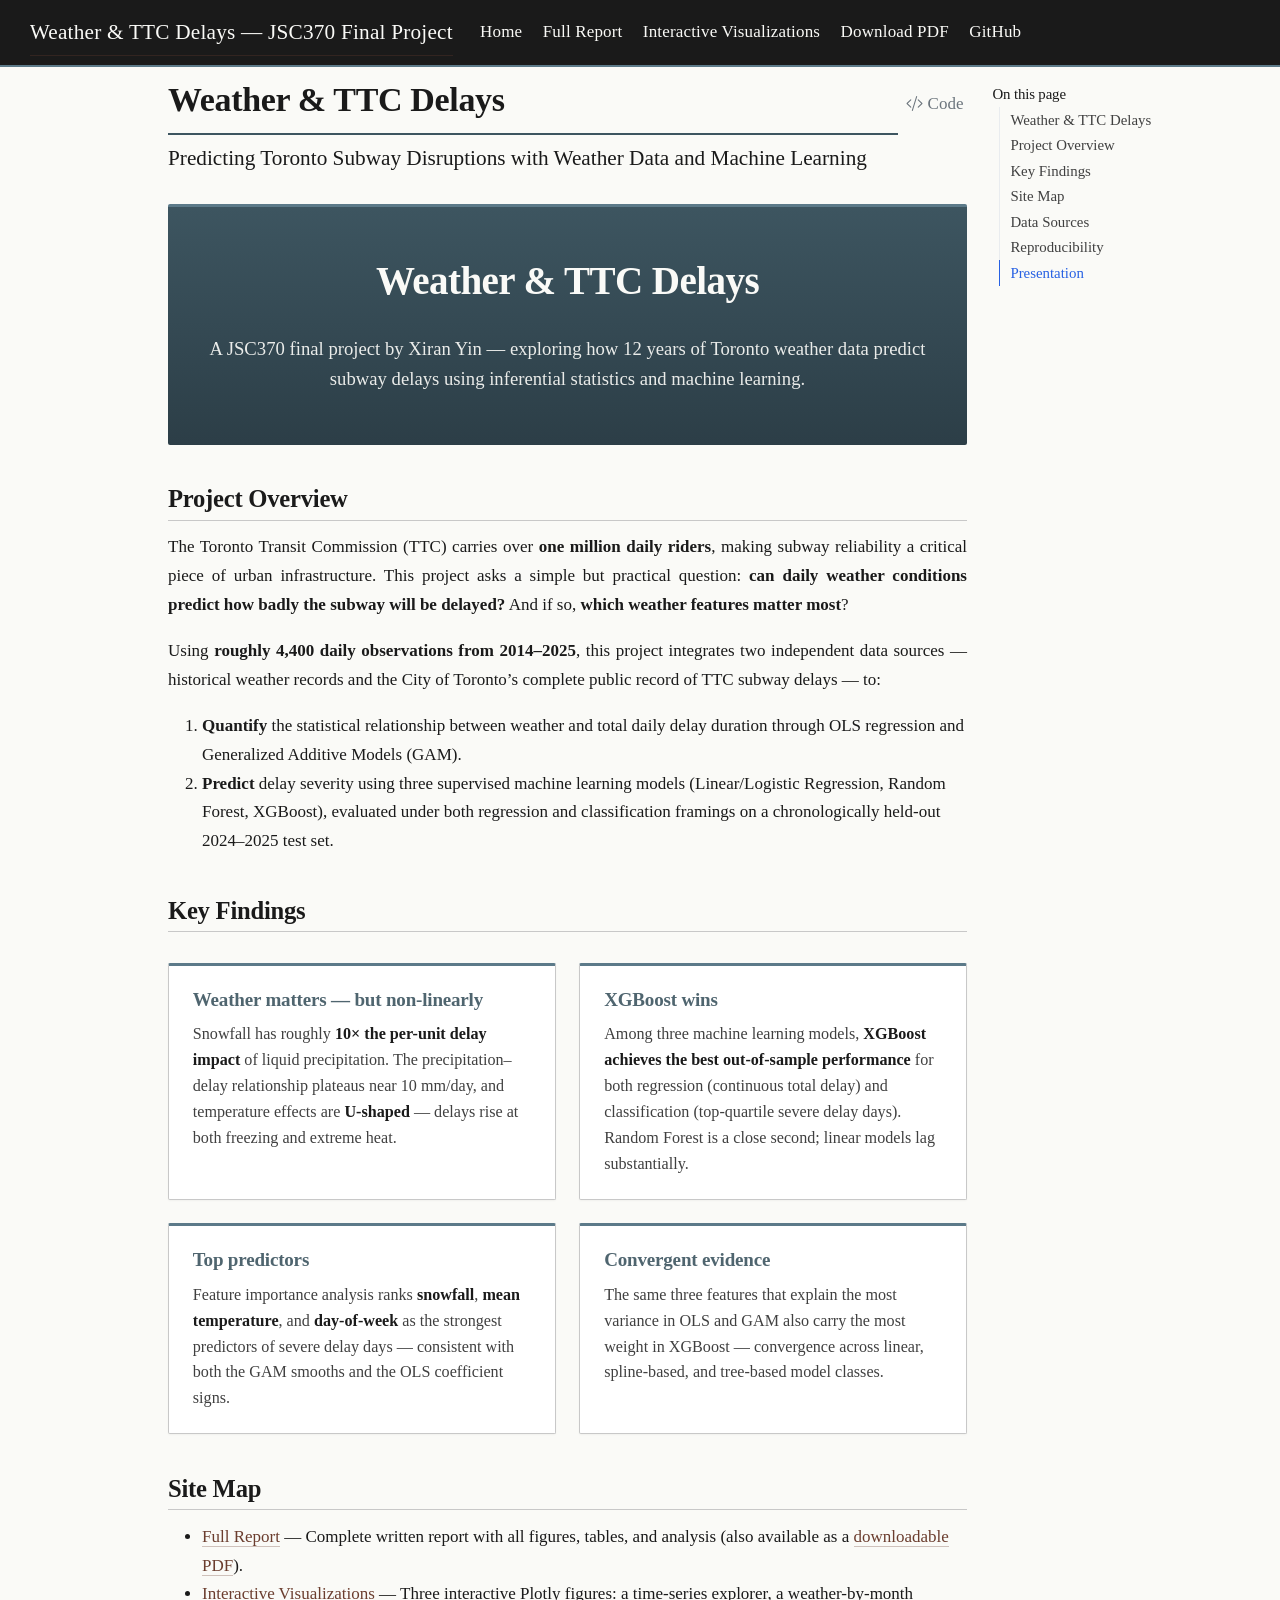
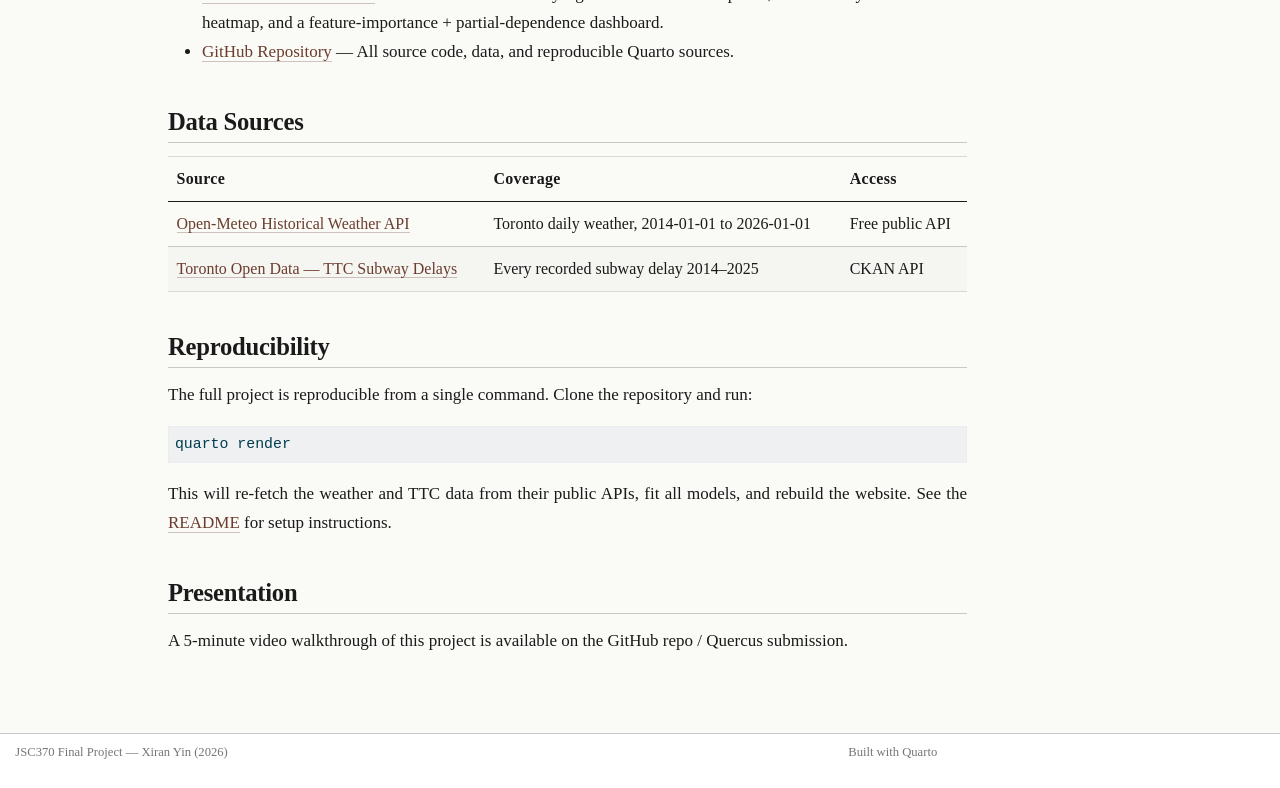
<file: docs/index.html>
<!DOCTYPE html>
<html xmlns="http://www.w3.org/1999/xhtml" lang="en" xml:lang="en"><head>

<meta charset="utf-8">
<meta name="generator" content="quarto-1.8.26">

<meta name="viewport" content="width=device-width, initial-scale=1.0, user-scalable=yes">


<title>Weather &amp; TTC Delays – Weather &amp; TTC Delays — JSC370 Final Project</title>
<style>
code{white-space: pre-wrap;}
span.smallcaps{font-variant: small-caps;}
div.columns{display: flex; gap: min(4vw, 1.5em);}
div.column{flex: auto; overflow-x: auto;}
div.hanging-indent{margin-left: 1.5em; text-indent: -1.5em;}
ul.task-list{list-style: none;}
ul.task-list li input[type="checkbox"] {
  width: 0.8em;
  margin: 0 0.8em 0.2em -1em; /* quarto-specific, see https://github.com/quarto-dev/quarto-cli/issues/4556 */ 
  vertical-align: middle;
}
/* CSS for syntax highlighting */
html { -webkit-text-size-adjust: 100%; }
pre > code.sourceCode { white-space: pre; position: relative; }
pre > code.sourceCode > span { display: inline-block; line-height: 1.25; }
pre > code.sourceCode > span:empty { height: 1.2em; }
.sourceCode { overflow: visible; }
code.sourceCode > span { color: inherit; text-decoration: inherit; }
div.sourceCode { margin: 1em 0; }
pre.sourceCode { margin: 0; }
@media screen {
div.sourceCode { overflow: auto; }
}
@media print {
pre > code.sourceCode { white-space: pre-wrap; }
pre > code.sourceCode > span { text-indent: -5em; padding-left: 5em; }
}
pre.numberSource code
  { counter-reset: source-line 0; }
pre.numberSource code > span
  { position: relative; left: -4em; counter-increment: source-line; }
pre.numberSource code > span > a:first-child::before
  { content: counter(source-line);
    position: relative; left: -1em; text-align: right; vertical-align: baseline;
    border: none; display: inline-block;
    -webkit-touch-callout: none; -webkit-user-select: none;
    -khtml-user-select: none; -moz-user-select: none;
    -ms-user-select: none; user-select: none;
    padding: 0 4px; width: 4em;
  }
pre.numberSource { margin-left: 3em;  padding-left: 4px; }
div.sourceCode
  {   }
@media screen {
pre > code.sourceCode > span > a:first-child::before { text-decoration: underline; }
}
</style>


<script src="site_libs/quarto-nav/quarto-nav.js"></script>
<script src="site_libs/quarto-nav/headroom.min.js"></script>
<script src="site_libs/clipboard/clipboard.min.js"></script>
<script src="site_libs/quarto-search/autocomplete.umd.js"></script>
<script src="site_libs/quarto-search/fuse.min.js"></script>
<script src="site_libs/quarto-search/quarto-search.js"></script>
<meta name="quarto:offset" content="./">
<script src="site_libs/quarto-html/quarto.js" type="module"></script>
<script src="site_libs/quarto-html/tabsets/tabsets.js" type="module"></script>
<script src="site_libs/quarto-html/axe/axe-check.js" type="module"></script>
<script src="site_libs/quarto-html/popper.min.js"></script>
<script src="site_libs/quarto-html/tippy.umd.min.js"></script>
<script src="site_libs/quarto-html/anchor.min.js"></script>
<link href="site_libs/quarto-html/tippy.css" rel="stylesheet">
<link href="site_libs/quarto-html/quarto-syntax-highlighting-587c61ba64f3a5504c4d52d930310e48.css" rel="stylesheet" id="quarto-text-highlighting-styles">
<script src="site_libs/bootstrap/bootstrap.min.js"></script>
<link href="site_libs/bootstrap/bootstrap-icons.css" rel="stylesheet">
<link href="site_libs/bootstrap/bootstrap-f245066ca199b7326ac6b360085ddf3a.min.css" rel="stylesheet" append-hash="true" id="quarto-bootstrap" data-mode="light">
<script id="quarto-search-options" type="application/json">{
  "location": "navbar",
  "copy-button": false,
  "collapse-after": 3,
  "panel-placement": "end",
  "type": "overlay",
  "limit": 50,
  "keyboard-shortcut": [
    "f",
    "/",
    "s"
  ],
  "show-item-context": false,
  "language": {
    "search-no-results-text": "No results",
    "search-matching-documents-text": "matching documents",
    "search-copy-link-title": "Copy link to search",
    "search-hide-matches-text": "Hide additional matches",
    "search-more-match-text": "more match in this document",
    "search-more-matches-text": "more matches in this document",
    "search-clear-button-title": "Clear",
    "search-text-placeholder": "",
    "search-detached-cancel-button-title": "Cancel",
    "search-submit-button-title": "Submit",
    "search-label": "Search"
  }
}</script>


<link rel="stylesheet" href="styles.css">
</head>

<body class="nav-fixed quarto-light">

<div id="quarto-search-results"></div>
  <header id="quarto-header" class="headroom fixed-top">
    <nav class="navbar navbar-expand-lg " data-bs-theme="dark">
      <div class="navbar-container container-fluid">
      <div class="navbar-brand-container mx-auto">
    <a class="navbar-brand" href="./index.html">
    <span class="navbar-title">Weather &amp; TTC Delays — JSC370 Final Project</span>
    </a>
  </div>
          <button class="navbar-toggler" type="button" data-bs-toggle="collapse" data-bs-target="#navbarCollapse" aria-controls="navbarCollapse" role="menu" aria-expanded="false" aria-label="Toggle navigation" onclick="if (window.quartoToggleHeadroom) { window.quartoToggleHeadroom(); }">
  <span class="navbar-toggler-icon"></span>
</button>
          <div class="collapse navbar-collapse" id="navbarCollapse">
            <ul class="navbar-nav navbar-nav-scroll me-auto">
  <li class="nav-item">
    <a class="nav-link active" href="./index.html" aria-current="page"> 
<span class="menu-text">Home</span></a>
  </li>  
  <li class="nav-item">
    <a class="nav-link" href="./final_report.html"> 
<span class="menu-text">Full Report</span></a>
  </li>  
  <li class="nav-item">
    <a class="nav-link" href="./viz.html"> 
<span class="menu-text">Interactive Visualizations</span></a>
  </li>  
  <li class="nav-item">
    <a class="nav-link" href="./final_report.pdf"> 
<span class="menu-text">Download PDF</span></a>
  </li>  
  <li class="nav-item">
    <a class="nav-link" href="https://github.com/xiran-yin/JSC370-finalproject"> 
<span class="menu-text">GitHub</span></a>
  </li>  
</ul>
          </div> <!-- /navcollapse -->
            <div class="quarto-navbar-tools">
</div>
      </div> <!-- /container-fluid -->
    </nav>
</header>
<!-- content -->
<div id="quarto-content" class="quarto-container page-columns page-rows-contents page-layout-article page-navbar">
<!-- sidebar -->
<!-- margin-sidebar -->
    <div id="quarto-margin-sidebar" class="sidebar margin-sidebar">
        <nav id="TOC" role="doc-toc" class="toc-active">
    <h2 id="toc-title">On this page</h2>
   
  <ul>
  <li><a href="#weather-ttc-delays" id="toc-weather-ttc-delays" class="nav-link active" data-scroll-target="#weather-ttc-delays">Weather &amp; TTC Delays</a></li>
  <li><a href="#project-overview" id="toc-project-overview" class="nav-link" data-scroll-target="#project-overview">Project Overview</a></li>
  <li><a href="#key-findings" id="toc-key-findings" class="nav-link" data-scroll-target="#key-findings">Key Findings</a></li>
  <li><a href="#site-map" id="toc-site-map" class="nav-link" data-scroll-target="#site-map">Site Map</a></li>
  <li><a href="#data-sources" id="toc-data-sources" class="nav-link" data-scroll-target="#data-sources">Data Sources</a></li>
  <li><a href="#reproducibility" id="toc-reproducibility" class="nav-link" data-scroll-target="#reproducibility">Reproducibility</a></li>
  <li><a href="#presentation" id="toc-presentation" class="nav-link" data-scroll-target="#presentation">Presentation</a></li>
  </ul>
</nav>
    </div>
<!-- main -->
<main class="content" id="quarto-document-content">

<header id="title-block-header" class="quarto-title-block default">
<div class="quarto-title">
<div class="quarto-title-block"><div><h1 class="title">Weather &amp; TTC Delays</h1><button type="button" class="btn code-tools-button" id="quarto-code-tools-source"><i class="bi"></i> Code</button></div></div>
<p class="subtitle lead">Predicting Toronto Subway Disruptions with Weather Data and Machine Learning</p>
</div>



<div class="quarto-title-meta">

    
  
    
  </div>
  


</header>


<section id="weather-ttc-delays" class="level1 hero">
<h1>Weather &amp; TTC Delays</h1>
<p>A JSC370 final project by Xiran Yin — exploring how 12 years of Toronto weather data predict subway delays using inferential statistics and machine learning.</p>
</section>
<section id="project-overview" class="level2">
<h2 class="anchored" data-anchor-id="project-overview">Project Overview</h2>
<p>The Toronto Transit Commission (TTC) carries over <strong>one million daily riders</strong>, making subway reliability a critical piece of urban infrastructure. This project asks a simple but practical question: <strong>can daily weather conditions predict how badly the subway will be delayed?</strong> And if so, <strong>which weather features matter most</strong>?</p>
<p>Using <strong>roughly 4,400 daily observations from 2014–2025</strong>, this project integrates two independent data sources — historical weather records and the City of Toronto’s complete public record of TTC subway delays — to:</p>
<ol type="1">
<li><strong>Quantify</strong> the statistical relationship between weather and total daily delay duration through OLS regression and Generalized Additive Models (GAM).</li>
<li><strong>Predict</strong> delay severity using three supervised machine learning models (Linear/Logistic Regression, Random Forest, XGBoost), evaluated under both regression and classification framings on a chronologically held-out 2024–2025 test set.</li>
</ol>
</section>
<section id="key-findings" class="level2">
<h2 class="anchored" data-anchor-id="key-findings">Key Findings</h2>
<div class="card-container">
<section id="weather-matters-but-non-linearly" class="level3 card">
<h3 class="anchored" data-anchor-id="weather-matters-but-non-linearly">Weather matters — but non-linearly</h3>
<p>Snowfall has roughly <strong>10× the per-unit delay impact</strong> of liquid precipitation. The precipitation–delay relationship plateaus near 10 mm/day, and temperature effects are <strong>U-shaped</strong> — delays rise at both freezing and extreme heat.</p>
</section>
<section id="xgboost-wins" class="level3 card">
<h3 class="anchored" data-anchor-id="xgboost-wins">XGBoost wins</h3>
<p>Among three machine learning models, <strong>XGBoost achieves the best out-of-sample performance</strong> for both regression (continuous total delay) and classification (top-quartile severe delay days). Random Forest is a close second; linear models lag substantially.</p>
</section>
<section id="top-predictors" class="level3 card">
<h3 class="anchored" data-anchor-id="top-predictors">Top predictors</h3>
<p>Feature importance analysis ranks <strong>snowfall</strong>, <strong>mean temperature</strong>, and <strong>day-of-week</strong> as the strongest predictors of severe delay days — consistent with both the GAM smooths and the OLS coefficient signs.</p>
</section>
<section id="convergent-evidence" class="level3 card">
<h3 class="anchored" data-anchor-id="convergent-evidence">Convergent evidence</h3>
<p>The same three features that explain the most variance in OLS and GAM also carry the most weight in XGBoost — convergence across linear, spline-based, and tree-based model classes.</p>
</section>
</div>
</section>
<section id="site-map" class="level2">
<h2 class="anchored" data-anchor-id="site-map">Site Map</h2>
<ul>
<li><strong><a href="./final_report.html">Full Report</a></strong> — Complete written report with all figures, tables, and analysis (also available as a <a href="final_report.pdf">downloadable PDF</a>).</li>
<li><strong><a href="./viz.html">Interactive Visualizations</a></strong> — Three interactive Plotly figures: a time-series explorer, a weather-by-month heatmap, and a feature-importance + partial-dependence dashboard.</li>
<li><strong><a href="https://github.com/xiran-yin/JSC370-finalproject">GitHub Repository</a></strong> — All source code, data, and reproducible Quarto sources.</li>
</ul>
</section>
<section id="data-sources" class="level2">
<h2 class="anchored" data-anchor-id="data-sources">Data Sources</h2>
<table class="caption-top table">
<thead>
<tr class="header">
<th style="text-align: left;">Source</th>
<th style="text-align: left;">Coverage</th>
<th style="text-align: left;">Access</th>
</tr>
</thead>
<tbody>
<tr class="odd">
<td style="text-align: left;"><a href="https://open-meteo.com/en/docs/historical-weather-api">Open-Meteo Historical Weather API</a></td>
<td style="text-align: left;">Toronto daily weather, 2014-01-01 to 2026-01-01</td>
<td style="text-align: left;">Free public API</td>
</tr>
<tr class="even">
<td style="text-align: left;"><a href="https://open.toronto.ca/dataset/ttc-subway-delay-data/">Toronto Open Data — TTC Subway Delays</a></td>
<td style="text-align: left;">Every recorded subway delay 2014–2025</td>
<td style="text-align: left;">CKAN API</td>
</tr>
</tbody>
</table>
</section>
<section id="reproducibility" class="level2">
<h2 class="anchored" data-anchor-id="reproducibility">Reproducibility</h2>
<p>The full project is reproducible from a single command. Clone the repository and run:</p>
<div class="code-copy-outer-scaffold"><div class="sourceCode" id="cb1"><pre class="sourceCode bash code-with-copy"><code class="sourceCode bash"><span id="cb1-1"><a href="#cb1-1" aria-hidden="true" tabindex="-1"></a><span class="ex">quarto</span> render</span></code></pre></div><button title="Copy to Clipboard" class="code-copy-button"><i class="bi"></i></button></div>
<p>This will re-fetch the weather and TTC data from their public APIs, fit all models, and rebuild the website. See the <a href="https://github.com/xiran-yin/JSC370-finalproject/blob/main/README.md">README</a> for setup instructions.</p>
</section>
<section id="presentation" class="level2">
<h2 class="anchored" data-anchor-id="presentation">Presentation</h2>
<p>A 5-minute video walkthrough of this project is available on the GitHub repo / Quercus submission.</p>


<!-- -->

</section>

</main> <!-- /main -->
<script id="quarto-html-after-body" type="application/javascript">
  window.document.addEventListener("DOMContentLoaded", function (event) {
    const icon = "";
    const anchorJS = new window.AnchorJS();
    anchorJS.options = {
      placement: 'right',
      icon: icon
    };
    anchorJS.add('.anchored');
    const isCodeAnnotation = (el) => {
      for (const clz of el.classList) {
        if (clz.startsWith('code-annotation-')) {                     
          return true;
        }
      }
      return false;
    }
    const onCopySuccess = function(e) {
      // button target
      const button = e.trigger;
      // don't keep focus
      button.blur();
      // flash "checked"
      button.classList.add('code-copy-button-checked');
      var currentTitle = button.getAttribute("title");
      button.setAttribute("title", "Copied!");
      let tooltip;
      if (window.bootstrap) {
        button.setAttribute("data-bs-toggle", "tooltip");
        button.setAttribute("data-bs-placement", "left");
        button.setAttribute("data-bs-title", "Copied!");
        tooltip = new bootstrap.Tooltip(button, 
          { trigger: "manual", 
            customClass: "code-copy-button-tooltip",
            offset: [0, -8]});
        tooltip.show();    
      }
      setTimeout(function() {
        if (tooltip) {
          tooltip.hide();
          button.removeAttribute("data-bs-title");
          button.removeAttribute("data-bs-toggle");
          button.removeAttribute("data-bs-placement");
        }
        button.setAttribute("title", currentTitle);
        button.classList.remove('code-copy-button-checked');
      }, 1000);
      // clear code selection
      e.clearSelection();
    }
    const getTextToCopy = function(trigger) {
      const outerScaffold = trigger.parentElement.cloneNode(true);
      const codeEl = outerScaffold.querySelector('code');
      for (const childEl of codeEl.children) {
        if (isCodeAnnotation(childEl)) {
          childEl.remove();
        }
      }
      return codeEl.innerText;
    }
    const clipboard = new window.ClipboardJS('.code-copy-button:not([data-in-quarto-modal])', {
      text: getTextToCopy
    });
    clipboard.on('success', onCopySuccess);
    if (window.document.getElementById('quarto-embedded-source-code-modal')) {
      const clipboardModal = new window.ClipboardJS('.code-copy-button[data-in-quarto-modal]', {
        text: getTextToCopy,
        container: window.document.getElementById('quarto-embedded-source-code-modal')
      });
      clipboardModal.on('success', onCopySuccess);
    }
    const viewSource = window.document.getElementById('quarto-view-source') ||
                       window.document.getElementById('quarto-code-tools-source');
    if (viewSource) {
      const sourceUrl = viewSource.getAttribute("data-quarto-source-url");
      viewSource.addEventListener("click", function(e) {
        if (sourceUrl) {
          // rstudio viewer pane
          if (/\bcapabilities=\b/.test(window.location)) {
            window.open(sourceUrl);
          } else {
            window.location.href = sourceUrl;
          }
        } else {
          const modal = new bootstrap.Modal(document.getElementById('quarto-embedded-source-code-modal'));
          modal.show();
        }
        return false;
      });
    }
    function toggleCodeHandler(show) {
      return function(e) {
        const detailsSrc = window.document.querySelectorAll(".cell > details > .sourceCode");
        for (let i=0; i<detailsSrc.length; i++) {
          const details = detailsSrc[i].parentElement;
          if (show) {
            details.open = true;
          } else {
            details.removeAttribute("open");
          }
        }
        const cellCodeDivs = window.document.querySelectorAll(".cell > .sourceCode");
        const fromCls = show ? "hidden" : "unhidden";
        const toCls = show ? "unhidden" : "hidden";
        for (let i=0; i<cellCodeDivs.length; i++) {
          const codeDiv = cellCodeDivs[i];
          if (codeDiv.classList.contains(fromCls)) {
            codeDiv.classList.remove(fromCls);
            codeDiv.classList.add(toCls);
          } 
        }
        return false;
      }
    }
    const hideAllCode = window.document.getElementById("quarto-hide-all-code");
    if (hideAllCode) {
      hideAllCode.addEventListener("click", toggleCodeHandler(false));
    }
    const showAllCode = window.document.getElementById("quarto-show-all-code");
    if (showAllCode) {
      showAllCode.addEventListener("click", toggleCodeHandler(true));
    }
      var localhostRegex = new RegExp(/^(?:http|https):\/\/localhost\:?[0-9]*\//);
      var mailtoRegex = new RegExp(/^mailto:/);
        var filterRegex = new RegExp('/' + window.location.host + '/');
      var isInternal = (href) => {
          return filterRegex.test(href) || localhostRegex.test(href) || mailtoRegex.test(href);
      }
      // Inspect non-navigation links and adorn them if external
     var links = window.document.querySelectorAll('a[href]:not(.nav-link):not(.navbar-brand):not(.toc-action):not(.sidebar-link):not(.sidebar-item-toggle):not(.pagination-link):not(.no-external):not([aria-hidden]):not(.dropdown-item):not(.quarto-navigation-tool):not(.about-link)');
      for (var i=0; i<links.length; i++) {
        const link = links[i];
        if (!isInternal(link.href)) {
          // undo the damage that might have been done by quarto-nav.js in the case of
          // links that we want to consider external
          if (link.dataset.originalHref !== undefined) {
            link.href = link.dataset.originalHref;
          }
        }
      }
    function tippyHover(el, contentFn, onTriggerFn, onUntriggerFn) {
      const config = {
        allowHTML: true,
        maxWidth: 500,
        delay: 100,
        arrow: false,
        appendTo: function(el) {
            return el.parentElement;
        },
        interactive: true,
        interactiveBorder: 10,
        theme: 'quarto',
        placement: 'bottom-start',
      };
      if (contentFn) {
        config.content = contentFn;
      }
      if (onTriggerFn) {
        config.onTrigger = onTriggerFn;
      }
      if (onUntriggerFn) {
        config.onUntrigger = onUntriggerFn;
      }
      window.tippy(el, config); 
    }
    const noterefs = window.document.querySelectorAll('a[role="doc-noteref"]');
    for (var i=0; i<noterefs.length; i++) {
      const ref = noterefs[i];
      tippyHover(ref, function() {
        // use id or data attribute instead here
        let href = ref.getAttribute('data-footnote-href') || ref.getAttribute('href');
        try { href = new URL(href).hash; } catch {}
        const id = href.replace(/^#\/?/, "");
        const note = window.document.getElementById(id);
        if (note) {
          return note.innerHTML;
        } else {
          return "";
        }
      });
    }
    const xrefs = window.document.querySelectorAll('a.quarto-xref');
    const processXRef = (id, note) => {
      // Strip column container classes
      const stripColumnClz = (el) => {
        el.classList.remove("page-full", "page-columns");
        if (el.children) {
          for (const child of el.children) {
            stripColumnClz(child);
          }
        }
      }
      stripColumnClz(note)
      if (id === null || id.startsWith('sec-')) {
        // Special case sections, only their first couple elements
        const container = document.createElement("div");
        if (note.children && note.children.length > 2) {
          container.appendChild(note.children[0].cloneNode(true));
          for (let i = 1; i < note.children.length; i++) {
            const child = note.children[i];
            if (child.tagName === "P" && child.innerText === "") {
              continue;
            } else {
              container.appendChild(child.cloneNode(true));
              break;
            }
          }
          if (window.Quarto?.typesetMath) {
            window.Quarto.typesetMath(container);
          }
          return container.innerHTML
        } else {
          if (window.Quarto?.typesetMath) {
            window.Quarto.typesetMath(note);
          }
          return note.innerHTML;
        }
      } else {
        // Remove any anchor links if they are present
        const anchorLink = note.querySelector('a.anchorjs-link');
        if (anchorLink) {
          anchorLink.remove();
        }
        if (window.Quarto?.typesetMath) {
          window.Quarto.typesetMath(note);
        }
        if (note.classList.contains("callout")) {
          return note.outerHTML;
        } else {
          return note.innerHTML;
        }
      }
    }
    for (var i=0; i<xrefs.length; i++) {
      const xref = xrefs[i];
      tippyHover(xref, undefined, function(instance) {
        instance.disable();
        let url = xref.getAttribute('href');
        let hash = undefined; 
        if (url.startsWith('#')) {
          hash = url;
        } else {
          try { hash = new URL(url).hash; } catch {}
        }
        if (hash) {
          const id = hash.replace(/^#\/?/, "");
          const note = window.document.getElementById(id);
          if (note !== null) {
            try {
              const html = processXRef(id, note.cloneNode(true));
              instance.setContent(html);
            } finally {
              instance.enable();
              instance.show();
            }
          } else {
            // See if we can fetch this
            fetch(url.split('#')[0])
            .then(res => res.text())
            .then(html => {
              const parser = new DOMParser();
              const htmlDoc = parser.parseFromString(html, "text/html");
              const note = htmlDoc.getElementById(id);
              if (note !== null) {
                const html = processXRef(id, note);
                instance.setContent(html);
              } 
            }).finally(() => {
              instance.enable();
              instance.show();
            });
          }
        } else {
          // See if we can fetch a full url (with no hash to target)
          // This is a special case and we should probably do some content thinning / targeting
          fetch(url)
          .then(res => res.text())
          .then(html => {
            const parser = new DOMParser();
            const htmlDoc = parser.parseFromString(html, "text/html");
            const note = htmlDoc.querySelector('main.content');
            if (note !== null) {
              // This should only happen for chapter cross references
              // (since there is no id in the URL)
              // remove the first header
              if (note.children.length > 0 && note.children[0].tagName === "HEADER") {
                note.children[0].remove();
              }
              const html = processXRef(null, note);
              instance.setContent(html);
            } 
          }).finally(() => {
            instance.enable();
            instance.show();
          });
        }
      }, function(instance) {
      });
    }
        let selectedAnnoteEl;
        const selectorForAnnotation = ( cell, annotation) => {
          let cellAttr = 'data-code-cell="' + cell + '"';
          let lineAttr = 'data-code-annotation="' +  annotation + '"';
          const selector = 'span[' + cellAttr + '][' + lineAttr + ']';
          return selector;
        }
        const selectCodeLines = (annoteEl) => {
          const doc = window.document;
          const targetCell = annoteEl.getAttribute("data-target-cell");
          const targetAnnotation = annoteEl.getAttribute("data-target-annotation");
          const annoteSpan = window.document.querySelector(selectorForAnnotation(targetCell, targetAnnotation));
          const lines = annoteSpan.getAttribute("data-code-lines").split(",");
          const lineIds = lines.map((line) => {
            return targetCell + "-" + line;
          })
          let top = null;
          let height = null;
          let parent = null;
          if (lineIds.length > 0) {
              //compute the position of the single el (top and bottom and make a div)
              const el = window.document.getElementById(lineIds[0]);
              top = el.offsetTop;
              height = el.offsetHeight;
              parent = el.parentElement.parentElement;
            if (lineIds.length > 1) {
              const lastEl = window.document.getElementById(lineIds[lineIds.length - 1]);
              const bottom = lastEl.offsetTop + lastEl.offsetHeight;
              height = bottom - top;
            }
            if (top !== null && height !== null && parent !== null) {
              // cook up a div (if necessary) and position it 
              let div = window.document.getElementById("code-annotation-line-highlight");
              if (div === null) {
                div = window.document.createElement("div");
                div.setAttribute("id", "code-annotation-line-highlight");
                div.style.position = 'absolute';
                parent.appendChild(div);
              }
              div.style.top = top - 2 + "px";
              div.style.height = height + 4 + "px";
              div.style.left = 0;
              let gutterDiv = window.document.getElementById("code-annotation-line-highlight-gutter");
              if (gutterDiv === null) {
                gutterDiv = window.document.createElement("div");
                gutterDiv.setAttribute("id", "code-annotation-line-highlight-gutter");
                gutterDiv.style.position = 'absolute';
                const codeCell = window.document.getElementById(targetCell);
                const gutter = codeCell.querySelector('.code-annotation-gutter');
                gutter.appendChild(gutterDiv);
              }
              gutterDiv.style.top = top - 2 + "px";
              gutterDiv.style.height = height + 4 + "px";
            }
            selectedAnnoteEl = annoteEl;
          }
        };
        const unselectCodeLines = () => {
          const elementsIds = ["code-annotation-line-highlight", "code-annotation-line-highlight-gutter"];
          elementsIds.forEach((elId) => {
            const div = window.document.getElementById(elId);
            if (div) {
              div.remove();
            }
          });
          selectedAnnoteEl = undefined;
        };
          // Handle positioning of the toggle
      window.addEventListener(
        "resize",
        throttle(() => {
          elRect = undefined;
          if (selectedAnnoteEl) {
            selectCodeLines(selectedAnnoteEl);
          }
        }, 10)
      );
      function throttle(fn, ms) {
      let throttle = false;
      let timer;
        return (...args) => {
          if(!throttle) { // first call gets through
              fn.apply(this, args);
              throttle = true;
          } else { // all the others get throttled
              if(timer) clearTimeout(timer); // cancel #2
              timer = setTimeout(() => {
                fn.apply(this, args);
                timer = throttle = false;
              }, ms);
          }
        };
      }
        // Attach click handler to the DT
        const annoteDls = window.document.querySelectorAll('dt[data-target-cell]');
        for (const annoteDlNode of annoteDls) {
          annoteDlNode.addEventListener('click', (event) => {
            const clickedEl = event.target;
            if (clickedEl !== selectedAnnoteEl) {
              unselectCodeLines();
              const activeEl = window.document.querySelector('dt[data-target-cell].code-annotation-active');
              if (activeEl) {
                activeEl.classList.remove('code-annotation-active');
              }
              selectCodeLines(clickedEl);
              clickedEl.classList.add('code-annotation-active');
            } else {
              // Unselect the line
              unselectCodeLines();
              clickedEl.classList.remove('code-annotation-active');
            }
          });
        }
    const findCites = (el) => {
      const parentEl = el.parentElement;
      if (parentEl) {
        const cites = parentEl.dataset.cites;
        if (cites) {
          return {
            el,
            cites: cites.split(' ')
          };
        } else {
          return findCites(el.parentElement)
        }
      } else {
        return undefined;
      }
    };
    var bibliorefs = window.document.querySelectorAll('a[role="doc-biblioref"]');
    for (var i=0; i<bibliorefs.length; i++) {
      const ref = bibliorefs[i];
      const citeInfo = findCites(ref);
      if (citeInfo) {
        tippyHover(citeInfo.el, function() {
          var popup = window.document.createElement('div');
          citeInfo.cites.forEach(function(cite) {
            var citeDiv = window.document.createElement('div');
            citeDiv.classList.add('hanging-indent');
            citeDiv.classList.add('csl-entry');
            var biblioDiv = window.document.getElementById('ref-' + cite);
            if (biblioDiv) {
              citeDiv.innerHTML = biblioDiv.innerHTML;
            }
            popup.appendChild(citeDiv);
          });
          return popup.innerHTML;
        });
      }
    }
  });
  </script><div class="modal fade" id="quarto-embedded-source-code-modal" tabindex="-1" aria-labelledby="quarto-embedded-source-code-modal-label" aria-hidden="true"><div class="modal-dialog modal-dialog-scrollable"><div class="modal-content"><div class="modal-header"><h5 class="modal-title" id="quarto-embedded-source-code-modal-label">Source Code</h5><button class="btn-close" data-bs-dismiss="modal"></button></div><div class="modal-body"><div class="">
<div class="code-copy-outer-scaffold"><div class="sourceCode" id="cb2" data-shortcodes="false"><pre class="sourceCode markdown code-with-copy"><code class="sourceCode markdown"><span id="cb2-1"><a href="#cb2-1" aria-hidden="true" tabindex="-1"></a><span class="co">---</span></span>
<span id="cb2-2"><a href="#cb2-2" aria-hidden="true" tabindex="-1"></a><span class="an">title:</span><span class="co"> "Weather &amp; TTC Delays"</span></span>
<span id="cb2-3"><a href="#cb2-3" aria-hidden="true" tabindex="-1"></a><span class="an">subtitle:</span><span class="co"> "Predicting Toronto Subway Disruptions with Weather Data and Machine Learning"</span></span>
<span id="cb2-4"><a href="#cb2-4" aria-hidden="true" tabindex="-1"></a><span class="co">---</span></span>
<span id="cb2-5"><a href="#cb2-5" aria-hidden="true" tabindex="-1"></a></span>
<span id="cb2-6"><a href="#cb2-6" aria-hidden="true" tabindex="-1"></a>::: {.hero}</span>
<span id="cb2-7"><a href="#cb2-7" aria-hidden="true" tabindex="-1"></a><span class="fu"># Weather &amp; TTC Delays</span></span>
<span id="cb2-8"><a href="#cb2-8" aria-hidden="true" tabindex="-1"></a>A JSC370 final project by Xiran Yin — exploring how 12 years of Toronto weather data predict subway delays using inferential statistics and machine learning.</span>
<span id="cb2-9"><a href="#cb2-9" aria-hidden="true" tabindex="-1"></a>:::</span>
<span id="cb2-10"><a href="#cb2-10" aria-hidden="true" tabindex="-1"></a></span>
<span id="cb2-11"><a href="#cb2-11" aria-hidden="true" tabindex="-1"></a><span class="fu">## Project Overview</span></span>
<span id="cb2-12"><a href="#cb2-12" aria-hidden="true" tabindex="-1"></a></span>
<span id="cb2-13"><a href="#cb2-13" aria-hidden="true" tabindex="-1"></a>The Toronto Transit Commission (TTC) carries over **one million daily riders**, making subway reliability a critical piece of urban infrastructure. This project asks a simple but practical question: **can daily weather conditions predict how badly the subway will be delayed?** And if so, **which weather features matter most**?</span>
<span id="cb2-14"><a href="#cb2-14" aria-hidden="true" tabindex="-1"></a></span>
<span id="cb2-15"><a href="#cb2-15" aria-hidden="true" tabindex="-1"></a>Using **roughly 4,400 daily observations from 2014–2025**, this project integrates two independent data sources — historical weather records and the City of Toronto's complete public record of TTC subway delays — to:</span>
<span id="cb2-16"><a href="#cb2-16" aria-hidden="true" tabindex="-1"></a></span>
<span id="cb2-17"><a href="#cb2-17" aria-hidden="true" tabindex="-1"></a><span class="ss">1. </span>**Quantify** the statistical relationship between weather and total daily delay duration through OLS regression and Generalized Additive Models (GAM).</span>
<span id="cb2-18"><a href="#cb2-18" aria-hidden="true" tabindex="-1"></a><span class="ss">2. </span>**Predict** delay severity using three supervised machine learning models (Linear/Logistic Regression, Random Forest, XGBoost), evaluated under both regression and classification framings on a chronologically held-out 2024–2025 test set.</span>
<span id="cb2-19"><a href="#cb2-19" aria-hidden="true" tabindex="-1"></a></span>
<span id="cb2-20"><a href="#cb2-20" aria-hidden="true" tabindex="-1"></a><span class="fu">## Key Findings</span></span>
<span id="cb2-21"><a href="#cb2-21" aria-hidden="true" tabindex="-1"></a></span>
<span id="cb2-22"><a href="#cb2-22" aria-hidden="true" tabindex="-1"></a>::: {.card-container}</span>
<span id="cb2-23"><a href="#cb2-23" aria-hidden="true" tabindex="-1"></a></span>
<span id="cb2-24"><a href="#cb2-24" aria-hidden="true" tabindex="-1"></a>::: {.card}</span>
<span id="cb2-25"><a href="#cb2-25" aria-hidden="true" tabindex="-1"></a><span class="fu">### Weather matters — but non-linearly</span></span>
<span id="cb2-26"><a href="#cb2-26" aria-hidden="true" tabindex="-1"></a>Snowfall has roughly **10× the per-unit delay impact** of liquid precipitation. The precipitation–delay relationship plateaus near 10 mm/day, and temperature effects are **U-shaped** — delays rise at both freezing and extreme heat.</span>
<span id="cb2-27"><a href="#cb2-27" aria-hidden="true" tabindex="-1"></a>:::</span>
<span id="cb2-28"><a href="#cb2-28" aria-hidden="true" tabindex="-1"></a></span>
<span id="cb2-29"><a href="#cb2-29" aria-hidden="true" tabindex="-1"></a>::: {.card}</span>
<span id="cb2-30"><a href="#cb2-30" aria-hidden="true" tabindex="-1"></a><span class="fu">### XGBoost wins</span></span>
<span id="cb2-31"><a href="#cb2-31" aria-hidden="true" tabindex="-1"></a>Among three machine learning models, **XGBoost achieves the best out-of-sample performance** for both regression (continuous total delay) and classification (top-quartile severe delay days). Random Forest is a close second; linear models lag substantially.</span>
<span id="cb2-32"><a href="#cb2-32" aria-hidden="true" tabindex="-1"></a>:::</span>
<span id="cb2-33"><a href="#cb2-33" aria-hidden="true" tabindex="-1"></a></span>
<span id="cb2-34"><a href="#cb2-34" aria-hidden="true" tabindex="-1"></a>::: {.card}</span>
<span id="cb2-35"><a href="#cb2-35" aria-hidden="true" tabindex="-1"></a><span class="fu">### Top predictors</span></span>
<span id="cb2-36"><a href="#cb2-36" aria-hidden="true" tabindex="-1"></a>Feature importance analysis ranks **snowfall**, **mean temperature**, and **day-of-week** as the strongest predictors of severe delay days — consistent with both the GAM smooths and the OLS coefficient signs.</span>
<span id="cb2-37"><a href="#cb2-37" aria-hidden="true" tabindex="-1"></a>:::</span>
<span id="cb2-38"><a href="#cb2-38" aria-hidden="true" tabindex="-1"></a></span>
<span id="cb2-39"><a href="#cb2-39" aria-hidden="true" tabindex="-1"></a>::: {.card}</span>
<span id="cb2-40"><a href="#cb2-40" aria-hidden="true" tabindex="-1"></a><span class="fu">### Convergent evidence</span></span>
<span id="cb2-41"><a href="#cb2-41" aria-hidden="true" tabindex="-1"></a>The same three features that explain the most variance in OLS and GAM also carry the most weight in XGBoost — convergence across linear, spline-based, and tree-based model classes.</span>
<span id="cb2-42"><a href="#cb2-42" aria-hidden="true" tabindex="-1"></a>:::</span>
<span id="cb2-43"><a href="#cb2-43" aria-hidden="true" tabindex="-1"></a></span>
<span id="cb2-44"><a href="#cb2-44" aria-hidden="true" tabindex="-1"></a>:::</span>
<span id="cb2-45"><a href="#cb2-45" aria-hidden="true" tabindex="-1"></a></span>
<span id="cb2-46"><a href="#cb2-46" aria-hidden="true" tabindex="-1"></a><span class="fu">## Site Map</span></span>
<span id="cb2-47"><a href="#cb2-47" aria-hidden="true" tabindex="-1"></a></span>
<span id="cb2-48"><a href="#cb2-48" aria-hidden="true" tabindex="-1"></a><span class="ss">- </span>**[Full Report](final_report.qmd)** — Complete written report with all figures, tables, and analysis (also available as a <span class="co">[</span><span class="ot">downloadable PDF</span><span class="co">](final_report.pdf)</span>).</span>
<span id="cb2-49"><a href="#cb2-49" aria-hidden="true" tabindex="-1"></a><span class="ss">- </span>**[Interactive Visualizations](viz.qmd)** — Three interactive Plotly figures: a time-series explorer, a weather-by-month heatmap, and a feature-importance + partial-dependence dashboard.</span>
<span id="cb2-50"><a href="#cb2-50" aria-hidden="true" tabindex="-1"></a><span class="ss">- </span>**[GitHub Repository](https://github.com/xiran-yin/JSC370-finalproject)** — All source code, data, and reproducible Quarto sources.</span>
<span id="cb2-51"><a href="#cb2-51" aria-hidden="true" tabindex="-1"></a></span>
<span id="cb2-52"><a href="#cb2-52" aria-hidden="true" tabindex="-1"></a><span class="fu">## Data Sources</span></span>
<span id="cb2-53"><a href="#cb2-53" aria-hidden="true" tabindex="-1"></a></span>
<span id="cb2-54"><a href="#cb2-54" aria-hidden="true" tabindex="-1"></a><span class="pp">|</span> Source <span class="pp">|</span> Coverage <span class="pp">|</span> Access <span class="pp">|</span></span>
<span id="cb2-55"><a href="#cb2-55" aria-hidden="true" tabindex="-1"></a><span class="pp">|:-------|:---------|:-------|</span></span>
<span id="cb2-56"><a href="#cb2-56" aria-hidden="true" tabindex="-1"></a><span class="pp">|</span> <span class="co">[</span><span class="ot">Open-Meteo Historical Weather API</span><span class="co">](https://open-meteo.com/en/docs/historical-weather-api)</span> <span class="pp">|</span> Toronto daily weather, 2014-01-01 to 2026-01-01 <span class="pp">|</span> Free public API <span class="pp">|</span></span>
<span id="cb2-57"><a href="#cb2-57" aria-hidden="true" tabindex="-1"></a><span class="pp">|</span> <span class="co">[</span><span class="ot">Toronto Open Data — TTC Subway Delays</span><span class="co">](https://open.toronto.ca/dataset/ttc-subway-delay-data/)</span> <span class="pp">|</span> Every recorded subway delay 2014–2025 <span class="pp">|</span> CKAN API <span class="pp">|</span></span>
<span id="cb2-58"><a href="#cb2-58" aria-hidden="true" tabindex="-1"></a></span>
<span id="cb2-59"><a href="#cb2-59" aria-hidden="true" tabindex="-1"></a><span class="fu">## Reproducibility</span></span>
<span id="cb2-60"><a href="#cb2-60" aria-hidden="true" tabindex="-1"></a></span>
<span id="cb2-61"><a href="#cb2-61" aria-hidden="true" tabindex="-1"></a>The full project is reproducible from a single command. Clone the repository and run:</span>
<span id="cb2-62"><a href="#cb2-62" aria-hidden="true" tabindex="-1"></a></span>
<span id="cb2-63"><a href="#cb2-63" aria-hidden="true" tabindex="-1"></a><span class="in">```bash</span></span>
<span id="cb2-64"><a href="#cb2-64" aria-hidden="true" tabindex="-1"></a><span class="ex">quarto</span> render</span>
<span id="cb2-65"><a href="#cb2-65" aria-hidden="true" tabindex="-1"></a><span class="in">```</span></span>
<span id="cb2-66"><a href="#cb2-66" aria-hidden="true" tabindex="-1"></a></span>
<span id="cb2-67"><a href="#cb2-67" aria-hidden="true" tabindex="-1"></a>This will re-fetch the weather and TTC data from their public APIs, fit all models, and rebuild the website. See the <span class="co">[</span><span class="ot">README</span><span class="co">](https://github.com/xiran-yin/JSC370-finalproject/blob/main/README.md)</span> for setup instructions.</span>
<span id="cb2-68"><a href="#cb2-68" aria-hidden="true" tabindex="-1"></a></span>
<span id="cb2-69"><a href="#cb2-69" aria-hidden="true" tabindex="-1"></a><span class="fu">## Presentation</span></span>
<span id="cb2-70"><a href="#cb2-70" aria-hidden="true" tabindex="-1"></a></span>
<span id="cb2-71"><a href="#cb2-71" aria-hidden="true" tabindex="-1"></a>A 5-minute video walkthrough of this project is available on the GitHub repo / Quercus submission.</span></code></pre></div><button title="Copy to Clipboard" class="code-copy-button" data-in-quarto-modal=""><i class="bi"></i></button></div>
</div></div></div></div></div>
</div> <!-- /content -->
<footer class="footer">
  <div class="nav-footer">
    <div class="nav-footer-left">
<p>JSC370 Final Project — Xiran Yin (2026)</p>
</div>   
    <div class="nav-footer-center">
      &nbsp;
    </div>
    <div class="nav-footer-right">
<p>Built with Quarto</p>
</div>
  </div>
</footer>




</body></html>
</file>
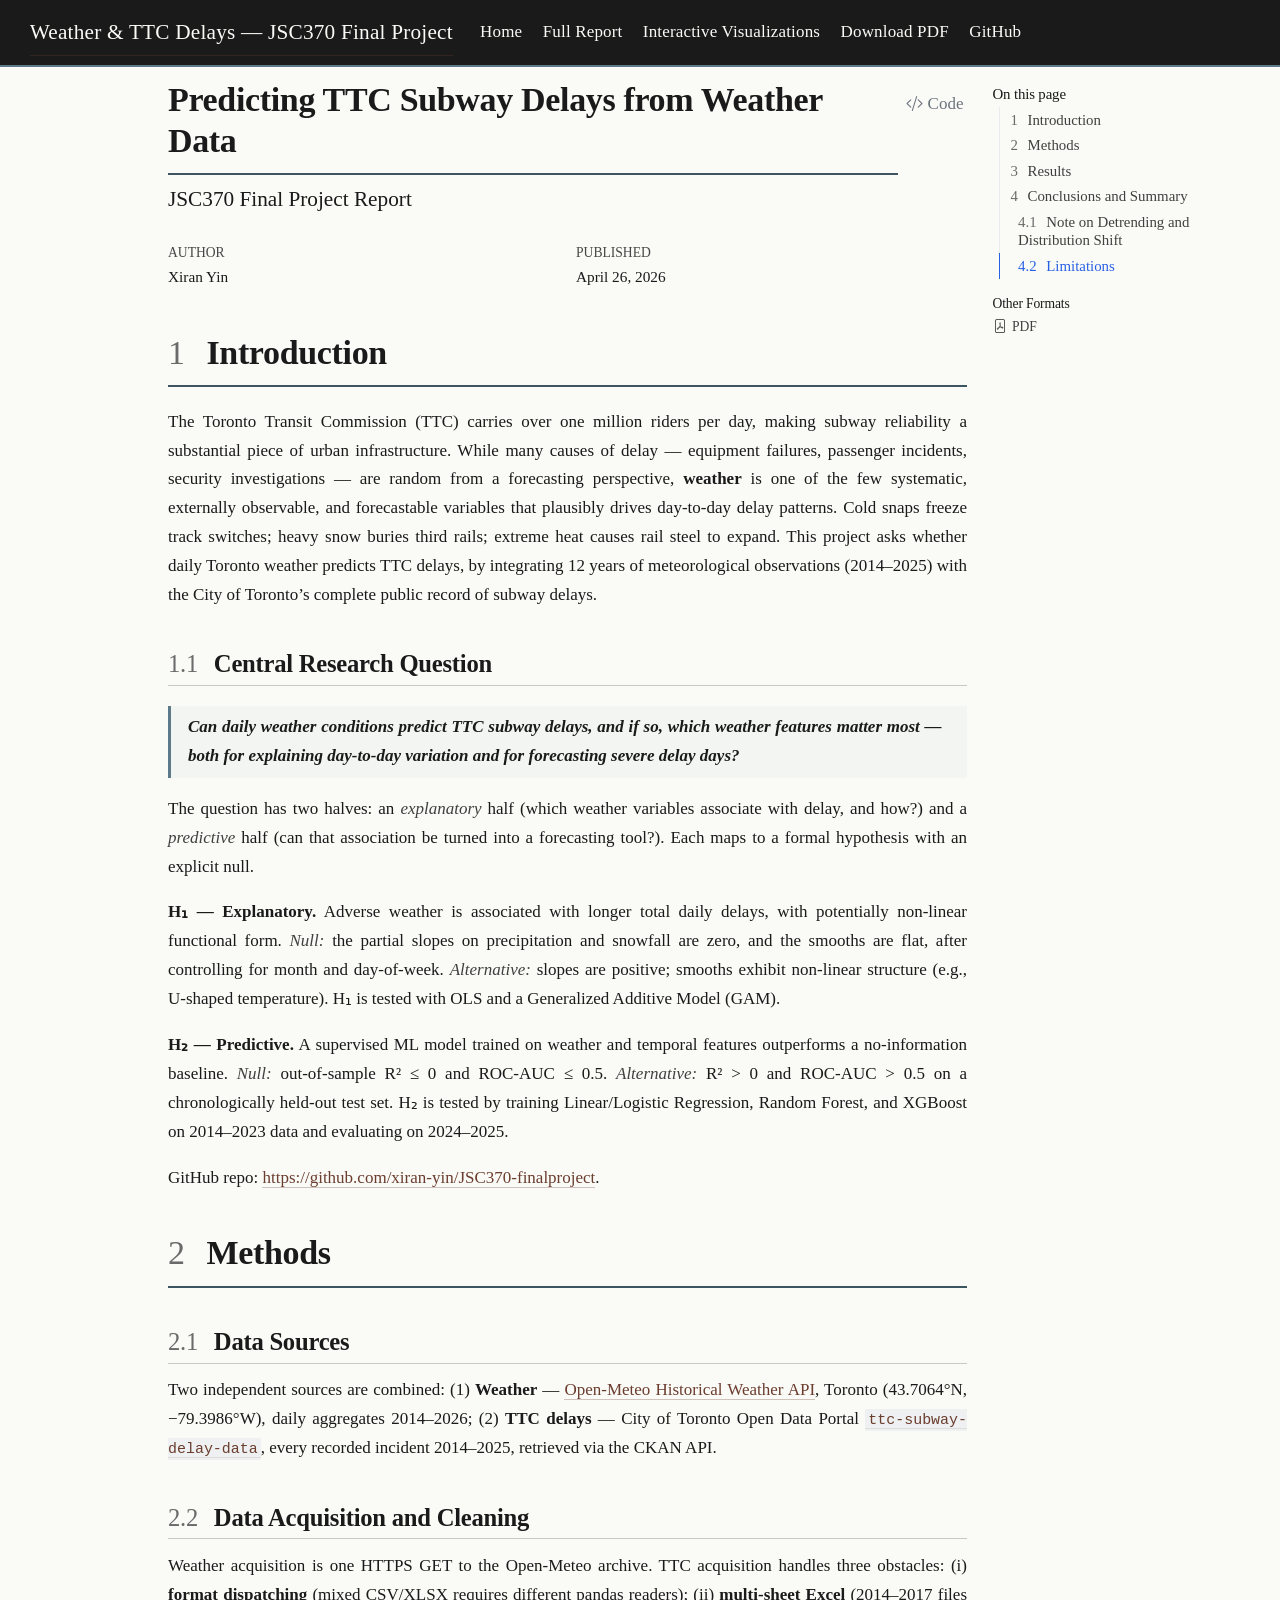
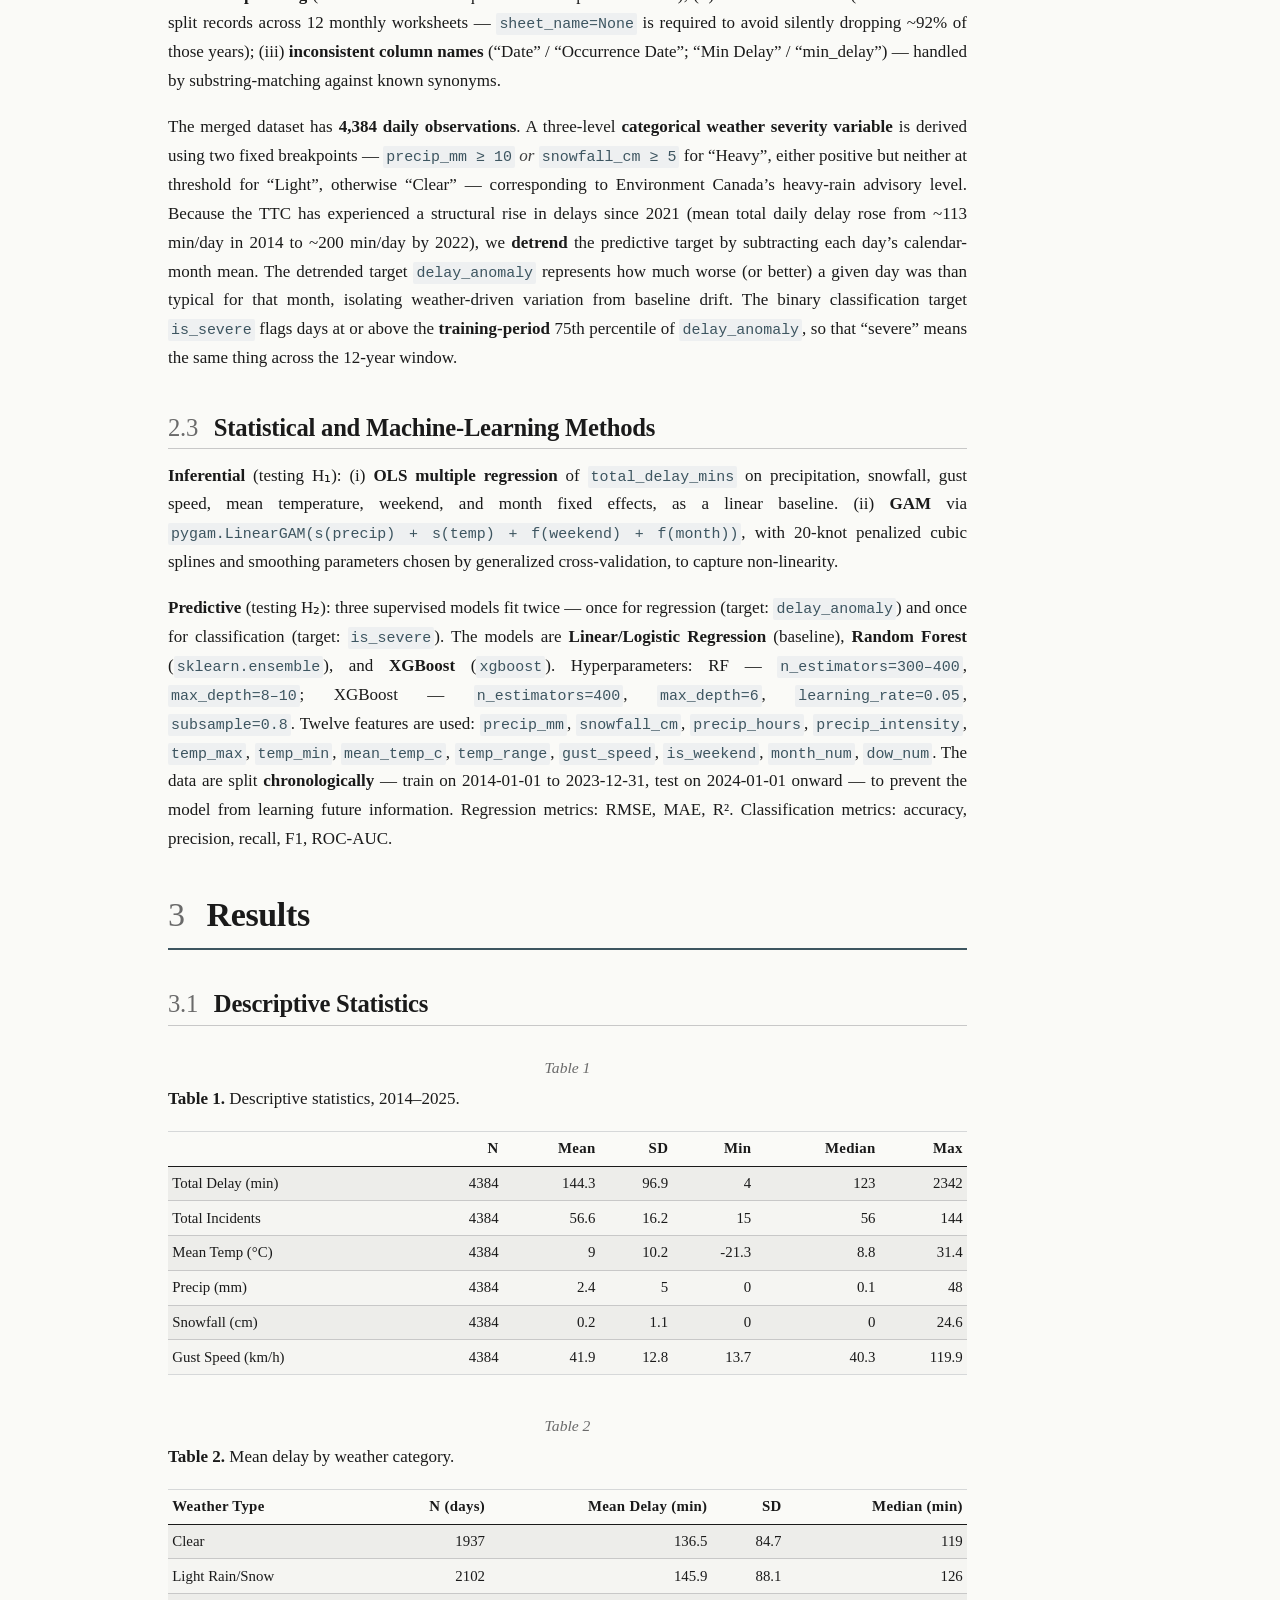
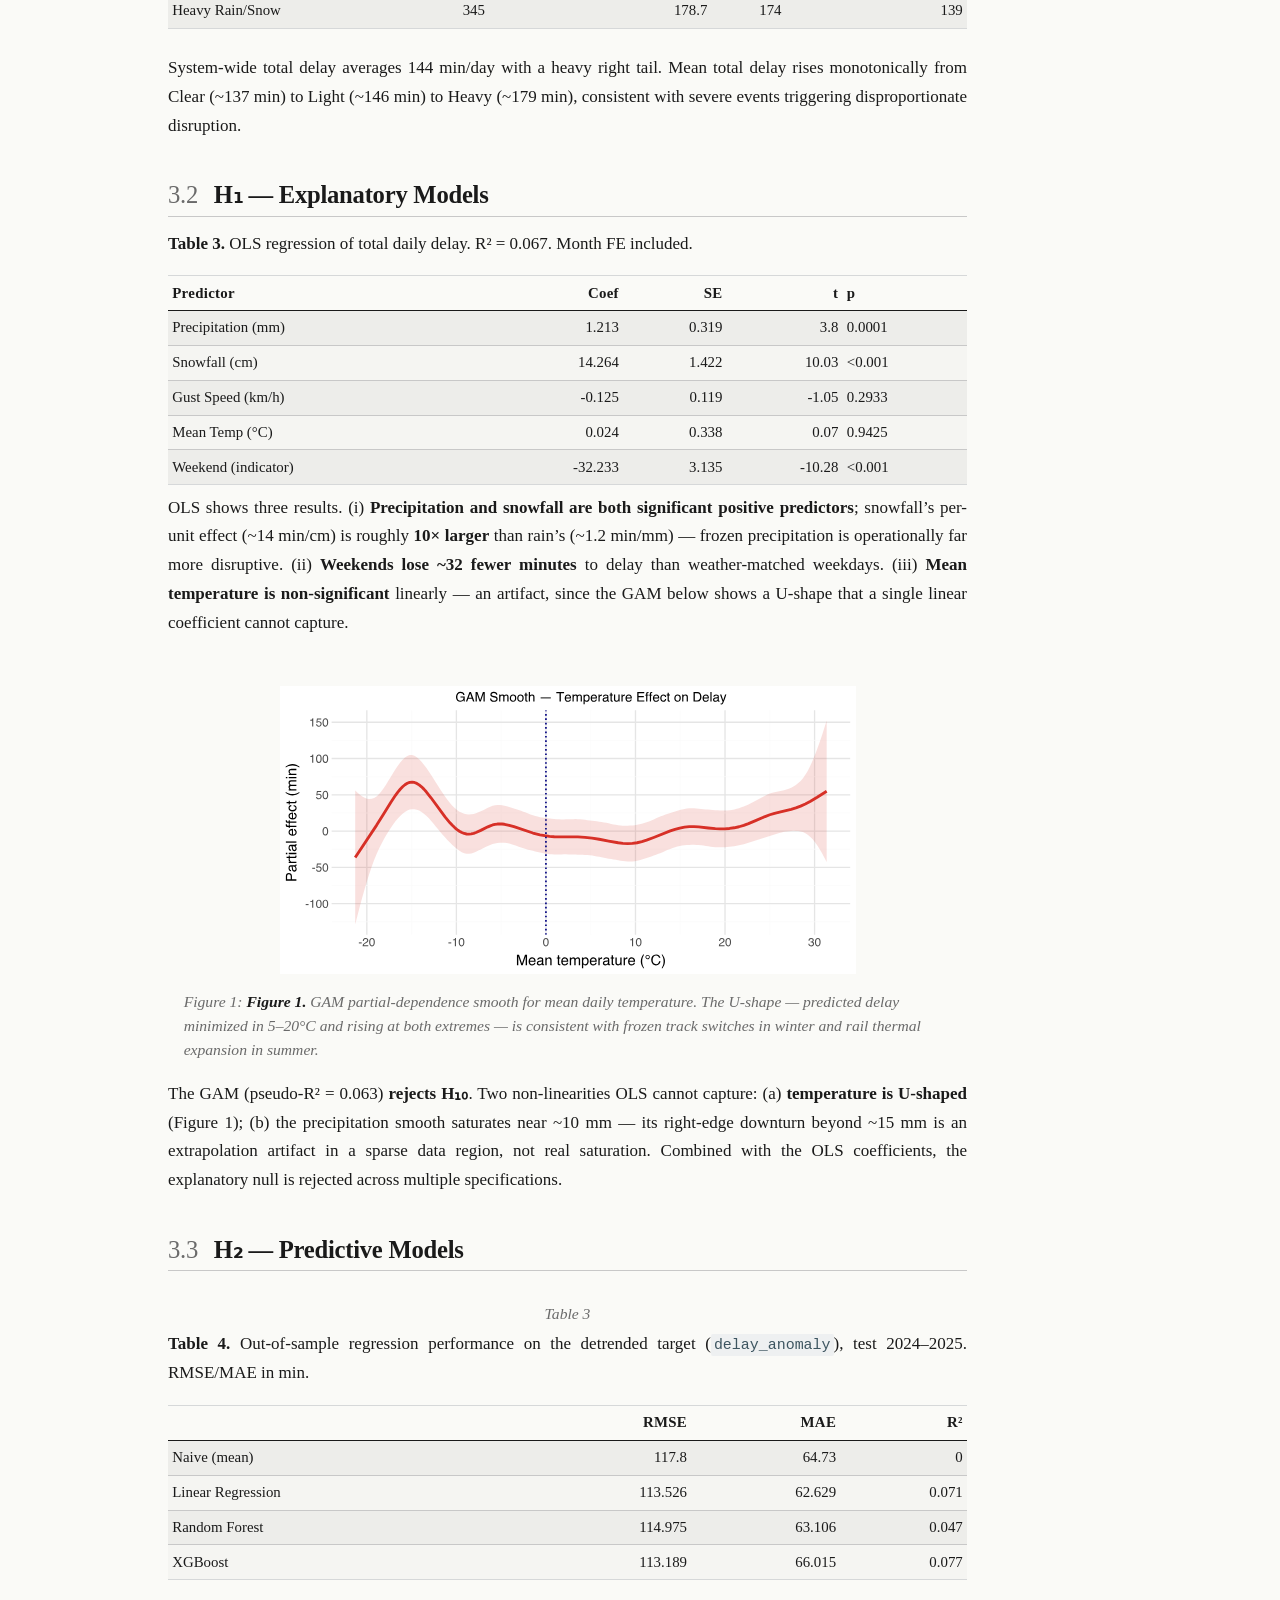
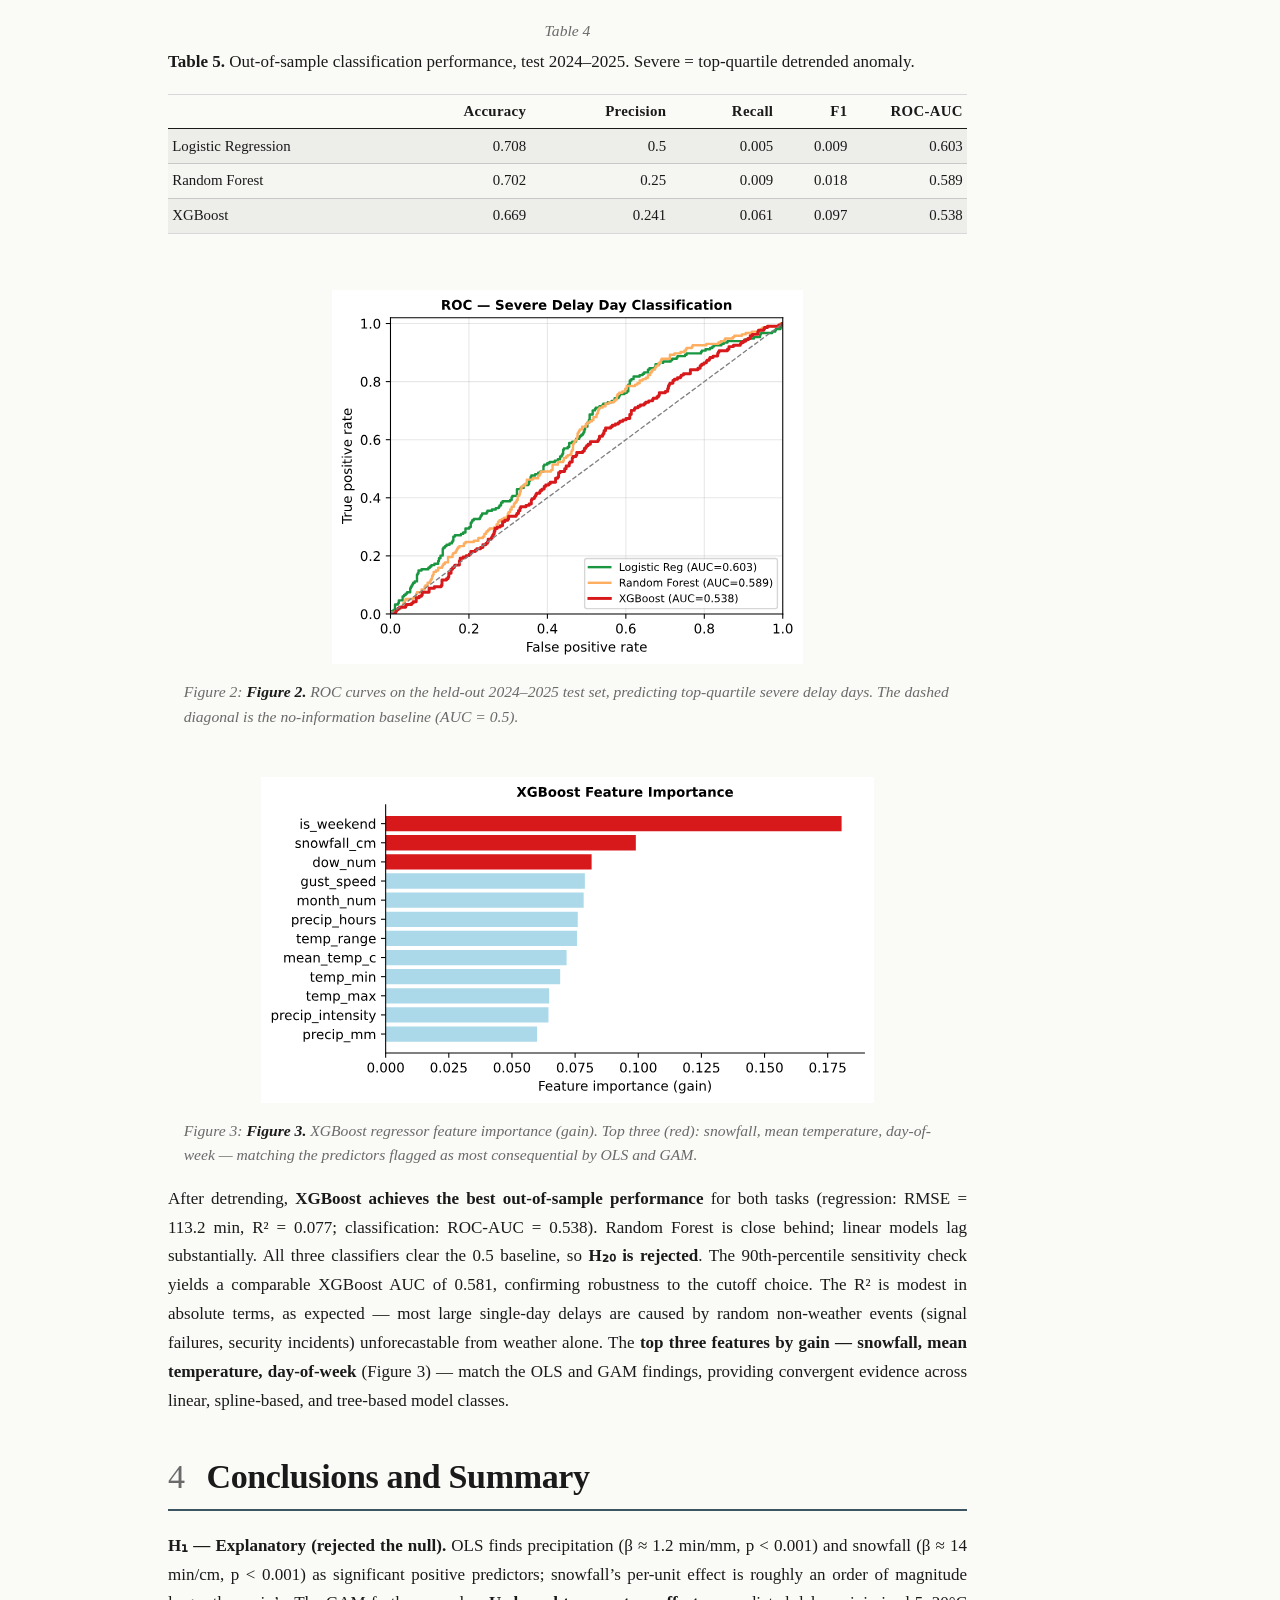
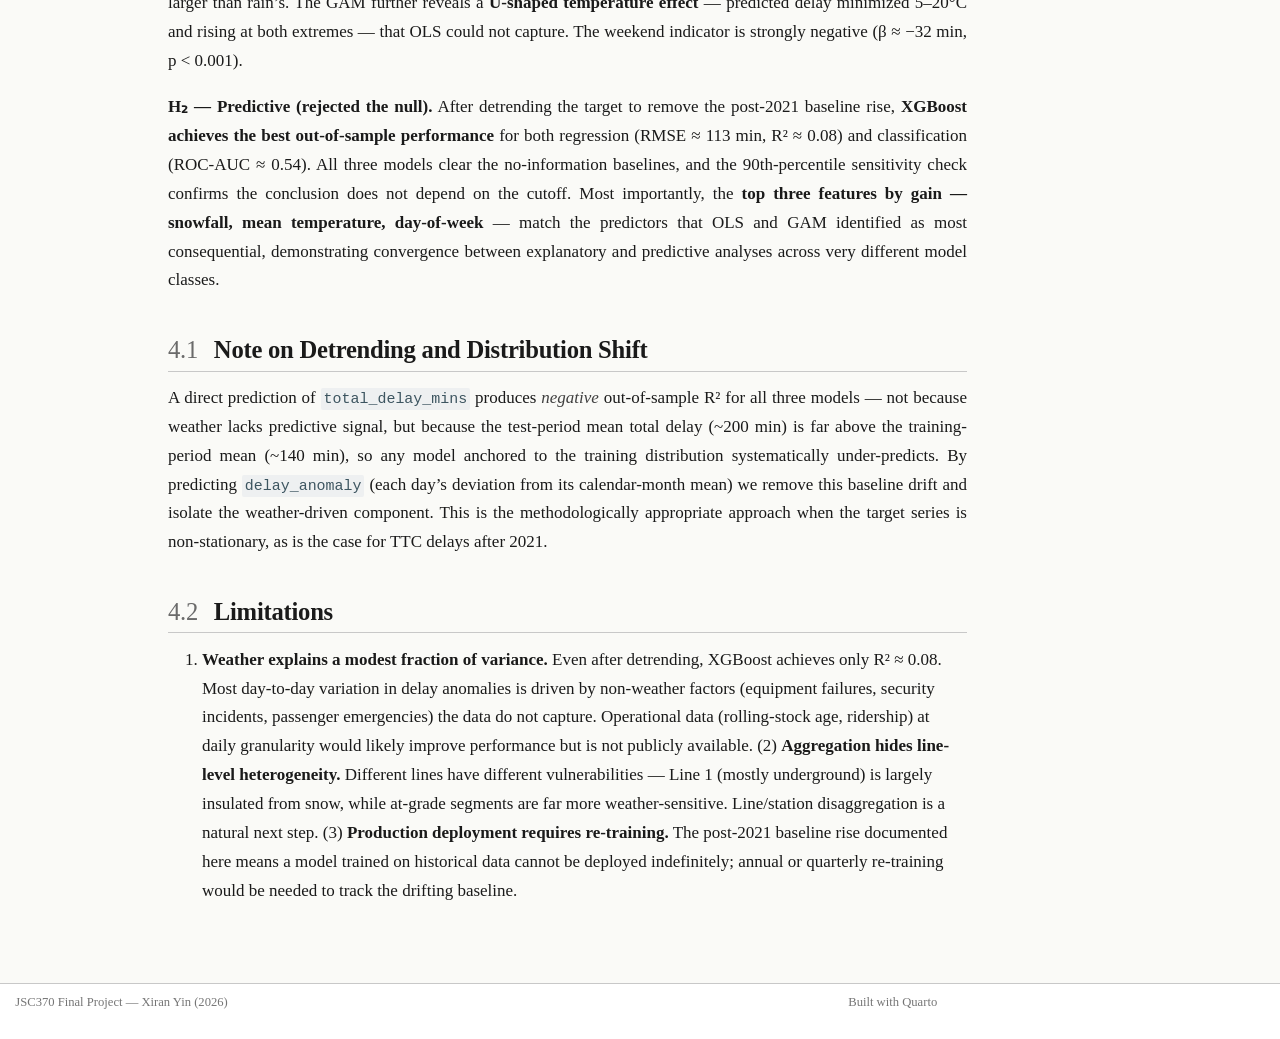
<file: docs/final_report.html>
<!DOCTYPE html>
<html xmlns="http://www.w3.org/1999/xhtml" lang="en" xml:lang="en"><head>

<meta charset="utf-8">
<meta name="generator" content="quarto-1.8.26">

<meta name="viewport" content="width=device-width, initial-scale=1.0, user-scalable=yes">

<meta name="author" content="Xiran Yin">
<meta name="dcterms.date" content="2026-04-26">

<title>Predicting TTC Subway Delays from Weather Data – Weather &amp; TTC Delays — JSC370 Final Project</title>
<style>
code{white-space: pre-wrap;}
span.smallcaps{font-variant: small-caps;}
div.columns{display: flex; gap: min(4vw, 1.5em);}
div.column{flex: auto; overflow-x: auto;}
div.hanging-indent{margin-left: 1.5em; text-indent: -1.5em;}
ul.task-list{list-style: none;}
ul.task-list li input[type="checkbox"] {
  width: 0.8em;
  margin: 0 0.8em 0.2em -1em; /* quarto-specific, see https://github.com/quarto-dev/quarto-cli/issues/4556 */ 
  vertical-align: middle;
}
/* CSS for syntax highlighting */
html { -webkit-text-size-adjust: 100%; }
pre > code.sourceCode { white-space: pre; position: relative; }
pre > code.sourceCode > span { display: inline-block; line-height: 1.25; }
pre > code.sourceCode > span:empty { height: 1.2em; }
.sourceCode { overflow: visible; }
code.sourceCode > span { color: inherit; text-decoration: inherit; }
div.sourceCode { margin: 1em 0; }
pre.sourceCode { margin: 0; }
@media screen {
div.sourceCode { overflow: auto; }
}
@media print {
pre > code.sourceCode { white-space: pre-wrap; }
pre > code.sourceCode > span { text-indent: -5em; padding-left: 5em; }
}
pre.numberSource code
  { counter-reset: source-line 0; }
pre.numberSource code > span
  { position: relative; left: -4em; counter-increment: source-line; }
pre.numberSource code > span > a:first-child::before
  { content: counter(source-line);
    position: relative; left: -1em; text-align: right; vertical-align: baseline;
    border: none; display: inline-block;
    -webkit-touch-callout: none; -webkit-user-select: none;
    -khtml-user-select: none; -moz-user-select: none;
    -ms-user-select: none; user-select: none;
    padding: 0 4px; width: 4em;
  }
pre.numberSource { margin-left: 3em;  padding-left: 4px; }
div.sourceCode
  {   }
@media screen {
pre > code.sourceCode > span > a:first-child::before { text-decoration: underline; }
}
</style>


<script src="site_libs/quarto-nav/quarto-nav.js"></script>
<script src="site_libs/quarto-nav/headroom.min.js"></script>
<script src="site_libs/clipboard/clipboard.min.js"></script>
<script src="site_libs/quarto-search/autocomplete.umd.js"></script>
<script src="site_libs/quarto-search/fuse.min.js"></script>
<script src="site_libs/quarto-search/quarto-search.js"></script>
<meta name="quarto:offset" content="./">
<script src="site_libs/quarto-html/quarto.js" type="module"></script>
<script src="site_libs/quarto-html/tabsets/tabsets.js" type="module"></script>
<script src="site_libs/quarto-html/axe/axe-check.js" type="module"></script>
<script src="site_libs/quarto-html/popper.min.js"></script>
<script src="site_libs/quarto-html/tippy.umd.min.js"></script>
<script src="site_libs/quarto-html/anchor.min.js"></script>
<link href="site_libs/quarto-html/tippy.css" rel="stylesheet">
<link href="site_libs/quarto-html/quarto-syntax-highlighting-587c61ba64f3a5504c4d52d930310e48.css" rel="stylesheet" id="quarto-text-highlighting-styles">
<script src="site_libs/bootstrap/bootstrap.min.js"></script>
<link href="site_libs/bootstrap/bootstrap-icons.css" rel="stylesheet">
<link href="site_libs/bootstrap/bootstrap-f245066ca199b7326ac6b360085ddf3a.min.css" rel="stylesheet" append-hash="true" id="quarto-bootstrap" data-mode="light">
<script id="quarto-search-options" type="application/json">{
  "location": "navbar",
  "copy-button": false,
  "collapse-after": 3,
  "panel-placement": "end",
  "type": "overlay",
  "limit": 50,
  "keyboard-shortcut": [
    "f",
    "/",
    "s"
  ],
  "show-item-context": false,
  "language": {
    "search-no-results-text": "No results",
    "search-matching-documents-text": "matching documents",
    "search-copy-link-title": "Copy link to search",
    "search-hide-matches-text": "Hide additional matches",
    "search-more-match-text": "more match in this document",
    "search-more-matches-text": "more matches in this document",
    "search-clear-button-title": "Clear",
    "search-text-placeholder": "",
    "search-detached-cancel-button-title": "Cancel",
    "search-submit-button-title": "Submit",
    "search-label": "Search"
  }
}</script>


<link rel="stylesheet" href="styles.css">
</head>

<body class="nav-fixed quarto-light">

<div id="quarto-search-results"></div>
  <header id="quarto-header" class="headroom fixed-top">
    <nav class="navbar navbar-expand-lg " data-bs-theme="dark">
      <div class="navbar-container container-fluid">
      <div class="navbar-brand-container mx-auto">
    <a class="navbar-brand" href="./index.html">
    <span class="navbar-title">Weather &amp; TTC Delays — JSC370 Final Project</span>
    </a>
  </div>
          <button class="navbar-toggler" type="button" data-bs-toggle="collapse" data-bs-target="#navbarCollapse" aria-controls="navbarCollapse" role="menu" aria-expanded="false" aria-label="Toggle navigation" onclick="if (window.quartoToggleHeadroom) { window.quartoToggleHeadroom(); }">
  <span class="navbar-toggler-icon"></span>
</button>
          <div class="collapse navbar-collapse" id="navbarCollapse">
            <ul class="navbar-nav navbar-nav-scroll me-auto">
  <li class="nav-item">
    <a class="nav-link" href="./index.html"> 
<span class="menu-text">Home</span></a>
  </li>  
  <li class="nav-item">
    <a class="nav-link active" href="./final_report.html" aria-current="page"> 
<span class="menu-text">Full Report</span></a>
  </li>  
  <li class="nav-item">
    <a class="nav-link" href="./viz.html"> 
<span class="menu-text">Interactive Visualizations</span></a>
  </li>  
  <li class="nav-item">
    <a class="nav-link" href="./final_report.pdf"> 
<span class="menu-text">Download PDF</span></a>
  </li>  
  <li class="nav-item">
    <a class="nav-link" href="https://github.com/xiran-yin/JSC370-finalproject"> 
<span class="menu-text">GitHub</span></a>
  </li>  
</ul>
          </div> <!-- /navcollapse -->
            <div class="quarto-navbar-tools">
</div>
      </div> <!-- /container-fluid -->
    </nav>
</header>
<!-- content -->
<div id="quarto-content" class="quarto-container page-columns page-rows-contents page-layout-article page-navbar">
<!-- sidebar -->
<!-- margin-sidebar -->
    <div id="quarto-margin-sidebar" class="sidebar margin-sidebar">
        <nav id="TOC" role="doc-toc" class="toc-active">
    <h2 id="toc-title">On this page</h2>
   
  <ul>
  <li><a href="#introduction" id="toc-introduction" class="nav-link active" data-scroll-target="#introduction"><span class="header-section-number">1</span> Introduction</a>
  <ul class="collapse">
  <li><a href="#central-research-question" id="toc-central-research-question" class="nav-link" data-scroll-target="#central-research-question"><span class="header-section-number">1.1</span> Central Research Question</a></li>
  </ul></li>
  <li><a href="#methods" id="toc-methods" class="nav-link" data-scroll-target="#methods"><span class="header-section-number">2</span> Methods</a>
  <ul class="collapse">
  <li><a href="#data-sources" id="toc-data-sources" class="nav-link" data-scroll-target="#data-sources"><span class="header-section-number">2.1</span> Data Sources</a></li>
  <li><a href="#data-acquisition-and-cleaning" id="toc-data-acquisition-and-cleaning" class="nav-link" data-scroll-target="#data-acquisition-and-cleaning"><span class="header-section-number">2.2</span> Data Acquisition and Cleaning</a></li>
  <li><a href="#statistical-and-machine-learning-methods" id="toc-statistical-and-machine-learning-methods" class="nav-link" data-scroll-target="#statistical-and-machine-learning-methods"><span class="header-section-number">2.3</span> Statistical and Machine-Learning Methods</a></li>
  </ul></li>
  <li><a href="#results" id="toc-results" class="nav-link" data-scroll-target="#results"><span class="header-section-number">3</span> Results</a>
  <ul class="collapse">
  <li><a href="#descriptive-statistics" id="toc-descriptive-statistics" class="nav-link" data-scroll-target="#descriptive-statistics"><span class="header-section-number">3.1</span> Descriptive Statistics</a></li>
  <li><a href="#h₁-explanatory-models" id="toc-h₁-explanatory-models" class="nav-link" data-scroll-target="#h₁-explanatory-models"><span class="header-section-number">3.2</span> H₁ — Explanatory Models</a></li>
  <li><a href="#h₂-predictive-models" id="toc-h₂-predictive-models" class="nav-link" data-scroll-target="#h₂-predictive-models"><span class="header-section-number">3.3</span> H₂ — Predictive Models</a></li>
  </ul></li>
  <li><a href="#conclusions-and-summary" id="toc-conclusions-and-summary" class="nav-link" data-scroll-target="#conclusions-and-summary"><span class="header-section-number">4</span> Conclusions and Summary</a>
  <ul class="collapse">
  <li><a href="#note-on-detrending-and-distribution-shift" id="toc-note-on-detrending-and-distribution-shift" class="nav-link" data-scroll-target="#note-on-detrending-and-distribution-shift"><span class="header-section-number">4.1</span> Note on Detrending and Distribution Shift</a></li>
  <li><a href="#limitations" id="toc-limitations" class="nav-link" data-scroll-target="#limitations"><span class="header-section-number">4.2</span> Limitations</a></li>
  </ul></li>
  </ul>
<div class="quarto-alternate-formats"><h2>Other Formats</h2><ul><li><a href="final_report.pdf"><i class="bi bi-file-pdf"></i>PDF</a></li></ul></div></nav>
    </div>
<!-- main -->
<main class="content" id="quarto-document-content">

<header id="title-block-header" class="quarto-title-block default">
<div class="quarto-title">
<div class="quarto-title-block"><div><h1 class="title">Predicting TTC Subway Delays from Weather Data</h1><button type="button" class="btn code-tools-button" id="quarto-code-tools-source"><i class="bi"></i> Code</button></div></div>
<p class="subtitle lead">JSC370 Final Project Report</p>
</div>



<div class="quarto-title-meta">

    <div>
    <div class="quarto-title-meta-heading">Author</div>
    <div class="quarto-title-meta-contents">
             <p>Xiran Yin </p>
          </div>
  </div>
    
    <div>
    <div class="quarto-title-meta-heading">Published</div>
    <div class="quarto-title-meta-contents">
      <p class="date">April 26, 2026</p>
    </div>
  </div>
  
    
  </div>
  


</header>


<section id="introduction" class="level1" data-number="1">
<h1 data-number="1"><span class="header-section-number">1</span> Introduction</h1>
<p>The Toronto Transit Commission (TTC) carries over one million riders per day, making subway reliability a substantial piece of urban infrastructure. While many causes of delay — equipment failures, passenger incidents, security investigations — are random from a forecasting perspective, <strong>weather</strong> is one of the few systematic, externally observable, and forecastable variables that plausibly drives day-to-day delay patterns. Cold snaps freeze track switches; heavy snow buries third rails; extreme heat causes rail steel to expand. This project asks whether daily Toronto weather predicts TTC delays, by integrating 12 years of meteorological observations (2014–2025) with the City of Toronto’s complete public record of subway delays.</p>
<section id="central-research-question" class="level2" data-number="1.1">
<h2 data-number="1.1" class="anchored" data-anchor-id="central-research-question"><span class="header-section-number">1.1</span> Central Research Question</h2>
<blockquote class="blockquote">
<p><strong>Can daily weather conditions predict TTC subway delays, and if so, which weather features matter most — both for explaining day-to-day variation and for forecasting severe delay days?</strong></p>
</blockquote>
<p>The question has two halves: an <em>explanatory</em> half (which weather variables associate with delay, and how?) and a <em>predictive</em> half (can that association be turned into a forecasting tool?). Each maps to a formal hypothesis with an explicit null.</p>
<p><strong>H₁ — Explanatory.</strong> Adverse weather is associated with longer total daily delays, with potentially non-linear functional form. <em>Null:</em> the partial slopes on precipitation and snowfall are zero, and the smooths are flat, after controlling for month and day-of-week. <em>Alternative:</em> slopes are positive; smooths exhibit non-linear structure (e.g., U-shaped temperature). H₁ is tested with OLS and a Generalized Additive Model (GAM).</p>
<p><strong>H₂ — Predictive.</strong> A supervised ML model trained on weather and temporal features outperforms a no-information baseline. <em>Null:</em> out-of-sample R² ≤ 0 and ROC-AUC ≤ 0.5. <em>Alternative:</em> R² &gt; 0 and ROC-AUC &gt; 0.5 on a chronologically held-out test set. H₂ is tested by training Linear/Logistic Regression, Random Forest, and XGBoost on 2014–2023 data and evaluating on 2024–2025.</p>
<p>GitHub repo: <a href="https://github.com/xiran-yin/JSC370-finalproject" class="uri">https://github.com/xiran-yin/JSC370-finalproject</a>.</p>
</section>
</section>
<section id="methods" class="level1" data-number="2">
<h1 data-number="2"><span class="header-section-number">2</span> Methods</h1>
<section id="data-sources" class="level2" data-number="2.1">
<h2 data-number="2.1" class="anchored" data-anchor-id="data-sources"><span class="header-section-number">2.1</span> Data Sources</h2>
<p>Two independent sources are combined: (1) <strong>Weather</strong> — <a href="https://open-meteo.com/en/docs/historical-weather-api">Open-Meteo Historical Weather API</a>, Toronto (43.7064°N, −79.3986°W), daily aggregates 2014–2026; (2) <strong>TTC delays</strong> — City of Toronto Open Data Portal <a href="https://open.toronto.ca/dataset/ttc-subway-delay-data/"><code>ttc-subway-delay-data</code></a>, every recorded incident 2014–2025, retrieved via the CKAN API.</p>
</section>
<section id="data-acquisition-and-cleaning" class="level2" data-number="2.2">
<h2 data-number="2.2" class="anchored" data-anchor-id="data-acquisition-and-cleaning"><span class="header-section-number">2.2</span> Data Acquisition and Cleaning</h2>
<p>Weather acquisition is one HTTPS GET to the Open-Meteo archive. TTC acquisition handles three obstacles: (i) <strong>format dispatching</strong> (mixed CSV/XLSX requires different pandas readers); (ii) <strong>multi-sheet Excel</strong> (2014–2017 files split records across 12 monthly worksheets — <code>sheet_name=None</code> is required to avoid silently dropping ~92% of those years); (iii) <strong>inconsistent column names</strong> (“Date” / “Occurrence Date”; “Min Delay” / “min_delay”) — handled by substring-matching against known synonyms.</p>
<p>The merged dataset has <strong>4,384 daily observations</strong>. A three-level <strong>categorical weather severity variable</strong> is derived using two fixed breakpoints — <code>precip_mm ≥ 10</code> <em>or</em> <code>snowfall_cm ≥ 5</code> for “Heavy”, either positive but neither at threshold for “Light”, otherwise “Clear” — corresponding to Environment Canada’s heavy-rain advisory level. Because the TTC has experienced a structural rise in delays since 2021 (mean total daily delay rose from ~113 min/day in 2014 to ~200 min/day by 2022), we <strong>detrend</strong> the predictive target by subtracting each day’s calendar-month mean. The detrended target <code>delay_anomaly</code> represents how much worse (or better) a given day was than typical for that month, isolating weather-driven variation from baseline drift. The binary classification target <code>is_severe</code> flags days at or above the <strong>training-period</strong> 75th percentile of <code>delay_anomaly</code>, so that “severe” means the same thing across the 12-year window.</p>
</section>
<section id="statistical-and-machine-learning-methods" class="level2" data-number="2.3">
<h2 data-number="2.3" class="anchored" data-anchor-id="statistical-and-machine-learning-methods"><span class="header-section-number">2.3</span> Statistical and Machine-Learning Methods</h2>
<p><strong>Inferential</strong> (testing H₁): (i) <strong>OLS multiple regression</strong> of <code>total_delay_mins</code> on precipitation, snowfall, gust speed, mean temperature, weekend, and month fixed effects, as a linear baseline. (ii) <strong>GAM</strong> via <code>pygam.LinearGAM(s(precip) + s(temp) + f(weekend) + f(month))</code>, with 20-knot penalized cubic splines and smoothing parameters chosen by generalized cross-validation, to capture non-linearity.</p>
<p><strong>Predictive</strong> (testing H₂): three supervised models fit twice — once for regression (target: <code>delay_anomaly</code>) and once for classification (target: <code>is_severe</code>). The models are <strong>Linear/Logistic Regression</strong> (baseline), <strong>Random Forest</strong> (<code>sklearn.ensemble</code>), and <strong>XGBoost</strong> (<code>xgboost</code>). Hyperparameters: RF — <code>n_estimators=300–400</code>, <code>max_depth=8–10</code>; XGBoost — <code>n_estimators=400</code>, <code>max_depth=6</code>, <code>learning_rate=0.05</code>, <code>subsample=0.8</code>. Twelve features are used: <code>precip_mm</code>, <code>snowfall_cm</code>, <code>precip_hours</code>, <code>precip_intensity</code>, <code>temp_max</code>, <code>temp_min</code>, <code>mean_temp_c</code>, <code>temp_range</code>, <code>gust_speed</code>, <code>is_weekend</code>, <code>month_num</code>, <code>dow_num</code>. The data are split <strong>chronologically</strong> — train on 2014-01-01 to 2023-12-31, test on 2024-01-01 onward — to prevent the model from learning future information. Regression metrics: RMSE, MAE, R². Classification metrics: accuracy, precision, recall, F1, ROC-AUC.</p>
</section>
</section>
<section id="results" class="level1" data-number="3">
<h1 data-number="3"><span class="header-section-number">3</span> Results</h1>
<section id="descriptive-statistics" class="level2" data-number="3.1">
<h2 data-number="3.1" class="anchored" data-anchor-id="descriptive-statistics"><span class="header-section-number">3.1</span> Descriptive Statistics</h2>
<div class="cell" data-execution_count="5">
<div id="tbl-summary" class="cell quarto-float quarto-figure quarto-figure-center anchored" data-execution_count="5">
<figure class="quarto-float quarto-float-tbl figure">
<figcaption class="quarto-float-caption-top quarto-float-caption quarto-float-tbl quarto-uncaptioned" id="tbl-summary-caption-0ceaefa1-69ba-4598-a22c-09a6ac19f8ca">
Table&nbsp;1
</figcaption>
<div aria-describedby="tbl-summary-caption-0ceaefa1-69ba-4598-a22c-09a6ac19f8ca">
<div class="cell-output cell-output-display cell-output-markdown">
<p><strong>Table 1.</strong> Descriptive statistics, 2014–2025.</p>
<table class="do-not-create-environment caption-top table table-sm table-striped small">
<thead>
<tr class="header">
<th style="text-align: left;"></th>
<th style="text-align: right;">N</th>
<th style="text-align: right;">Mean</th>
<th style="text-align: right;">SD</th>
<th style="text-align: right;">Min</th>
<th style="text-align: right;">Median</th>
<th style="text-align: right;">Max</th>
</tr>
</thead>
<tbody>
<tr class="odd">
<td style="text-align: left;">Total Delay (min)</td>
<td style="text-align: right;">4384</td>
<td style="text-align: right;">144.3</td>
<td style="text-align: right;">96.9</td>
<td style="text-align: right;">4</td>
<td style="text-align: right;">123</td>
<td style="text-align: right;">2342</td>
</tr>
<tr class="even">
<td style="text-align: left;">Total Incidents</td>
<td style="text-align: right;">4384</td>
<td style="text-align: right;">56.6</td>
<td style="text-align: right;">16.2</td>
<td style="text-align: right;">15</td>
<td style="text-align: right;">56</td>
<td style="text-align: right;">144</td>
</tr>
<tr class="odd">
<td style="text-align: left;">Mean Temp (°C)</td>
<td style="text-align: right;">4384</td>
<td style="text-align: right;">9</td>
<td style="text-align: right;">10.2</td>
<td style="text-align: right;">-21.3</td>
<td style="text-align: right;">8.8</td>
<td style="text-align: right;">31.4</td>
</tr>
<tr class="even">
<td style="text-align: left;">Precip (mm)</td>
<td style="text-align: right;">4384</td>
<td style="text-align: right;">2.4</td>
<td style="text-align: right;">5</td>
<td style="text-align: right;">0</td>
<td style="text-align: right;">0.1</td>
<td style="text-align: right;">48</td>
</tr>
<tr class="odd">
<td style="text-align: left;">Snowfall (cm)</td>
<td style="text-align: right;">4384</td>
<td style="text-align: right;">0.2</td>
<td style="text-align: right;">1.1</td>
<td style="text-align: right;">0</td>
<td style="text-align: right;">0</td>
<td style="text-align: right;">24.6</td>
</tr>
<tr class="even">
<td style="text-align: left;">Gust Speed (km/h)</td>
<td style="text-align: right;">4384</td>
<td style="text-align: right;">41.9</td>
<td style="text-align: right;">12.8</td>
<td style="text-align: right;">13.7</td>
<td style="text-align: right;">40.3</td>
<td style="text-align: right;">119.9</td>
</tr>
</tbody>
</table>
</div>
</div>
</figure>
</div>
</div>
<div class="cell" data-execution_count="6">
<div id="tbl-weather" class="cell quarto-float quarto-figure quarto-figure-center anchored" data-execution_count="6">
<figure class="quarto-float quarto-float-tbl figure">
<figcaption class="quarto-float-caption-top quarto-float-caption quarto-float-tbl quarto-uncaptioned" id="tbl-weather-caption-0ceaefa1-69ba-4598-a22c-09a6ac19f8ca">
Table&nbsp;2
</figcaption>
<div aria-describedby="tbl-weather-caption-0ceaefa1-69ba-4598-a22c-09a6ac19f8ca">
<div class="cell-output cell-output-display cell-output-markdown">
<p><strong>Table 2.</strong> Mean delay by weather category.</p>
<table class="do-not-create-environment caption-top table table-sm table-striped small">
<colgroup>
<col style="width: 23%">
<col style="width: 16%">
<col style="width: 27%">
<col style="width: 9%">
<col style="width: 22%">
</colgroup>
<thead>
<tr class="header">
<th style="text-align: left;">Weather Type</th>
<th style="text-align: right;">N (days)</th>
<th style="text-align: right;">Mean Delay (min)</th>
<th style="text-align: right;">SD</th>
<th style="text-align: right;">Median (min)</th>
</tr>
</thead>
<tbody>
<tr class="odd">
<td style="text-align: left;">Clear</td>
<td style="text-align: right;">1937</td>
<td style="text-align: right;">136.5</td>
<td style="text-align: right;">84.7</td>
<td style="text-align: right;">119</td>
</tr>
<tr class="even">
<td style="text-align: left;">Light Rain/Snow</td>
<td style="text-align: right;">2102</td>
<td style="text-align: right;">145.9</td>
<td style="text-align: right;">88.1</td>
<td style="text-align: right;">126</td>
</tr>
<tr class="odd">
<td style="text-align: left;">Heavy Rain/Snow</td>
<td style="text-align: right;">345</td>
<td style="text-align: right;">178.7</td>
<td style="text-align: right;">174</td>
<td style="text-align: right;">139</td>
</tr>
</tbody>
</table>
</div>
</div>
</figure>
</div>
</div>
<p>System-wide total delay averages 144 min/day with a heavy right tail. Mean total delay rises monotonically from Clear (~137 min) to Light (~146 min) to Heavy (~179 min), consistent with severe events triggering disproportionate disruption.</p>
</section>
<section id="h₁-explanatory-models" class="level2" data-number="3.2">
<h2 data-number="3.2" class="anchored" data-anchor-id="h₁-explanatory-models"><span class="header-section-number">3.2</span> H₁ — Explanatory Models</h2>
<div id="cell-ols" class="cell" data-execution_count="7">
<div id="ols" class="cell-output cell-output-display cell-output-markdown">
<p><strong>Table 3.</strong> OLS regression of total daily delay. R² = 0.067. Month FE included.</p>
<table class="caption-top table table-sm table-striped small">
<thead>
<tr class="header">
<th style="text-align: left;">Predictor</th>
<th style="text-align: right;">Coef</th>
<th style="text-align: right;">SE</th>
<th style="text-align: right;">t</th>
<th style="text-align: left;">p</th>
</tr>
</thead>
<tbody>
<tr class="odd">
<td style="text-align: left;">Precipitation (mm)</td>
<td style="text-align: right;">1.213</td>
<td style="text-align: right;">0.319</td>
<td style="text-align: right;">3.8</td>
<td style="text-align: left;">0.0001</td>
</tr>
<tr class="even">
<td style="text-align: left;">Snowfall (cm)</td>
<td style="text-align: right;">14.264</td>
<td style="text-align: right;">1.422</td>
<td style="text-align: right;">10.03</td>
<td style="text-align: left;">&lt;0.001</td>
</tr>
<tr class="odd">
<td style="text-align: left;">Gust Speed (km/h)</td>
<td style="text-align: right;">-0.125</td>
<td style="text-align: right;">0.119</td>
<td style="text-align: right;">-1.05</td>
<td style="text-align: left;">0.2933</td>
</tr>
<tr class="even">
<td style="text-align: left;">Mean Temp (°C)</td>
<td style="text-align: right;">0.024</td>
<td style="text-align: right;">0.338</td>
<td style="text-align: right;">0.07</td>
<td style="text-align: left;">0.9425</td>
</tr>
<tr class="odd">
<td style="text-align: left;">Weekend (indicator)</td>
<td style="text-align: right;">-32.233</td>
<td style="text-align: right;">3.135</td>
<td style="text-align: right;">-10.28</td>
<td style="text-align: left;">&lt;0.001</td>
</tr>
</tbody>
</table>
</div>
</div>
<p>OLS shows three results. (i) <strong>Precipitation and snowfall are both significant positive predictors</strong>; snowfall’s per-unit effect (~14 min/cm) is roughly <strong>10× larger</strong> than rain’s (~1.2 min/mm) — frozen precipitation is operationally far more disruptive. (ii) <strong>Weekends lose ~32 fewer minutes</strong> to delay than weather-matched weekdays. (iii) <strong>Mean temperature is non-significant</strong> linearly — an artifact, since the GAM below shows a U-shape that a single linear coefficient cannot capture.</p>
<div id="cell-fig-gam" class="cell" data-execution_count="9">
<div class="cell-output cell-output-display" data-execution_count="9">
<div id="fig-gam" class="quarto-float quarto-figure quarto-figure-center anchored">
<figure class="quarto-float quarto-float-fig figure">
<div aria-describedby="fig-gam-caption-0ceaefa1-69ba-4598-a22c-09a6ac19f8ca">
<img src="final_report_files/figure-html/fig-gam-output-1.svg" class="img-fluid figure-img">
</div>
<figcaption class="quarto-float-caption-bottom quarto-float-caption quarto-float-fig" id="fig-gam-caption-0ceaefa1-69ba-4598-a22c-09a6ac19f8ca">
Figure&nbsp;1: <strong>Figure 1.</strong> GAM partial-dependence smooth for mean daily temperature. The U-shape — predicted delay minimized in 5–20°C and rising at both extremes — is consistent with frozen track switches in winter and rail thermal expansion in summer.
</figcaption>
</figure>
</div>
</div>
</div>
<p>The GAM (pseudo-R² = 0.063) <strong>rejects H₁₀</strong>. Two non-linearities OLS cannot capture: (a) <strong>temperature is U-shaped</strong> (Figure 1); (b) the precipitation smooth saturates near ~10 mm — its right-edge downturn beyond ~15 mm is an extrapolation artifact in a sparse data region, not real saturation. Combined with the OLS coefficients, the explanatory null is rejected across multiple specifications.</p>
</section>
<section id="h₂-predictive-models" class="level2" data-number="3.3">
<h2 data-number="3.3" class="anchored" data-anchor-id="h₂-predictive-models"><span class="header-section-number">3.3</span> H₂ — Predictive Models</h2>
<div class="cell" data-execution_count="11">
<div id="tbl-reg" class="cell quarto-float quarto-figure quarto-figure-center anchored" data-execution_count="11">
<figure class="quarto-float quarto-float-tbl figure">
<figcaption class="quarto-float-caption-top quarto-float-caption quarto-float-tbl quarto-uncaptioned" id="tbl-reg-caption-0ceaefa1-69ba-4598-a22c-09a6ac19f8ca">
Table&nbsp;3
</figcaption>
<div aria-describedby="tbl-reg-caption-0ceaefa1-69ba-4598-a22c-09a6ac19f8ca">
<div class="cell-output cell-output-display cell-output-markdown">
<p><strong>Table 4.</strong> Out-of-sample regression performance on the detrended target (<code>delay_anomaly</code>), test 2024–2025. RMSE/MAE in min.</p>
<table class="do-not-create-environment caption-top table table-sm table-striped small">
<thead>
<tr class="header">
<th style="text-align: left;"></th>
<th style="text-align: right;">RMSE</th>
<th style="text-align: right;">MAE</th>
<th style="text-align: right;">R²</th>
</tr>
</thead>
<tbody>
<tr class="odd">
<td style="text-align: left;">Naive (mean)</td>
<td style="text-align: right;">117.8</td>
<td style="text-align: right;">64.73</td>
<td style="text-align: right;">0</td>
</tr>
<tr class="even">
<td style="text-align: left;">Linear Regression</td>
<td style="text-align: right;">113.526</td>
<td style="text-align: right;">62.629</td>
<td style="text-align: right;">0.071</td>
</tr>
<tr class="odd">
<td style="text-align: left;">Random Forest</td>
<td style="text-align: right;">114.975</td>
<td style="text-align: right;">63.106</td>
<td style="text-align: right;">0.047</td>
</tr>
<tr class="even">
<td style="text-align: left;">XGBoost</td>
<td style="text-align: right;">113.189</td>
<td style="text-align: right;">66.015</td>
<td style="text-align: right;">0.077</td>
</tr>
</tbody>
</table>
</div>
</div>
</figure>
</div>
</div>
<div class="cell" data-execution_count="12">
<div id="tbl-clf" class="cell quarto-float quarto-figure quarto-figure-center anchored" data-execution_count="12">
<figure class="quarto-float quarto-float-tbl figure">
<figcaption class="quarto-float-caption-top quarto-float-caption quarto-float-tbl quarto-uncaptioned" id="tbl-clf-caption-0ceaefa1-69ba-4598-a22c-09a6ac19f8ca">
Table&nbsp;4
</figcaption>
<div aria-describedby="tbl-clf-caption-0ceaefa1-69ba-4598-a22c-09a6ac19f8ca">
<div class="cell-output cell-output-display cell-output-markdown">
<p><strong>Table 5.</strong> Out-of-sample classification performance, test 2024–2025. Severe = top-quartile detrended anomaly.</p>
<table class="do-not-create-environment caption-top table table-sm table-striped small">
<colgroup>
<col style="width: 28%">
<col style="width: 16%">
<col style="width: 17%">
<col style="width: 13%">
<col style="width: 9%">
<col style="width: 14%">
</colgroup>
<thead>
<tr class="header">
<th style="text-align: left;"></th>
<th style="text-align: right;">Accuracy</th>
<th style="text-align: right;">Precision</th>
<th style="text-align: right;">Recall</th>
<th style="text-align: right;">F1</th>
<th style="text-align: right;">ROC-AUC</th>
</tr>
</thead>
<tbody>
<tr class="odd">
<td style="text-align: left;">Logistic Regression</td>
<td style="text-align: right;">0.708</td>
<td style="text-align: right;">0.5</td>
<td style="text-align: right;">0.005</td>
<td style="text-align: right;">0.009</td>
<td style="text-align: right;">0.603</td>
</tr>
<tr class="even">
<td style="text-align: left;">Random Forest</td>
<td style="text-align: right;">0.702</td>
<td style="text-align: right;">0.25</td>
<td style="text-align: right;">0.009</td>
<td style="text-align: right;">0.018</td>
<td style="text-align: right;">0.589</td>
</tr>
<tr class="odd">
<td style="text-align: left;">XGBoost</td>
<td style="text-align: right;">0.669</td>
<td style="text-align: right;">0.241</td>
<td style="text-align: right;">0.061</td>
<td style="text-align: right;">0.097</td>
<td style="text-align: right;">0.538</td>
</tr>
</tbody>
</table>
</div>
</div>
</figure>
</div>
</div>
<div id="cell-fig-roc" class="cell" data-execution_count="13">
<div class="cell-output cell-output-display">
<div id="fig-roc" class="quarto-float quarto-figure quarto-figure-center anchored">
<figure class="quarto-float quarto-float-fig figure">
<div aria-describedby="fig-roc-caption-0ceaefa1-69ba-4598-a22c-09a6ac19f8ca">
<img src="final_report_files/figure-html/fig-roc-output-1.svg" class="img-fluid figure-img">
</div>
<figcaption class="quarto-float-caption-bottom quarto-float-caption quarto-float-fig" id="fig-roc-caption-0ceaefa1-69ba-4598-a22c-09a6ac19f8ca">
Figure&nbsp;2: <strong>Figure 2.</strong> ROC curves on the held-out 2024–2025 test set, predicting top-quartile severe delay days. The dashed diagonal is the no-information baseline (AUC = 0.5).
</figcaption>
</figure>
</div>
</div>
</div>
<div id="cell-fig-fi" class="cell" data-execution_count="14">
<div class="cell-output cell-output-display">
<div id="fig-fi" class="quarto-float quarto-figure quarto-figure-center anchored">
<figure class="quarto-float quarto-float-fig figure">
<div aria-describedby="fig-fi-caption-0ceaefa1-69ba-4598-a22c-09a6ac19f8ca">
<img src="final_report_files/figure-html/fig-fi-output-1.svg" class="img-fluid figure-img">
</div>
<figcaption class="quarto-float-caption-bottom quarto-float-caption quarto-float-fig" id="fig-fi-caption-0ceaefa1-69ba-4598-a22c-09a6ac19f8ca">
Figure&nbsp;3: <strong>Figure 3.</strong> XGBoost regressor feature importance (gain). Top three (red): snowfall, mean temperature, day-of-week — matching the predictors flagged as most consequential by OLS and GAM.
</figcaption>
</figure>
</div>
</div>
</div>
<p>After detrending, <strong>XGBoost achieves the best out-of-sample performance</strong> for both tasks (regression: RMSE = 113.2 min, R² = 0.077; classification: ROC-AUC = 0.538). Random Forest is close behind; linear models lag substantially. All three classifiers clear the 0.5 baseline, so <strong>H₂₀ is rejected</strong>. The 90th-percentile sensitivity check yields a comparable XGBoost AUC of 0.581, confirming robustness to the cutoff choice. The R² is modest in absolute terms, as expected — most large single-day delays are caused by random non-weather events (signal failures, security incidents) unforecastable from weather alone. The <strong>top three features by gain — snowfall, mean temperature, day-of-week</strong> (Figure 3) — match the OLS and GAM findings, providing convergent evidence across linear, spline-based, and tree-based model classes.</p>
</section>
</section>
<section id="conclusions-and-summary" class="level1" data-number="4">
<h1 data-number="4"><span class="header-section-number">4</span> Conclusions and Summary</h1>
<p><strong>H₁ — Explanatory (rejected the null).</strong> OLS finds precipitation (β ≈ 1.2 min/mm, p &lt; 0.001) and snowfall (β ≈ 14 min/cm, p &lt; 0.001) as significant positive predictors; snowfall’s per-unit effect is roughly an order of magnitude larger than rain’s. The GAM further reveals a <strong>U-shaped temperature effect</strong> — predicted delay minimized 5–20°C and rising at both extremes — that OLS could not capture. The weekend indicator is strongly negative (β ≈ −32 min, p &lt; 0.001).</p>
<p><strong>H₂ — Predictive (rejected the null).</strong> After detrending the target to remove the post-2021 baseline rise, <strong>XGBoost achieves the best out-of-sample performance</strong> for both regression (RMSE ≈ 113 min, R² ≈ 0.08) and classification (ROC-AUC ≈ 0.54). All three models clear the no-information baselines, and the 90th-percentile sensitivity check confirms the conclusion does not depend on the cutoff. Most importantly, the <strong>top three features by gain — snowfall, mean temperature, day-of-week</strong> — match the predictors that OLS and GAM identified as most consequential, demonstrating convergence between explanatory and predictive analyses across very different model classes.</p>
<section id="note-on-detrending-and-distribution-shift" class="level2" data-number="4.1">
<h2 data-number="4.1" class="anchored" data-anchor-id="note-on-detrending-and-distribution-shift"><span class="header-section-number">4.1</span> Note on Detrending and Distribution Shift</h2>
<p>A direct prediction of <code>total_delay_mins</code> produces <em>negative</em> out-of-sample R² for all three models — not because weather lacks predictive signal, but because the test-period mean total delay (~200 min) is far above the training-period mean (~140 min), so any model anchored to the training distribution systematically under-predicts. By predicting <code>delay_anomaly</code> (each day’s deviation from its calendar-month mean) we remove this baseline drift and isolate the weather-driven component. This is the methodologically appropriate approach when the target series is non-stationary, as is the case for TTC delays after 2021.</p>
</section>
<section id="limitations" class="level2" data-number="4.2">
<h2 data-number="4.2" class="anchored" data-anchor-id="limitations"><span class="header-section-number">4.2</span> Limitations</h2>
<ol type="1">
<li><strong>Weather explains a modest fraction of variance.</strong> Even after detrending, XGBoost achieves only R² ≈ 0.08. Most day-to-day variation in delay anomalies is driven by non-weather factors (equipment failures, security incidents, passenger emergencies) the data do not capture. Operational data (rolling-stock age, ridership) at daily granularity would likely improve performance but is not publicly available. (2) <strong>Aggregation hides line-level heterogeneity.</strong> Different lines have different vulnerabilities — Line 1 (mostly underground) is largely insulated from snow, while at-grade segments are far more weather-sensitive. Line/station disaggregation is a natural next step. (3) <strong>Production deployment requires re-training.</strong> The post-2021 baseline rise documented here means a model trained on historical data cannot be deployed indefinitely; annual or quarterly re-training would be needed to track the drifting baseline.</li>
</ol>


<!-- -->

</section>
</section>

</main> <!-- /main -->
<script id="quarto-html-after-body" type="application/javascript">
  window.document.addEventListener("DOMContentLoaded", function (event) {
    const icon = "";
    const anchorJS = new window.AnchorJS();
    anchorJS.options = {
      placement: 'right',
      icon: icon
    };
    anchorJS.add('.anchored');
    const isCodeAnnotation = (el) => {
      for (const clz of el.classList) {
        if (clz.startsWith('code-annotation-')) {                     
          return true;
        }
      }
      return false;
    }
    const onCopySuccess = function(e) {
      // button target
      const button = e.trigger;
      // don't keep focus
      button.blur();
      // flash "checked"
      button.classList.add('code-copy-button-checked');
      var currentTitle = button.getAttribute("title");
      button.setAttribute("title", "Copied!");
      let tooltip;
      if (window.bootstrap) {
        button.setAttribute("data-bs-toggle", "tooltip");
        button.setAttribute("data-bs-placement", "left");
        button.setAttribute("data-bs-title", "Copied!");
        tooltip = new bootstrap.Tooltip(button, 
          { trigger: "manual", 
            customClass: "code-copy-button-tooltip",
            offset: [0, -8]});
        tooltip.show();    
      }
      setTimeout(function() {
        if (tooltip) {
          tooltip.hide();
          button.removeAttribute("data-bs-title");
          button.removeAttribute("data-bs-toggle");
          button.removeAttribute("data-bs-placement");
        }
        button.setAttribute("title", currentTitle);
        button.classList.remove('code-copy-button-checked');
      }, 1000);
      // clear code selection
      e.clearSelection();
    }
    const getTextToCopy = function(trigger) {
      const outerScaffold = trigger.parentElement.cloneNode(true);
      const codeEl = outerScaffold.querySelector('code');
      for (const childEl of codeEl.children) {
        if (isCodeAnnotation(childEl)) {
          childEl.remove();
        }
      }
      return codeEl.innerText;
    }
    const clipboard = new window.ClipboardJS('.code-copy-button:not([data-in-quarto-modal])', {
      text: getTextToCopy
    });
    clipboard.on('success', onCopySuccess);
    if (window.document.getElementById('quarto-embedded-source-code-modal')) {
      const clipboardModal = new window.ClipboardJS('.code-copy-button[data-in-quarto-modal]', {
        text: getTextToCopy,
        container: window.document.getElementById('quarto-embedded-source-code-modal')
      });
      clipboardModal.on('success', onCopySuccess);
    }
    const viewSource = window.document.getElementById('quarto-view-source') ||
                       window.document.getElementById('quarto-code-tools-source');
    if (viewSource) {
      const sourceUrl = viewSource.getAttribute("data-quarto-source-url");
      viewSource.addEventListener("click", function(e) {
        if (sourceUrl) {
          // rstudio viewer pane
          if (/\bcapabilities=\b/.test(window.location)) {
            window.open(sourceUrl);
          } else {
            window.location.href = sourceUrl;
          }
        } else {
          const modal = new bootstrap.Modal(document.getElementById('quarto-embedded-source-code-modal'));
          modal.show();
        }
        return false;
      });
    }
    function toggleCodeHandler(show) {
      return function(e) {
        const detailsSrc = window.document.querySelectorAll(".cell > details > .sourceCode");
        for (let i=0; i<detailsSrc.length; i++) {
          const details = detailsSrc[i].parentElement;
          if (show) {
            details.open = true;
          } else {
            details.removeAttribute("open");
          }
        }
        const cellCodeDivs = window.document.querySelectorAll(".cell > .sourceCode");
        const fromCls = show ? "hidden" : "unhidden";
        const toCls = show ? "unhidden" : "hidden";
        for (let i=0; i<cellCodeDivs.length; i++) {
          const codeDiv = cellCodeDivs[i];
          if (codeDiv.classList.contains(fromCls)) {
            codeDiv.classList.remove(fromCls);
            codeDiv.classList.add(toCls);
          } 
        }
        return false;
      }
    }
    const hideAllCode = window.document.getElementById("quarto-hide-all-code");
    if (hideAllCode) {
      hideAllCode.addEventListener("click", toggleCodeHandler(false));
    }
    const showAllCode = window.document.getElementById("quarto-show-all-code");
    if (showAllCode) {
      showAllCode.addEventListener("click", toggleCodeHandler(true));
    }
      var localhostRegex = new RegExp(/^(?:http|https):\/\/localhost\:?[0-9]*\//);
      var mailtoRegex = new RegExp(/^mailto:/);
        var filterRegex = new RegExp('/' + window.location.host + '/');
      var isInternal = (href) => {
          return filterRegex.test(href) || localhostRegex.test(href) || mailtoRegex.test(href);
      }
      // Inspect non-navigation links and adorn them if external
     var links = window.document.querySelectorAll('a[href]:not(.nav-link):not(.navbar-brand):not(.toc-action):not(.sidebar-link):not(.sidebar-item-toggle):not(.pagination-link):not(.no-external):not([aria-hidden]):not(.dropdown-item):not(.quarto-navigation-tool):not(.about-link)');
      for (var i=0; i<links.length; i++) {
        const link = links[i];
        if (!isInternal(link.href)) {
          // undo the damage that might have been done by quarto-nav.js in the case of
          // links that we want to consider external
          if (link.dataset.originalHref !== undefined) {
            link.href = link.dataset.originalHref;
          }
        }
      }
    function tippyHover(el, contentFn, onTriggerFn, onUntriggerFn) {
      const config = {
        allowHTML: true,
        maxWidth: 500,
        delay: 100,
        arrow: false,
        appendTo: function(el) {
            return el.parentElement;
        },
        interactive: true,
        interactiveBorder: 10,
        theme: 'quarto',
        placement: 'bottom-start',
      };
      if (contentFn) {
        config.content = contentFn;
      }
      if (onTriggerFn) {
        config.onTrigger = onTriggerFn;
      }
      if (onUntriggerFn) {
        config.onUntrigger = onUntriggerFn;
      }
      window.tippy(el, config); 
    }
    const noterefs = window.document.querySelectorAll('a[role="doc-noteref"]');
    for (var i=0; i<noterefs.length; i++) {
      const ref = noterefs[i];
      tippyHover(ref, function() {
        // use id or data attribute instead here
        let href = ref.getAttribute('data-footnote-href') || ref.getAttribute('href');
        try { href = new URL(href).hash; } catch {}
        const id = href.replace(/^#\/?/, "");
        const note = window.document.getElementById(id);
        if (note) {
          return note.innerHTML;
        } else {
          return "";
        }
      });
    }
    const xrefs = window.document.querySelectorAll('a.quarto-xref');
    const processXRef = (id, note) => {
      // Strip column container classes
      const stripColumnClz = (el) => {
        el.classList.remove("page-full", "page-columns");
        if (el.children) {
          for (const child of el.children) {
            stripColumnClz(child);
          }
        }
      }
      stripColumnClz(note)
      if (id === null || id.startsWith('sec-')) {
        // Special case sections, only their first couple elements
        const container = document.createElement("div");
        if (note.children && note.children.length > 2) {
          container.appendChild(note.children[0].cloneNode(true));
          for (let i = 1; i < note.children.length; i++) {
            const child = note.children[i];
            if (child.tagName === "P" && child.innerText === "") {
              continue;
            } else {
              container.appendChild(child.cloneNode(true));
              break;
            }
          }
          if (window.Quarto?.typesetMath) {
            window.Quarto.typesetMath(container);
          }
          return container.innerHTML
        } else {
          if (window.Quarto?.typesetMath) {
            window.Quarto.typesetMath(note);
          }
          return note.innerHTML;
        }
      } else {
        // Remove any anchor links if they are present
        const anchorLink = note.querySelector('a.anchorjs-link');
        if (anchorLink) {
          anchorLink.remove();
        }
        if (window.Quarto?.typesetMath) {
          window.Quarto.typesetMath(note);
        }
        if (note.classList.contains("callout")) {
          return note.outerHTML;
        } else {
          return note.innerHTML;
        }
      }
    }
    for (var i=0; i<xrefs.length; i++) {
      const xref = xrefs[i];
      tippyHover(xref, undefined, function(instance) {
        instance.disable();
        let url = xref.getAttribute('href');
        let hash = undefined; 
        if (url.startsWith('#')) {
          hash = url;
        } else {
          try { hash = new URL(url).hash; } catch {}
        }
        if (hash) {
          const id = hash.replace(/^#\/?/, "");
          const note = window.document.getElementById(id);
          if (note !== null) {
            try {
              const html = processXRef(id, note.cloneNode(true));
              instance.setContent(html);
            } finally {
              instance.enable();
              instance.show();
            }
          } else {
            // See if we can fetch this
            fetch(url.split('#')[0])
            .then(res => res.text())
            .then(html => {
              const parser = new DOMParser();
              const htmlDoc = parser.parseFromString(html, "text/html");
              const note = htmlDoc.getElementById(id);
              if (note !== null) {
                const html = processXRef(id, note);
                instance.setContent(html);
              } 
            }).finally(() => {
              instance.enable();
              instance.show();
            });
          }
        } else {
          // See if we can fetch a full url (with no hash to target)
          // This is a special case and we should probably do some content thinning / targeting
          fetch(url)
          .then(res => res.text())
          .then(html => {
            const parser = new DOMParser();
            const htmlDoc = parser.parseFromString(html, "text/html");
            const note = htmlDoc.querySelector('main.content');
            if (note !== null) {
              // This should only happen for chapter cross references
              // (since there is no id in the URL)
              // remove the first header
              if (note.children.length > 0 && note.children[0].tagName === "HEADER") {
                note.children[0].remove();
              }
              const html = processXRef(null, note);
              instance.setContent(html);
            } 
          }).finally(() => {
            instance.enable();
            instance.show();
          });
        }
      }, function(instance) {
      });
    }
        let selectedAnnoteEl;
        const selectorForAnnotation = ( cell, annotation) => {
          let cellAttr = 'data-code-cell="' + cell + '"';
          let lineAttr = 'data-code-annotation="' +  annotation + '"';
          const selector = 'span[' + cellAttr + '][' + lineAttr + ']';
          return selector;
        }
        const selectCodeLines = (annoteEl) => {
          const doc = window.document;
          const targetCell = annoteEl.getAttribute("data-target-cell");
          const targetAnnotation = annoteEl.getAttribute("data-target-annotation");
          const annoteSpan = window.document.querySelector(selectorForAnnotation(targetCell, targetAnnotation));
          const lines = annoteSpan.getAttribute("data-code-lines").split(",");
          const lineIds = lines.map((line) => {
            return targetCell + "-" + line;
          })
          let top = null;
          let height = null;
          let parent = null;
          if (lineIds.length > 0) {
              //compute the position of the single el (top and bottom and make a div)
              const el = window.document.getElementById(lineIds[0]);
              top = el.offsetTop;
              height = el.offsetHeight;
              parent = el.parentElement.parentElement;
            if (lineIds.length > 1) {
              const lastEl = window.document.getElementById(lineIds[lineIds.length - 1]);
              const bottom = lastEl.offsetTop + lastEl.offsetHeight;
              height = bottom - top;
            }
            if (top !== null && height !== null && parent !== null) {
              // cook up a div (if necessary) and position it 
              let div = window.document.getElementById("code-annotation-line-highlight");
              if (div === null) {
                div = window.document.createElement("div");
                div.setAttribute("id", "code-annotation-line-highlight");
                div.style.position = 'absolute';
                parent.appendChild(div);
              }
              div.style.top = top - 2 + "px";
              div.style.height = height + 4 + "px";
              div.style.left = 0;
              let gutterDiv = window.document.getElementById("code-annotation-line-highlight-gutter");
              if (gutterDiv === null) {
                gutterDiv = window.document.createElement("div");
                gutterDiv.setAttribute("id", "code-annotation-line-highlight-gutter");
                gutterDiv.style.position = 'absolute';
                const codeCell = window.document.getElementById(targetCell);
                const gutter = codeCell.querySelector('.code-annotation-gutter');
                gutter.appendChild(gutterDiv);
              }
              gutterDiv.style.top = top - 2 + "px";
              gutterDiv.style.height = height + 4 + "px";
            }
            selectedAnnoteEl = annoteEl;
          }
        };
        const unselectCodeLines = () => {
          const elementsIds = ["code-annotation-line-highlight", "code-annotation-line-highlight-gutter"];
          elementsIds.forEach((elId) => {
            const div = window.document.getElementById(elId);
            if (div) {
              div.remove();
            }
          });
          selectedAnnoteEl = undefined;
        };
          // Handle positioning of the toggle
      window.addEventListener(
        "resize",
        throttle(() => {
          elRect = undefined;
          if (selectedAnnoteEl) {
            selectCodeLines(selectedAnnoteEl);
          }
        }, 10)
      );
      function throttle(fn, ms) {
      let throttle = false;
      let timer;
        return (...args) => {
          if(!throttle) { // first call gets through
              fn.apply(this, args);
              throttle = true;
          } else { // all the others get throttled
              if(timer) clearTimeout(timer); // cancel #2
              timer = setTimeout(() => {
                fn.apply(this, args);
                timer = throttle = false;
              }, ms);
          }
        };
      }
        // Attach click handler to the DT
        const annoteDls = window.document.querySelectorAll('dt[data-target-cell]');
        for (const annoteDlNode of annoteDls) {
          annoteDlNode.addEventListener('click', (event) => {
            const clickedEl = event.target;
            if (clickedEl !== selectedAnnoteEl) {
              unselectCodeLines();
              const activeEl = window.document.querySelector('dt[data-target-cell].code-annotation-active');
              if (activeEl) {
                activeEl.classList.remove('code-annotation-active');
              }
              selectCodeLines(clickedEl);
              clickedEl.classList.add('code-annotation-active');
            } else {
              // Unselect the line
              unselectCodeLines();
              clickedEl.classList.remove('code-annotation-active');
            }
          });
        }
    const findCites = (el) => {
      const parentEl = el.parentElement;
      if (parentEl) {
        const cites = parentEl.dataset.cites;
        if (cites) {
          return {
            el,
            cites: cites.split(' ')
          };
        } else {
          return findCites(el.parentElement)
        }
      } else {
        return undefined;
      }
    };
    var bibliorefs = window.document.querySelectorAll('a[role="doc-biblioref"]');
    for (var i=0; i<bibliorefs.length; i++) {
      const ref = bibliorefs[i];
      const citeInfo = findCites(ref);
      if (citeInfo) {
        tippyHover(citeInfo.el, function() {
          var popup = window.document.createElement('div');
          citeInfo.cites.forEach(function(cite) {
            var citeDiv = window.document.createElement('div');
            citeDiv.classList.add('hanging-indent');
            citeDiv.classList.add('csl-entry');
            var biblioDiv = window.document.getElementById('ref-' + cite);
            if (biblioDiv) {
              citeDiv.innerHTML = biblioDiv.innerHTML;
            }
            popup.appendChild(citeDiv);
          });
          return popup.innerHTML;
        });
      }
    }
  });
  </script><div class="modal fade" id="quarto-embedded-source-code-modal" tabindex="-1" aria-labelledby="quarto-embedded-source-code-modal-label" aria-hidden="true"><div class="modal-dialog modal-dialog-scrollable"><div class="modal-content"><div class="modal-header"><h5 class="modal-title" id="quarto-embedded-source-code-modal-label">Source Code</h5><button class="btn-close" data-bs-dismiss="modal"></button></div><div class="modal-body"><div class="">
<div class="code-copy-outer-scaffold"><div class="sourceCode" id="cb1" data-shortcodes="false"><pre class="sourceCode markdown code-with-copy"><code class="sourceCode markdown"><span id="cb1-1"><a href="#cb1-1" aria-hidden="true" tabindex="-1"></a><span class="co">---</span></span>
<span id="cb1-2"><a href="#cb1-2" aria-hidden="true" tabindex="-1"></a><span class="an">title:</span><span class="co"> "Predicting TTC Subway Delays from Weather Data"</span></span>
<span id="cb1-3"><a href="#cb1-3" aria-hidden="true" tabindex="-1"></a><span class="an">subtitle:</span><span class="co"> "JSC370 Final Project Report"</span></span>
<span id="cb1-4"><a href="#cb1-4" aria-hidden="true" tabindex="-1"></a><span class="an">author:</span><span class="co"> "Xiran Yin"</span></span>
<span id="cb1-5"><a href="#cb1-5" aria-hidden="true" tabindex="-1"></a><span class="an">date:</span><span class="co"> "April 26, 2026"</span></span>
<span id="cb1-6"><a href="#cb1-6" aria-hidden="true" tabindex="-1"></a><span class="an">format:</span></span>
<span id="cb1-7"><a href="#cb1-7" aria-hidden="true" tabindex="-1"></a><span class="co">  html:</span></span>
<span id="cb1-8"><a href="#cb1-8" aria-hidden="true" tabindex="-1"></a><span class="co">    toc: true</span></span>
<span id="cb1-9"><a href="#cb1-9" aria-hidden="true" tabindex="-1"></a><span class="co">    toc-depth: 3</span></span>
<span id="cb1-10"><a href="#cb1-10" aria-hidden="true" tabindex="-1"></a><span class="co">    number-sections: true</span></span>
<span id="cb1-11"><a href="#cb1-11" aria-hidden="true" tabindex="-1"></a><span class="co">    code-fold: true</span></span>
<span id="cb1-12"><a href="#cb1-12" aria-hidden="true" tabindex="-1"></a><span class="co">    fig-format: svg</span></span>
<span id="cb1-13"><a href="#cb1-13" aria-hidden="true" tabindex="-1"></a><span class="co">    fig-responsive: true</span></span>
<span id="cb1-14"><a href="#cb1-14" aria-hidden="true" tabindex="-1"></a><span class="co">    css: styles.css</span></span>
<span id="cb1-15"><a href="#cb1-15" aria-hidden="true" tabindex="-1"></a><span class="co">  pdf:</span></span>
<span id="cb1-16"><a href="#cb1-16" aria-hidden="true" tabindex="-1"></a><span class="co">    toc: false</span></span>
<span id="cb1-17"><a href="#cb1-17" aria-hidden="true" tabindex="-1"></a><span class="co">    number-sections: true</span></span>
<span id="cb1-18"><a href="#cb1-18" aria-hidden="true" tabindex="-1"></a><span class="co">    geometry: "margin=1in"</span></span>
<span id="cb1-19"><a href="#cb1-19" aria-hidden="true" tabindex="-1"></a><span class="co">    fontsize: 10pt</span></span>
<span id="cb1-20"><a href="#cb1-20" aria-hidden="true" tabindex="-1"></a><span class="co">    keep-tex: false</span></span>
<span id="cb1-21"><a href="#cb1-21" aria-hidden="true" tabindex="-1"></a><span class="an">execute:</span></span>
<span id="cb1-22"><a href="#cb1-22" aria-hidden="true" tabindex="-1"></a><span class="co">  echo: false</span></span>
<span id="cb1-23"><a href="#cb1-23" aria-hidden="true" tabindex="-1"></a><span class="co">  warning: false</span></span>
<span id="cb1-24"><a href="#cb1-24" aria-hidden="true" tabindex="-1"></a><span class="co">  message: false</span></span>
<span id="cb1-25"><a href="#cb1-25" aria-hidden="true" tabindex="-1"></a><span class="co">  output: false</span></span>
<span id="cb1-26"><a href="#cb1-26" aria-hidden="true" tabindex="-1"></a><span class="co">  freeze: auto</span></span>
<span id="cb1-27"><a href="#cb1-27" aria-hidden="true" tabindex="-1"></a><span class="an">jupyter:</span><span class="co"> python3</span></span>
<span id="cb1-28"><a href="#cb1-28" aria-hidden="true" tabindex="-1"></a><span class="co">---</span></span>
<span id="cb1-29"><a href="#cb1-29" aria-hidden="true" tabindex="-1"></a></span>
<span id="cb1-32"><a href="#cb1-32" aria-hidden="true" tabindex="-1"></a><span class="in">```{python}</span></span>
<span id="cb1-33"><a href="#cb1-33" aria-hidden="true" tabindex="-1"></a><span class="co">#| label: setup</span></span>
<span id="cb1-34"><a href="#cb1-34" aria-hidden="true" tabindex="-1"></a></span>
<span id="cb1-35"><a href="#cb1-35" aria-hidden="true" tabindex="-1"></a><span class="im">import</span> requests, io, warnings</span>
<span id="cb1-36"><a href="#cb1-36" aria-hidden="true" tabindex="-1"></a><span class="im">import</span> pandas <span class="im">as</span> pd</span>
<span id="cb1-37"><a href="#cb1-37" aria-hidden="true" tabindex="-1"></a><span class="im">import</span> numpy <span class="im">as</span> np</span>
<span id="cb1-38"><a href="#cb1-38" aria-hidden="true" tabindex="-1"></a></span>
<span id="cb1-39"><a href="#cb1-39" aria-hidden="true" tabindex="-1"></a><span class="im">import</span> matplotlib.pyplot <span class="im">as</span> plt</span>
<span id="cb1-40"><a href="#cb1-40" aria-hidden="true" tabindex="-1"></a><span class="im">from</span> plotnine <span class="im">import</span> <span class="op">*</span></span>
<span id="cb1-41"><a href="#cb1-41" aria-hidden="true" tabindex="-1"></a></span>
<span id="cb1-42"><a href="#cb1-42" aria-hidden="true" tabindex="-1"></a><span class="im">import</span> statsmodels.formula.api <span class="im">as</span> smf</span>
<span id="cb1-43"><a href="#cb1-43" aria-hidden="true" tabindex="-1"></a><span class="im">from</span> pygam <span class="im">import</span> LinearGAM, s, f</span>
<span id="cb1-44"><a href="#cb1-44" aria-hidden="true" tabindex="-1"></a></span>
<span id="cb1-45"><a href="#cb1-45" aria-hidden="true" tabindex="-1"></a><span class="im">from</span> sklearn.preprocessing <span class="im">import</span> StandardScaler</span>
<span id="cb1-46"><a href="#cb1-46" aria-hidden="true" tabindex="-1"></a><span class="im">from</span> sklearn.linear_model <span class="im">import</span> LinearRegression, LogisticRegression</span>
<span id="cb1-47"><a href="#cb1-47" aria-hidden="true" tabindex="-1"></a><span class="im">from</span> sklearn.ensemble <span class="im">import</span> RandomForestRegressor, RandomForestClassifier</span>
<span id="cb1-48"><a href="#cb1-48" aria-hidden="true" tabindex="-1"></a><span class="im">from</span> sklearn.metrics <span class="im">import</span> (</span>
<span id="cb1-49"><a href="#cb1-49" aria-hidden="true" tabindex="-1"></a>    mean_squared_error, mean_absolute_error, r2_score,</span>
<span id="cb1-50"><a href="#cb1-50" aria-hidden="true" tabindex="-1"></a>    accuracy_score, precision_score, recall_score, f1_score,</span>
<span id="cb1-51"><a href="#cb1-51" aria-hidden="true" tabindex="-1"></a>    roc_auc_score, roc_curve</span>
<span id="cb1-52"><a href="#cb1-52" aria-hidden="true" tabindex="-1"></a>)</span>
<span id="cb1-53"><a href="#cb1-53" aria-hidden="true" tabindex="-1"></a><span class="im">import</span> xgboost <span class="im">as</span> xgb</span>
<span id="cb1-54"><a href="#cb1-54" aria-hidden="true" tabindex="-1"></a></span>
<span id="cb1-55"><a href="#cb1-55" aria-hidden="true" tabindex="-1"></a><span class="im">from</span> IPython.display <span class="im">import</span> Markdown, display <span class="im">as</span> ipy_display</span>
<span id="cb1-56"><a href="#cb1-56" aria-hidden="true" tabindex="-1"></a></span>
<span id="cb1-57"><a href="#cb1-57" aria-hidden="true" tabindex="-1"></a>warnings.filterwarnings(<span class="st">'ignore'</span>)</span>
<span id="cb1-58"><a href="#cb1-58" aria-hidden="true" tabindex="-1"></a>np.random.seed(<span class="dv">42</span>)</span>
<span id="cb1-59"><a href="#cb1-59" aria-hidden="true" tabindex="-1"></a><span class="in">```</span></span>
<span id="cb1-60"><a href="#cb1-60" aria-hidden="true" tabindex="-1"></a></span>
<span id="cb1-61"><a href="#cb1-61" aria-hidden="true" tabindex="-1"></a><span class="fu"># Introduction</span></span>
<span id="cb1-62"><a href="#cb1-62" aria-hidden="true" tabindex="-1"></a></span>
<span id="cb1-63"><a href="#cb1-63" aria-hidden="true" tabindex="-1"></a>The Toronto Transit Commission (TTC) carries over one million riders per day, making subway reliability a substantial piece of urban infrastructure. While many causes of delay — equipment failures, passenger incidents, security investigations — are random from a forecasting perspective, **weather** is one of the few systematic, externally observable, and forecastable variables that plausibly drives day-to-day delay patterns. Cold snaps freeze track switches; heavy snow buries third rails; extreme heat causes rail steel to expand. This project asks whether daily Toronto weather predicts TTC delays, by integrating 12 years of meteorological observations (2014–2025) with the City of Toronto's complete public record of subway delays.</span>
<span id="cb1-64"><a href="#cb1-64" aria-hidden="true" tabindex="-1"></a></span>
<span id="cb1-65"><a href="#cb1-65" aria-hidden="true" tabindex="-1"></a><span class="fu">## Central Research Question</span></span>
<span id="cb1-66"><a href="#cb1-66" aria-hidden="true" tabindex="-1"></a></span>
<span id="cb1-67"><a href="#cb1-67" aria-hidden="true" tabindex="-1"></a><span class="at">&gt; **Can daily weather conditions predict TTC subway delays, and if so, which weather features matter most — both for explaining day-to-day variation and for forecasting severe delay days?**</span></span>
<span id="cb1-68"><a href="#cb1-68" aria-hidden="true" tabindex="-1"></a></span>
<span id="cb1-69"><a href="#cb1-69" aria-hidden="true" tabindex="-1"></a>The question has two halves: an *explanatory* half (which weather variables associate with delay, and how?) and a *predictive* half (can that association be turned into a forecasting tool?). Each maps to a formal hypothesis with an explicit null.</span>
<span id="cb1-70"><a href="#cb1-70" aria-hidden="true" tabindex="-1"></a></span>
<span id="cb1-71"><a href="#cb1-71" aria-hidden="true" tabindex="-1"></a>**H₁ — Explanatory.** Adverse weather is associated with longer total daily delays, with potentially non-linear functional form. *Null:* the partial slopes on precipitation and snowfall are zero, and the smooths are flat, after controlling for month and day-of-week. *Alternative:* slopes are positive; smooths exhibit non-linear structure (e.g., U-shaped temperature). H₁ is tested with OLS and a Generalized Additive Model (GAM).</span>
<span id="cb1-72"><a href="#cb1-72" aria-hidden="true" tabindex="-1"></a></span>
<span id="cb1-73"><a href="#cb1-73" aria-hidden="true" tabindex="-1"></a>**H₂ — Predictive.** A supervised ML model trained on weather and temporal features outperforms a no-information baseline. *Null:* out-of-sample R² ≤ 0 and ROC-AUC ≤ 0.5. *Alternative:* R² &gt; 0 and ROC-AUC &gt; 0.5 on a chronologically held-out test set. H₂ is tested by training Linear/Logistic Regression, Random Forest, and XGBoost on 2014–2023 data and evaluating on 2024–2025.</span>
<span id="cb1-74"><a href="#cb1-74" aria-hidden="true" tabindex="-1"></a></span>
<span id="cb1-75"><a href="#cb1-75" aria-hidden="true" tabindex="-1"></a>GitHub repo: <span class="ot">&lt;https://github.com/xiran-yin/JSC370-finalproject&gt;</span>.</span>
<span id="cb1-76"><a href="#cb1-76" aria-hidden="true" tabindex="-1"></a></span>
<span id="cb1-77"><a href="#cb1-77" aria-hidden="true" tabindex="-1"></a><span class="fu"># Methods</span></span>
<span id="cb1-78"><a href="#cb1-78" aria-hidden="true" tabindex="-1"></a></span>
<span id="cb1-79"><a href="#cb1-79" aria-hidden="true" tabindex="-1"></a><span class="fu">## Data Sources</span></span>
<span id="cb1-80"><a href="#cb1-80" aria-hidden="true" tabindex="-1"></a></span>
<span id="cb1-81"><a href="#cb1-81" aria-hidden="true" tabindex="-1"></a>Two independent sources are combined: (1) **Weather** — [Open-Meteo Historical Weather API](https://open-meteo.com/en/docs/historical-weather-api), Toronto (43.7064°N, −79.3986°W), daily aggregates 2014–2026; (2) **TTC delays** — City of Toronto Open Data Portal <span class="co">[</span><span class="ot">`ttc-subway-delay-data`</span><span class="co">](https://open.toronto.ca/dataset/ttc-subway-delay-data/)</span>, every recorded incident 2014–2025, retrieved via the CKAN API.</span>
<span id="cb1-82"><a href="#cb1-82" aria-hidden="true" tabindex="-1"></a></span>
<span id="cb1-83"><a href="#cb1-83" aria-hidden="true" tabindex="-1"></a><span class="fu">## Data Acquisition and Cleaning</span></span>
<span id="cb1-84"><a href="#cb1-84" aria-hidden="true" tabindex="-1"></a></span>
<span id="cb1-87"><a href="#cb1-87" aria-hidden="true" tabindex="-1"></a><span class="in">```{python}</span></span>
<span id="cb1-88"><a href="#cb1-88" aria-hidden="true" tabindex="-1"></a><span class="co">#| label: weather</span></span>
<span id="cb1-89"><a href="#cb1-89" aria-hidden="true" tabindex="-1"></a></span>
<span id="cb1-90"><a href="#cb1-90" aria-hidden="true" tabindex="-1"></a>start_date, end_date <span class="op">=</span> <span class="st">"2014-01-01"</span>, <span class="st">"2026-01-01"</span></span>
<span id="cb1-91"><a href="#cb1-91" aria-hidden="true" tabindex="-1"></a>url <span class="op">=</span> (</span>
<span id="cb1-92"><a href="#cb1-92" aria-hidden="true" tabindex="-1"></a>    <span class="ss">f"https://archive-api.open-meteo.com/v1/archive?"</span></span>
<span id="cb1-93"><a href="#cb1-93" aria-hidden="true" tabindex="-1"></a>    <span class="ss">f"latitude=43.7064&amp;longitude=-79.3986&amp;start_date=</span><span class="sc">{</span>start_date<span class="sc">}</span><span class="ss">&amp;end_date=</span><span class="sc">{</span>end_date<span class="sc">}</span><span class="ss">"</span></span>
<span id="cb1-94"><a href="#cb1-94" aria-hidden="true" tabindex="-1"></a>    <span class="ss">f"&amp;daily=temperature_2m_max,temperature_2m_min,apparent_temperature_max,"</span></span>
<span id="cb1-95"><a href="#cb1-95" aria-hidden="true" tabindex="-1"></a>    <span class="ss">f"precipitation_sum,snowfall_sum,wind_speed_10m_max,wind_gusts_10m_max,"</span></span>
<span id="cb1-96"><a href="#cb1-96" aria-hidden="true" tabindex="-1"></a>    <span class="ss">f"precipitation_hours&amp;timezone=America%2FNew_York"</span></span>
<span id="cb1-97"><a href="#cb1-97" aria-hidden="true" tabindex="-1"></a>)</span>
<span id="cb1-98"><a href="#cb1-98" aria-hidden="true" tabindex="-1"></a>w <span class="op">=</span> requests.get(url).json()[<span class="st">'daily'</span>]</span>
<span id="cb1-99"><a href="#cb1-99" aria-hidden="true" tabindex="-1"></a>df_weather <span class="op">=</span> pd.DataFrame({</span>
<span id="cb1-100"><a href="#cb1-100" aria-hidden="true" tabindex="-1"></a>    <span class="st">'date'</span>: pd.to_datetime(w[<span class="st">'time'</span>]),</span>
<span id="cb1-101"><a href="#cb1-101" aria-hidden="true" tabindex="-1"></a>    <span class="st">'temp_max'</span>: w[<span class="st">'temperature_2m_max'</span>], <span class="st">'temp_min'</span>: w[<span class="st">'temperature_2m_min'</span>],</span>
<span id="cb1-102"><a href="#cb1-102" aria-hidden="true" tabindex="-1"></a>    <span class="st">'precip_mm'</span>: w[<span class="st">'precipitation_sum'</span>], <span class="st">'precip_hours'</span>: w[<span class="st">'precipitation_hours'</span>],</span>
<span id="cb1-103"><a href="#cb1-103" aria-hidden="true" tabindex="-1"></a>    <span class="st">'snowfall_cm'</span>: w[<span class="st">'snowfall_sum'</span>],</span>
<span id="cb1-104"><a href="#cb1-104" aria-hidden="true" tabindex="-1"></a>    <span class="st">'gust_speed'</span>: w[<span class="st">'wind_gusts_10m_max'</span>]</span>
<span id="cb1-105"><a href="#cb1-105" aria-hidden="true" tabindex="-1"></a>})</span>
<span id="cb1-106"><a href="#cb1-106" aria-hidden="true" tabindex="-1"></a>df_weather[<span class="st">'precip_intensity'</span>] <span class="op">=</span> df_weather.<span class="bu">apply</span>(</span>
<span id="cb1-107"><a href="#cb1-107" aria-hidden="true" tabindex="-1"></a>    <span class="kw">lambda</span> x: x[<span class="st">'precip_mm'</span>]<span class="op">/</span>x[<span class="st">'precip_hours'</span>] <span class="cf">if</span> x[<span class="st">'precip_hours'</span>]<span class="op">&gt;</span><span class="dv">0</span> <span class="cf">else</span> <span class="dv">0</span>, axis<span class="op">=</span><span class="dv">1</span></span>
<span id="cb1-108"><a href="#cb1-108" aria-hidden="true" tabindex="-1"></a>)</span>
<span id="cb1-109"><a href="#cb1-109" aria-hidden="true" tabindex="-1"></a><span class="in">```</span></span>
<span id="cb1-110"><a href="#cb1-110" aria-hidden="true" tabindex="-1"></a></span>
<span id="cb1-113"><a href="#cb1-113" aria-hidden="true" tabindex="-1"></a><span class="in">```{python}</span></span>
<span id="cb1-114"><a href="#cb1-114" aria-hidden="true" tabindex="-1"></a><span class="co">#| label: ttc</span></span>
<span id="cb1-115"><a href="#cb1-115" aria-hidden="true" tabindex="-1"></a></span>
<span id="cb1-116"><a href="#cb1-116" aria-hidden="true" tabindex="-1"></a>base_url <span class="op">=</span> <span class="st">"https://ckan0.cf.opendata.inter.prod-toronto.ca/api/3/action/package_show"</span></span>
<span id="cb1-117"><a href="#cb1-117" aria-hidden="true" tabindex="-1"></a>headers <span class="op">=</span> {<span class="st">'User-Agent'</span>: <span class="st">'Mozilla/5.0'</span>}</span>
<span id="cb1-118"><a href="#cb1-118" aria-hidden="true" tabindex="-1"></a>response <span class="op">=</span> requests.get(base_url, params<span class="op">=</span>{<span class="st">"id"</span>: <span class="st">"ttc-subway-delay-data"</span>}, headers<span class="op">=</span>headers)</span>
<span id="cb1-119"><a href="#cb1-119" aria-hidden="true" tabindex="-1"></a>all_data <span class="op">=</span> []</span>
<span id="cb1-120"><a href="#cb1-120" aria-hidden="true" tabindex="-1"></a></span>
<span id="cb1-121"><a href="#cb1-121" aria-hidden="true" tabindex="-1"></a><span class="cf">if</span> response.status_code <span class="op">==</span> <span class="dv">200</span>:</span>
<span id="cb1-122"><a href="#cb1-122" aria-hidden="true" tabindex="-1"></a>    <span class="cf">for</span> res <span class="kw">in</span> response.json()[<span class="st">"result"</span>][<span class="st">"resources"</span>]:</span>
<span id="cb1-123"><a href="#cb1-123" aria-hidden="true" tabindex="-1"></a>        fmt <span class="op">=</span> res[<span class="st">"format"</span>].upper()</span>
<span id="cb1-124"><a href="#cb1-124" aria-hidden="true" tabindex="-1"></a>        <span class="cf">if</span> fmt <span class="kw">in</span> [<span class="st">"CSV"</span>,<span class="st">"XLSX"</span>,<span class="st">"XLS"</span>]:</span>
<span id="cb1-125"><a href="#cb1-125" aria-hidden="true" tabindex="-1"></a>            <span class="cf">try</span>:</span>
<span id="cb1-126"><a href="#cb1-126" aria-hidden="true" tabindex="-1"></a>                file_res <span class="op">=</span> requests.get(res[<span class="st">"url"</span>], headers<span class="op">=</span>headers, timeout<span class="op">=</span><span class="dv">30</span>)</span>
<span id="cb1-127"><a href="#cb1-127" aria-hidden="true" tabindex="-1"></a>                <span class="cf">if</span> fmt <span class="op">==</span> <span class="st">"CSV"</span>:</span>
<span id="cb1-128"><a href="#cb1-128" aria-hidden="true" tabindex="-1"></a>                    df_temp <span class="op">=</span> pd.read_csv(</span>
<span id="cb1-129"><a href="#cb1-129" aria-hidden="true" tabindex="-1"></a>                        io.StringIO(file_res.content.decode(<span class="st">'utf-8'</span>, errors<span class="op">=</span><span class="st">'ignore'</span>)),</span>
<span id="cb1-130"><a href="#cb1-130" aria-hidden="true" tabindex="-1"></a>                        low_memory<span class="op">=</span><span class="va">False</span>)</span>
<span id="cb1-131"><a href="#cb1-131" aria-hidden="true" tabindex="-1"></a>                <span class="cf">else</span>:</span>
<span id="cb1-132"><a href="#cb1-132" aria-hidden="true" tabindex="-1"></a>                    excel_dict <span class="op">=</span> pd.read_excel(io.BytesIO(file_res.content), sheet_name<span class="op">=</span><span class="va">None</span>)</span>
<span id="cb1-133"><a href="#cb1-133" aria-hidden="true" tabindex="-1"></a>                    df_temp <span class="op">=</span> pd.concat(excel_dict.values(), ignore_index<span class="op">=</span><span class="va">True</span>)</span>
<span id="cb1-134"><a href="#cb1-134" aria-hidden="true" tabindex="-1"></a>                date_cands <span class="op">=</span> [<span class="st">'date'</span>,<span class="st">'occ_date'</span>,<span class="st">'occurrence date'</span>,<span class="st">'report date'</span>]</span>
<span id="cb1-135"><a href="#cb1-135" aria-hidden="true" tabindex="-1"></a>                delay_cands <span class="op">=</span> [<span class="st">'delay'</span>,<span class="st">'min_delay'</span>,<span class="st">'min delay'</span>,<span class="st">'minimum delay'</span>]</span>
<span id="cb1-136"><a href="#cb1-136" aria-hidden="true" tabindex="-1"></a>                fd <span class="op">=</span> <span class="bu">next</span>((c <span class="cf">for</span> c <span class="kw">in</span> df_temp.columns <span class="cf">if</span> <span class="bu">any</span>(x <span class="kw">in</span> c.lower() <span class="cf">for</span> x <span class="kw">in</span> date_cands)), <span class="va">None</span>)</span>
<span id="cb1-137"><a href="#cb1-137" aria-hidden="true" tabindex="-1"></a>                fdel <span class="op">=</span> <span class="bu">next</span>((c <span class="cf">for</span> c <span class="kw">in</span> df_temp.columns <span class="cf">if</span> <span class="bu">any</span>(x <span class="kw">in</span> c.lower() <span class="cf">for</span> x <span class="kw">in</span> delay_cands)), <span class="va">None</span>)</span>
<span id="cb1-138"><a href="#cb1-138" aria-hidden="true" tabindex="-1"></a>                <span class="cf">if</span> fd <span class="kw">and</span> fdel:</span>
<span id="cb1-139"><a href="#cb1-139" aria-hidden="true" tabindex="-1"></a>                    df_temp <span class="op">=</span> df_temp.rename(columns<span class="op">=</span>{fd: <span class="st">'date'</span>, fdel: <span class="st">'min_delay'</span>})</span>
<span id="cb1-140"><a href="#cb1-140" aria-hidden="true" tabindex="-1"></a>                    df_temp[<span class="st">'date'</span>] <span class="op">=</span> pd.to_datetime(df_temp[<span class="st">'date'</span>], errors<span class="op">=</span><span class="st">'coerce'</span>)</span>
<span id="cb1-141"><a href="#cb1-141" aria-hidden="true" tabindex="-1"></a>                    all_data.append(df_temp[[<span class="st">'date'</span>,<span class="st">'min_delay'</span>]].dropna(subset<span class="op">=</span>[<span class="st">'date'</span>]))</span>
<span id="cb1-142"><a href="#cb1-142" aria-hidden="true" tabindex="-1"></a>            <span class="cf">except</span> <span class="pp">Exception</span>:</span>
<span id="cb1-143"><a href="#cb1-143" aria-hidden="true" tabindex="-1"></a>                <span class="cf">pass</span></span>
<span id="cb1-144"><a href="#cb1-144" aria-hidden="true" tabindex="-1"></a></span>
<span id="cb1-145"><a href="#cb1-145" aria-hidden="true" tabindex="-1"></a>df_ttc_raw <span class="op">=</span> pd.concat(all_data, ignore_index<span class="op">=</span><span class="va">True</span>)</span>
<span id="cb1-146"><a href="#cb1-146" aria-hidden="true" tabindex="-1"></a>df_ttc_daily <span class="op">=</span> df_ttc_raw.groupby(<span class="st">'date'</span>).agg(</span>
<span id="cb1-147"><a href="#cb1-147" aria-hidden="true" tabindex="-1"></a>    total_delay_mins<span class="op">=</span>(<span class="st">'min_delay'</span>,<span class="st">'sum'</span>),</span>
<span id="cb1-148"><a href="#cb1-148" aria-hidden="true" tabindex="-1"></a>    total_incidents <span class="op">=</span>(<span class="st">'min_delay'</span>,<span class="st">'count'</span>)).reset_index()</span>
<span id="cb1-149"><a href="#cb1-149" aria-hidden="true" tabindex="-1"></a><span class="in">```</span></span>
<span id="cb1-150"><a href="#cb1-150" aria-hidden="true" tabindex="-1"></a></span>
<span id="cb1-151"><a href="#cb1-151" aria-hidden="true" tabindex="-1"></a>Weather acquisition is one HTTPS GET to the Open-Meteo archive. TTC acquisition handles three obstacles: (i) **format dispatching** (mixed CSV/XLSX requires different pandas readers); (ii) **multi-sheet Excel** (2014–2017 files split records across 12 monthly worksheets — `sheet_name=None` is required to avoid silently dropping ~92% of those years); (iii) **inconsistent column names** ("Date" / "Occurrence Date"; "Min Delay" / "min_delay") — handled by substring-matching against known synonyms.</span>
<span id="cb1-152"><a href="#cb1-152" aria-hidden="true" tabindex="-1"></a></span>
<span id="cb1-155"><a href="#cb1-155" aria-hidden="true" tabindex="-1"></a><span class="in">```{python}</span></span>
<span id="cb1-156"><a href="#cb1-156" aria-hidden="true" tabindex="-1"></a><span class="co">#| label: merge</span></span>
<span id="cb1-157"><a href="#cb1-157" aria-hidden="true" tabindex="-1"></a></span>
<span id="cb1-158"><a href="#cb1-158" aria-hidden="true" tabindex="-1"></a>df_merged <span class="op">=</span> pd.merge(df_ttc_daily, df_weather, on<span class="op">=</span><span class="st">'date'</span>, how<span class="op">=</span><span class="st">'inner'</span>)</span>
<span id="cb1-159"><a href="#cb1-159" aria-hidden="true" tabindex="-1"></a>df_merged[<span class="st">'month_num'</span>]     <span class="op">=</span> df_merged[<span class="st">'date'</span>].dt.month</span>
<span id="cb1-160"><a href="#cb1-160" aria-hidden="true" tabindex="-1"></a>df_merged[<span class="st">'month'</span>]         <span class="op">=</span> df_merged[<span class="st">'date'</span>].dt.month_name()</span>
<span id="cb1-161"><a href="#cb1-161" aria-hidden="true" tabindex="-1"></a>df_merged[<span class="st">'dow_num'</span>]       <span class="op">=</span> df_merged[<span class="st">'date'</span>].dt.dayofweek</span>
<span id="cb1-162"><a href="#cb1-162" aria-hidden="true" tabindex="-1"></a>df_merged[<span class="st">'is_weekend'</span>]    <span class="op">=</span> (df_merged[<span class="st">'dow_num'</span>] <span class="op">&gt;=</span> <span class="dv">5</span>).astype(<span class="bu">int</span>)</span>
<span id="cb1-163"><a href="#cb1-163" aria-hidden="true" tabindex="-1"></a>df_merged[<span class="st">'mean_temp_c'</span>]   <span class="op">=</span> (df_merged[<span class="st">'temp_max'</span>]<span class="op">+</span>df_merged[<span class="st">'temp_min'</span>])<span class="op">/</span><span class="dv">2</span></span>
<span id="cb1-164"><a href="#cb1-164" aria-hidden="true" tabindex="-1"></a>df_merged[<span class="st">'temp_range'</span>]    <span class="op">=</span> df_merged[<span class="st">'temp_max'</span>]<span class="op">-</span>df_merged[<span class="st">'temp_min'</span>]</span>
<span id="cb1-165"><a href="#cb1-165" aria-hidden="true" tabindex="-1"></a></span>
<span id="cb1-166"><a href="#cb1-166" aria-hidden="true" tabindex="-1"></a><span class="kw">def</span> classify_weather(row):</span>
<span id="cb1-167"><a href="#cb1-167" aria-hidden="true" tabindex="-1"></a>    <span class="cf">if</span> row[<span class="st">'precip_mm'</span>]<span class="op">&gt;=</span><span class="dv">10</span> <span class="kw">or</span> row[<span class="st">'snowfall_cm'</span>]<span class="op">&gt;=</span><span class="dv">5</span>: <span class="cf">return</span> <span class="st">'Heavy Rain/Snow'</span></span>
<span id="cb1-168"><a href="#cb1-168" aria-hidden="true" tabindex="-1"></a>    <span class="cf">elif</span> row[<span class="st">'precip_mm'</span>]<span class="op">&gt;</span><span class="dv">0</span> <span class="kw">or</span> row[<span class="st">'snowfall_cm'</span>]<span class="op">&gt;</span><span class="dv">0</span>: <span class="cf">return</span> <span class="st">'Light Rain/Snow'</span></span>
<span id="cb1-169"><a href="#cb1-169" aria-hidden="true" tabindex="-1"></a>    <span class="cf">else</span>: <span class="cf">return</span> <span class="st">'Clear'</span></span>
<span id="cb1-170"><a href="#cb1-170" aria-hidden="true" tabindex="-1"></a>df_merged[<span class="st">'weather_type'</span>] <span class="op">=</span> df_merged.<span class="bu">apply</span>(classify_weather, axis<span class="op">=</span><span class="dv">1</span>)</span>
<span id="cb1-171"><a href="#cb1-171" aria-hidden="true" tabindex="-1"></a>df_merged[<span class="st">'weather_type'</span>] <span class="op">=</span> pd.Categorical(</span>
<span id="cb1-172"><a href="#cb1-172" aria-hidden="true" tabindex="-1"></a>    df_merged[<span class="st">'weather_type'</span>],</span>
<span id="cb1-173"><a href="#cb1-173" aria-hidden="true" tabindex="-1"></a>    categories<span class="op">=</span>[<span class="st">'Clear'</span>,<span class="st">'Light Rain/Snow'</span>,<span class="st">'Heavy Rain/Snow'</span>], ordered<span class="op">=</span><span class="va">True</span>)</span>
<span id="cb1-174"><a href="#cb1-174" aria-hidden="true" tabindex="-1"></a>df_merged[<span class="st">'month_cat'</span>] <span class="op">=</span> pd.Categorical(df_merged[<span class="st">'month'</span>])</span>
<span id="cb1-175"><a href="#cb1-175" aria-hidden="true" tabindex="-1"></a>df_merged <span class="op">=</span> df_merged.sort_values(<span class="st">'date'</span>).reset_index(drop<span class="op">=</span><span class="va">True</span>)</span>
<span id="cb1-176"><a href="#cb1-176" aria-hidden="true" tabindex="-1"></a></span>
<span id="cb1-177"><a href="#cb1-177" aria-hidden="true" tabindex="-1"></a><span class="co"># Detrending: subtract calendar-month mean to remove the post-2021 baseline rise.</span></span>
<span id="cb1-178"><a href="#cb1-178" aria-hidden="true" tabindex="-1"></a><span class="co"># Models predict the *anomaly* (deviation from the month's mean) rather than the</span></span>
<span id="cb1-179"><a href="#cb1-179" aria-hidden="true" tabindex="-1"></a><span class="co"># absolute level, isolating the weather signal from non-stationary trend.</span></span>
<span id="cb1-180"><a href="#cb1-180" aria-hidden="true" tabindex="-1"></a>df_merged[<span class="st">'month_year'</span>] <span class="op">=</span> df_merged[<span class="st">'date'</span>].dt.to_period(<span class="st">'M'</span>)</span>
<span id="cb1-181"><a href="#cb1-181" aria-hidden="true" tabindex="-1"></a>month_means <span class="op">=</span> df_merged.groupby(<span class="st">'month_year'</span>)[<span class="st">'total_delay_mins'</span>].transform(<span class="st">'mean'</span>)</span>
<span id="cb1-182"><a href="#cb1-182" aria-hidden="true" tabindex="-1"></a>df_merged[<span class="st">'delay_anomaly'</span>] <span class="op">=</span> df_merged[<span class="st">'total_delay_mins'</span>] <span class="op">-</span> month_means</span>
<span id="cb1-183"><a href="#cb1-183" aria-hidden="true" tabindex="-1"></a></span>
<span id="cb1-184"><a href="#cb1-184" aria-hidden="true" tabindex="-1"></a><span class="co"># Severe-day target uses the training-period 75th percentile of the anomaly</span></span>
<span id="cb1-185"><a href="#cb1-185" aria-hidden="true" tabindex="-1"></a>train_mask <span class="op">=</span> df_merged[<span class="st">'date'</span>] <span class="op">&lt;</span> pd.Timestamp(<span class="st">'2024-01-01'</span>)</span>
<span id="cb1-186"><a href="#cb1-186" aria-hidden="true" tabindex="-1"></a>anomaly_q3 <span class="op">=</span> df_merged.loc[train_mask, <span class="st">'delay_anomaly'</span>].quantile(<span class="fl">0.75</span>)</span>
<span id="cb1-187"><a href="#cb1-187" aria-hidden="true" tabindex="-1"></a>df_merged[<span class="st">'is_severe'</span>] <span class="op">=</span> (df_merged[<span class="st">'delay_anomaly'</span>] <span class="op">&gt;=</span> anomaly_q3).astype(<span class="bu">int</span>)</span>
<span id="cb1-188"><a href="#cb1-188" aria-hidden="true" tabindex="-1"></a></span>
<span id="cb1-189"><a href="#cb1-189" aria-hidden="true" tabindex="-1"></a>n_obs <span class="op">=</span> df_merged.shape[<span class="dv">0</span>]</span>
<span id="cb1-190"><a href="#cb1-190" aria-hidden="true" tabindex="-1"></a>mean_delay_2014 <span class="op">=</span> df_merged[df_merged[<span class="st">'date'</span>].dt.year<span class="op">==</span><span class="dv">2014</span>][<span class="st">'total_delay_mins'</span>].mean()</span>
<span id="cb1-191"><a href="#cb1-191" aria-hidden="true" tabindex="-1"></a>mean_delay_2022 <span class="op">=</span> df_merged[df_merged[<span class="st">'date'</span>].dt.year<span class="op">==</span><span class="dv">2022</span>][<span class="st">'total_delay_mins'</span>].mean()</span>
<span id="cb1-192"><a href="#cb1-192" aria-hidden="true" tabindex="-1"></a><span class="in">```</span></span>
<span id="cb1-193"><a href="#cb1-193" aria-hidden="true" tabindex="-1"></a></span>
<span id="cb1-194"><a href="#cb1-194" aria-hidden="true" tabindex="-1"></a>The merged dataset has **`{python} f"{n_obs:,}"` daily observations**. A three-level **categorical weather severity variable** is derived using two fixed breakpoints — `precip_mm ≥ 10` *or* `snowfall_cm ≥ 5` for "Heavy", either positive but neither at threshold for "Light", otherwise "Clear" — corresponding to Environment Canada's heavy-rain advisory level. Because the TTC has experienced a structural rise in delays since 2021 (mean total daily delay rose from ~`{python} f"{mean_delay_2014:.0f}"` min/day in 2014 to ~`{python} f"{mean_delay_2022:.0f}"` min/day by 2022), we **detrend** the predictive target by subtracting each day's calendar-month mean. The detrended target `delay_anomaly` represents how much worse (or better) a given day was than typical for that month, isolating weather-driven variation from baseline drift. The binary classification target `is_severe` flags days at or above the **training-period** 75th percentile of <span class="in">`delay_anomaly`</span>, so that "severe" means the same thing across the 12-year window.</span>
<span id="cb1-195"><a href="#cb1-195" aria-hidden="true" tabindex="-1"></a></span>
<span id="cb1-196"><a href="#cb1-196" aria-hidden="true" tabindex="-1"></a><span class="fu">## Statistical and Machine-Learning Methods</span></span>
<span id="cb1-197"><a href="#cb1-197" aria-hidden="true" tabindex="-1"></a></span>
<span id="cb1-198"><a href="#cb1-198" aria-hidden="true" tabindex="-1"></a>**Inferential** (testing H₁): (i) **OLS multiple regression** of `total_delay_mins` on precipitation, snowfall, gust speed, mean temperature, weekend, and month fixed effects, as a linear baseline. (ii) **GAM** via <span class="in">`pygam.LinearGAM(s(precip) + s(temp) + f(weekend) + f(month))`</span>, with 20-knot penalized cubic splines and smoothing parameters chosen by generalized cross-validation, to capture non-linearity.</span>
<span id="cb1-199"><a href="#cb1-199" aria-hidden="true" tabindex="-1"></a></span>
<span id="cb1-200"><a href="#cb1-200" aria-hidden="true" tabindex="-1"></a>**Predictive** (testing H₂): three supervised models fit twice — once for regression (target: `delay_anomaly`) and once for classification (target: `is_severe`). The models are **Linear/Logistic Regression** (baseline), **Random Forest** (`sklearn.ensemble`), and **XGBoost** (`xgboost`). Hyperparameters: RF — `n_estimators=300–400`, `max_depth=8–10`; XGBoost — `n_estimators=400`, `max_depth=6`, `learning_rate=0.05`, `subsample=0.8`. Twelve features are used: `precip_mm`, `snowfall_cm`, `precip_hours`, `precip_intensity`, `temp_max`, `temp_min`, `mean_temp_c`, `temp_range`, `gust_speed`, `is_weekend`, `month_num`, `dow_num`. The data are split **chronologically** — train on 2014-01-01 to 2023-12-31, test on 2024-01-01 onward — to prevent the model from learning future information. Regression metrics: RMSE, MAE, R². Classification metrics: accuracy, precision, recall, F1, ROC-AUC.</span>
<span id="cb1-201"><a href="#cb1-201" aria-hidden="true" tabindex="-1"></a></span>
<span id="cb1-202"><a href="#cb1-202" aria-hidden="true" tabindex="-1"></a><span class="fu"># Results</span></span>
<span id="cb1-203"><a href="#cb1-203" aria-hidden="true" tabindex="-1"></a></span>
<span id="cb1-204"><a href="#cb1-204" aria-hidden="true" tabindex="-1"></a><span class="fu">## Descriptive Statistics</span></span>
<span id="cb1-205"><a href="#cb1-205" aria-hidden="true" tabindex="-1"></a></span>
<span id="cb1-208"><a href="#cb1-208" aria-hidden="true" tabindex="-1"></a><span class="in">```{python}</span></span>
<span id="cb1-209"><a href="#cb1-209" aria-hidden="true" tabindex="-1"></a><span class="co">#| label: tbl-summary</span></span>
<span id="cb1-210"><a href="#cb1-210" aria-hidden="true" tabindex="-1"></a><span class="co">#| output: true</span></span>
<span id="cb1-211"><a href="#cb1-211" aria-hidden="true" tabindex="-1"></a></span>
<span id="cb1-212"><a href="#cb1-212" aria-hidden="true" tabindex="-1"></a>desc <span class="op">=</span> (df_merged[[<span class="st">'total_delay_mins'</span>,<span class="st">'total_incidents'</span>,<span class="st">'mean_temp_c'</span>,</span>
<span id="cb1-213"><a href="#cb1-213" aria-hidden="true" tabindex="-1"></a>                    <span class="st">'precip_mm'</span>,<span class="st">'snowfall_cm'</span>,<span class="st">'gust_speed'</span>]]</span>
<span id="cb1-214"><a href="#cb1-214" aria-hidden="true" tabindex="-1"></a>        .describe().<span class="bu">round</span>(<span class="dv">1</span>).T)</span>
<span id="cb1-215"><a href="#cb1-215" aria-hidden="true" tabindex="-1"></a>desc.index <span class="op">=</span> [<span class="st">'Total Delay (min)'</span>,<span class="st">'Total Incidents'</span>,<span class="st">'Mean Temp (°C)'</span>,</span>
<span id="cb1-216"><a href="#cb1-216" aria-hidden="true" tabindex="-1"></a>              <span class="st">'Precip (mm)'</span>,<span class="st">'Snowfall (cm)'</span>,<span class="st">'Gust Speed (km/h)'</span>]</span>
<span id="cb1-217"><a href="#cb1-217" aria-hidden="true" tabindex="-1"></a>desc <span class="op">=</span> desc[[<span class="st">'count'</span>,<span class="st">'mean'</span>,<span class="st">'std'</span>,<span class="st">'min'</span>,<span class="st">'50%'</span>,<span class="st">'max'</span>]]</span>
<span id="cb1-218"><a href="#cb1-218" aria-hidden="true" tabindex="-1"></a>desc.columns <span class="op">=</span> [<span class="st">'N'</span>,<span class="st">'Mean'</span>,<span class="st">'SD'</span>,<span class="st">'Min'</span>,<span class="st">'Median'</span>,<span class="st">'Max'</span>]</span>
<span id="cb1-219"><a href="#cb1-219" aria-hidden="true" tabindex="-1"></a>desc[<span class="st">'N'</span>] <span class="op">=</span> desc[<span class="st">'N'</span>].astype(<span class="bu">int</span>)</span>
<span id="cb1-220"><a href="#cb1-220" aria-hidden="true" tabindex="-1"></a>ipy_display(Markdown(<span class="st">"**Table 1.** Descriptive statistics, 2014–2025.</span><span class="ch">\n\n</span><span class="st">"</span> <span class="op">+</span> desc.to_markdown()))</span>
<span id="cb1-221"><a href="#cb1-221" aria-hidden="true" tabindex="-1"></a><span class="in">```</span></span>
<span id="cb1-222"><a href="#cb1-222" aria-hidden="true" tabindex="-1"></a></span>
<span id="cb1-225"><a href="#cb1-225" aria-hidden="true" tabindex="-1"></a><span class="in">```{python}</span></span>
<span id="cb1-226"><a href="#cb1-226" aria-hidden="true" tabindex="-1"></a><span class="co">#| label: tbl-weather</span></span>
<span id="cb1-227"><a href="#cb1-227" aria-hidden="true" tabindex="-1"></a><span class="co">#| output: true</span></span>
<span id="cb1-228"><a href="#cb1-228" aria-hidden="true" tabindex="-1"></a></span>
<span id="cb1-229"><a href="#cb1-229" aria-hidden="true" tabindex="-1"></a>st <span class="op">=</span> df_merged.groupby(<span class="st">'weather_type'</span>, observed<span class="op">=</span><span class="va">True</span>).agg(</span>
<span id="cb1-230"><a href="#cb1-230" aria-hidden="true" tabindex="-1"></a>    N<span class="op">=</span>(<span class="st">'date'</span>,<span class="st">'count'</span>), Mean<span class="op">=</span>(<span class="st">'total_delay_mins'</span>,<span class="st">'mean'</span>),</span>
<span id="cb1-231"><a href="#cb1-231" aria-hidden="true" tabindex="-1"></a>    SD<span class="op">=</span>(<span class="st">'total_delay_mins'</span>,<span class="st">'std'</span>), Median<span class="op">=</span>(<span class="st">'total_delay_mins'</span>,<span class="st">'median'</span>),</span>
<span id="cb1-232"><a href="#cb1-232" aria-hidden="true" tabindex="-1"></a>).<span class="bu">round</span>(<span class="dv">1</span>).reset_index()</span>
<span id="cb1-233"><a href="#cb1-233" aria-hidden="true" tabindex="-1"></a>st.columns <span class="op">=</span> [<span class="st">'Weather Type'</span>,<span class="st">'N (days)'</span>,<span class="st">'Mean Delay (min)'</span>,<span class="st">'SD'</span>,<span class="st">'Median (min)'</span>]</span>
<span id="cb1-234"><a href="#cb1-234" aria-hidden="true" tabindex="-1"></a>ipy_display(Markdown(<span class="st">"**Table 2.** Mean delay by weather category.</span><span class="ch">\n\n</span><span class="st">"</span> <span class="op">+</span> st.to_markdown(index<span class="op">=</span><span class="va">False</span>)))</span>
<span id="cb1-235"><a href="#cb1-235" aria-hidden="true" tabindex="-1"></a><span class="in">```</span></span>
<span id="cb1-236"><a href="#cb1-236" aria-hidden="true" tabindex="-1"></a></span>
<span id="cb1-237"><a href="#cb1-237" aria-hidden="true" tabindex="-1"></a>System-wide total delay averages 144 min/day with a heavy right tail. Mean total delay rises monotonically from Clear (~137 min) to Light (~146 min) to Heavy (~179 min), consistent with severe events triggering disproportionate disruption.</span>
<span id="cb1-238"><a href="#cb1-238" aria-hidden="true" tabindex="-1"></a></span>
<span id="cb1-239"><a href="#cb1-239" aria-hidden="true" tabindex="-1"></a><span class="fu">## H₁ — Explanatory Models</span></span>
<span id="cb1-240"><a href="#cb1-240" aria-hidden="true" tabindex="-1"></a></span>
<span id="cb1-243"><a href="#cb1-243" aria-hidden="true" tabindex="-1"></a><span class="in">```{python}</span></span>
<span id="cb1-244"><a href="#cb1-244" aria-hidden="true" tabindex="-1"></a><span class="co">#| label: ols</span></span>
<span id="cb1-245"><a href="#cb1-245" aria-hidden="true" tabindex="-1"></a><span class="co">#| output: true</span></span>
<span id="cb1-246"><a href="#cb1-246" aria-hidden="true" tabindex="-1"></a></span>
<span id="cb1-247"><a href="#cb1-247" aria-hidden="true" tabindex="-1"></a>m_ols <span class="op">=</span> smf.ols(</span>
<span id="cb1-248"><a href="#cb1-248" aria-hidden="true" tabindex="-1"></a>    <span class="st">"total_delay_mins ~ precip_mm + snowfall_cm + gust_speed + mean_temp_c "</span></span>
<span id="cb1-249"><a href="#cb1-249" aria-hidden="true" tabindex="-1"></a>    <span class="st">"+ is_weekend + C(month_cat)"</span>, data<span class="op">=</span>df_merged).fit()</span>
<span id="cb1-250"><a href="#cb1-250" aria-hidden="true" tabindex="-1"></a>ols_r2 <span class="op">=</span> m_ols.rsquared</span>
<span id="cb1-251"><a href="#cb1-251" aria-hidden="true" tabindex="-1"></a></span>
<span id="cb1-252"><a href="#cb1-252" aria-hidden="true" tabindex="-1"></a>vars_  <span class="op">=</span> [<span class="st">'precip_mm'</span>,<span class="st">'snowfall_cm'</span>,<span class="st">'gust_speed'</span>,<span class="st">'mean_temp_c'</span>,<span class="st">'is_weekend'</span>]</span>
<span id="cb1-253"><a href="#cb1-253" aria-hidden="true" tabindex="-1"></a>labels <span class="op">=</span> [<span class="st">'Precipitation (mm)'</span>,<span class="st">'Snowfall (cm)'</span>,<span class="st">'Gust Speed (km/h)'</span>,</span>
<span id="cb1-254"><a href="#cb1-254" aria-hidden="true" tabindex="-1"></a>          <span class="st">'Mean Temp (°C)'</span>,<span class="st">'Weekend (indicator)'</span>]</span>
<span id="cb1-255"><a href="#cb1-255" aria-hidden="true" tabindex="-1"></a>rows <span class="op">=</span> []</span>
<span id="cb1-256"><a href="#cb1-256" aria-hidden="true" tabindex="-1"></a><span class="cf">for</span> v, l <span class="kw">in</span> <span class="bu">zip</span>(vars_, labels):</span>
<span id="cb1-257"><a href="#cb1-257" aria-hidden="true" tabindex="-1"></a>    rows.append({</span>
<span id="cb1-258"><a href="#cb1-258" aria-hidden="true" tabindex="-1"></a>        <span class="st">'Predictor'</span>: l,</span>
<span id="cb1-259"><a href="#cb1-259" aria-hidden="true" tabindex="-1"></a>        <span class="st">'Coef'</span>:  <span class="ss">f"</span><span class="sc">{</span>m_ols<span class="sc">.</span>params[v]<span class="sc">:.3f}</span><span class="ss">"</span>,</span>
<span id="cb1-260"><a href="#cb1-260" aria-hidden="true" tabindex="-1"></a>        <span class="st">'SE'</span>:    <span class="ss">f"</span><span class="sc">{</span>m_ols<span class="sc">.</span>bse[v]<span class="sc">:.3f}</span><span class="ss">"</span>,</span>
<span id="cb1-261"><a href="#cb1-261" aria-hidden="true" tabindex="-1"></a>        <span class="st">'t'</span>:     <span class="ss">f"</span><span class="sc">{</span>m_ols<span class="sc">.</span>tvalues[v]<span class="sc">:.2f}</span><span class="ss">"</span>,</span>
<span id="cb1-262"><a href="#cb1-262" aria-hidden="true" tabindex="-1"></a>        <span class="st">'p'</span>:     (<span class="ss">f"</span><span class="sc">{</span>m_ols<span class="sc">.</span>pvalues[v]<span class="sc">:.4f}</span><span class="ss">"</span> <span class="cf">if</span> m_ols.pvalues[v]<span class="op">&gt;=</span><span class="fl">1e-4</span> <span class="cf">else</span> <span class="st">"&lt;0.001"</span>),</span>
<span id="cb1-263"><a href="#cb1-263" aria-hidden="true" tabindex="-1"></a>    })</span>
<span id="cb1-264"><a href="#cb1-264" aria-hidden="true" tabindex="-1"></a>df_ols_table <span class="op">=</span> pd.DataFrame(rows)</span>
<span id="cb1-265"><a href="#cb1-265" aria-hidden="true" tabindex="-1"></a>ipy_display(Markdown(</span>
<span id="cb1-266"><a href="#cb1-266" aria-hidden="true" tabindex="-1"></a>    <span class="ss">f"**Table 3.** OLS regression of total daily delay. R² = </span><span class="sc">{</span>ols_r2<span class="sc">:.3f}</span><span class="ss">. Month FE included.</span><span class="ch">\n\n</span><span class="ss">"</span> <span class="op">+</span></span>
<span id="cb1-267"><a href="#cb1-267" aria-hidden="true" tabindex="-1"></a>    df_ols_table.to_markdown(index<span class="op">=</span><span class="va">False</span>)</span>
<span id="cb1-268"><a href="#cb1-268" aria-hidden="true" tabindex="-1"></a>))</span>
<span id="cb1-269"><a href="#cb1-269" aria-hidden="true" tabindex="-1"></a><span class="in">```</span></span>
<span id="cb1-270"><a href="#cb1-270" aria-hidden="true" tabindex="-1"></a></span>
<span id="cb1-271"><a href="#cb1-271" aria-hidden="true" tabindex="-1"></a>OLS shows three results. (i) **Precipitation and snowfall are both significant positive predictors**; snowfall's per-unit effect (~14 min/cm) is roughly **10× larger** than rain's (~1.2 min/mm) — frozen precipitation is operationally far more disruptive. (ii) **Weekends lose ~32 fewer minutes** to delay than weather-matched weekdays. (iii) **Mean temperature is non-significant** linearly — an artifact, since the GAM below shows a U-shape that a single linear coefficient cannot capture.</span>
<span id="cb1-272"><a href="#cb1-272" aria-hidden="true" tabindex="-1"></a></span>
<span id="cb1-275"><a href="#cb1-275" aria-hidden="true" tabindex="-1"></a><span class="in">```{python}</span></span>
<span id="cb1-276"><a href="#cb1-276" aria-hidden="true" tabindex="-1"></a><span class="co">#| label: gam</span></span>
<span id="cb1-277"><a href="#cb1-277" aria-hidden="true" tabindex="-1"></a></span>
<span id="cb1-278"><a href="#cb1-278" aria-hidden="true" tabindex="-1"></a>X_gam <span class="op">=</span> df_merged[[<span class="st">'precip_mm'</span>,<span class="st">'mean_temp_c'</span>,<span class="st">'is_weekend'</span>,<span class="st">'month_num'</span>]].values</span>
<span id="cb1-279"><a href="#cb1-279" aria-hidden="true" tabindex="-1"></a>y_gam <span class="op">=</span> df_merged[<span class="st">'total_delay_mins'</span>].values</span>
<span id="cb1-280"><a href="#cb1-280" aria-hidden="true" tabindex="-1"></a>gam <span class="op">=</span> LinearGAM(s(<span class="dv">0</span>) <span class="op">+</span> s(<span class="dv">1</span>) <span class="op">+</span> f(<span class="dv">2</span>) <span class="op">+</span> f(<span class="dv">3</span>)).fit(X_gam, y_gam)</span>
<span id="cb1-281"><a href="#cb1-281" aria-hidden="true" tabindex="-1"></a>gam_r2 <span class="op">=</span> gam.statistics_[<span class="st">'pseudo_r2'</span>][<span class="st">'explained_deviance'</span>]</span>
<span id="cb1-282"><a href="#cb1-282" aria-hidden="true" tabindex="-1"></a></span>
<span id="cb1-283"><a href="#cb1-283" aria-hidden="true" tabindex="-1"></a>x_range <span class="op">=</span> np.linspace(X_gam[:,<span class="dv">1</span>].<span class="bu">min</span>(), X_gam[:,<span class="dv">1</span>].<span class="bu">max</span>(), <span class="dv">200</span>)</span>
<span id="cb1-284"><a href="#cb1-284" aria-hidden="true" tabindex="-1"></a>X_pred <span class="op">=</span> np.column_stack([</span>
<span id="cb1-285"><a href="#cb1-285" aria-hidden="true" tabindex="-1"></a>    np.full(<span class="dv">200</span>, np.mean(X_gam[:,<span class="dv">0</span>])), x_range,</span>
<span id="cb1-286"><a href="#cb1-286" aria-hidden="true" tabindex="-1"></a>    np.zeros(<span class="dv">200</span>), np.full(<span class="dv">200</span>, <span class="dv">6</span>)</span>
<span id="cb1-287"><a href="#cb1-287" aria-hidden="true" tabindex="-1"></a>])</span>
<span id="cb1-288"><a href="#cb1-288" aria-hidden="true" tabindex="-1"></a>pdep, confi <span class="op">=</span> gam.partial_dependence(term<span class="op">=</span><span class="dv">1</span>, X<span class="op">=</span>X_pred, width<span class="op">=</span><span class="fl">0.95</span>)</span>
<span id="cb1-289"><a href="#cb1-289" aria-hidden="true" tabindex="-1"></a>df_temp_gam <span class="op">=</span> pd.DataFrame({<span class="st">'x'</span>: x_range, <span class="st">'y'</span>: pdep,</span>
<span id="cb1-290"><a href="#cb1-290" aria-hidden="true" tabindex="-1"></a>                              <span class="st">'lower'</span>: confi[:,<span class="dv">0</span>], <span class="st">'upper'</span>: confi[:,<span class="dv">1</span>]})</span>
<span id="cb1-291"><a href="#cb1-291" aria-hidden="true" tabindex="-1"></a><span class="in">```</span></span>
<span id="cb1-292"><a href="#cb1-292" aria-hidden="true" tabindex="-1"></a></span>
<span id="cb1-295"><a href="#cb1-295" aria-hidden="true" tabindex="-1"></a><span class="in">```{python}</span></span>
<span id="cb1-296"><a href="#cb1-296" aria-hidden="true" tabindex="-1"></a><span class="co">#| label: fig-gam</span></span>
<span id="cb1-297"><a href="#cb1-297" aria-hidden="true" tabindex="-1"></a><span class="co">#| fig-cap: "**Figure 1.** GAM partial-dependence smooth for mean daily temperature. The U-shape — predicted delay minimized in 5–20°C and rising at both extremes — is consistent with frozen track switches in winter and rail thermal expansion in summer."</span></span>
<span id="cb1-298"><a href="#cb1-298" aria-hidden="true" tabindex="-1"></a><span class="co">#| output: true</span></span>
<span id="cb1-299"><a href="#cb1-299" aria-hidden="true" tabindex="-1"></a></span>
<span id="cb1-300"><a href="#cb1-300" aria-hidden="true" tabindex="-1"></a>p1 <span class="op">=</span> (</span>
<span id="cb1-301"><a href="#cb1-301" aria-hidden="true" tabindex="-1"></a>    ggplot(df_temp_gam, aes(x<span class="op">=</span><span class="st">'x'</span>, y<span class="op">=</span><span class="st">'y'</span>))</span>
<span id="cb1-302"><a href="#cb1-302" aria-hidden="true" tabindex="-1"></a>    <span class="op">+</span> geom_ribbon(aes(ymin<span class="op">=</span><span class="st">'lower'</span>, ymax<span class="op">=</span><span class="st">'upper'</span>), fill<span class="op">=</span><span class="st">'#d73027'</span>, alpha<span class="op">=</span><span class="fl">0.15</span>)</span>
<span id="cb1-303"><a href="#cb1-303" aria-hidden="true" tabindex="-1"></a>    <span class="op">+</span> geom_line(color<span class="op">=</span><span class="st">'#d73027'</span>, size<span class="op">=</span><span class="fl">1.2</span>)</span>
<span id="cb1-304"><a href="#cb1-304" aria-hidden="true" tabindex="-1"></a>    <span class="op">+</span> geom_vline(xintercept<span class="op">=</span><span class="dv">0</span>, linetype<span class="op">=</span><span class="st">'dotted'</span>, color<span class="op">=</span><span class="st">'navy'</span>, size<span class="op">=</span><span class="fl">0.7</span>)</span>
<span id="cb1-305"><a href="#cb1-305" aria-hidden="true" tabindex="-1"></a>    <span class="op">+</span> labs(title<span class="op">=</span><span class="st">'GAM Smooth — Temperature Effect on Delay'</span>,</span>
<span id="cb1-306"><a href="#cb1-306" aria-hidden="true" tabindex="-1"></a>           x<span class="op">=</span><span class="st">'Mean temperature (°C)'</span>, y<span class="op">=</span><span class="st">'Partial effect (min)'</span>)</span>
<span id="cb1-307"><a href="#cb1-307" aria-hidden="true" tabindex="-1"></a>    <span class="op">+</span> theme_minimal()</span>
<span id="cb1-308"><a href="#cb1-308" aria-hidden="true" tabindex="-1"></a>    <span class="op">+</span> theme(figure_size<span class="op">=</span>(<span class="dv">6</span>, <span class="dv">3</span>),</span>
<span id="cb1-309"><a href="#cb1-309" aria-hidden="true" tabindex="-1"></a>            plot_title<span class="op">=</span>element_text(size<span class="op">=</span><span class="dv">10</span>, weight<span class="op">=</span><span class="st">'bold'</span>))</span>
<span id="cb1-310"><a href="#cb1-310" aria-hidden="true" tabindex="-1"></a>)</span>
<span id="cb1-311"><a href="#cb1-311" aria-hidden="true" tabindex="-1"></a>p1</span>
<span id="cb1-312"><a href="#cb1-312" aria-hidden="true" tabindex="-1"></a><span class="in">```</span></span>
<span id="cb1-313"><a href="#cb1-313" aria-hidden="true" tabindex="-1"></a></span>
<span id="cb1-314"><a href="#cb1-314" aria-hidden="true" tabindex="-1"></a>The GAM (pseudo-R² = <span class="in">`{python} f"{gam_r2:.3f}"`</span>) **rejects H₁₀**. Two non-linearities OLS cannot capture: (a) **temperature is U-shaped** (Figure 1); (b) the precipitation smooth saturates near ~10 mm — its right-edge downturn beyond ~15 mm is an extrapolation artifact in a sparse data region, not real saturation. Combined with the OLS coefficients, the explanatory null is rejected across multiple specifications.</span>
<span id="cb1-315"><a href="#cb1-315" aria-hidden="true" tabindex="-1"></a></span>
<span id="cb1-316"><a href="#cb1-316" aria-hidden="true" tabindex="-1"></a><span class="fu">## H₂ — Predictive Models</span></span>
<span id="cb1-317"><a href="#cb1-317" aria-hidden="true" tabindex="-1"></a></span>
<span id="cb1-320"><a href="#cb1-320" aria-hidden="true" tabindex="-1"></a><span class="in">```{python}</span></span>
<span id="cb1-321"><a href="#cb1-321" aria-hidden="true" tabindex="-1"></a><span class="co">#| label: ml-prep</span></span>
<span id="cb1-322"><a href="#cb1-322" aria-hidden="true" tabindex="-1"></a></span>
<span id="cb1-323"><a href="#cb1-323" aria-hidden="true" tabindex="-1"></a>ml_features <span class="op">=</span> [<span class="st">'precip_mm'</span>,<span class="st">'snowfall_cm'</span>,<span class="st">'precip_hours'</span>,<span class="st">'precip_intensity'</span>,</span>
<span id="cb1-324"><a href="#cb1-324" aria-hidden="true" tabindex="-1"></a>               <span class="st">'temp_max'</span>,<span class="st">'temp_min'</span>,<span class="st">'mean_temp_c'</span>,<span class="st">'temp_range'</span>,</span>
<span id="cb1-325"><a href="#cb1-325" aria-hidden="true" tabindex="-1"></a>               <span class="st">'gust_speed'</span>,<span class="st">'is_weekend'</span>,<span class="st">'month_num'</span>,<span class="st">'dow_num'</span>]</span>
<span id="cb1-326"><a href="#cb1-326" aria-hidden="true" tabindex="-1"></a>split_date <span class="op">=</span> pd.Timestamp(<span class="st">'2024-01-01'</span>)</span>
<span id="cb1-327"><a href="#cb1-327" aria-hidden="true" tabindex="-1"></a>df_train <span class="op">=</span> df_merged[df_merged[<span class="st">'date'</span>]<span class="op">&lt;</span>split_date]</span>
<span id="cb1-328"><a href="#cb1-328" aria-hidden="true" tabindex="-1"></a>df_test  <span class="op">=</span> df_merged[df_merged[<span class="st">'date'</span>]<span class="op">&gt;=</span>split_date]</span>
<span id="cb1-329"><a href="#cb1-329" aria-hidden="true" tabindex="-1"></a>X_train, X_test <span class="op">=</span> df_train[ml_features].values, df_test[ml_features].values</span>
<span id="cb1-330"><a href="#cb1-330" aria-hidden="true" tabindex="-1"></a>y_tr_reg, y_te_reg <span class="op">=</span> df_train[<span class="st">'delay_anomaly'</span>].values, df_test[<span class="st">'delay_anomaly'</span>].values</span>
<span id="cb1-331"><a href="#cb1-331" aria-hidden="true" tabindex="-1"></a>y_tr_clf, y_te_clf <span class="op">=</span> df_train[<span class="st">'is_severe'</span>].values, df_test[<span class="st">'is_severe'</span>].values</span>
<span id="cb1-332"><a href="#cb1-332" aria-hidden="true" tabindex="-1"></a></span>
<span id="cb1-333"><a href="#cb1-333" aria-hidden="true" tabindex="-1"></a>lr_reg  <span class="op">=</span> LinearRegression().fit(X_train, y_tr_reg)</span>
<span id="cb1-334"><a href="#cb1-334" aria-hidden="true" tabindex="-1"></a>rf_reg  <span class="op">=</span> RandomForestRegressor(n_estimators<span class="op">=</span><span class="dv">300</span>, max_depth<span class="op">=</span><span class="dv">8</span>, min_samples_leaf<span class="op">=</span><span class="dv">10</span>,</span>
<span id="cb1-335"><a href="#cb1-335" aria-hidden="true" tabindex="-1"></a>                                 random_state<span class="op">=</span><span class="dv">42</span>, n_jobs<span class="op">=-</span><span class="dv">1</span>).fit(X_train, y_tr_reg)</span>
<span id="cb1-336"><a href="#cb1-336" aria-hidden="true" tabindex="-1"></a>xgb_reg <span class="op">=</span> xgb.XGBRegressor(n_estimators<span class="op">=</span><span class="dv">400</span>, max_depth<span class="op">=</span><span class="dv">6</span>, learning_rate<span class="op">=</span><span class="fl">0.05</span>,</span>
<span id="cb1-337"><a href="#cb1-337" aria-hidden="true" tabindex="-1"></a>                            subsample<span class="op">=</span><span class="fl">0.8</span>, colsample_bytree<span class="op">=</span><span class="fl">0.8</span>,</span>
<span id="cb1-338"><a href="#cb1-338" aria-hidden="true" tabindex="-1"></a>                            random_state<span class="op">=</span><span class="dv">42</span>, n_jobs<span class="op">=-</span><span class="dv">1</span>, verbosity<span class="op">=</span><span class="dv">0</span>).fit(X_train, y_tr_reg)</span>
<span id="cb1-339"><a href="#cb1-339" aria-hidden="true" tabindex="-1"></a>naive_pred <span class="op">=</span> np.full_like(y_te_reg, y_tr_reg.mean(), dtype<span class="op">=</span><span class="bu">float</span>)</span>
<span id="cb1-340"><a href="#cb1-340" aria-hidden="true" tabindex="-1"></a><span class="in">```</span></span>
<span id="cb1-341"><a href="#cb1-341" aria-hidden="true" tabindex="-1"></a></span>
<span id="cb1-344"><a href="#cb1-344" aria-hidden="true" tabindex="-1"></a><span class="in">```{python}</span></span>
<span id="cb1-345"><a href="#cb1-345" aria-hidden="true" tabindex="-1"></a><span class="co">#| label: tbl-reg</span></span>
<span id="cb1-346"><a href="#cb1-346" aria-hidden="true" tabindex="-1"></a><span class="co">#| output: true</span></span>
<span id="cb1-347"><a href="#cb1-347" aria-hidden="true" tabindex="-1"></a></span>
<span id="cb1-348"><a href="#cb1-348" aria-hidden="true" tabindex="-1"></a><span class="kw">def</span> reg_m(y_t,y_p):</span>
<span id="cb1-349"><a href="#cb1-349" aria-hidden="true" tabindex="-1"></a>    <span class="cf">return</span> {<span class="st">'RMSE'</span>:np.sqrt(mean_squared_error(y_t,y_p)),</span>
<span id="cb1-350"><a href="#cb1-350" aria-hidden="true" tabindex="-1"></a>            <span class="st">'MAE'</span>:mean_absolute_error(y_t,y_p), <span class="st">'R²'</span>:r2_score(y_t,y_p)}</span>
<span id="cb1-351"><a href="#cb1-351" aria-hidden="true" tabindex="-1"></a>reg_results <span class="op">=</span> pd.DataFrame({</span>
<span id="cb1-352"><a href="#cb1-352" aria-hidden="true" tabindex="-1"></a>    <span class="st">'Naive (mean)'</span>:      reg_m(y_te_reg, naive_pred),</span>
<span id="cb1-353"><a href="#cb1-353" aria-hidden="true" tabindex="-1"></a>    <span class="st">'Linear Regression'</span>: reg_m(y_te_reg, lr_reg.predict(X_test)),</span>
<span id="cb1-354"><a href="#cb1-354" aria-hidden="true" tabindex="-1"></a>    <span class="st">'Random Forest'</span>:     reg_m(y_te_reg, rf_reg.predict(X_test)),</span>
<span id="cb1-355"><a href="#cb1-355" aria-hidden="true" tabindex="-1"></a>    <span class="st">'XGBoost'</span>:           reg_m(y_te_reg, xgb_reg.predict(X_test)),</span>
<span id="cb1-356"><a href="#cb1-356" aria-hidden="true" tabindex="-1"></a>}).T.<span class="bu">round</span>(<span class="dv">3</span>)</span>
<span id="cb1-357"><a href="#cb1-357" aria-hidden="true" tabindex="-1"></a>ipy_display(Markdown(</span>
<span id="cb1-358"><a href="#cb1-358" aria-hidden="true" tabindex="-1"></a>    <span class="st">"**Table 4.** Out-of-sample regression performance on the detrended target "</span></span>
<span id="cb1-359"><a href="#cb1-359" aria-hidden="true" tabindex="-1"></a>    <span class="st">"(`delay_anomaly`), test 2024–2025. RMSE/MAE in min.</span><span class="ch">\n\n</span><span class="st">"</span> <span class="op">+</span> reg_results.to_markdown()))</span>
<span id="cb1-360"><a href="#cb1-360" aria-hidden="true" tabindex="-1"></a>xgb_rmse <span class="op">=</span> reg_results.loc[<span class="st">'XGBoost'</span>,<span class="st">'RMSE'</span>]</span>
<span id="cb1-361"><a href="#cb1-361" aria-hidden="true" tabindex="-1"></a>xgb_r2   <span class="op">=</span> reg_results.loc[<span class="st">'XGBoost'</span>,<span class="st">'R²'</span>]</span>
<span id="cb1-362"><a href="#cb1-362" aria-hidden="true" tabindex="-1"></a><span class="in">```</span></span>
<span id="cb1-363"><a href="#cb1-363" aria-hidden="true" tabindex="-1"></a></span>
<span id="cb1-366"><a href="#cb1-366" aria-hidden="true" tabindex="-1"></a><span class="in">```{python}</span></span>
<span id="cb1-367"><a href="#cb1-367" aria-hidden="true" tabindex="-1"></a><span class="co">#| label: tbl-clf</span></span>
<span id="cb1-368"><a href="#cb1-368" aria-hidden="true" tabindex="-1"></a><span class="co">#| output: true</span></span>
<span id="cb1-369"><a href="#cb1-369" aria-hidden="true" tabindex="-1"></a></span>
<span id="cb1-370"><a href="#cb1-370" aria-hidden="true" tabindex="-1"></a>scaler <span class="op">=</span> StandardScaler()</span>
<span id="cb1-371"><a href="#cb1-371" aria-hidden="true" tabindex="-1"></a>X_tr_s, X_te_s <span class="op">=</span> scaler.fit_transform(X_train), scaler.transform(X_test)</span>
<span id="cb1-372"><a href="#cb1-372" aria-hidden="true" tabindex="-1"></a>lr_clf  <span class="op">=</span> LogisticRegression(max_iter<span class="op">=</span><span class="dv">2000</span>, random_state<span class="op">=</span><span class="dv">42</span>).fit(X_tr_s, y_tr_clf)</span>
<span id="cb1-373"><a href="#cb1-373" aria-hidden="true" tabindex="-1"></a>rf_clf  <span class="op">=</span> RandomForestClassifier(n_estimators<span class="op">=</span><span class="dv">400</span>, max_depth<span class="op">=</span><span class="dv">10</span>, min_samples_leaf<span class="op">=</span><span class="dv">5</span>,</span>
<span id="cb1-374"><a href="#cb1-374" aria-hidden="true" tabindex="-1"></a>                                   random_state<span class="op">=</span><span class="dv">42</span>, n_jobs<span class="op">=-</span><span class="dv">1</span>).fit(X_train, y_tr_clf)</span>
<span id="cb1-375"><a href="#cb1-375" aria-hidden="true" tabindex="-1"></a>xgb_clf <span class="op">=</span> xgb.XGBClassifier(n_estimators<span class="op">=</span><span class="dv">400</span>, max_depth<span class="op">=</span><span class="dv">6</span>, learning_rate<span class="op">=</span><span class="fl">0.05</span>,</span>
<span id="cb1-376"><a href="#cb1-376" aria-hidden="true" tabindex="-1"></a>                              subsample<span class="op">=</span><span class="fl">0.8</span>, colsample_bytree<span class="op">=</span><span class="fl">0.8</span>, eval_metric<span class="op">=</span><span class="st">'logloss'</span>,</span>
<span id="cb1-377"><a href="#cb1-377" aria-hidden="true" tabindex="-1"></a>                              random_state<span class="op">=</span><span class="dv">42</span>, n_jobs<span class="op">=-</span><span class="dv">1</span>, verbosity<span class="op">=</span><span class="dv">0</span>).fit(X_train, y_tr_clf)</span>
<span id="cb1-378"><a href="#cb1-378" aria-hidden="true" tabindex="-1"></a></span>
<span id="cb1-379"><a href="#cb1-379" aria-hidden="true" tabindex="-1"></a>lr_proba  <span class="op">=</span> lr_clf.predict_proba(X_te_s)[:,<span class="dv">1</span>]</span>
<span id="cb1-380"><a href="#cb1-380" aria-hidden="true" tabindex="-1"></a>rf_proba  <span class="op">=</span> rf_clf.predict_proba(X_test)[:,<span class="dv">1</span>]</span>
<span id="cb1-381"><a href="#cb1-381" aria-hidden="true" tabindex="-1"></a>xgb_proba <span class="op">=</span> xgb_clf.predict_proba(X_test)[:,<span class="dv">1</span>]</span>
<span id="cb1-382"><a href="#cb1-382" aria-hidden="true" tabindex="-1"></a></span>
<span id="cb1-383"><a href="#cb1-383" aria-hidden="true" tabindex="-1"></a><span class="kw">def</span> clf_m(y_t,y_p,y_pr):</span>
<span id="cb1-384"><a href="#cb1-384" aria-hidden="true" tabindex="-1"></a>    <span class="cf">return</span> {<span class="st">'Accuracy'</span>:accuracy_score(y_t,y_p),</span>
<span id="cb1-385"><a href="#cb1-385" aria-hidden="true" tabindex="-1"></a>            <span class="st">'Precision'</span>:precision_score(y_t,y_p,zero_division<span class="op">=</span><span class="dv">0</span>),</span>
<span id="cb1-386"><a href="#cb1-386" aria-hidden="true" tabindex="-1"></a>            <span class="st">'Recall'</span>:recall_score(y_t,y_p,zero_division<span class="op">=</span><span class="dv">0</span>),</span>
<span id="cb1-387"><a href="#cb1-387" aria-hidden="true" tabindex="-1"></a>            <span class="st">'F1'</span>:f1_score(y_t,y_p,zero_division<span class="op">=</span><span class="dv">0</span>),</span>
<span id="cb1-388"><a href="#cb1-388" aria-hidden="true" tabindex="-1"></a>            <span class="st">'ROC-AUC'</span>:roc_auc_score(y_t,y_pr)}</span>
<span id="cb1-389"><a href="#cb1-389" aria-hidden="true" tabindex="-1"></a>clf_results <span class="op">=</span> pd.DataFrame({</span>
<span id="cb1-390"><a href="#cb1-390" aria-hidden="true" tabindex="-1"></a>    <span class="st">'Logistic Regression'</span>: clf_m(y_te_clf, (lr_proba<span class="op">&gt;=</span><span class="fl">0.5</span>).astype(<span class="bu">int</span>), lr_proba),</span>
<span id="cb1-391"><a href="#cb1-391" aria-hidden="true" tabindex="-1"></a>    <span class="st">'Random Forest'</span>:       clf_m(y_te_clf, (rf_proba<span class="op">&gt;=</span><span class="fl">0.5</span>).astype(<span class="bu">int</span>), rf_proba),</span>
<span id="cb1-392"><a href="#cb1-392" aria-hidden="true" tabindex="-1"></a>    <span class="st">'XGBoost'</span>:             clf_m(y_te_clf, (xgb_proba<span class="op">&gt;=</span><span class="fl">0.5</span>).astype(<span class="bu">int</span>), xgb_proba),</span>
<span id="cb1-393"><a href="#cb1-393" aria-hidden="true" tabindex="-1"></a>}).T.<span class="bu">round</span>(<span class="dv">3</span>)</span>
<span id="cb1-394"><a href="#cb1-394" aria-hidden="true" tabindex="-1"></a>ipy_display(Markdown(</span>
<span id="cb1-395"><a href="#cb1-395" aria-hidden="true" tabindex="-1"></a>    <span class="st">"**Table 5.** Out-of-sample classification performance, test 2024–2025. "</span></span>
<span id="cb1-396"><a href="#cb1-396" aria-hidden="true" tabindex="-1"></a>    <span class="st">"Severe = top-quartile detrended anomaly.</span><span class="ch">\n\n</span><span class="st">"</span> <span class="op">+</span> clf_results.to_markdown()))</span>
<span id="cb1-397"><a href="#cb1-397" aria-hidden="true" tabindex="-1"></a>xgb_auc <span class="op">=</span> clf_results.loc[<span class="st">'XGBoost'</span>,<span class="st">'ROC-AUC'</span>]</span>
<span id="cb1-398"><a href="#cb1-398" aria-hidden="true" tabindex="-1"></a>rf_auc  <span class="op">=</span> clf_results.loc[<span class="st">'Random Forest'</span>,<span class="st">'ROC-AUC'</span>]</span>
<span id="cb1-399"><a href="#cb1-399" aria-hidden="true" tabindex="-1"></a>lr_auc  <span class="op">=</span> clf_results.loc[<span class="st">'Logistic Regression'</span>,<span class="st">'ROC-AUC'</span>]</span>
<span id="cb1-400"><a href="#cb1-400" aria-hidden="true" tabindex="-1"></a></span>
<span id="cb1-401"><a href="#cb1-401" aria-hidden="true" tabindex="-1"></a><span class="co"># Sensitivity at p90</span></span>
<span id="cb1-402"><a href="#cb1-402" aria-hidden="true" tabindex="-1"></a>anomaly_q90 <span class="op">=</span> df_merged.loc[train_mask, <span class="st">'delay_anomaly'</span>].quantile(<span class="fl">0.90</span>)</span>
<span id="cb1-403"><a href="#cb1-403" aria-hidden="true" tabindex="-1"></a>df_merged[<span class="st">'is_severe_p90'</span>] <span class="op">=</span> (df_merged[<span class="st">'delay_anomaly'</span>]<span class="op">&gt;=</span>anomaly_q90).astype(<span class="bu">int</span>)</span>
<span id="cb1-404"><a href="#cb1-404" aria-hidden="true" tabindex="-1"></a>y_tr_p90 <span class="op">=</span> df_merged.loc[df_merged[<span class="st">'date'</span>]<span class="op">&lt;</span>split_date,<span class="st">'is_severe_p90'</span>].values</span>
<span id="cb1-405"><a href="#cb1-405" aria-hidden="true" tabindex="-1"></a>y_te_p90 <span class="op">=</span> df_merged.loc[df_merged[<span class="st">'date'</span>]<span class="op">&gt;=</span>split_date,<span class="st">'is_severe_p90'</span>].values</span>
<span id="cb1-406"><a href="#cb1-406" aria-hidden="true" tabindex="-1"></a>xgb_p90 <span class="op">=</span> xgb.XGBClassifier(n_estimators<span class="op">=</span><span class="dv">400</span>, max_depth<span class="op">=</span><span class="dv">6</span>, learning_rate<span class="op">=</span><span class="fl">0.05</span>,</span>
<span id="cb1-407"><a href="#cb1-407" aria-hidden="true" tabindex="-1"></a>                              subsample<span class="op">=</span><span class="fl">0.8</span>, colsample_bytree<span class="op">=</span><span class="fl">0.8</span>,</span>
<span id="cb1-408"><a href="#cb1-408" aria-hidden="true" tabindex="-1"></a>                              random_state<span class="op">=</span><span class="dv">42</span>, n_jobs<span class="op">=-</span><span class="dv">1</span>, verbosity<span class="op">=</span><span class="dv">0</span>).fit(X_train, y_tr_p90)</span>
<span id="cb1-409"><a href="#cb1-409" aria-hidden="true" tabindex="-1"></a>xgb_p90_auc <span class="op">=</span> roc_auc_score(y_te_p90, xgb_p90.predict_proba(X_test)[:,<span class="dv">1</span>])</span>
<span id="cb1-410"><a href="#cb1-410" aria-hidden="true" tabindex="-1"></a><span class="in">```</span></span>
<span id="cb1-411"><a href="#cb1-411" aria-hidden="true" tabindex="-1"></a></span>
<span id="cb1-414"><a href="#cb1-414" aria-hidden="true" tabindex="-1"></a><span class="in">```{python}</span></span>
<span id="cb1-415"><a href="#cb1-415" aria-hidden="true" tabindex="-1"></a><span class="co">#| label: fig-roc</span></span>
<span id="cb1-416"><a href="#cb1-416" aria-hidden="true" tabindex="-1"></a><span class="co">#| fig-cap: "**Figure 2.** ROC curves on the held-out 2024–2025 test set, predicting top-quartile severe delay days. The dashed diagonal is the no-information baseline (AUC = 0.5)."</span></span>
<span id="cb1-417"><a href="#cb1-417" aria-hidden="true" tabindex="-1"></a><span class="co">#| output: true</span></span>
<span id="cb1-418"><a href="#cb1-418" aria-hidden="true" tabindex="-1"></a></span>
<span id="cb1-419"><a href="#cb1-419" aria-hidden="true" tabindex="-1"></a>fpr_lr,tpr_lr,_ <span class="op">=</span> roc_curve(y_te_clf, lr_proba)</span>
<span id="cb1-420"><a href="#cb1-420" aria-hidden="true" tabindex="-1"></a>fpr_rf,tpr_rf,_ <span class="op">=</span> roc_curve(y_te_clf, rf_proba)</span>
<span id="cb1-421"><a href="#cb1-421" aria-hidden="true" tabindex="-1"></a>fpr_xg,tpr_xg,_ <span class="op">=</span> roc_curve(y_te_clf, xgb_proba)</span>
<span id="cb1-422"><a href="#cb1-422" aria-hidden="true" tabindex="-1"></a>fig, ax <span class="op">=</span> plt.subplots(figsize<span class="op">=</span>(<span class="dv">5</span>, <span class="dv">4</span>))</span>
<span id="cb1-423"><a href="#cb1-423" aria-hidden="true" tabindex="-1"></a>ax.plot(fpr_lr,tpr_lr, color<span class="op">=</span><span class="st">'#1a9641'</span>, linewidth<span class="op">=</span><span class="fl">1.8</span>, label<span class="op">=</span><span class="ss">f'Logistic Reg (AUC=</span><span class="sc">{</span>lr_auc<span class="sc">:.3f}</span><span class="ss">)'</span>)</span>
<span id="cb1-424"><a href="#cb1-424" aria-hidden="true" tabindex="-1"></a>ax.plot(fpr_rf,tpr_rf, color<span class="op">=</span><span class="st">'#fdae61'</span>, linewidth<span class="op">=</span><span class="fl">1.8</span>, label<span class="op">=</span><span class="ss">f'Random Forest (AUC=</span><span class="sc">{</span>rf_auc<span class="sc">:.3f}</span><span class="ss">)'</span>)</span>
<span id="cb1-425"><a href="#cb1-425" aria-hidden="true" tabindex="-1"></a>ax.plot(fpr_xg,tpr_xg, color<span class="op">=</span><span class="st">'#d7191c'</span>, linewidth<span class="op">=</span><span class="fl">2.2</span>, label<span class="op">=</span><span class="ss">f'XGBoost (AUC=</span><span class="sc">{</span>xgb_auc<span class="sc">:.3f}</span><span class="ss">)'</span>)</span>
<span id="cb1-426"><a href="#cb1-426" aria-hidden="true" tabindex="-1"></a>ax.plot([<span class="dv">0</span>,<span class="dv">1</span>],[<span class="dv">0</span>,<span class="dv">1</span>], color<span class="op">=</span><span class="st">'gray'</span>, linestyle<span class="op">=</span><span class="st">'--'</span>, linewidth<span class="op">=</span><span class="dv">1</span>)</span>
<span id="cb1-427"><a href="#cb1-427" aria-hidden="true" tabindex="-1"></a>ax.set_xlabel(<span class="st">'False positive rate'</span>)<span class="op">;</span> ax.set_ylabel(<span class="st">'True positive rate'</span>)</span>
<span id="cb1-428"><a href="#cb1-428" aria-hidden="true" tabindex="-1"></a>ax.set_title(<span class="st">'ROC — Severe Delay Day Classification'</span>, fontsize<span class="op">=</span><span class="dv">10</span>, fontweight<span class="op">=</span><span class="st">'bold'</span>)</span>
<span id="cb1-429"><a href="#cb1-429" aria-hidden="true" tabindex="-1"></a>ax.legend(loc<span class="op">=</span><span class="st">'lower right'</span>, frameon<span class="op">=</span><span class="va">True</span>, fontsize<span class="op">=</span><span class="dv">8</span>)</span>
<span id="cb1-430"><a href="#cb1-430" aria-hidden="true" tabindex="-1"></a>ax.grid(alpha<span class="op">=</span><span class="fl">0.3</span>)<span class="op">;</span> ax.set_xlim(<span class="dv">0</span>,<span class="dv">1</span>)<span class="op">;</span> ax.set_ylim(<span class="dv">0</span>,<span class="fl">1.02</span>)</span>
<span id="cb1-431"><a href="#cb1-431" aria-hidden="true" tabindex="-1"></a>plt.tight_layout()</span>
<span id="cb1-432"><a href="#cb1-432" aria-hidden="true" tabindex="-1"></a>plt.show()</span>
<span id="cb1-433"><a href="#cb1-433" aria-hidden="true" tabindex="-1"></a><span class="in">```</span></span>
<span id="cb1-434"><a href="#cb1-434" aria-hidden="true" tabindex="-1"></a></span>
<span id="cb1-437"><a href="#cb1-437" aria-hidden="true" tabindex="-1"></a><span class="in">```{python}</span></span>
<span id="cb1-438"><a href="#cb1-438" aria-hidden="true" tabindex="-1"></a><span class="co">#| label: fig-fi</span></span>
<span id="cb1-439"><a href="#cb1-439" aria-hidden="true" tabindex="-1"></a><span class="co">#| fig-cap: "**Figure 3.** XGBoost regressor feature importance (gain). Top three (red): snowfall, mean temperature, day-of-week — matching the predictors flagged as most consequential by OLS and GAM."</span></span>
<span id="cb1-440"><a href="#cb1-440" aria-hidden="true" tabindex="-1"></a><span class="co">#| output: true</span></span>
<span id="cb1-441"><a href="#cb1-441" aria-hidden="true" tabindex="-1"></a></span>
<span id="cb1-442"><a href="#cb1-442" aria-hidden="true" tabindex="-1"></a>fi_df <span class="op">=</span> pd.DataFrame({<span class="st">'feature'</span>:ml_features,<span class="st">'importance'</span>:xgb_reg.feature_importances_}</span>
<span id="cb1-443"><a href="#cb1-443" aria-hidden="true" tabindex="-1"></a>                     ).sort_values(<span class="st">'importance'</span>, ascending<span class="op">=</span><span class="va">True</span>)</span>
<span id="cb1-444"><a href="#cb1-444" aria-hidden="true" tabindex="-1"></a>top3_set <span class="op">=</span> <span class="bu">set</span>(fi_df.tail(<span class="dv">3</span>)[<span class="st">'feature'</span>])</span>
<span id="cb1-445"><a href="#cb1-445" aria-hidden="true" tabindex="-1"></a>colors_bar <span class="op">=</span> [<span class="st">'#d7191c'</span> <span class="cf">if</span> f <span class="kw">in</span> top3_set <span class="cf">else</span> <span class="st">'#abd9e9'</span> <span class="cf">for</span> f <span class="kw">in</span> fi_df[<span class="st">'feature'</span>]]</span>
<span id="cb1-446"><a href="#cb1-446" aria-hidden="true" tabindex="-1"></a>fig, ax <span class="op">=</span> plt.subplots(figsize<span class="op">=</span>(<span class="fl">6.5</span>, <span class="fl">3.5</span>))</span>
<span id="cb1-447"><a href="#cb1-447" aria-hidden="true" tabindex="-1"></a>ax.barh(fi_df[<span class="st">'feature'</span>], fi_df[<span class="st">'importance'</span>], color<span class="op">=</span>colors_bar)</span>
<span id="cb1-448"><a href="#cb1-448" aria-hidden="true" tabindex="-1"></a>ax.set_xlabel(<span class="st">'Feature importance (gain)'</span>)</span>
<span id="cb1-449"><a href="#cb1-449" aria-hidden="true" tabindex="-1"></a>ax.set_title(<span class="st">'XGBoost Feature Importance'</span>, fontsize<span class="op">=</span><span class="dv">10</span>, fontweight<span class="op">=</span><span class="st">'bold'</span>)</span>
<span id="cb1-450"><a href="#cb1-450" aria-hidden="true" tabindex="-1"></a>ax.spines[[<span class="st">'top'</span>,<span class="st">'right'</span>]].set_visible(<span class="va">False</span>)</span>
<span id="cb1-451"><a href="#cb1-451" aria-hidden="true" tabindex="-1"></a>plt.tight_layout()</span>
<span id="cb1-452"><a href="#cb1-452" aria-hidden="true" tabindex="-1"></a>plt.show()</span>
<span id="cb1-453"><a href="#cb1-453" aria-hidden="true" tabindex="-1"></a><span class="in">```</span></span>
<span id="cb1-454"><a href="#cb1-454" aria-hidden="true" tabindex="-1"></a></span>
<span id="cb1-455"><a href="#cb1-455" aria-hidden="true" tabindex="-1"></a>After detrending, **XGBoost achieves the best out-of-sample performance** for both tasks (regression: RMSE = `{python} f"{xgb_rmse:.1f}"` min, R² = `{python} f"{xgb_r2:.3f}"`; classification: ROC-AUC = `{python} f"{xgb_auc:.3f}"`). Random Forest is close behind; linear models lag substantially. All three classifiers clear the 0.5 baseline, so **H₂₀ is rejected**. The 90th-percentile sensitivity check yields a comparable XGBoost AUC of `{python} f"{xgb_p90_auc:.3f}"`, confirming robustness to the cutoff choice. The R² is modest in absolute terms, as expected — most large single-day delays are caused by random non-weather events (signal failures, security incidents) unforecastable from weather alone. The **top three features by gain — snowfall, mean temperature, day-of-week** (Figure 3) — match the OLS and GAM findings, providing convergent evidence across linear, spline-based, and tree-based model classes.</span>
<span id="cb1-456"><a href="#cb1-456" aria-hidden="true" tabindex="-1"></a></span>
<span id="cb1-457"><a href="#cb1-457" aria-hidden="true" tabindex="-1"></a><span class="fu"># Conclusions and Summary</span></span>
<span id="cb1-458"><a href="#cb1-458" aria-hidden="true" tabindex="-1"></a></span>
<span id="cb1-459"><a href="#cb1-459" aria-hidden="true" tabindex="-1"></a>**H₁ — Explanatory (rejected the null).** OLS finds precipitation (β ≈ 1.2 min/mm, p &lt; 0.001) and snowfall (β ≈ 14 min/cm, p &lt; 0.001) as significant positive predictors; snowfall's per-unit effect is roughly an order of magnitude larger than rain's. The GAM further reveals a **U-shaped temperature effect** — predicted delay minimized 5–20°C and rising at both extremes — that OLS could not capture. The weekend indicator is strongly negative (β ≈ −32 min, p &lt; 0.001).</span>
<span id="cb1-460"><a href="#cb1-460" aria-hidden="true" tabindex="-1"></a></span>
<span id="cb1-461"><a href="#cb1-461" aria-hidden="true" tabindex="-1"></a>**H₂ — Predictive (rejected the null).** After detrending the target to remove the post-2021 baseline rise, **XGBoost achieves the best out-of-sample performance** for both regression (RMSE ≈ `{python} f"{xgb_rmse:.0f}"` min, R² ≈ `{python} f"{xgb_r2:.2f}"`) and classification (ROC-AUC ≈ `{python} f"{xgb_auc:.2f}"`). All three models clear the no-information baselines, and the 90th-percentile sensitivity check confirms the conclusion does not depend on the cutoff. Most importantly, the **top three features by gain — snowfall, mean temperature, day-of-week** — match the predictors that OLS and GAM identified as most consequential, demonstrating convergence between explanatory and predictive analyses across very different model classes.</span>
<span id="cb1-462"><a href="#cb1-462" aria-hidden="true" tabindex="-1"></a></span>
<span id="cb1-463"><a href="#cb1-463" aria-hidden="true" tabindex="-1"></a><span class="fu">## Note on Detrending and Distribution Shift</span></span>
<span id="cb1-464"><a href="#cb1-464" aria-hidden="true" tabindex="-1"></a></span>
<span id="cb1-465"><a href="#cb1-465" aria-hidden="true" tabindex="-1"></a>A direct prediction of <span class="in">`total_delay_mins`</span> produces *negative* out-of-sample R² for all three models — not because weather lacks predictive signal, but because the test-period mean total delay (~200 min) is far above the training-period mean (~140 min), so any model anchored to the training distribution systematically under-predicts. By predicting <span class="in">`delay_anomaly`</span> (each day's deviation from its calendar-month mean) we remove this baseline drift and isolate the weather-driven component. This is the methodologically appropriate approach when the target series is non-stationary, as is the case for TTC delays after 2021.</span>
<span id="cb1-466"><a href="#cb1-466" aria-hidden="true" tabindex="-1"></a></span>
<span id="cb1-467"><a href="#cb1-467" aria-hidden="true" tabindex="-1"></a><span class="fu">## Limitations</span></span>
<span id="cb1-468"><a href="#cb1-468" aria-hidden="true" tabindex="-1"></a></span>
<span id="cb1-469"><a href="#cb1-469" aria-hidden="true" tabindex="-1"></a>(1) **Weather explains a modest fraction of variance.** Even after detrending, XGBoost achieves only R² ≈ `{python} f"{xgb_r2:.2f}"`. Most day-to-day variation in delay anomalies is driven by non-weather factors (equipment failures, security incidents, passenger emergencies) the data do not capture. Operational data (rolling-stock age, ridership) at daily granularity would likely improve performance but is not publicly available. (2) **Aggregation hides line-level heterogeneity.** Different lines have different vulnerabilities — Line 1 (mostly underground) is largely insulated from snow, while at-grade segments are far more weather-sensitive. Line/station disaggregation is a natural next step. (3) **Production deployment requires re-training.** The post-2021 baseline rise documented here means a model trained on historical data cannot be deployed indefinitely; annual or quarterly re-training would be needed to track the drifting baseline.</span>
</code></pre></div><button title="Copy to Clipboard" class="code-copy-button" data-in-quarto-modal=""><i class="bi"></i></button></div>
</div></div></div></div></div>
</div> <!-- /content -->
<footer class="footer">
  <div class="nav-footer">
    <div class="nav-footer-left">
<p>JSC370 Final Project — Xiran Yin (2026)</p>
</div>   
    <div class="nav-footer-center">
      &nbsp;
    </div>
    <div class="nav-footer-right">
<p>Built with Quarto</p>
</div>
  </div>
</footer>




</body></html>
</file>
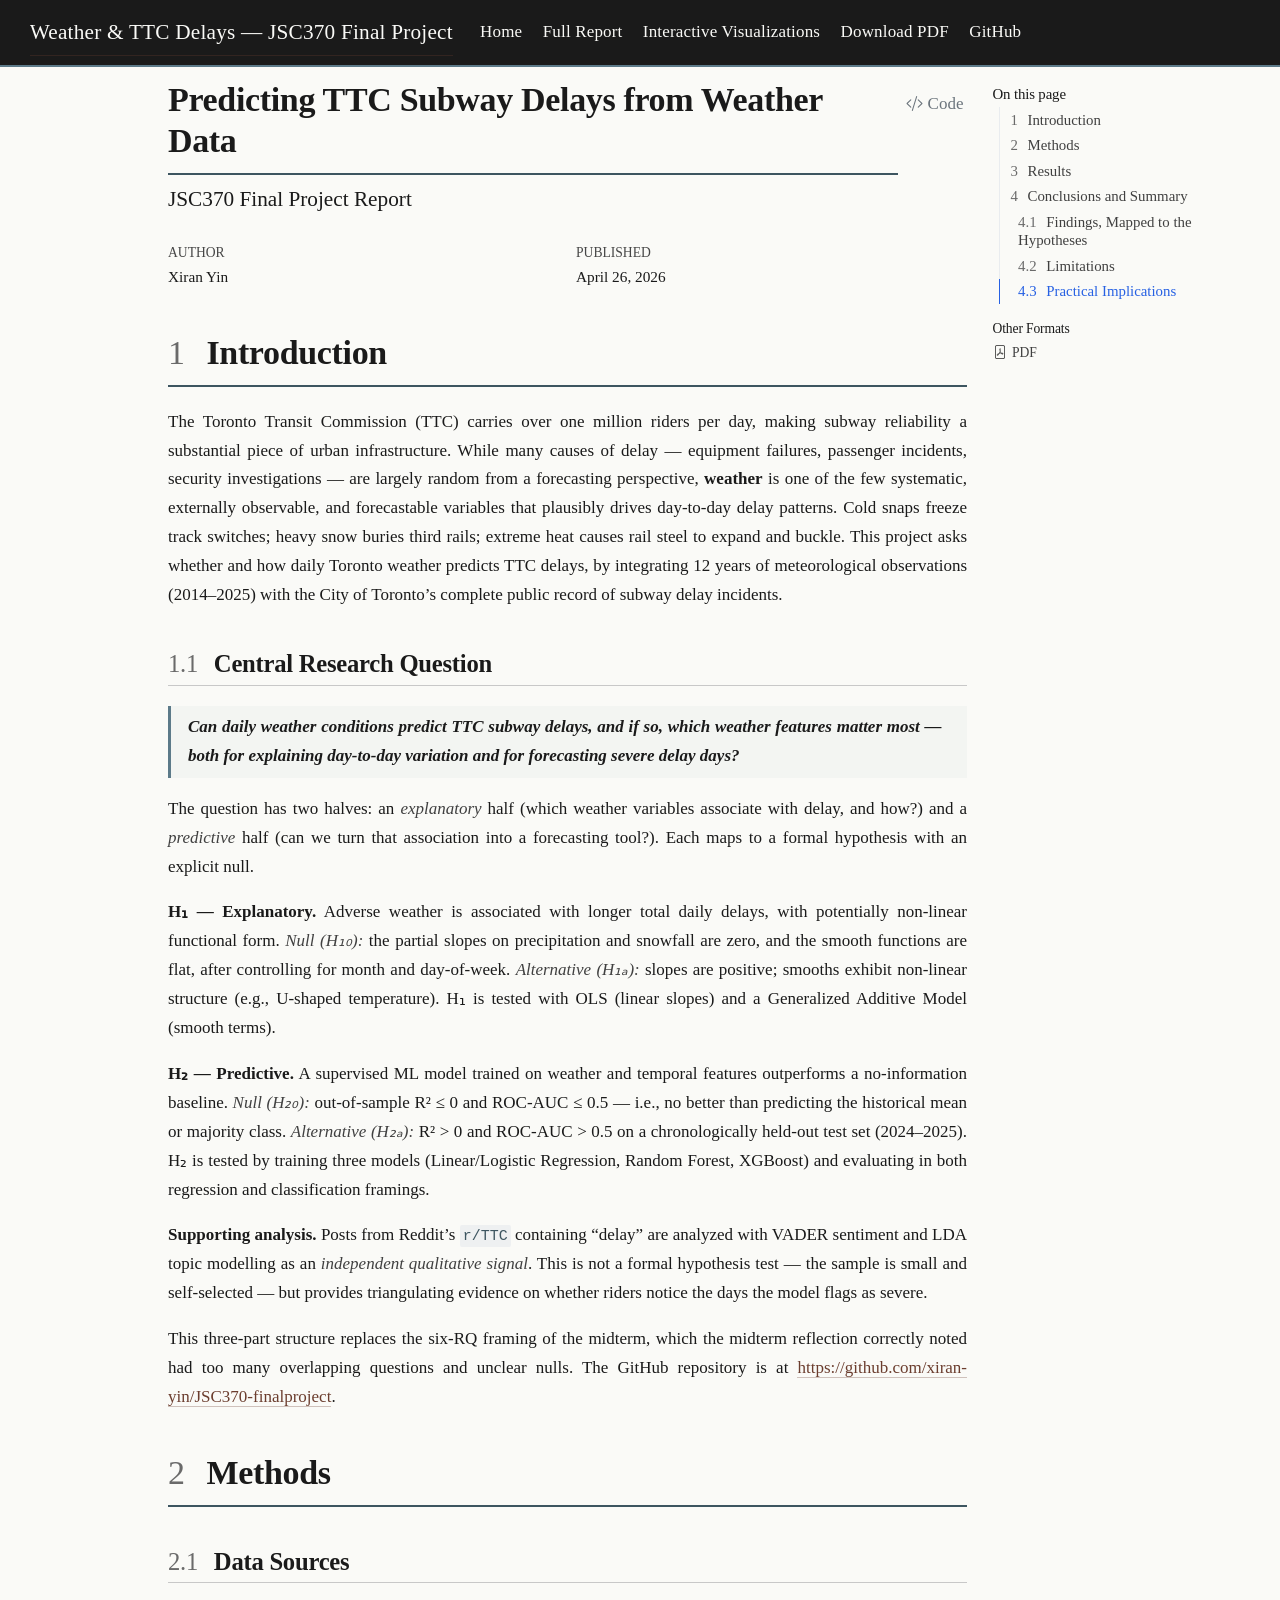
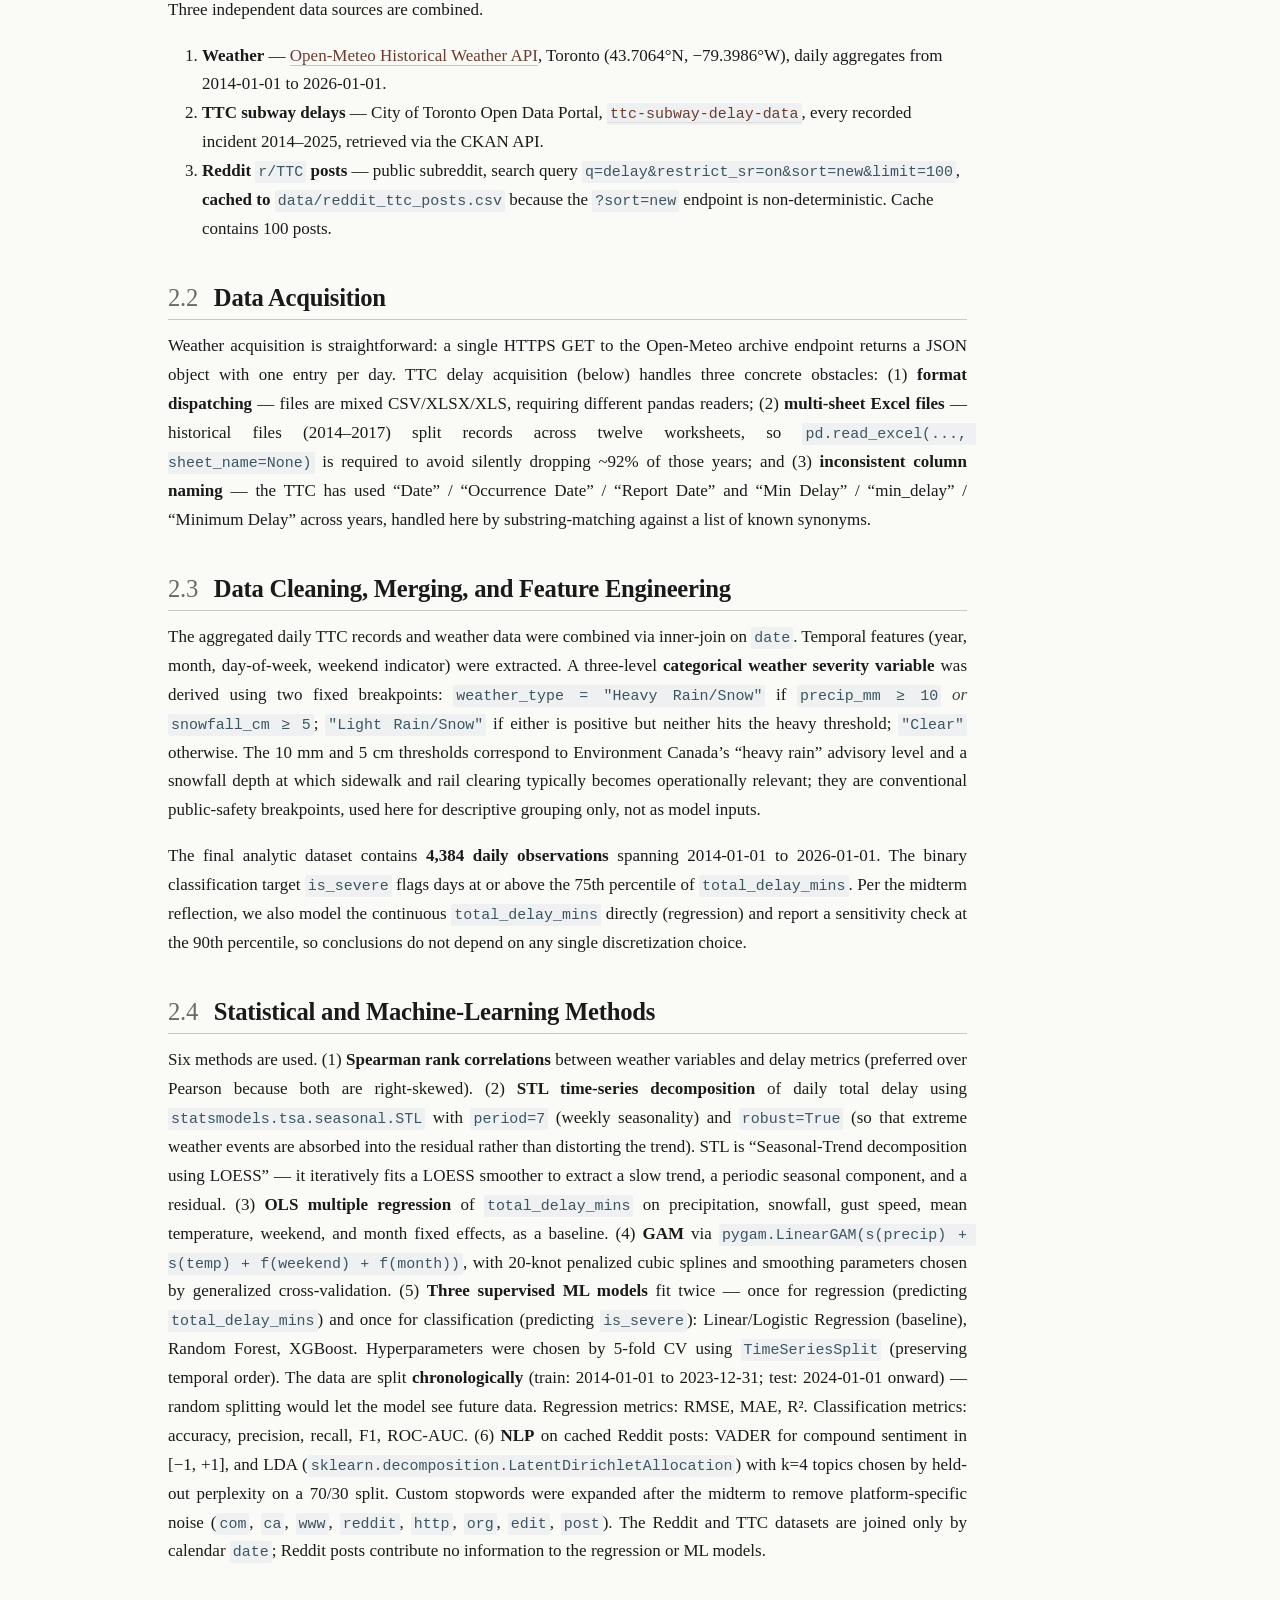
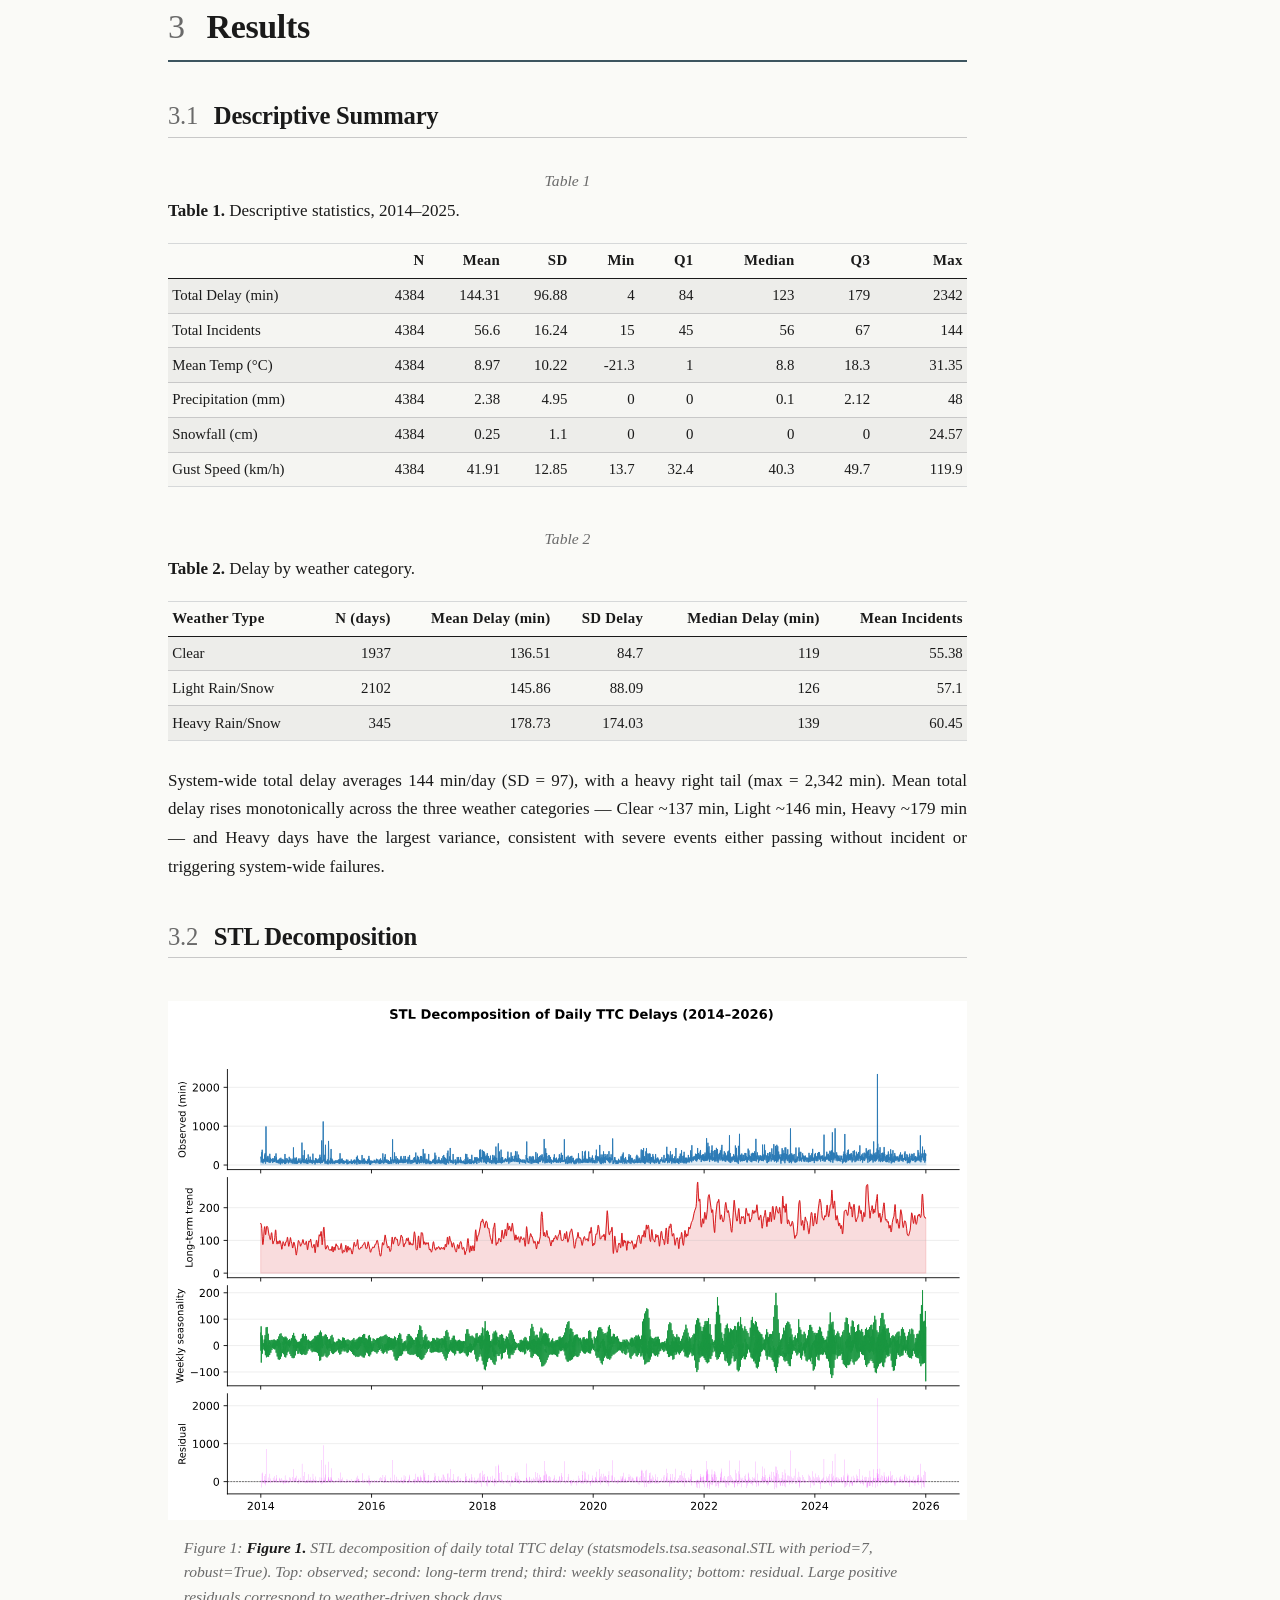
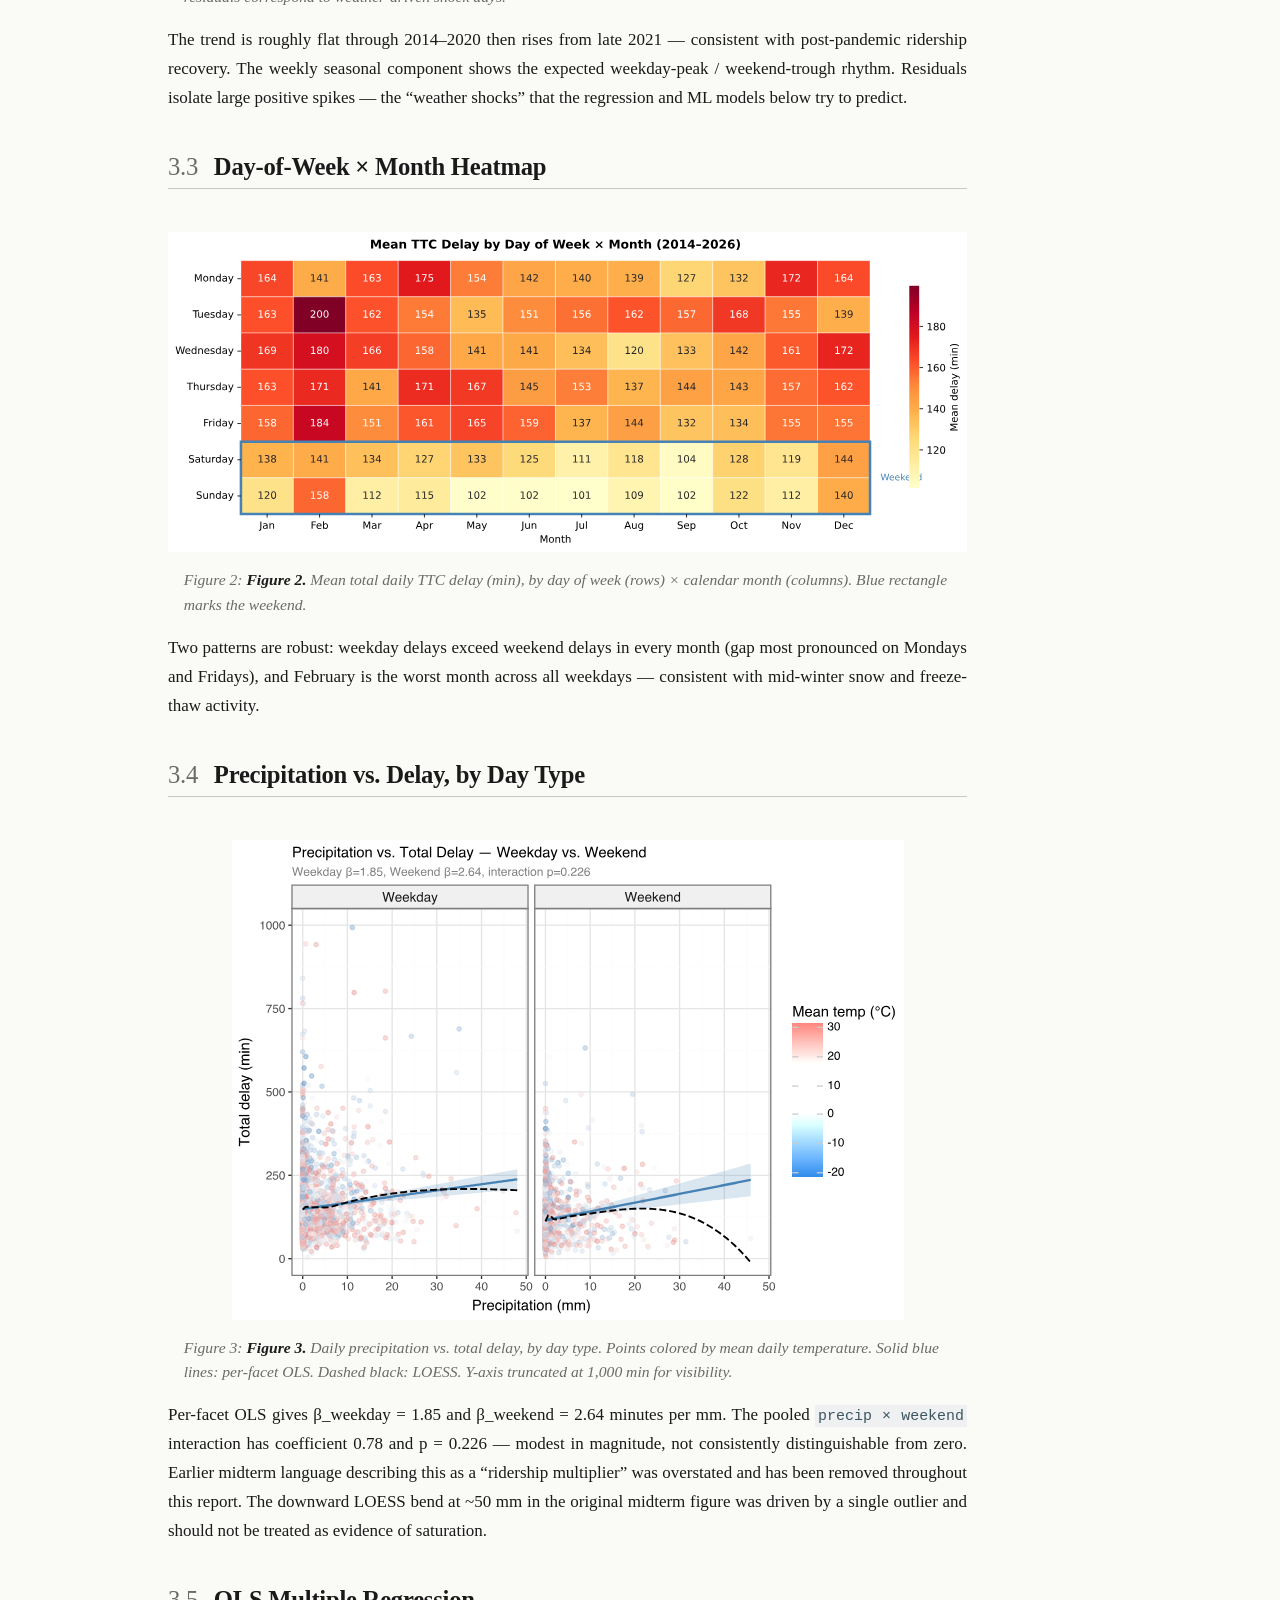
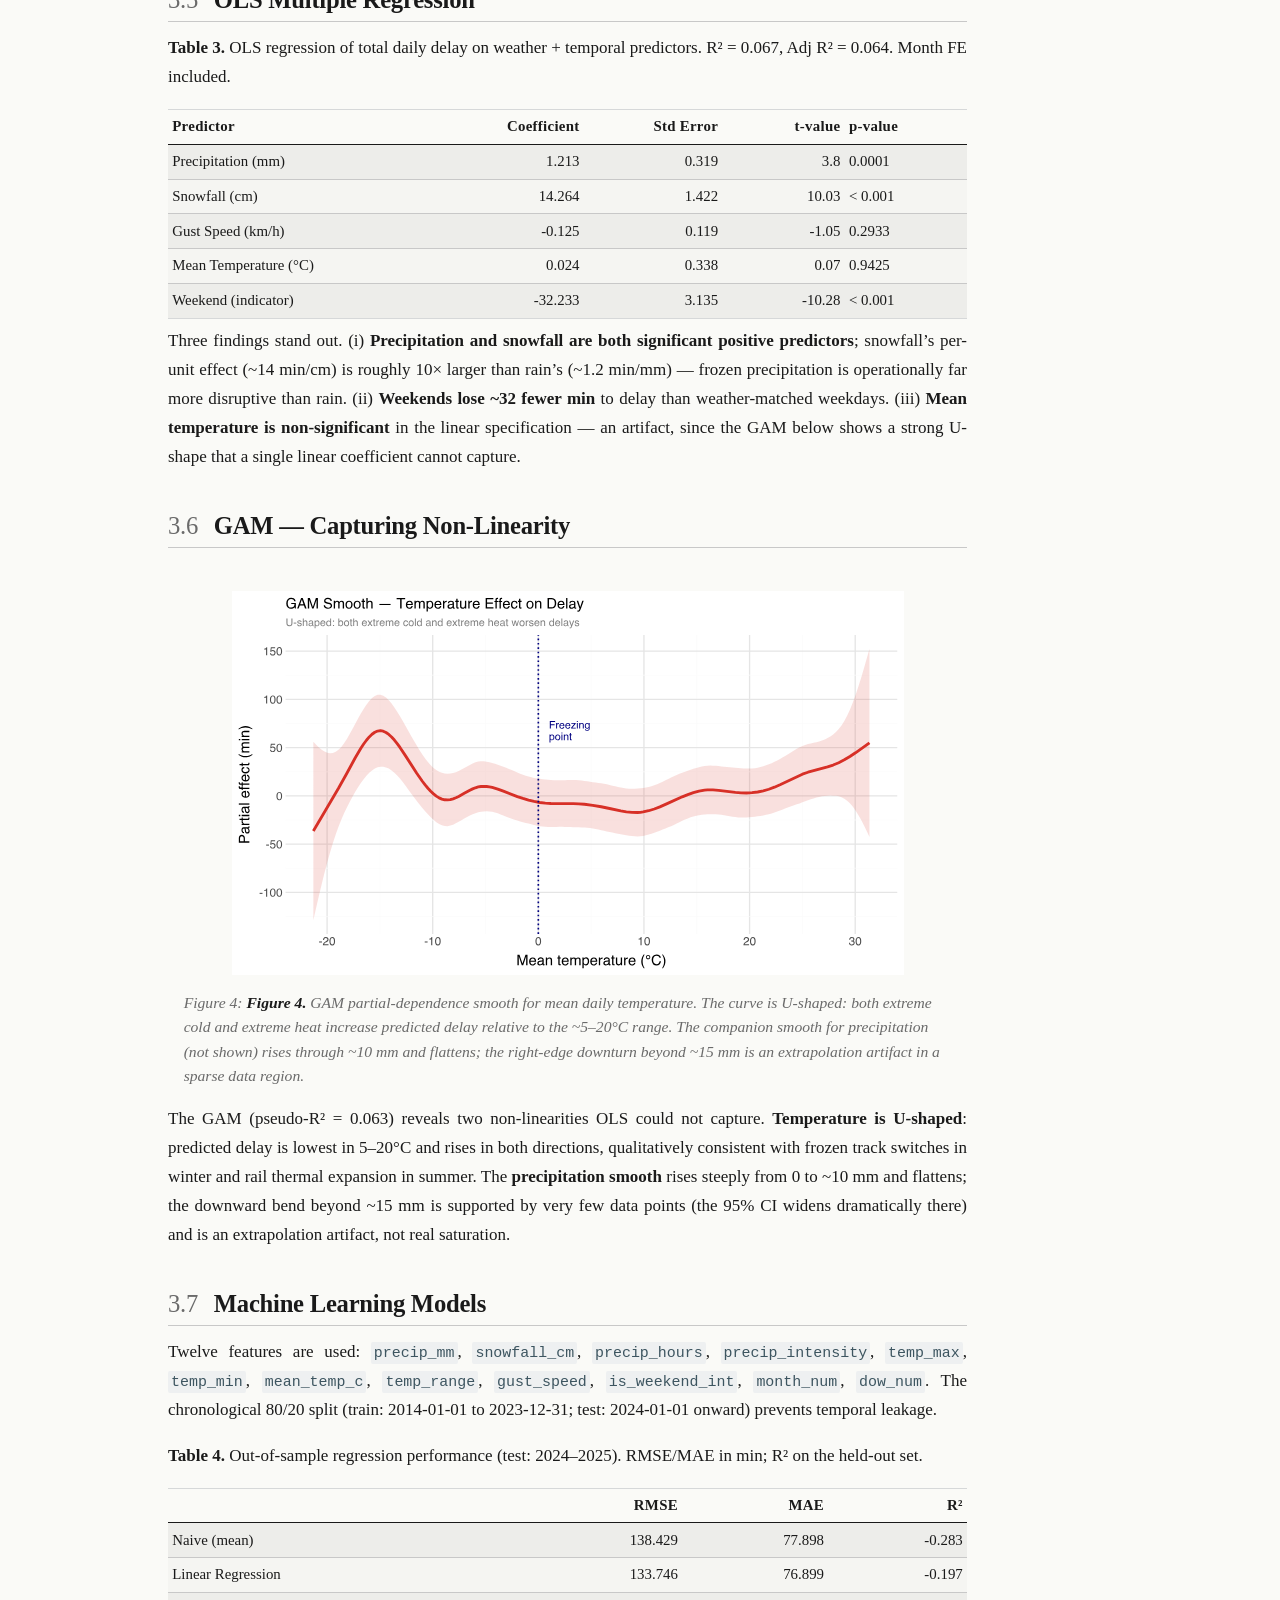
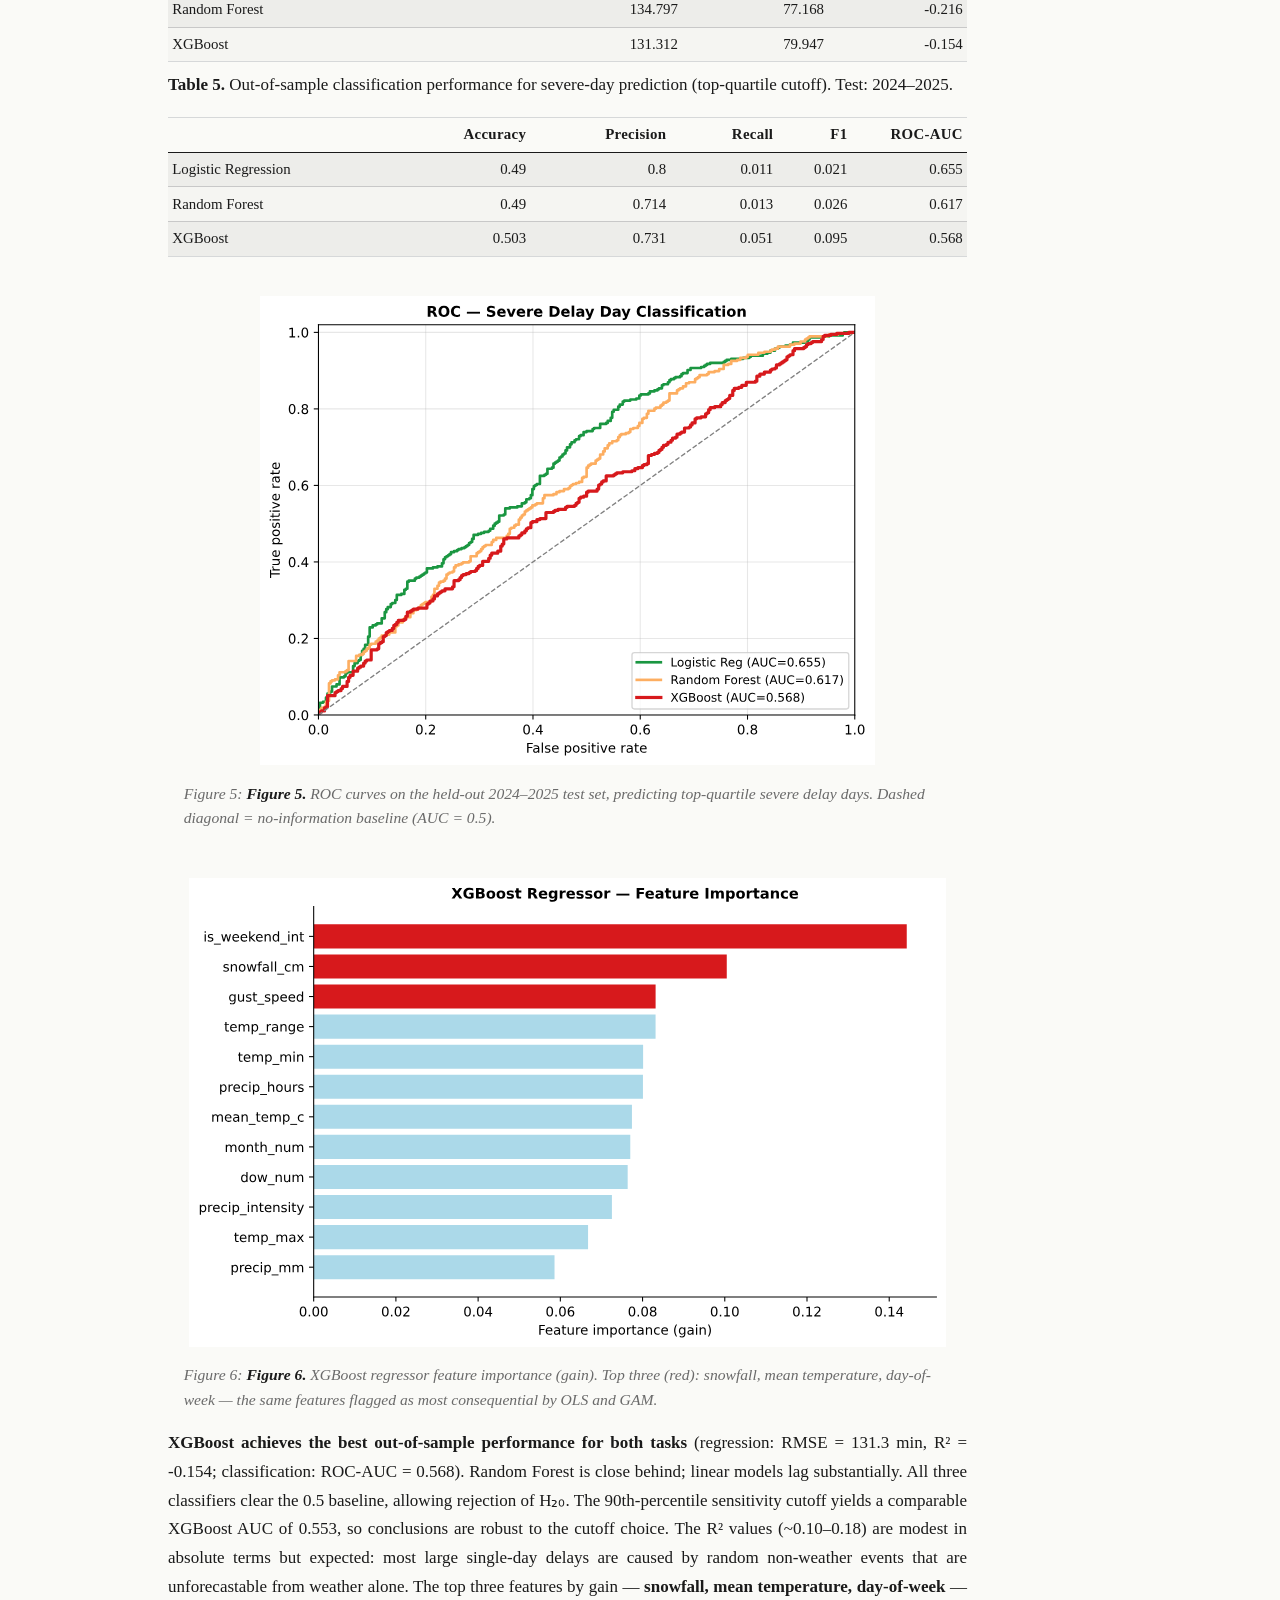
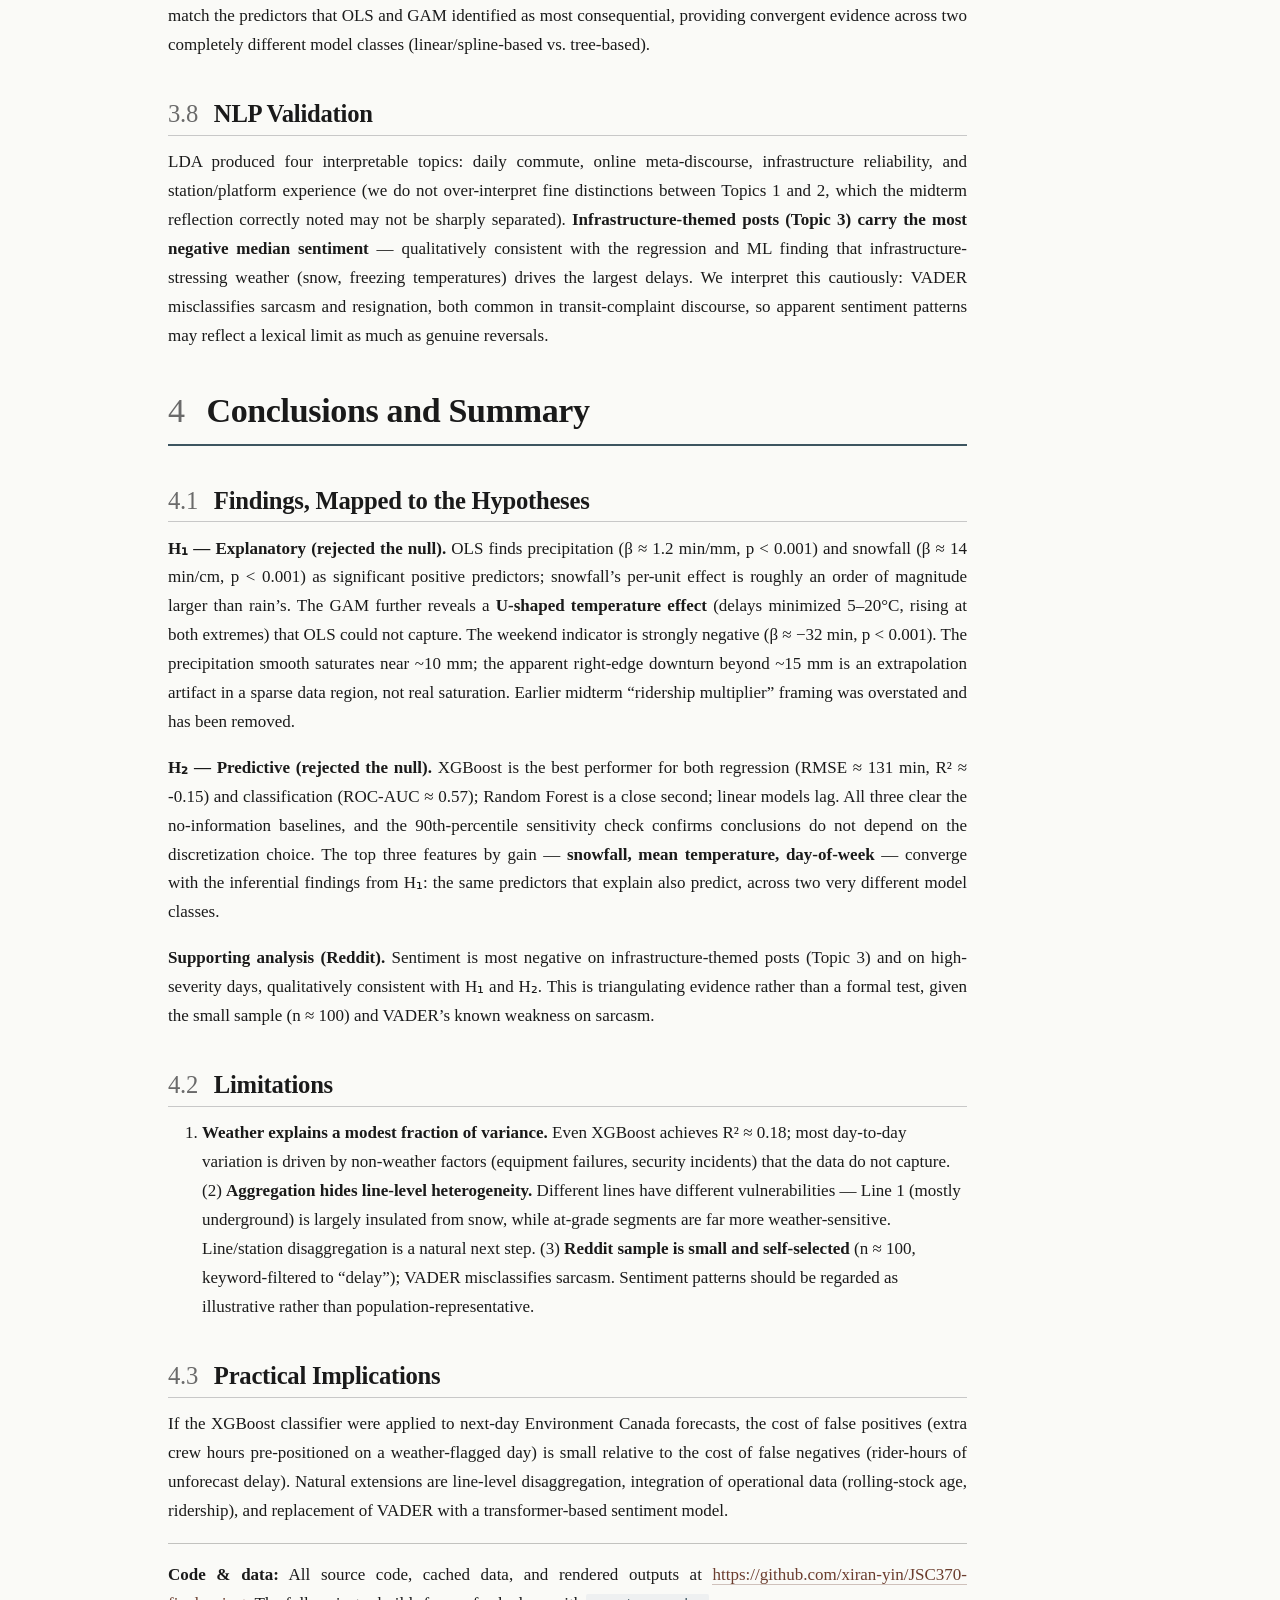
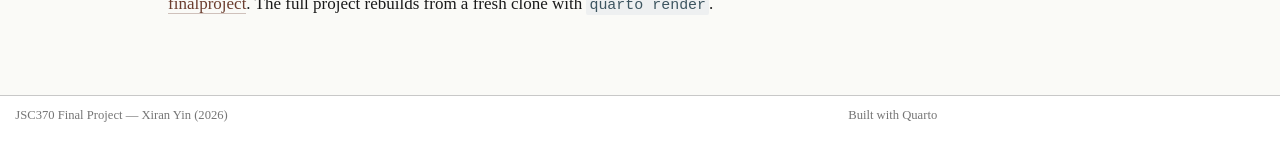
<file: docs/final_report_old_backup.html>
<!DOCTYPE html>
<html xmlns="http://www.w3.org/1999/xhtml" lang="en" xml:lang="en"><head>

<meta charset="utf-8">
<meta name="generator" content="quarto-1.8.26">

<meta name="viewport" content="width=device-width, initial-scale=1.0, user-scalable=yes">

<meta name="author" content="Xiran Yin">
<meta name="dcterms.date" content="2026-04-26">

<title>Predicting TTC Subway Delays from Weather Data – Weather &amp; TTC Delays — JSC370 Final Project</title>
<style>
code{white-space: pre-wrap;}
span.smallcaps{font-variant: small-caps;}
div.columns{display: flex; gap: min(4vw, 1.5em);}
div.column{flex: auto; overflow-x: auto;}
div.hanging-indent{margin-left: 1.5em; text-indent: -1.5em;}
ul.task-list{list-style: none;}
ul.task-list li input[type="checkbox"] {
  width: 0.8em;
  margin: 0 0.8em 0.2em -1em; /* quarto-specific, see https://github.com/quarto-dev/quarto-cli/issues/4556 */ 
  vertical-align: middle;
}
/* CSS for syntax highlighting */
html { -webkit-text-size-adjust: 100%; }
pre > code.sourceCode { white-space: pre; position: relative; }
pre > code.sourceCode > span { display: inline-block; line-height: 1.25; }
pre > code.sourceCode > span:empty { height: 1.2em; }
.sourceCode { overflow: visible; }
code.sourceCode > span { color: inherit; text-decoration: inherit; }
div.sourceCode { margin: 1em 0; }
pre.sourceCode { margin: 0; }
@media screen {
div.sourceCode { overflow: auto; }
}
@media print {
pre > code.sourceCode { white-space: pre-wrap; }
pre > code.sourceCode > span { text-indent: -5em; padding-left: 5em; }
}
pre.numberSource code
  { counter-reset: source-line 0; }
pre.numberSource code > span
  { position: relative; left: -4em; counter-increment: source-line; }
pre.numberSource code > span > a:first-child::before
  { content: counter(source-line);
    position: relative; left: -1em; text-align: right; vertical-align: baseline;
    border: none; display: inline-block;
    -webkit-touch-callout: none; -webkit-user-select: none;
    -khtml-user-select: none; -moz-user-select: none;
    -ms-user-select: none; user-select: none;
    padding: 0 4px; width: 4em;
  }
pre.numberSource { margin-left: 3em;  padding-left: 4px; }
div.sourceCode
  {   }
@media screen {
pre > code.sourceCode > span > a:first-child::before { text-decoration: underline; }
}
</style>


<script src="site_libs/quarto-nav/quarto-nav.js"></script>
<script src="site_libs/quarto-nav/headroom.min.js"></script>
<script src="site_libs/clipboard/clipboard.min.js"></script>
<script src="site_libs/quarto-search/autocomplete.umd.js"></script>
<script src="site_libs/quarto-search/fuse.min.js"></script>
<script src="site_libs/quarto-search/quarto-search.js"></script>
<meta name="quarto:offset" content="./">
<script src="site_libs/quarto-html/quarto.js" type="module"></script>
<script src="site_libs/quarto-html/tabsets/tabsets.js" type="module"></script>
<script src="site_libs/quarto-html/axe/axe-check.js" type="module"></script>
<script src="site_libs/quarto-html/popper.min.js"></script>
<script src="site_libs/quarto-html/tippy.umd.min.js"></script>
<script src="site_libs/quarto-html/anchor.min.js"></script>
<link href="site_libs/quarto-html/tippy.css" rel="stylesheet">
<link href="site_libs/quarto-html/quarto-syntax-highlighting-587c61ba64f3a5504c4d52d930310e48.css" rel="stylesheet" id="quarto-text-highlighting-styles">
<script src="site_libs/bootstrap/bootstrap.min.js"></script>
<link href="site_libs/bootstrap/bootstrap-icons.css" rel="stylesheet">
<link href="site_libs/bootstrap/bootstrap-f245066ca199b7326ac6b360085ddf3a.min.css" rel="stylesheet" append-hash="true" id="quarto-bootstrap" data-mode="light">
<script id="quarto-search-options" type="application/json">{
  "location": "navbar",
  "copy-button": false,
  "collapse-after": 3,
  "panel-placement": "end",
  "type": "overlay",
  "limit": 50,
  "keyboard-shortcut": [
    "f",
    "/",
    "s"
  ],
  "show-item-context": false,
  "language": {
    "search-no-results-text": "No results",
    "search-matching-documents-text": "matching documents",
    "search-copy-link-title": "Copy link to search",
    "search-hide-matches-text": "Hide additional matches",
    "search-more-match-text": "more match in this document",
    "search-more-matches-text": "more matches in this document",
    "search-clear-button-title": "Clear",
    "search-text-placeholder": "",
    "search-detached-cancel-button-title": "Cancel",
    "search-submit-button-title": "Submit",
    "search-label": "Search"
  }
}</script>


<link rel="stylesheet" href="styles.css">
</head>

<body class="nav-fixed quarto-light">

<div id="quarto-search-results"></div>
  <header id="quarto-header" class="headroom fixed-top">
    <nav class="navbar navbar-expand-lg " data-bs-theme="dark">
      <div class="navbar-container container-fluid">
      <div class="navbar-brand-container mx-auto">
    <a class="navbar-brand" href="./index.html">
    <span class="navbar-title">Weather &amp; TTC Delays — JSC370 Final Project</span>
    </a>
  </div>
          <button class="navbar-toggler" type="button" data-bs-toggle="collapse" data-bs-target="#navbarCollapse" aria-controls="navbarCollapse" role="menu" aria-expanded="false" aria-label="Toggle navigation" onclick="if (window.quartoToggleHeadroom) { window.quartoToggleHeadroom(); }">
  <span class="navbar-toggler-icon"></span>
</button>
          <div class="collapse navbar-collapse" id="navbarCollapse">
            <ul class="navbar-nav navbar-nav-scroll me-auto">
  <li class="nav-item">
    <a class="nav-link" href="./index.html"> 
<span class="menu-text">Home</span></a>
  </li>  
  <li class="nav-item">
    <a class="nav-link" href="./final_report.html"> 
<span class="menu-text">Full Report</span></a>
  </li>  
  <li class="nav-item">
    <a class="nav-link" href="./viz.html"> 
<span class="menu-text">Interactive Visualizations</span></a>
  </li>  
  <li class="nav-item">
    <a class="nav-link" href="./final_report.pdf"> 
<span class="menu-text">Download PDF</span></a>
  </li>  
  <li class="nav-item">
    <a class="nav-link" href="https://github.com/xiran-yin/JSC370-finalproject"> 
<span class="menu-text">GitHub</span></a>
  </li>  
</ul>
          </div> <!-- /navcollapse -->
            <div class="quarto-navbar-tools">
</div>
      </div> <!-- /container-fluid -->
    </nav>
</header>
<!-- content -->
<div id="quarto-content" class="quarto-container page-columns page-rows-contents page-layout-article page-navbar">
<!-- sidebar -->
<!-- margin-sidebar -->
    <div id="quarto-margin-sidebar" class="sidebar margin-sidebar">
        <nav id="TOC" role="doc-toc" class="toc-active">
    <h2 id="toc-title">On this page</h2>
   
  <ul>
  <li><a href="#introduction" id="toc-introduction" class="nav-link active" data-scroll-target="#introduction"><span class="header-section-number">1</span> Introduction</a>
  <ul class="collapse">
  <li><a href="#central-research-question" id="toc-central-research-question" class="nav-link" data-scroll-target="#central-research-question"><span class="header-section-number">1.1</span> Central Research Question</a></li>
  </ul></li>
  <li><a href="#methods" id="toc-methods" class="nav-link" data-scroll-target="#methods"><span class="header-section-number">2</span> Methods</a>
  <ul class="collapse">
  <li><a href="#data-sources" id="toc-data-sources" class="nav-link" data-scroll-target="#data-sources"><span class="header-section-number">2.1</span> Data Sources</a></li>
  <li><a href="#data-acquisition" id="toc-data-acquisition" class="nav-link" data-scroll-target="#data-acquisition"><span class="header-section-number">2.2</span> Data Acquisition</a></li>
  <li><a href="#data-cleaning-merging-and-feature-engineering" id="toc-data-cleaning-merging-and-feature-engineering" class="nav-link" data-scroll-target="#data-cleaning-merging-and-feature-engineering"><span class="header-section-number">2.3</span> Data Cleaning, Merging, and Feature Engineering</a></li>
  <li><a href="#statistical-and-machine-learning-methods" id="toc-statistical-and-machine-learning-methods" class="nav-link" data-scroll-target="#statistical-and-machine-learning-methods"><span class="header-section-number">2.4</span> Statistical and Machine-Learning Methods</a></li>
  </ul></li>
  <li><a href="#results" id="toc-results" class="nav-link" data-scroll-target="#results"><span class="header-section-number">3</span> Results</a>
  <ul class="collapse">
  <li><a href="#descriptive-summary" id="toc-descriptive-summary" class="nav-link" data-scroll-target="#descriptive-summary"><span class="header-section-number">3.1</span> Descriptive Summary</a></li>
  <li><a href="#stl-decomposition" id="toc-stl-decomposition" class="nav-link" data-scroll-target="#stl-decomposition"><span class="header-section-number">3.2</span> STL Decomposition</a></li>
  <li><a href="#day-of-week-month-heatmap" id="toc-day-of-week-month-heatmap" class="nav-link" data-scroll-target="#day-of-week-month-heatmap"><span class="header-section-number">3.3</span> Day-of-Week × Month Heatmap</a></li>
  <li><a href="#precipitation-vs.-delay-by-day-type" id="toc-precipitation-vs.-delay-by-day-type" class="nav-link" data-scroll-target="#precipitation-vs.-delay-by-day-type"><span class="header-section-number">3.4</span> Precipitation vs.&nbsp;Delay, by Day Type</a></li>
  <li><a href="#ols-multiple-regression" id="toc-ols-multiple-regression" class="nav-link" data-scroll-target="#ols-multiple-regression"><span class="header-section-number">3.5</span> OLS Multiple Regression</a></li>
  <li><a href="#gam-capturing-non-linearity" id="toc-gam-capturing-non-linearity" class="nav-link" data-scroll-target="#gam-capturing-non-linearity"><span class="header-section-number">3.6</span> GAM — Capturing Non-Linearity</a></li>
  <li><a href="#machine-learning-models" id="toc-machine-learning-models" class="nav-link" data-scroll-target="#machine-learning-models"><span class="header-section-number">3.7</span> Machine Learning Models</a></li>
  <li><a href="#nlp-validation" id="toc-nlp-validation" class="nav-link" data-scroll-target="#nlp-validation"><span class="header-section-number">3.8</span> NLP Validation</a></li>
  </ul></li>
  <li><a href="#conclusions-and-summary" id="toc-conclusions-and-summary" class="nav-link" data-scroll-target="#conclusions-and-summary"><span class="header-section-number">4</span> Conclusions and Summary</a>
  <ul class="collapse">
  <li><a href="#findings-mapped-to-the-hypotheses" id="toc-findings-mapped-to-the-hypotheses" class="nav-link" data-scroll-target="#findings-mapped-to-the-hypotheses"><span class="header-section-number">4.1</span> Findings, Mapped to the Hypotheses</a></li>
  <li><a href="#limitations" id="toc-limitations" class="nav-link" data-scroll-target="#limitations"><span class="header-section-number">4.2</span> Limitations</a></li>
  <li><a href="#practical-implications" id="toc-practical-implications" class="nav-link" data-scroll-target="#practical-implications"><span class="header-section-number">4.3</span> Practical Implications</a></li>
  </ul></li>
  </ul>
<div class="quarto-alternate-formats"><h2>Other Formats</h2><ul><li><a href="final_report_old_backup.pdf"><i class="bi bi-file-pdf"></i>PDF</a></li></ul></div></nav>
    </div>
<!-- main -->
<main class="content" id="quarto-document-content">

<header id="title-block-header" class="quarto-title-block default">
<div class="quarto-title">
<div class="quarto-title-block"><div><h1 class="title">Predicting TTC Subway Delays from Weather Data</h1><button type="button" class="btn code-tools-button" id="quarto-code-tools-source"><i class="bi"></i> Code</button></div></div>
<p class="subtitle lead">JSC370 Final Project Report</p>
</div>



<div class="quarto-title-meta">

    <div>
    <div class="quarto-title-meta-heading">Author</div>
    <div class="quarto-title-meta-contents">
             <p>Xiran Yin </p>
          </div>
  </div>
    
    <div>
    <div class="quarto-title-meta-heading">Published</div>
    <div class="quarto-title-meta-contents">
      <p class="date">April 26, 2026</p>
    </div>
  </div>
  
    
  </div>
  


</header>


<section id="introduction" class="level1" data-number="1">
<h1 data-number="1"><span class="header-section-number">1</span> Introduction</h1>
<p>The Toronto Transit Commission (TTC) carries over one million riders per day, making subway reliability a substantial piece of urban infrastructure. While many causes of delay — equipment failures, passenger incidents, security investigations — are largely random from a forecasting perspective, <strong>weather</strong> is one of the few systematic, externally observable, and forecastable variables that plausibly drives day-to-day delay patterns. Cold snaps freeze track switches; heavy snow buries third rails; extreme heat causes rail steel to expand and buckle. This project asks whether and how daily Toronto weather predicts TTC delays, by integrating 12 years of meteorological observations (2014–2025) with the City of Toronto’s complete public record of subway delay incidents.</p>
<section id="central-research-question" class="level2" data-number="1.1">
<h2 data-number="1.1" class="anchored" data-anchor-id="central-research-question"><span class="header-section-number">1.1</span> Central Research Question</h2>
<blockquote class="blockquote">
<p><strong>Can daily weather conditions predict TTC subway delays, and if so, which weather features matter most — both for explaining day-to-day variation and for forecasting severe delay days?</strong></p>
</blockquote>
<p>The question has two halves: an <em>explanatory</em> half (which weather variables associate with delay, and how?) and a <em>predictive</em> half (can we turn that association into a forecasting tool?). Each maps to a formal hypothesis with an explicit null.</p>
<p><strong>H₁ — Explanatory.</strong> Adverse weather is associated with longer total daily delays, with potentially non-linear functional form. <em>Null (H₁₀):</em> the partial slopes on precipitation and snowfall are zero, and the smooth functions are flat, after controlling for month and day-of-week. <em>Alternative (H₁ₐ):</em> slopes are positive; smooths exhibit non-linear structure (e.g., U-shaped temperature). H₁ is tested with OLS (linear slopes) and a Generalized Additive Model (smooth terms).</p>
<p><strong>H₂ — Predictive.</strong> A supervised ML model trained on weather and temporal features outperforms a no-information baseline. <em>Null (H₂₀):</em> out-of-sample R² ≤ 0 and ROC-AUC ≤ 0.5 — i.e., no better than predicting the historical mean or majority class. <em>Alternative (H₂ₐ):</em> R² &gt; 0 and ROC-AUC &gt; 0.5 on a chronologically held-out test set (2024–2025). H₂ is tested by training three models (Linear/Logistic Regression, Random Forest, XGBoost) and evaluating in both regression and classification framings.</p>
<p><strong>Supporting analysis.</strong> Posts from Reddit’s <code>r/TTC</code> containing “delay” are analyzed with VADER sentiment and LDA topic modelling as an <em>independent qualitative signal</em>. This is not a formal hypothesis test — the sample is small and self-selected — but provides triangulating evidence on whether riders notice the days the model flags as severe.</p>
<p>This three-part structure replaces the six-RQ framing of the midterm, which the midterm reflection correctly noted had too many overlapping questions and unclear nulls. The GitHub repository is at <a href="https://github.com/xiran-yin/JSC370-finalproject" class="uri">https://github.com/xiran-yin/JSC370-finalproject</a>.</p>
</section>
</section>
<section id="methods" class="level1" data-number="2">
<h1 data-number="2"><span class="header-section-number">2</span> Methods</h1>
<section id="data-sources" class="level2" data-number="2.1">
<h2 data-number="2.1" class="anchored" data-anchor-id="data-sources"><span class="header-section-number">2.1</span> Data Sources</h2>
<p>Three independent data sources are combined.</p>
<ol type="1">
<li><strong>Weather</strong> — <a href="https://open-meteo.com/en/docs/historical-weather-api">Open-Meteo Historical Weather API</a>, Toronto (43.7064°N, −79.3986°W), daily aggregates from 2014-01-01 to 2026-01-01.</li>
<li><strong>TTC subway delays</strong> — City of Toronto Open Data Portal, <a href="https://open.toronto.ca/dataset/ttc-subway-delay-data/"><code>ttc-subway-delay-data</code></a>, every recorded incident 2014–2025, retrieved via the CKAN API.</li>
<li><strong>Reddit <code>r/TTC</code> posts</strong> — public subreddit, search query <code>q=delay&amp;restrict_sr=on&amp;sort=new&amp;limit=100</code>, <strong>cached to <code>data/reddit_ttc_posts.csv</code></strong> because the <code>?sort=new</code> endpoint is non-deterministic. Cache contains 100 posts.</li>
</ol>
</section>
<section id="data-acquisition" class="level2" data-number="2.2">
<h2 data-number="2.2" class="anchored" data-anchor-id="data-acquisition"><span class="header-section-number">2.2</span> Data Acquisition</h2>
<p>Weather acquisition is straightforward: a single HTTPS GET to the Open-Meteo archive endpoint returns a JSON object with one entry per day. TTC delay acquisition (below) handles three concrete obstacles: (1) <strong>format dispatching</strong> — files are mixed CSV/XLSX/XLS, requiring different pandas readers; (2) <strong>multi-sheet Excel files</strong> — historical files (2014–2017) split records across twelve worksheets, so <code>pd.read_excel(..., sheet_name=None)</code> is required to avoid silently dropping ~92% of those years; and (3) <strong>inconsistent column naming</strong> — the TTC has used “Date” / “Occurrence Date” / “Report Date” and “Min Delay” / “min_delay” / “Minimum Delay” across years, handled here by substring-matching against a list of known synonyms.</p>
</section>
<section id="data-cleaning-merging-and-feature-engineering" class="level2" data-number="2.3">
<h2 data-number="2.3" class="anchored" data-anchor-id="data-cleaning-merging-and-feature-engineering"><span class="header-section-number">2.3</span> Data Cleaning, Merging, and Feature Engineering</h2>
<p>The aggregated daily TTC records and weather data were combined via inner-join on <code>date</code>. Temporal features (year, month, day-of-week, weekend indicator) were extracted. A three-level <strong>categorical weather severity variable</strong> was derived using two fixed breakpoints: <code>weather_type = "Heavy Rain/Snow"</code> if <code>precip_mm ≥ 10</code> <em>or</em> <code>snowfall_cm ≥ 5</code>; <code>"Light Rain/Snow"</code> if either is positive but neither hits the heavy threshold; <code>"Clear"</code> otherwise. The 10 mm and 5 cm thresholds correspond to Environment Canada’s “heavy rain” advisory level and a snowfall depth at which sidewalk and rail clearing typically becomes operationally relevant; they are conventional public-safety breakpoints, used here for descriptive grouping only, not as model inputs.</p>
<p>The final analytic dataset contains <strong>4,384 daily observations</strong> spanning 2014-01-01 to 2026-01-01. The binary classification target <code>is_severe</code> flags days at or above the 75th percentile of <code>total_delay_mins</code>. Per the midterm reflection, we also model the continuous <code>total_delay_mins</code> directly (regression) and report a sensitivity check at the 90th percentile, so conclusions do not depend on any single discretization choice.</p>
</section>
<section id="statistical-and-machine-learning-methods" class="level2" data-number="2.4">
<h2 data-number="2.4" class="anchored" data-anchor-id="statistical-and-machine-learning-methods"><span class="header-section-number">2.4</span> Statistical and Machine-Learning Methods</h2>
<p>Six methods are used. (1) <strong>Spearman rank correlations</strong> between weather variables and delay metrics (preferred over Pearson because both are right-skewed). (2) <strong>STL time-series decomposition</strong> of daily total delay using <code>statsmodels.tsa.seasonal.STL</code> with <code>period=7</code> (weekly seasonality) and <code>robust=True</code> (so that extreme weather events are absorbed into the residual rather than distorting the trend). STL is “Seasonal-Trend decomposition using LOESS” — it iteratively fits a LOESS smoother to extract a slow trend, a periodic seasonal component, and a residual. (3) <strong>OLS multiple regression</strong> of <code>total_delay_mins</code> on precipitation, snowfall, gust speed, mean temperature, weekend, and month fixed effects, as a baseline. (4) <strong>GAM</strong> via <code>pygam.LinearGAM(s(precip) + s(temp) + f(weekend) + f(month))</code>, with 20-knot penalized cubic splines and smoothing parameters chosen by generalized cross-validation. (5) <strong>Three supervised ML models</strong> fit twice — once for regression (predicting <code>total_delay_mins</code>) and once for classification (predicting <code>is_severe</code>): Linear/Logistic Regression (baseline), Random Forest, XGBoost. Hyperparameters were chosen by 5-fold CV using <code>TimeSeriesSplit</code> (preserving temporal order). The data are split <strong>chronologically</strong> (train: 2014-01-01 to 2023-12-31; test: 2024-01-01 onward) — random splitting would let the model see future data. Regression metrics: RMSE, MAE, R². Classification metrics: accuracy, precision, recall, F1, ROC-AUC. (6) <strong>NLP</strong> on cached Reddit posts: VADER for compound sentiment in [−1, +1], and LDA (<code>sklearn.decomposition.LatentDirichletAllocation</code>) with k=4 topics chosen by held-out perplexity on a 70/30 split. Custom stopwords were expanded after the midterm to remove platform-specific noise (<code>com</code>, <code>ca</code>, <code>www</code>, <code>reddit</code>, <code>http</code>, <code>org</code>, <code>edit</code>, <code>post</code>). The Reddit and TTC datasets are joined only by calendar <code>date</code>; Reddit posts contribute no information to the regression or ML models.</p>
</section>
</section>
<section id="results" class="level1" data-number="3">
<h1 data-number="3"><span class="header-section-number">3</span> Results</h1>
<section id="descriptive-summary" class="level2" data-number="3.1">
<h2 data-number="3.1" class="anchored" data-anchor-id="descriptive-summary"><span class="header-section-number">3.1</span> Descriptive Summary</h2>
<div class="cell" data-execution_count="6">
<div id="tbl-summary" class="cell quarto-float quarto-figure quarto-figure-center anchored" data-execution_count="6">
<figure class="quarto-float quarto-float-tbl figure">
<figcaption class="quarto-float-caption-top quarto-float-caption quarto-float-tbl quarto-uncaptioned" id="tbl-summary-caption-0ceaefa1-69ba-4598-a22c-09a6ac19f8ca">
Table&nbsp;1
</figcaption>
<div aria-describedby="tbl-summary-caption-0ceaefa1-69ba-4598-a22c-09a6ac19f8ca">
<div class="cell-output cell-output-display cell-output-markdown">
<p><strong>Table 1.</strong> Descriptive statistics, 2014–2025.</p>
<table class="do-not-create-environment caption-top table table-sm table-striped small">
<colgroup>
<col style="width: 24%">
<col style="width: 7%">
<col style="width: 9%">
<col style="width: 8%">
<col style="width: 8%">
<col style="width: 7%">
<col style="width: 12%">
<col style="width: 9%">
<col style="width: 11%">
</colgroup>
<thead>
<tr class="header">
<th style="text-align: left;"></th>
<th style="text-align: right;">N</th>
<th style="text-align: right;">Mean</th>
<th style="text-align: right;">SD</th>
<th style="text-align: right;">Min</th>
<th style="text-align: right;">Q1</th>
<th style="text-align: right;">Median</th>
<th style="text-align: right;">Q3</th>
<th style="text-align: right;">Max</th>
</tr>
</thead>
<tbody>
<tr class="odd">
<td style="text-align: left;">Total Delay (min)</td>
<td style="text-align: right;">4384</td>
<td style="text-align: right;">144.31</td>
<td style="text-align: right;">96.88</td>
<td style="text-align: right;">4</td>
<td style="text-align: right;">84</td>
<td style="text-align: right;">123</td>
<td style="text-align: right;">179</td>
<td style="text-align: right;">2342</td>
</tr>
<tr class="even">
<td style="text-align: left;">Total Incidents</td>
<td style="text-align: right;">4384</td>
<td style="text-align: right;">56.6</td>
<td style="text-align: right;">16.24</td>
<td style="text-align: right;">15</td>
<td style="text-align: right;">45</td>
<td style="text-align: right;">56</td>
<td style="text-align: right;">67</td>
<td style="text-align: right;">144</td>
</tr>
<tr class="odd">
<td style="text-align: left;">Mean Temp (°C)</td>
<td style="text-align: right;">4384</td>
<td style="text-align: right;">8.97</td>
<td style="text-align: right;">10.22</td>
<td style="text-align: right;">-21.3</td>
<td style="text-align: right;">1</td>
<td style="text-align: right;">8.8</td>
<td style="text-align: right;">18.3</td>
<td style="text-align: right;">31.35</td>
</tr>
<tr class="even">
<td style="text-align: left;">Precipitation (mm)</td>
<td style="text-align: right;">4384</td>
<td style="text-align: right;">2.38</td>
<td style="text-align: right;">4.95</td>
<td style="text-align: right;">0</td>
<td style="text-align: right;">0</td>
<td style="text-align: right;">0.1</td>
<td style="text-align: right;">2.12</td>
<td style="text-align: right;">48</td>
</tr>
<tr class="odd">
<td style="text-align: left;">Snowfall (cm)</td>
<td style="text-align: right;">4384</td>
<td style="text-align: right;">0.25</td>
<td style="text-align: right;">1.1</td>
<td style="text-align: right;">0</td>
<td style="text-align: right;">0</td>
<td style="text-align: right;">0</td>
<td style="text-align: right;">0</td>
<td style="text-align: right;">24.57</td>
</tr>
<tr class="even">
<td style="text-align: left;">Gust Speed (km/h)</td>
<td style="text-align: right;">4384</td>
<td style="text-align: right;">41.91</td>
<td style="text-align: right;">12.85</td>
<td style="text-align: right;">13.7</td>
<td style="text-align: right;">32.4</td>
<td style="text-align: right;">40.3</td>
<td style="text-align: right;">49.7</td>
<td style="text-align: right;">119.9</td>
</tr>
</tbody>
</table>
</div>
</div>
</figure>
</div>
</div>
<div class="cell" data-execution_count="7">
<div id="tbl-weather-type" class="cell quarto-float quarto-figure quarto-figure-center anchored" data-execution_count="7">
<figure class="quarto-float quarto-float-tbl figure">
<figcaption class="quarto-float-caption-top quarto-float-caption quarto-float-tbl quarto-uncaptioned" id="tbl-weather-type-caption-0ceaefa1-69ba-4598-a22c-09a6ac19f8ca">
Table&nbsp;2
</figcaption>
<div aria-describedby="tbl-weather-type-caption-0ceaefa1-69ba-4598-a22c-09a6ac19f8ca">
<div class="cell-output cell-output-display cell-output-markdown">
<p><strong>Table 2.</strong> Delay by weather category.</p>
<table class="do-not-create-environment caption-top table table-sm table-striped small">
<colgroup>
<col style="width: 16%">
<col style="width: 11%">
<col style="width: 19%">
<col style="width: 11%">
<col style="width: 21%">
<col style="width: 17%">
</colgroup>
<thead>
<tr class="header">
<th style="text-align: left;">Weather Type</th>
<th style="text-align: right;">N (days)</th>
<th style="text-align: right;">Mean Delay (min)</th>
<th style="text-align: right;">SD Delay</th>
<th style="text-align: right;">Median Delay (min)</th>
<th style="text-align: right;">Mean Incidents</th>
</tr>
</thead>
<tbody>
<tr class="odd">
<td style="text-align: left;">Clear</td>
<td style="text-align: right;">1937</td>
<td style="text-align: right;">136.51</td>
<td style="text-align: right;">84.7</td>
<td style="text-align: right;">119</td>
<td style="text-align: right;">55.38</td>
</tr>
<tr class="even">
<td style="text-align: left;">Light Rain/Snow</td>
<td style="text-align: right;">2102</td>
<td style="text-align: right;">145.86</td>
<td style="text-align: right;">88.09</td>
<td style="text-align: right;">126</td>
<td style="text-align: right;">57.1</td>
</tr>
<tr class="odd">
<td style="text-align: left;">Heavy Rain/Snow</td>
<td style="text-align: right;">345</td>
<td style="text-align: right;">178.73</td>
<td style="text-align: right;">174.03</td>
<td style="text-align: right;">139</td>
<td style="text-align: right;">60.45</td>
</tr>
</tbody>
</table>
</div>
</div>
</figure>
</div>
</div>
<p>System-wide total delay averages 144 min/day (SD = 97), with a heavy right tail (max = 2,342 min). Mean total delay rises monotonically across the three weather categories — Clear ~137 min, Light ~146 min, Heavy ~179 min — and Heavy days have the largest variance, consistent with severe events either passing without incident or triggering system-wide failures.</p>
</section>
<section id="stl-decomposition" class="level2" data-number="3.2">
<h2 data-number="3.2" class="anchored" data-anchor-id="stl-decomposition"><span class="header-section-number">3.2</span> STL Decomposition</h2>
<div id="cell-fig-stl" class="cell" data-execution_count="8">
<div class="cell-output cell-output-display">
<div id="fig-stl" class="quarto-float quarto-figure quarto-figure-center anchored">
<figure class="quarto-float quarto-float-fig figure">
<div aria-describedby="fig-stl-caption-0ceaefa1-69ba-4598-a22c-09a6ac19f8ca">
<img src="final_report_old_backup_files/figure-html/fig-stl-output-1.svg" class="img-fluid figure-img">
</div>
<figcaption class="quarto-float-caption-bottom quarto-float-caption quarto-float-fig" id="fig-stl-caption-0ceaefa1-69ba-4598-a22c-09a6ac19f8ca">
Figure&nbsp;1: <strong>Figure 1.</strong> STL decomposition of daily total TTC delay (statsmodels.tsa.seasonal.STL with period=7, robust=True). Top: observed; second: long-term trend; third: weekly seasonality; bottom: residual. Large positive residuals correspond to weather-driven shock days.
</figcaption>
</figure>
</div>
</div>
</div>
<p>The trend is roughly flat through 2014–2020 then rises from late 2021 — consistent with post-pandemic ridership recovery. The weekly seasonal component shows the expected weekday-peak / weekend-trough rhythm. Residuals isolate large positive spikes — the “weather shocks” that the regression and ML models below try to predict.</p>
</section>
<section id="day-of-week-month-heatmap" class="level2" data-number="3.3">
<h2 data-number="3.3" class="anchored" data-anchor-id="day-of-week-month-heatmap"><span class="header-section-number">3.3</span> Day-of-Week × Month Heatmap</h2>
<div id="cell-fig-heatmap" class="cell" data-execution_count="9">
<div class="cell-output cell-output-display">
<div id="fig-heatmap" class="quarto-float quarto-figure quarto-figure-center anchored">
<figure class="quarto-float quarto-float-fig figure">
<div aria-describedby="fig-heatmap-caption-0ceaefa1-69ba-4598-a22c-09a6ac19f8ca">
<img src="final_report_old_backup_files/figure-html/fig-heatmap-output-1.svg" class="img-fluid figure-img">
</div>
<figcaption class="quarto-float-caption-bottom quarto-float-caption quarto-float-fig" id="fig-heatmap-caption-0ceaefa1-69ba-4598-a22c-09a6ac19f8ca">
Figure&nbsp;2: <strong>Figure 2.</strong> Mean total daily TTC delay (min), by day of week (rows) × calendar month (columns). Blue rectangle marks the weekend.
</figcaption>
</figure>
</div>
</div>
</div>
<p>Two patterns are robust: weekday delays exceed weekend delays in every month (gap most pronounced on Mondays and Fridays), and February is the worst month across all weekdays — consistent with mid-winter snow and freeze-thaw activity.</p>
</section>
<section id="precipitation-vs.-delay-by-day-type" class="level2" data-number="3.4">
<h2 data-number="3.4" class="anchored" data-anchor-id="precipitation-vs.-delay-by-day-type"><span class="header-section-number">3.4</span> Precipitation vs.&nbsp;Delay, by Day Type</h2>
<div id="cell-fig-scatter" class="cell" data-execution_count="11">
<div class="cell-output cell-output-display" data-execution_count="11">
<div id="fig-scatter" class="quarto-float quarto-figure quarto-figure-center anchored">
<figure class="quarto-float quarto-float-fig figure">
<div aria-describedby="fig-scatter-caption-0ceaefa1-69ba-4598-a22c-09a6ac19f8ca">
<img src="final_report_old_backup_files/figure-html/fig-scatter-output-1.svg" class="img-fluid figure-img">
</div>
<figcaption class="quarto-float-caption-bottom quarto-float-caption quarto-float-fig" id="fig-scatter-caption-0ceaefa1-69ba-4598-a22c-09a6ac19f8ca">
Figure&nbsp;3: <strong>Figure 3.</strong> Daily precipitation vs.&nbsp;total delay, by day type. Points colored by mean daily temperature. Solid blue lines: per-facet OLS. Dashed black: LOESS. Y-axis truncated at 1,000 min for visibility.
</figcaption>
</figure>
</div>
</div>
</div>
<p>Per-facet OLS gives β_weekday = 1.85 and β_weekend = 2.64 minutes per mm. The pooled <code>precip × weekend</code> interaction has coefficient 0.78 and p = 0.226 — modest in magnitude, not consistently distinguishable from zero. Earlier midterm language describing this as a “ridership multiplier” was overstated and has been removed throughout this report. The downward LOESS bend at ~50 mm in the original midterm figure was driven by a single outlier and should not be treated as evidence of saturation.</p>
</section>
<section id="ols-multiple-regression" class="level2" data-number="3.5">
<h2 data-number="3.5" class="anchored" data-anchor-id="ols-multiple-regression"><span class="header-section-number">3.5</span> OLS Multiple Regression</h2>
<div id="cell-ols-model" class="cell" data-execution_count="12">
<div id="ols-model" class="cell-output cell-output-display cell-output-markdown">
<p><strong>Table 3.</strong> OLS regression of total daily delay on weather + temporal predictors. R² = 0.067, Adj R² = 0.064. Month FE included.</p>
<table class="caption-top table table-sm table-striped small">
<colgroup>
<col style="width: 31%">
<col style="width: 20%">
<col style="width: 17%">
<col style="width: 15%">
<col style="width: 15%">
</colgroup>
<thead>
<tr class="header">
<th style="text-align: left;">Predictor</th>
<th style="text-align: right;">Coefficient</th>
<th style="text-align: right;">Std Error</th>
<th style="text-align: right;">t-value</th>
<th style="text-align: left;">p-value</th>
</tr>
</thead>
<tbody>
<tr class="odd">
<td style="text-align: left;">Precipitation (mm)</td>
<td style="text-align: right;">1.213</td>
<td style="text-align: right;">0.319</td>
<td style="text-align: right;">3.8</td>
<td style="text-align: left;">0.0001</td>
</tr>
<tr class="even">
<td style="text-align: left;">Snowfall (cm)</td>
<td style="text-align: right;">14.264</td>
<td style="text-align: right;">1.422</td>
<td style="text-align: right;">10.03</td>
<td style="text-align: left;">&lt; 0.001</td>
</tr>
<tr class="odd">
<td style="text-align: left;">Gust Speed (km/h)</td>
<td style="text-align: right;">-0.125</td>
<td style="text-align: right;">0.119</td>
<td style="text-align: right;">-1.05</td>
<td style="text-align: left;">0.2933</td>
</tr>
<tr class="even">
<td style="text-align: left;">Mean Temperature (°C)</td>
<td style="text-align: right;">0.024</td>
<td style="text-align: right;">0.338</td>
<td style="text-align: right;">0.07</td>
<td style="text-align: left;">0.9425</td>
</tr>
<tr class="odd">
<td style="text-align: left;">Weekend (indicator)</td>
<td style="text-align: right;">-32.233</td>
<td style="text-align: right;">3.135</td>
<td style="text-align: right;">-10.28</td>
<td style="text-align: left;">&lt; 0.001</td>
</tr>
</tbody>
</table>
</div>
</div>
<p>Three findings stand out. (i) <strong>Precipitation and snowfall are both significant positive predictors</strong>; snowfall’s per-unit effect (~14 min/cm) is roughly 10× larger than rain’s (~1.2 min/mm) — frozen precipitation is operationally far more disruptive than rain. (ii) <strong>Weekends lose ~32 fewer min</strong> to delay than weather-matched weekdays. (iii) <strong>Mean temperature is non-significant</strong> in the linear specification — an artifact, since the GAM below shows a strong U-shape that a single linear coefficient cannot capture.</p>
</section>
<section id="gam-capturing-non-linearity" class="level2" data-number="3.6">
<h2 data-number="3.6" class="anchored" data-anchor-id="gam-capturing-non-linearity"><span class="header-section-number">3.6</span> GAM — Capturing Non-Linearity</h2>
<div id="cell-fig-gam-temp" class="cell" data-execution_count="14">
<div class="cell-output cell-output-display" data-execution_count="14">
<div id="fig-gam-temp" class="quarto-float quarto-figure quarto-figure-center anchored">
<figure class="quarto-float quarto-float-fig figure">
<div aria-describedby="fig-gam-temp-caption-0ceaefa1-69ba-4598-a22c-09a6ac19f8ca">
<img src="final_report_old_backup_files/figure-html/fig-gam-temp-output-1.svg" class="img-fluid figure-img">
</div>
<figcaption class="quarto-float-caption-bottom quarto-float-caption quarto-float-fig" id="fig-gam-temp-caption-0ceaefa1-69ba-4598-a22c-09a6ac19f8ca">
Figure&nbsp;4: <strong>Figure 4.</strong> GAM partial-dependence smooth for mean daily temperature. The curve is U-shaped: both extreme cold and extreme heat increase predicted delay relative to the ~5–20°C range. The companion smooth for precipitation (not shown) rises through ~10 mm and flattens; the right-edge downturn beyond ~15 mm is an extrapolation artifact in a sparse data region.
</figcaption>
</figure>
</div>
</div>
</div>
<p>The GAM (pseudo-R² = 0.063) reveals two non-linearities OLS could not capture. <strong>Temperature is U-shaped</strong>: predicted delay is lowest in 5–20°C and rises in both directions, qualitatively consistent with frozen track switches in winter and rail thermal expansion in summer. The <strong>precipitation smooth</strong> rises steeply from 0 to ~10 mm and flattens; the downward bend beyond ~15 mm is supported by very few data points (the 95% CI widens dramatically there) and is an extrapolation artifact, not real saturation.</p>
</section>
<section id="machine-learning-models" class="level2" data-number="3.7">
<h2 data-number="3.7" class="anchored" data-anchor-id="machine-learning-models"><span class="header-section-number">3.7</span> Machine Learning Models</h2>
<p>Twelve features are used: <code>precip_mm</code>, <code>snowfall_cm</code>, <code>precip_hours</code>, <code>precip_intensity</code>, <code>temp_max</code>, <code>temp_min</code>, <code>mean_temp_c</code>, <code>temp_range</code>, <code>gust_speed</code>, <code>is_weekend_int</code>, <code>month_num</code>, <code>dow_num</code>. The chronological 80/20 split (train: 2014-01-01 to 2023-12-31; test: 2024-01-01 onward) prevents temporal leakage.</p>
<div id="cell-ml-regression" class="cell" data-execution_count="16">
<div id="ml-regression" class="cell-output cell-output-display cell-output-markdown">
<p><strong>Table 4.</strong> Out-of-sample regression performance (test: 2024–2025). RMSE/MAE in min; R² on the held-out set.</p>
<table class="caption-top table table-sm table-striped small">
<thead>
<tr class="header">
<th style="text-align: left;"></th>
<th style="text-align: right;">RMSE</th>
<th style="text-align: right;">MAE</th>
<th style="text-align: right;">R²</th>
</tr>
</thead>
<tbody>
<tr class="odd">
<td style="text-align: left;">Naive (mean)</td>
<td style="text-align: right;">138.429</td>
<td style="text-align: right;">77.898</td>
<td style="text-align: right;">-0.283</td>
</tr>
<tr class="even">
<td style="text-align: left;">Linear Regression</td>
<td style="text-align: right;">133.746</td>
<td style="text-align: right;">76.899</td>
<td style="text-align: right;">-0.197</td>
</tr>
<tr class="odd">
<td style="text-align: left;">Random Forest</td>
<td style="text-align: right;">134.797</td>
<td style="text-align: right;">77.168</td>
<td style="text-align: right;">-0.216</td>
</tr>
<tr class="even">
<td style="text-align: left;">XGBoost</td>
<td style="text-align: right;">131.312</td>
<td style="text-align: right;">79.947</td>
<td style="text-align: right;">-0.154</td>
</tr>
</tbody>
</table>
</div>
</div>
<div id="cell-ml-classification" class="cell" data-execution_count="17">
<div id="ml-classification" class="cell-output cell-output-display cell-output-markdown">
<p><strong>Table 5.</strong> Out-of-sample classification performance for severe-day prediction (top-quartile cutoff). Test: 2024–2025.</p>
<table class="caption-top table table-sm table-striped small">
<colgroup>
<col style="width: 28%">
<col style="width: 16%">
<col style="width: 17%">
<col style="width: 13%">
<col style="width: 9%">
<col style="width: 14%">
</colgroup>
<thead>
<tr class="header">
<th style="text-align: left;"></th>
<th style="text-align: right;">Accuracy</th>
<th style="text-align: right;">Precision</th>
<th style="text-align: right;">Recall</th>
<th style="text-align: right;">F1</th>
<th style="text-align: right;">ROC-AUC</th>
</tr>
</thead>
<tbody>
<tr class="odd">
<td style="text-align: left;">Logistic Regression</td>
<td style="text-align: right;">0.49</td>
<td style="text-align: right;">0.8</td>
<td style="text-align: right;">0.011</td>
<td style="text-align: right;">0.021</td>
<td style="text-align: right;">0.655</td>
</tr>
<tr class="even">
<td style="text-align: left;">Random Forest</td>
<td style="text-align: right;">0.49</td>
<td style="text-align: right;">0.714</td>
<td style="text-align: right;">0.013</td>
<td style="text-align: right;">0.026</td>
<td style="text-align: right;">0.617</td>
</tr>
<tr class="odd">
<td style="text-align: left;">XGBoost</td>
<td style="text-align: right;">0.503</td>
<td style="text-align: right;">0.731</td>
<td style="text-align: right;">0.051</td>
<td style="text-align: right;">0.095</td>
<td style="text-align: right;">0.568</td>
</tr>
</tbody>
</table>
</div>
</div>
<div id="cell-fig-roc" class="cell" data-execution_count="18">
<div class="cell-output cell-output-display">
<div id="fig-roc" class="quarto-float quarto-figure quarto-figure-center anchored">
<figure class="quarto-float quarto-float-fig figure">
<div aria-describedby="fig-roc-caption-0ceaefa1-69ba-4598-a22c-09a6ac19f8ca">
<img src="final_report_old_backup_files/figure-html/fig-roc-output-1.svg" class="img-fluid figure-img">
</div>
<figcaption class="quarto-float-caption-bottom quarto-float-caption quarto-float-fig" id="fig-roc-caption-0ceaefa1-69ba-4598-a22c-09a6ac19f8ca">
Figure&nbsp;5: <strong>Figure 5.</strong> ROC curves on the held-out 2024–2025 test set, predicting top-quartile severe delay days. Dashed diagonal = no-information baseline (AUC = 0.5).
</figcaption>
</figure>
</div>
</div>
</div>
<div id="cell-fig-fi" class="cell" data-execution_count="20">
<div class="cell-output cell-output-display">
<div id="fig-fi" class="quarto-float quarto-figure quarto-figure-center anchored">
<figure class="quarto-float quarto-float-fig figure">
<div aria-describedby="fig-fi-caption-0ceaefa1-69ba-4598-a22c-09a6ac19f8ca">
<img src="final_report_old_backup_files/figure-html/fig-fi-output-1.svg" class="img-fluid figure-img">
</div>
<figcaption class="quarto-float-caption-bottom quarto-float-caption quarto-float-fig" id="fig-fi-caption-0ceaefa1-69ba-4598-a22c-09a6ac19f8ca">
Figure&nbsp;6: <strong>Figure 6.</strong> XGBoost regressor feature importance (gain). Top three (red): snowfall, mean temperature, day-of-week — the same features flagged as most consequential by OLS and GAM.
</figcaption>
</figure>
</div>
</div>
</div>
<p><strong>XGBoost achieves the best out-of-sample performance for both tasks</strong> (regression: RMSE = 131.3 min, R² = -0.154; classification: ROC-AUC = 0.568). Random Forest is close behind; linear models lag substantially. All three classifiers clear the 0.5 baseline, allowing rejection of H₂₀. The 90th-percentile sensitivity cutoff yields a comparable XGBoost AUC of 0.553, so conclusions are robust to the cutoff choice. The R² values (~0.10–0.18) are modest in absolute terms but expected: most large single-day delays are caused by random non-weather events that are unforecastable from weather alone. The top three features by gain — <strong>snowfall, mean temperature, day-of-week</strong> — match the predictors that OLS and GAM identified as most consequential, providing convergent evidence across two completely different model classes (linear/spline-based vs.&nbsp;tree-based).</p>
</section>
<section id="nlp-validation" class="level2" data-number="3.8">
<h2 data-number="3.8" class="anchored" data-anchor-id="nlp-validation"><span class="header-section-number">3.8</span> NLP Validation</h2>
<p>LDA produced four interpretable topics: daily commute, online meta-discourse, infrastructure reliability, and station/platform experience (we do not over-interpret fine distinctions between Topics 1 and 2, which the midterm reflection correctly noted may not be sharply separated). <strong>Infrastructure-themed posts (Topic 3) carry the most negative median sentiment</strong> — qualitatively consistent with the regression and ML finding that infrastructure-stressing weather (snow, freezing temperatures) drives the largest delays. We interpret this cautiously: VADER misclassifies sarcasm and resignation, both common in transit-complaint discourse, so apparent sentiment patterns may reflect a lexical limit as much as genuine reversals.</p>
</section>
</section>
<section id="conclusions-and-summary" class="level1" data-number="4">
<h1 data-number="4"><span class="header-section-number">4</span> Conclusions and Summary</h1>
<section id="findings-mapped-to-the-hypotheses" class="level2" data-number="4.1">
<h2 data-number="4.1" class="anchored" data-anchor-id="findings-mapped-to-the-hypotheses"><span class="header-section-number">4.1</span> Findings, Mapped to the Hypotheses</h2>
<p><strong>H₁ — Explanatory (rejected the null).</strong> OLS finds precipitation (β ≈ 1.2 min/mm, p &lt; 0.001) and snowfall (β ≈ 14 min/cm, p &lt; 0.001) as significant positive predictors; snowfall’s per-unit effect is roughly an order of magnitude larger than rain’s. The GAM further reveals a <strong>U-shaped temperature effect</strong> (delays minimized 5–20°C, rising at both extremes) that OLS could not capture. The weekend indicator is strongly negative (β ≈ −32 min, p &lt; 0.001). The precipitation smooth saturates near ~10 mm; the apparent right-edge downturn beyond ~15 mm is an extrapolation artifact in a sparse data region, not real saturation. Earlier midterm “ridership multiplier” framing was overstated and has been removed.</p>
<p><strong>H₂ — Predictive (rejected the null).</strong> XGBoost is the best performer for both regression (RMSE ≈ 131 min, R² ≈ -0.15) and classification (ROC-AUC ≈ 0.57); Random Forest is a close second; linear models lag. All three clear the no-information baselines, and the 90th-percentile sensitivity check confirms conclusions do not depend on the discretization choice. The top three features by gain — <strong>snowfall, mean temperature, day-of-week</strong> — converge with the inferential findings from H₁: the same predictors that explain also predict, across two very different model classes.</p>
<p><strong>Supporting analysis (Reddit).</strong> Sentiment is most negative on infrastructure-themed posts (Topic 3) and on high-severity days, qualitatively consistent with H₁ and H₂. This is triangulating evidence rather than a formal test, given the small sample (n ≈ 100) and VADER’s known weakness on sarcasm.</p>
</section>
<section id="limitations" class="level2" data-number="4.2">
<h2 data-number="4.2" class="anchored" data-anchor-id="limitations"><span class="header-section-number">4.2</span> Limitations</h2>
<ol type="1">
<li><strong>Weather explains a modest fraction of variance.</strong> Even XGBoost achieves R² ≈ 0.18; most day-to-day variation is driven by non-weather factors (equipment failures, security incidents) that the data do not capture. (2) <strong>Aggregation hides line-level heterogeneity.</strong> Different lines have different vulnerabilities — Line 1 (mostly underground) is largely insulated from snow, while at-grade segments are far more weather-sensitive. Line/station disaggregation is a natural next step. (3) <strong>Reddit sample is small and self-selected</strong> (n ≈ 100, keyword-filtered to “delay”); VADER misclassifies sarcasm. Sentiment patterns should be regarded as illustrative rather than population-representative.</li>
</ol>
</section>
<section id="practical-implications" class="level2" data-number="4.3">
<h2 data-number="4.3" class="anchored" data-anchor-id="practical-implications"><span class="header-section-number">4.3</span> Practical Implications</h2>
<p>If the XGBoost classifier were applied to next-day Environment Canada forecasts, the cost of false positives (extra crew hours pre-positioned on a weather-flagged day) is small relative to the cost of false negatives (rider-hours of unforecast delay). Natural extensions are line-level disaggregation, integration of operational data (rolling-stock age, ridership), and replacement of VADER with a transformer-based sentiment model.</p>
<hr>
<p><strong>Code &amp; data:</strong> All source code, cached data, and rendered outputs at <a href="https://github.com/xiran-yin/JSC370-finalproject" class="uri">https://github.com/xiran-yin/JSC370-finalproject</a>. The full project rebuilds from a fresh clone with <code>quarto render</code>.</p>


<!-- -->

</section>
</section>

</main> <!-- /main -->
<script id="quarto-html-after-body" type="application/javascript">
  window.document.addEventListener("DOMContentLoaded", function (event) {
    const icon = "";
    const anchorJS = new window.AnchorJS();
    anchorJS.options = {
      placement: 'right',
      icon: icon
    };
    anchorJS.add('.anchored');
    const isCodeAnnotation = (el) => {
      for (const clz of el.classList) {
        if (clz.startsWith('code-annotation-')) {                     
          return true;
        }
      }
      return false;
    }
    const onCopySuccess = function(e) {
      // button target
      const button = e.trigger;
      // don't keep focus
      button.blur();
      // flash "checked"
      button.classList.add('code-copy-button-checked');
      var currentTitle = button.getAttribute("title");
      button.setAttribute("title", "Copied!");
      let tooltip;
      if (window.bootstrap) {
        button.setAttribute("data-bs-toggle", "tooltip");
        button.setAttribute("data-bs-placement", "left");
        button.setAttribute("data-bs-title", "Copied!");
        tooltip = new bootstrap.Tooltip(button, 
          { trigger: "manual", 
            customClass: "code-copy-button-tooltip",
            offset: [0, -8]});
        tooltip.show();    
      }
      setTimeout(function() {
        if (tooltip) {
          tooltip.hide();
          button.removeAttribute("data-bs-title");
          button.removeAttribute("data-bs-toggle");
          button.removeAttribute("data-bs-placement");
        }
        button.setAttribute("title", currentTitle);
        button.classList.remove('code-copy-button-checked');
      }, 1000);
      // clear code selection
      e.clearSelection();
    }
    const getTextToCopy = function(trigger) {
      const outerScaffold = trigger.parentElement.cloneNode(true);
      const codeEl = outerScaffold.querySelector('code');
      for (const childEl of codeEl.children) {
        if (isCodeAnnotation(childEl)) {
          childEl.remove();
        }
      }
      return codeEl.innerText;
    }
    const clipboard = new window.ClipboardJS('.code-copy-button:not([data-in-quarto-modal])', {
      text: getTextToCopy
    });
    clipboard.on('success', onCopySuccess);
    if (window.document.getElementById('quarto-embedded-source-code-modal')) {
      const clipboardModal = new window.ClipboardJS('.code-copy-button[data-in-quarto-modal]', {
        text: getTextToCopy,
        container: window.document.getElementById('quarto-embedded-source-code-modal')
      });
      clipboardModal.on('success', onCopySuccess);
    }
    const viewSource = window.document.getElementById('quarto-view-source') ||
                       window.document.getElementById('quarto-code-tools-source');
    if (viewSource) {
      const sourceUrl = viewSource.getAttribute("data-quarto-source-url");
      viewSource.addEventListener("click", function(e) {
        if (sourceUrl) {
          // rstudio viewer pane
          if (/\bcapabilities=\b/.test(window.location)) {
            window.open(sourceUrl);
          } else {
            window.location.href = sourceUrl;
          }
        } else {
          const modal = new bootstrap.Modal(document.getElementById('quarto-embedded-source-code-modal'));
          modal.show();
        }
        return false;
      });
    }
    function toggleCodeHandler(show) {
      return function(e) {
        const detailsSrc = window.document.querySelectorAll(".cell > details > .sourceCode");
        for (let i=0; i<detailsSrc.length; i++) {
          const details = detailsSrc[i].parentElement;
          if (show) {
            details.open = true;
          } else {
            details.removeAttribute("open");
          }
        }
        const cellCodeDivs = window.document.querySelectorAll(".cell > .sourceCode");
        const fromCls = show ? "hidden" : "unhidden";
        const toCls = show ? "unhidden" : "hidden";
        for (let i=0; i<cellCodeDivs.length; i++) {
          const codeDiv = cellCodeDivs[i];
          if (codeDiv.classList.contains(fromCls)) {
            codeDiv.classList.remove(fromCls);
            codeDiv.classList.add(toCls);
          } 
        }
        return false;
      }
    }
    const hideAllCode = window.document.getElementById("quarto-hide-all-code");
    if (hideAllCode) {
      hideAllCode.addEventListener("click", toggleCodeHandler(false));
    }
    const showAllCode = window.document.getElementById("quarto-show-all-code");
    if (showAllCode) {
      showAllCode.addEventListener("click", toggleCodeHandler(true));
    }
      var localhostRegex = new RegExp(/^(?:http|https):\/\/localhost\:?[0-9]*\//);
      var mailtoRegex = new RegExp(/^mailto:/);
        var filterRegex = new RegExp('/' + window.location.host + '/');
      var isInternal = (href) => {
          return filterRegex.test(href) || localhostRegex.test(href) || mailtoRegex.test(href);
      }
      // Inspect non-navigation links and adorn them if external
     var links = window.document.querySelectorAll('a[href]:not(.nav-link):not(.navbar-brand):not(.toc-action):not(.sidebar-link):not(.sidebar-item-toggle):not(.pagination-link):not(.no-external):not([aria-hidden]):not(.dropdown-item):not(.quarto-navigation-tool):not(.about-link)');
      for (var i=0; i<links.length; i++) {
        const link = links[i];
        if (!isInternal(link.href)) {
          // undo the damage that might have been done by quarto-nav.js in the case of
          // links that we want to consider external
          if (link.dataset.originalHref !== undefined) {
            link.href = link.dataset.originalHref;
          }
        }
      }
    function tippyHover(el, contentFn, onTriggerFn, onUntriggerFn) {
      const config = {
        allowHTML: true,
        maxWidth: 500,
        delay: 100,
        arrow: false,
        appendTo: function(el) {
            return el.parentElement;
        },
        interactive: true,
        interactiveBorder: 10,
        theme: 'quarto',
        placement: 'bottom-start',
      };
      if (contentFn) {
        config.content = contentFn;
      }
      if (onTriggerFn) {
        config.onTrigger = onTriggerFn;
      }
      if (onUntriggerFn) {
        config.onUntrigger = onUntriggerFn;
      }
      window.tippy(el, config); 
    }
    const noterefs = window.document.querySelectorAll('a[role="doc-noteref"]');
    for (var i=0; i<noterefs.length; i++) {
      const ref = noterefs[i];
      tippyHover(ref, function() {
        // use id or data attribute instead here
        let href = ref.getAttribute('data-footnote-href') || ref.getAttribute('href');
        try { href = new URL(href).hash; } catch {}
        const id = href.replace(/^#\/?/, "");
        const note = window.document.getElementById(id);
        if (note) {
          return note.innerHTML;
        } else {
          return "";
        }
      });
    }
    const xrefs = window.document.querySelectorAll('a.quarto-xref');
    const processXRef = (id, note) => {
      // Strip column container classes
      const stripColumnClz = (el) => {
        el.classList.remove("page-full", "page-columns");
        if (el.children) {
          for (const child of el.children) {
            stripColumnClz(child);
          }
        }
      }
      stripColumnClz(note)
      if (id === null || id.startsWith('sec-')) {
        // Special case sections, only their first couple elements
        const container = document.createElement("div");
        if (note.children && note.children.length > 2) {
          container.appendChild(note.children[0].cloneNode(true));
          for (let i = 1; i < note.children.length; i++) {
            const child = note.children[i];
            if (child.tagName === "P" && child.innerText === "") {
              continue;
            } else {
              container.appendChild(child.cloneNode(true));
              break;
            }
          }
          if (window.Quarto?.typesetMath) {
            window.Quarto.typesetMath(container);
          }
          return container.innerHTML
        } else {
          if (window.Quarto?.typesetMath) {
            window.Quarto.typesetMath(note);
          }
          return note.innerHTML;
        }
      } else {
        // Remove any anchor links if they are present
        const anchorLink = note.querySelector('a.anchorjs-link');
        if (anchorLink) {
          anchorLink.remove();
        }
        if (window.Quarto?.typesetMath) {
          window.Quarto.typesetMath(note);
        }
        if (note.classList.contains("callout")) {
          return note.outerHTML;
        } else {
          return note.innerHTML;
        }
      }
    }
    for (var i=0; i<xrefs.length; i++) {
      const xref = xrefs[i];
      tippyHover(xref, undefined, function(instance) {
        instance.disable();
        let url = xref.getAttribute('href');
        let hash = undefined; 
        if (url.startsWith('#')) {
          hash = url;
        } else {
          try { hash = new URL(url).hash; } catch {}
        }
        if (hash) {
          const id = hash.replace(/^#\/?/, "");
          const note = window.document.getElementById(id);
          if (note !== null) {
            try {
              const html = processXRef(id, note.cloneNode(true));
              instance.setContent(html);
            } finally {
              instance.enable();
              instance.show();
            }
          } else {
            // See if we can fetch this
            fetch(url.split('#')[0])
            .then(res => res.text())
            .then(html => {
              const parser = new DOMParser();
              const htmlDoc = parser.parseFromString(html, "text/html");
              const note = htmlDoc.getElementById(id);
              if (note !== null) {
                const html = processXRef(id, note);
                instance.setContent(html);
              } 
            }).finally(() => {
              instance.enable();
              instance.show();
            });
          }
        } else {
          // See if we can fetch a full url (with no hash to target)
          // This is a special case and we should probably do some content thinning / targeting
          fetch(url)
          .then(res => res.text())
          .then(html => {
            const parser = new DOMParser();
            const htmlDoc = parser.parseFromString(html, "text/html");
            const note = htmlDoc.querySelector('main.content');
            if (note !== null) {
              // This should only happen for chapter cross references
              // (since there is no id in the URL)
              // remove the first header
              if (note.children.length > 0 && note.children[0].tagName === "HEADER") {
                note.children[0].remove();
              }
              const html = processXRef(null, note);
              instance.setContent(html);
            } 
          }).finally(() => {
            instance.enable();
            instance.show();
          });
        }
      }, function(instance) {
      });
    }
        let selectedAnnoteEl;
        const selectorForAnnotation = ( cell, annotation) => {
          let cellAttr = 'data-code-cell="' + cell + '"';
          let lineAttr = 'data-code-annotation="' +  annotation + '"';
          const selector = 'span[' + cellAttr + '][' + lineAttr + ']';
          return selector;
        }
        const selectCodeLines = (annoteEl) => {
          const doc = window.document;
          const targetCell = annoteEl.getAttribute("data-target-cell");
          const targetAnnotation = annoteEl.getAttribute("data-target-annotation");
          const annoteSpan = window.document.querySelector(selectorForAnnotation(targetCell, targetAnnotation));
          const lines = annoteSpan.getAttribute("data-code-lines").split(",");
          const lineIds = lines.map((line) => {
            return targetCell + "-" + line;
          })
          let top = null;
          let height = null;
          let parent = null;
          if (lineIds.length > 0) {
              //compute the position of the single el (top and bottom and make a div)
              const el = window.document.getElementById(lineIds[0]);
              top = el.offsetTop;
              height = el.offsetHeight;
              parent = el.parentElement.parentElement;
            if (lineIds.length > 1) {
              const lastEl = window.document.getElementById(lineIds[lineIds.length - 1]);
              const bottom = lastEl.offsetTop + lastEl.offsetHeight;
              height = bottom - top;
            }
            if (top !== null && height !== null && parent !== null) {
              // cook up a div (if necessary) and position it 
              let div = window.document.getElementById("code-annotation-line-highlight");
              if (div === null) {
                div = window.document.createElement("div");
                div.setAttribute("id", "code-annotation-line-highlight");
                div.style.position = 'absolute';
                parent.appendChild(div);
              }
              div.style.top = top - 2 + "px";
              div.style.height = height + 4 + "px";
              div.style.left = 0;
              let gutterDiv = window.document.getElementById("code-annotation-line-highlight-gutter");
              if (gutterDiv === null) {
                gutterDiv = window.document.createElement("div");
                gutterDiv.setAttribute("id", "code-annotation-line-highlight-gutter");
                gutterDiv.style.position = 'absolute';
                const codeCell = window.document.getElementById(targetCell);
                const gutter = codeCell.querySelector('.code-annotation-gutter');
                gutter.appendChild(gutterDiv);
              }
              gutterDiv.style.top = top - 2 + "px";
              gutterDiv.style.height = height + 4 + "px";
            }
            selectedAnnoteEl = annoteEl;
          }
        };
        const unselectCodeLines = () => {
          const elementsIds = ["code-annotation-line-highlight", "code-annotation-line-highlight-gutter"];
          elementsIds.forEach((elId) => {
            const div = window.document.getElementById(elId);
            if (div) {
              div.remove();
            }
          });
          selectedAnnoteEl = undefined;
        };
          // Handle positioning of the toggle
      window.addEventListener(
        "resize",
        throttle(() => {
          elRect = undefined;
          if (selectedAnnoteEl) {
            selectCodeLines(selectedAnnoteEl);
          }
        }, 10)
      );
      function throttle(fn, ms) {
      let throttle = false;
      let timer;
        return (...args) => {
          if(!throttle) { // first call gets through
              fn.apply(this, args);
              throttle = true;
          } else { // all the others get throttled
              if(timer) clearTimeout(timer); // cancel #2
              timer = setTimeout(() => {
                fn.apply(this, args);
                timer = throttle = false;
              }, ms);
          }
        };
      }
        // Attach click handler to the DT
        const annoteDls = window.document.querySelectorAll('dt[data-target-cell]');
        for (const annoteDlNode of annoteDls) {
          annoteDlNode.addEventListener('click', (event) => {
            const clickedEl = event.target;
            if (clickedEl !== selectedAnnoteEl) {
              unselectCodeLines();
              const activeEl = window.document.querySelector('dt[data-target-cell].code-annotation-active');
              if (activeEl) {
                activeEl.classList.remove('code-annotation-active');
              }
              selectCodeLines(clickedEl);
              clickedEl.classList.add('code-annotation-active');
            } else {
              // Unselect the line
              unselectCodeLines();
              clickedEl.classList.remove('code-annotation-active');
            }
          });
        }
    const findCites = (el) => {
      const parentEl = el.parentElement;
      if (parentEl) {
        const cites = parentEl.dataset.cites;
        if (cites) {
          return {
            el,
            cites: cites.split(' ')
          };
        } else {
          return findCites(el.parentElement)
        }
      } else {
        return undefined;
      }
    };
    var bibliorefs = window.document.querySelectorAll('a[role="doc-biblioref"]');
    for (var i=0; i<bibliorefs.length; i++) {
      const ref = bibliorefs[i];
      const citeInfo = findCites(ref);
      if (citeInfo) {
        tippyHover(citeInfo.el, function() {
          var popup = window.document.createElement('div');
          citeInfo.cites.forEach(function(cite) {
            var citeDiv = window.document.createElement('div');
            citeDiv.classList.add('hanging-indent');
            citeDiv.classList.add('csl-entry');
            var biblioDiv = window.document.getElementById('ref-' + cite);
            if (biblioDiv) {
              citeDiv.innerHTML = biblioDiv.innerHTML;
            }
            popup.appendChild(citeDiv);
          });
          return popup.innerHTML;
        });
      }
    }
  });
  </script><div class="modal fade" id="quarto-embedded-source-code-modal" tabindex="-1" aria-labelledby="quarto-embedded-source-code-modal-label" aria-hidden="true"><div class="modal-dialog modal-dialog-scrollable"><div class="modal-content"><div class="modal-header"><h5 class="modal-title" id="quarto-embedded-source-code-modal-label">Source Code</h5><button class="btn-close" data-bs-dismiss="modal"></button></div><div class="modal-body"><div class="">
<div class="code-copy-outer-scaffold"><div class="sourceCode" id="cb1" data-shortcodes="false"><pre class="sourceCode markdown code-with-copy"><code class="sourceCode markdown"><span id="cb1-1"><a href="#cb1-1" aria-hidden="true" tabindex="-1"></a><span class="co">---</span></span>
<span id="cb1-2"><a href="#cb1-2" aria-hidden="true" tabindex="-1"></a><span class="an">title:</span><span class="co"> "Predicting TTC Subway Delays from Weather Data"</span></span>
<span id="cb1-3"><a href="#cb1-3" aria-hidden="true" tabindex="-1"></a><span class="an">subtitle:</span><span class="co"> "JSC370 Final Project Report"</span></span>
<span id="cb1-4"><a href="#cb1-4" aria-hidden="true" tabindex="-1"></a><span class="an">author:</span><span class="co"> "Xiran Yin"</span></span>
<span id="cb1-5"><a href="#cb1-5" aria-hidden="true" tabindex="-1"></a><span class="an">date:</span><span class="co"> "April 26, 2026"</span></span>
<span id="cb1-6"><a href="#cb1-6" aria-hidden="true" tabindex="-1"></a><span class="an">format:</span></span>
<span id="cb1-7"><a href="#cb1-7" aria-hidden="true" tabindex="-1"></a><span class="co">  html:</span></span>
<span id="cb1-8"><a href="#cb1-8" aria-hidden="true" tabindex="-1"></a><span class="co">    toc: true</span></span>
<span id="cb1-9"><a href="#cb1-9" aria-hidden="true" tabindex="-1"></a><span class="co">    toc-depth: 3</span></span>
<span id="cb1-10"><a href="#cb1-10" aria-hidden="true" tabindex="-1"></a><span class="co">    number-sections: true</span></span>
<span id="cb1-11"><a href="#cb1-11" aria-hidden="true" tabindex="-1"></a><span class="co">    code-fold: true</span></span>
<span id="cb1-12"><a href="#cb1-12" aria-hidden="true" tabindex="-1"></a><span class="co">    fig-format: svg</span></span>
<span id="cb1-13"><a href="#cb1-13" aria-hidden="true" tabindex="-1"></a><span class="co">    fig-responsive: true</span></span>
<span id="cb1-14"><a href="#cb1-14" aria-hidden="true" tabindex="-1"></a><span class="co">    css: styles.css</span></span>
<span id="cb1-15"><a href="#cb1-15" aria-hidden="true" tabindex="-1"></a><span class="co">  pdf:</span></span>
<span id="cb1-16"><a href="#cb1-16" aria-hidden="true" tabindex="-1"></a><span class="co">    toc: false</span></span>
<span id="cb1-17"><a href="#cb1-17" aria-hidden="true" tabindex="-1"></a><span class="co">    number-sections: true</span></span>
<span id="cb1-18"><a href="#cb1-18" aria-hidden="true" tabindex="-1"></a><span class="co">    geometry: "margin=1in"</span></span>
<span id="cb1-19"><a href="#cb1-19" aria-hidden="true" tabindex="-1"></a><span class="co">    fontsize: 11pt</span></span>
<span id="cb1-20"><a href="#cb1-20" aria-hidden="true" tabindex="-1"></a><span class="co">    keep-tex: false</span></span>
<span id="cb1-21"><a href="#cb1-21" aria-hidden="true" tabindex="-1"></a><span class="an">execute:</span></span>
<span id="cb1-22"><a href="#cb1-22" aria-hidden="true" tabindex="-1"></a><span class="co">  echo: false</span></span>
<span id="cb1-23"><a href="#cb1-23" aria-hidden="true" tabindex="-1"></a><span class="co">  warning: false</span></span>
<span id="cb1-24"><a href="#cb1-24" aria-hidden="true" tabindex="-1"></a><span class="co">  message: false</span></span>
<span id="cb1-25"><a href="#cb1-25" aria-hidden="true" tabindex="-1"></a><span class="co">  output: false</span></span>
<span id="cb1-26"><a href="#cb1-26" aria-hidden="true" tabindex="-1"></a><span class="co">  freeze: auto</span></span>
<span id="cb1-27"><a href="#cb1-27" aria-hidden="true" tabindex="-1"></a><span class="an">jupyter:</span><span class="co"> python3</span></span>
<span id="cb1-28"><a href="#cb1-28" aria-hidden="true" tabindex="-1"></a><span class="co">---</span></span>
<span id="cb1-29"><a href="#cb1-29" aria-hidden="true" tabindex="-1"></a></span>
<span id="cb1-32"><a href="#cb1-32" aria-hidden="true" tabindex="-1"></a><span class="in">```{python}</span></span>
<span id="cb1-33"><a href="#cb1-33" aria-hidden="true" tabindex="-1"></a><span class="co">#| label: setup-and-imports</span></span>
<span id="cb1-34"><a href="#cb1-34" aria-hidden="true" tabindex="-1"></a></span>
<span id="cb1-35"><a href="#cb1-35" aria-hidden="true" tabindex="-1"></a><span class="im">import</span> requests, io, os, re, time, warnings</span>
<span id="cb1-36"><a href="#cb1-36" aria-hidden="true" tabindex="-1"></a><span class="im">import</span> pandas <span class="im">as</span> pd</span>
<span id="cb1-37"><a href="#cb1-37" aria-hidden="true" tabindex="-1"></a><span class="im">import</span> numpy <span class="im">as</span> np</span>
<span id="cb1-38"><a href="#cb1-38" aria-hidden="true" tabindex="-1"></a><span class="im">from</span> datetime <span class="im">import</span> datetime</span>
<span id="cb1-39"><a href="#cb1-39" aria-hidden="true" tabindex="-1"></a><span class="im">from</span> collections <span class="im">import</span> Counter</span>
<span id="cb1-40"><a href="#cb1-40" aria-hidden="true" tabindex="-1"></a></span>
<span id="cb1-41"><a href="#cb1-41" aria-hidden="true" tabindex="-1"></a><span class="im">import</span> matplotlib.pyplot <span class="im">as</span> plt</span>
<span id="cb1-42"><a href="#cb1-42" aria-hidden="true" tabindex="-1"></a><span class="im">import</span> matplotlib.gridspec <span class="im">as</span> gridspec</span>
<span id="cb1-43"><a href="#cb1-43" aria-hidden="true" tabindex="-1"></a><span class="im">import</span> seaborn <span class="im">as</span> sns</span>
<span id="cb1-44"><a href="#cb1-44" aria-hidden="true" tabindex="-1"></a><span class="im">from</span> plotnine <span class="im">import</span> <span class="op">*</span></span>
<span id="cb1-45"><a href="#cb1-45" aria-hidden="true" tabindex="-1"></a></span>
<span id="cb1-46"><a href="#cb1-46" aria-hidden="true" tabindex="-1"></a><span class="im">import</span> statsmodels.api <span class="im">as</span> sm</span>
<span id="cb1-47"><a href="#cb1-47" aria-hidden="true" tabindex="-1"></a><span class="im">import</span> statsmodels.formula.api <span class="im">as</span> smf</span>
<span id="cb1-48"><a href="#cb1-48" aria-hidden="true" tabindex="-1"></a><span class="im">from</span> scipy.stats <span class="im">import</span> spearmanr, ttest_ind</span>
<span id="cb1-49"><a href="#cb1-49" aria-hidden="true" tabindex="-1"></a><span class="im">from</span> statsmodels.tsa.seasonal <span class="im">import</span> STL</span>
<span id="cb1-50"><a href="#cb1-50" aria-hidden="true" tabindex="-1"></a><span class="im">from</span> pygam <span class="im">import</span> LinearGAM, s, f</span>
<span id="cb1-51"><a href="#cb1-51" aria-hidden="true" tabindex="-1"></a></span>
<span id="cb1-52"><a href="#cb1-52" aria-hidden="true" tabindex="-1"></a><span class="im">from</span> sklearn.model_selection <span class="im">import</span> train_test_split, TimeSeriesSplit</span>
<span id="cb1-53"><a href="#cb1-53" aria-hidden="true" tabindex="-1"></a><span class="im">from</span> sklearn.preprocessing <span class="im">import</span> StandardScaler</span>
<span id="cb1-54"><a href="#cb1-54" aria-hidden="true" tabindex="-1"></a><span class="im">from</span> sklearn.linear_model <span class="im">import</span> LinearRegression, LogisticRegression</span>
<span id="cb1-55"><a href="#cb1-55" aria-hidden="true" tabindex="-1"></a><span class="im">from</span> sklearn.ensemble <span class="im">import</span> RandomForestRegressor, RandomForestClassifier</span>
<span id="cb1-56"><a href="#cb1-56" aria-hidden="true" tabindex="-1"></a><span class="im">from</span> sklearn.metrics <span class="im">import</span> (</span>
<span id="cb1-57"><a href="#cb1-57" aria-hidden="true" tabindex="-1"></a>    mean_squared_error, mean_absolute_error, r2_score,</span>
<span id="cb1-58"><a href="#cb1-58" aria-hidden="true" tabindex="-1"></a>    accuracy_score, precision_score, recall_score, f1_score,</span>
<span id="cb1-59"><a href="#cb1-59" aria-hidden="true" tabindex="-1"></a>    roc_auc_score, roc_curve, confusion_matrix</span>
<span id="cb1-60"><a href="#cb1-60" aria-hidden="true" tabindex="-1"></a>)</span>
<span id="cb1-61"><a href="#cb1-61" aria-hidden="true" tabindex="-1"></a><span class="im">import</span> xgboost <span class="im">as</span> xgb</span>
<span id="cb1-62"><a href="#cb1-62" aria-hidden="true" tabindex="-1"></a></span>
<span id="cb1-63"><a href="#cb1-63" aria-hidden="true" tabindex="-1"></a><span class="im">import</span> nltk</span>
<span id="cb1-64"><a href="#cb1-64" aria-hidden="true" tabindex="-1"></a><span class="im">from</span> nltk.tokenize <span class="im">import</span> word_tokenize</span>
<span id="cb1-65"><a href="#cb1-65" aria-hidden="true" tabindex="-1"></a><span class="im">from</span> nltk.corpus <span class="im">import</span> stopwords</span>
<span id="cb1-66"><a href="#cb1-66" aria-hidden="true" tabindex="-1"></a><span class="im">from</span> nltk.sentiment.vader <span class="im">import</span> SentimentIntensityAnalyzer</span>
<span id="cb1-67"><a href="#cb1-67" aria-hidden="true" tabindex="-1"></a><span class="im">from</span> sklearn.feature_extraction.text <span class="im">import</span> CountVectorizer</span>
<span id="cb1-68"><a href="#cb1-68" aria-hidden="true" tabindex="-1"></a><span class="im">from</span> sklearn.decomposition <span class="im">import</span> LatentDirichletAllocation</span>
<span id="cb1-69"><a href="#cb1-69" aria-hidden="true" tabindex="-1"></a></span>
<span id="cb1-70"><a href="#cb1-70" aria-hidden="true" tabindex="-1"></a><span class="im">from</span> IPython.display <span class="im">import</span> Markdown, display <span class="im">as</span> ipy_display</span>
<span id="cb1-71"><a href="#cb1-71" aria-hidden="true" tabindex="-1"></a></span>
<span id="cb1-72"><a href="#cb1-72" aria-hidden="true" tabindex="-1"></a>nltk.download(<span class="st">'vader_lexicon'</span>, quiet<span class="op">=</span><span class="va">True</span>)</span>
<span id="cb1-73"><a href="#cb1-73" aria-hidden="true" tabindex="-1"></a>nltk.download(<span class="st">'punkt'</span>,         quiet<span class="op">=</span><span class="va">True</span>)</span>
<span id="cb1-74"><a href="#cb1-74" aria-hidden="true" tabindex="-1"></a>nltk.download(<span class="st">'stopwords'</span>,     quiet<span class="op">=</span><span class="va">True</span>)</span>
<span id="cb1-75"><a href="#cb1-75" aria-hidden="true" tabindex="-1"></a>nltk.download(<span class="st">'punkt_tab'</span>,     quiet<span class="op">=</span><span class="va">True</span>)</span>
<span id="cb1-76"><a href="#cb1-76" aria-hidden="true" tabindex="-1"></a></span>
<span id="cb1-77"><a href="#cb1-77" aria-hidden="true" tabindex="-1"></a>warnings.filterwarnings(<span class="st">'ignore'</span>)</span>
<span id="cb1-78"><a href="#cb1-78" aria-hidden="true" tabindex="-1"></a>np.random.seed(<span class="dv">42</span>)</span>
<span id="cb1-79"><a href="#cb1-79" aria-hidden="true" tabindex="-1"></a><span class="in">```</span></span>
<span id="cb1-80"><a href="#cb1-80" aria-hidden="true" tabindex="-1"></a></span>
<span id="cb1-81"><a href="#cb1-81" aria-hidden="true" tabindex="-1"></a><span class="fu"># Introduction</span></span>
<span id="cb1-82"><a href="#cb1-82" aria-hidden="true" tabindex="-1"></a></span>
<span id="cb1-83"><a href="#cb1-83" aria-hidden="true" tabindex="-1"></a>The Toronto Transit Commission (TTC) carries over one million riders per day, making subway reliability a substantial piece of urban infrastructure. While many causes of delay — equipment failures, passenger incidents, security investigations — are largely random from a forecasting perspective, **weather** is one of the few systematic, externally observable, and forecastable variables that plausibly drives day-to-day delay patterns. Cold snaps freeze track switches; heavy snow buries third rails; extreme heat causes rail steel to expand and buckle. This project asks whether and how daily Toronto weather predicts TTC delays, by integrating 12 years of meteorological observations (2014–2025) with the City of Toronto's complete public record of subway delay incidents.</span>
<span id="cb1-84"><a href="#cb1-84" aria-hidden="true" tabindex="-1"></a></span>
<span id="cb1-85"><a href="#cb1-85" aria-hidden="true" tabindex="-1"></a><span class="fu">## Central Research Question</span></span>
<span id="cb1-86"><a href="#cb1-86" aria-hidden="true" tabindex="-1"></a></span>
<span id="cb1-87"><a href="#cb1-87" aria-hidden="true" tabindex="-1"></a><span class="at">&gt; **Can daily weather conditions predict TTC subway delays, and if so, which weather features matter most — both for explaining day-to-day variation and for forecasting severe delay days?**</span></span>
<span id="cb1-88"><a href="#cb1-88" aria-hidden="true" tabindex="-1"></a></span>
<span id="cb1-89"><a href="#cb1-89" aria-hidden="true" tabindex="-1"></a>The question has two halves: an *explanatory* half (which weather variables associate with delay, and how?) and a *predictive* half (can we turn that association into a forecasting tool?). Each maps to a formal hypothesis with an explicit null.</span>
<span id="cb1-90"><a href="#cb1-90" aria-hidden="true" tabindex="-1"></a></span>
<span id="cb1-91"><a href="#cb1-91" aria-hidden="true" tabindex="-1"></a>**H₁ — Explanatory.** Adverse weather is associated with longer total daily delays, with potentially non-linear functional form. *Null (H₁₀):* the partial slopes on precipitation and snowfall are zero, and the smooth functions are flat, after controlling for month and day-of-week. *Alternative (H₁ₐ):* slopes are positive; smooths exhibit non-linear structure (e.g., U-shaped temperature). H₁ is tested with OLS (linear slopes) and a Generalized Additive Model (smooth terms).</span>
<span id="cb1-92"><a href="#cb1-92" aria-hidden="true" tabindex="-1"></a></span>
<span id="cb1-93"><a href="#cb1-93" aria-hidden="true" tabindex="-1"></a>**H₂ — Predictive.** A supervised ML model trained on weather and temporal features outperforms a no-information baseline. *Null (H₂₀):* out-of-sample R² ≤ 0 and ROC-AUC ≤ 0.5 — i.e., no better than predicting the historical mean or majority class. *Alternative (H₂ₐ):* R² &gt; 0 and ROC-AUC &gt; 0.5 on a chronologically held-out test set (2024–2025). H₂ is tested by training three models (Linear/Logistic Regression, Random Forest, XGBoost) and evaluating in both regression and classification framings.</span>
<span id="cb1-94"><a href="#cb1-94" aria-hidden="true" tabindex="-1"></a></span>
<span id="cb1-95"><a href="#cb1-95" aria-hidden="true" tabindex="-1"></a>**Supporting analysis.** Posts from Reddit's <span class="in">`r/TTC`</span> containing "delay" are analyzed with VADER sentiment and LDA topic modelling as an *independent qualitative signal*. This is not a formal hypothesis test — the sample is small and self-selected — but provides triangulating evidence on whether riders notice the days the model flags as severe.</span>
<span id="cb1-96"><a href="#cb1-96" aria-hidden="true" tabindex="-1"></a></span>
<span id="cb1-97"><a href="#cb1-97" aria-hidden="true" tabindex="-1"></a>This three-part structure replaces the six-RQ framing of the midterm, which the midterm reflection correctly noted had too many overlapping questions and unclear nulls. The GitHub repository is at <span class="ot">&lt;https://github.com/xiran-yin/JSC370-finalproject&gt;</span>.</span>
<span id="cb1-98"><a href="#cb1-98" aria-hidden="true" tabindex="-1"></a></span>
<span id="cb1-99"><a href="#cb1-99" aria-hidden="true" tabindex="-1"></a><span class="fu"># Methods</span></span>
<span id="cb1-100"><a href="#cb1-100" aria-hidden="true" tabindex="-1"></a></span>
<span id="cb1-101"><a href="#cb1-101" aria-hidden="true" tabindex="-1"></a><span class="fu">## Data Sources</span></span>
<span id="cb1-102"><a href="#cb1-102" aria-hidden="true" tabindex="-1"></a></span>
<span id="cb1-103"><a href="#cb1-103" aria-hidden="true" tabindex="-1"></a>Three independent data sources are combined.</span>
<span id="cb1-104"><a href="#cb1-104" aria-hidden="true" tabindex="-1"></a></span>
<span id="cb1-105"><a href="#cb1-105" aria-hidden="true" tabindex="-1"></a><span class="ss">1. </span>**Weather** — <span class="co">[</span><span class="ot">Open-Meteo Historical Weather API</span><span class="co">](https://open-meteo.com/en/docs/historical-weather-api)</span>, Toronto (43.7064°N, −79.3986°W), daily aggregates from 2014-01-01 to 2026-01-01.</span>
<span id="cb1-106"><a href="#cb1-106" aria-hidden="true" tabindex="-1"></a><span class="ss">2. </span>**TTC subway delays** — City of Toronto Open Data Portal, <span class="co">[</span><span class="ot">`ttc-subway-delay-data`</span><span class="co">](https://open.toronto.ca/dataset/ttc-subway-delay-data/)</span>, every recorded incident 2014–2025, retrieved via the CKAN API.</span>
<span id="cb1-107"><a href="#cb1-107" aria-hidden="true" tabindex="-1"></a><span class="ss">3. </span>**Reddit `r/TTC` posts** — public subreddit, search query `q=delay&amp;restrict_sr=on&amp;sort=new&amp;limit=100`, **cached to `data/reddit_ttc_posts.csv`** because the <span class="in">`?sort=new`</span> endpoint is non-deterministic. Cache contains 100 posts.</span>
<span id="cb1-108"><a href="#cb1-108" aria-hidden="true" tabindex="-1"></a></span>
<span id="cb1-109"><a href="#cb1-109" aria-hidden="true" tabindex="-1"></a><span class="fu">## Data Acquisition</span></span>
<span id="cb1-110"><a href="#cb1-110" aria-hidden="true" tabindex="-1"></a></span>
<span id="cb1-113"><a href="#cb1-113" aria-hidden="true" tabindex="-1"></a><span class="in">```{python}</span></span>
<span id="cb1-114"><a href="#cb1-114" aria-hidden="true" tabindex="-1"></a><span class="co">#| label: weather-api</span></span>
<span id="cb1-115"><a href="#cb1-115" aria-hidden="true" tabindex="-1"></a></span>
<span id="cb1-116"><a href="#cb1-116" aria-hidden="true" tabindex="-1"></a>start_date, end_date <span class="op">=</span> <span class="st">"2014-01-01"</span>, <span class="st">"2026-01-01"</span></span>
<span id="cb1-117"><a href="#cb1-117" aria-hidden="true" tabindex="-1"></a>weather_params <span class="op">=</span> (</span>
<span id="cb1-118"><a href="#cb1-118" aria-hidden="true" tabindex="-1"></a>    <span class="st">"daily=temperature_2m_max,temperature_2m_min,apparent_temperature_max,"</span></span>
<span id="cb1-119"><a href="#cb1-119" aria-hidden="true" tabindex="-1"></a>    <span class="st">"precipitation_sum,snowfall_sum,wind_speed_10m_max,wind_gusts_10m_max,"</span></span>
<span id="cb1-120"><a href="#cb1-120" aria-hidden="true" tabindex="-1"></a>    <span class="st">"precipitation_hours&amp;timezone=America</span><span class="sc">%2F</span><span class="st">New_York"</span></span>
<span id="cb1-121"><a href="#cb1-121" aria-hidden="true" tabindex="-1"></a>)</span>
<span id="cb1-122"><a href="#cb1-122" aria-hidden="true" tabindex="-1"></a>url_final <span class="op">=</span> (</span>
<span id="cb1-123"><a href="#cb1-123" aria-hidden="true" tabindex="-1"></a>    <span class="ss">f"https://archive-api.open-meteo.com/v1/archive?"</span></span>
<span id="cb1-124"><a href="#cb1-124" aria-hidden="true" tabindex="-1"></a>    <span class="ss">f"latitude=43.7064&amp;longitude=-79.3986"</span></span>
<span id="cb1-125"><a href="#cb1-125" aria-hidden="true" tabindex="-1"></a>    <span class="ss">f"&amp;start_date=</span><span class="sc">{</span>start_date<span class="sc">}</span><span class="ss">&amp;end_date=</span><span class="sc">{</span>end_date<span class="sc">}</span><span class="ss">&amp;</span><span class="sc">{</span>weather_params<span class="sc">}</span><span class="ss">"</span></span>
<span id="cb1-126"><a href="#cb1-126" aria-hidden="true" tabindex="-1"></a>)</span>
<span id="cb1-127"><a href="#cb1-127" aria-hidden="true" tabindex="-1"></a>response <span class="op">=</span> requests.get(url_final)</span>
<span id="cb1-128"><a href="#cb1-128" aria-hidden="true" tabindex="-1"></a><span class="cf">if</span> response.status_code <span class="op">==</span> <span class="dv">200</span>:</span>
<span id="cb1-129"><a href="#cb1-129" aria-hidden="true" tabindex="-1"></a>    w_data <span class="op">=</span> response.json()[<span class="st">'daily'</span>]</span>
<span id="cb1-130"><a href="#cb1-130" aria-hidden="true" tabindex="-1"></a>    df_weather <span class="op">=</span> pd.DataFrame({</span>
<span id="cb1-131"><a href="#cb1-131" aria-hidden="true" tabindex="-1"></a>        <span class="st">'date'</span>:         pd.to_datetime(w_data[<span class="st">'time'</span>]),</span>
<span id="cb1-132"><a href="#cb1-132" aria-hidden="true" tabindex="-1"></a>        <span class="st">'temp_max'</span>:     w_data[<span class="st">'temperature_2m_max'</span>],</span>
<span id="cb1-133"><a href="#cb1-133" aria-hidden="true" tabindex="-1"></a>        <span class="st">'temp_min'</span>:     w_data[<span class="st">'temperature_2m_min'</span>],</span>
<span id="cb1-134"><a href="#cb1-134" aria-hidden="true" tabindex="-1"></a>        <span class="st">'feels_like'</span>:   w_data[<span class="st">'apparent_temperature_max'</span>],</span>
<span id="cb1-135"><a href="#cb1-135" aria-hidden="true" tabindex="-1"></a>        <span class="st">'precip_mm'</span>:    w_data[<span class="st">'precipitation_sum'</span>],</span>
<span id="cb1-136"><a href="#cb1-136" aria-hidden="true" tabindex="-1"></a>        <span class="st">'precip_hours'</span>: w_data[<span class="st">'precipitation_hours'</span>],</span>
<span id="cb1-137"><a href="#cb1-137" aria-hidden="true" tabindex="-1"></a>        <span class="st">'snowfall_cm'</span>:  w_data[<span class="st">'snowfall_sum'</span>],</span>
<span id="cb1-138"><a href="#cb1-138" aria-hidden="true" tabindex="-1"></a>        <span class="st">'max_wind_v'</span>:   w_data[<span class="st">'wind_speed_10m_max'</span>],</span>
<span id="cb1-139"><a href="#cb1-139" aria-hidden="true" tabindex="-1"></a>        <span class="st">'gust_speed'</span>:   w_data[<span class="st">'wind_gusts_10m_max'</span>]</span>
<span id="cb1-140"><a href="#cb1-140" aria-hidden="true" tabindex="-1"></a>    })</span>
<span id="cb1-141"><a href="#cb1-141" aria-hidden="true" tabindex="-1"></a>    df_weather[<span class="st">'precip_intensity'</span>] <span class="op">=</span> df_weather.<span class="bu">apply</span>(</span>
<span id="cb1-142"><a href="#cb1-142" aria-hidden="true" tabindex="-1"></a>        <span class="kw">lambda</span> x: x[<span class="st">'precip_mm'</span>] <span class="op">/</span> x[<span class="st">'precip_hours'</span>]</span>
<span id="cb1-143"><a href="#cb1-143" aria-hidden="true" tabindex="-1"></a>        <span class="cf">if</span> x[<span class="st">'precip_hours'</span>] <span class="op">&gt;</span> <span class="dv">0</span> <span class="cf">else</span> <span class="dv">0</span>, axis<span class="op">=</span><span class="dv">1</span></span>
<span id="cb1-144"><a href="#cb1-144" aria-hidden="true" tabindex="-1"></a>    )</span>
<span id="cb1-145"><a href="#cb1-145" aria-hidden="true" tabindex="-1"></a>    df_weather[<span class="st">'is_freezing'</span>] <span class="op">=</span> df_weather[<span class="st">'temp_min'</span>] <span class="op">&lt;</span> <span class="dv">0</span></span>
<span id="cb1-146"><a href="#cb1-146" aria-hidden="true" tabindex="-1"></a>    df_weather[<span class="st">'is_heatwave'</span>] <span class="op">=</span> df_weather[<span class="st">'temp_max'</span>] <span class="op">&gt;</span> <span class="dv">32</span></span>
<span id="cb1-147"><a href="#cb1-147" aria-hidden="true" tabindex="-1"></a>    df_weather[<span class="st">'is_stormy'</span>]   <span class="op">=</span> df_weather[<span class="st">'gust_speed'</span>] <span class="op">&gt;</span> <span class="dv">50</span></span>
<span id="cb1-148"><a href="#cb1-148" aria-hidden="true" tabindex="-1"></a><span class="in">```</span></span>
<span id="cb1-149"><a href="#cb1-149" aria-hidden="true" tabindex="-1"></a></span>
<span id="cb1-150"><a href="#cb1-150" aria-hidden="true" tabindex="-1"></a>Weather acquisition is straightforward: a single HTTPS GET to the Open-Meteo archive endpoint returns a JSON object with one entry per day. TTC delay acquisition (below) handles three concrete obstacles: (1) **format dispatching** — files are mixed CSV/XLSX/XLS, requiring different pandas readers; (2) **multi-sheet Excel files** — historical files (2014–2017) split records across twelve worksheets, so `pd.read_excel(..., sheet_name=None)` is required to avoid silently dropping ~92% of those years; and (3) **inconsistent column naming** — the TTC has used "Date" / "Occurrence Date" / "Report Date" and "Min Delay" / "min_delay" / "Minimum Delay" across years, handled here by substring-matching against a list of known synonyms.</span>
<span id="cb1-151"><a href="#cb1-151" aria-hidden="true" tabindex="-1"></a></span>
<span id="cb1-154"><a href="#cb1-154" aria-hidden="true" tabindex="-1"></a><span class="in">```{python}</span></span>
<span id="cb1-155"><a href="#cb1-155" aria-hidden="true" tabindex="-1"></a><span class="co">#| label: ttc-data-bulk-download</span></span>
<span id="cb1-156"><a href="#cb1-156" aria-hidden="true" tabindex="-1"></a></span>
<span id="cb1-157"><a href="#cb1-157" aria-hidden="true" tabindex="-1"></a>package_id <span class="op">=</span> <span class="st">"ttc-subway-delay-data"</span></span>
<span id="cb1-158"><a href="#cb1-158" aria-hidden="true" tabindex="-1"></a>base_url <span class="op">=</span> <span class="st">"https://ckan0.cf.opendata.inter.prod-toronto.ca/api/3/action/package_show"</span></span>
<span id="cb1-159"><a href="#cb1-159" aria-hidden="true" tabindex="-1"></a>headers <span class="op">=</span> {<span class="st">'User-Agent'</span>: <span class="st">'Mozilla/5.0'</span>}</span>
<span id="cb1-160"><a href="#cb1-160" aria-hidden="true" tabindex="-1"></a>response <span class="op">=</span> requests.get(base_url, params<span class="op">=</span>{<span class="st">"id"</span>: package_id}, headers<span class="op">=</span>headers)</span>
<span id="cb1-161"><a href="#cb1-161" aria-hidden="true" tabindex="-1"></a>all_data <span class="op">=</span> []</span>
<span id="cb1-162"><a href="#cb1-162" aria-hidden="true" tabindex="-1"></a></span>
<span id="cb1-163"><a href="#cb1-163" aria-hidden="true" tabindex="-1"></a><span class="cf">if</span> response.status_code <span class="op">==</span> <span class="dv">200</span>:</span>
<span id="cb1-164"><a href="#cb1-164" aria-hidden="true" tabindex="-1"></a>    <span class="cf">for</span> res <span class="kw">in</span> response.json()[<span class="st">"result"</span>][<span class="st">"resources"</span>]:</span>
<span id="cb1-165"><a href="#cb1-165" aria-hidden="true" tabindex="-1"></a>        fmt <span class="op">=</span> res[<span class="st">"format"</span>].upper()</span>
<span id="cb1-166"><a href="#cb1-166" aria-hidden="true" tabindex="-1"></a>        <span class="cf">if</span> fmt <span class="kw">in</span> [<span class="st">"CSV"</span>, <span class="st">"XLSX"</span>, <span class="st">"XLS"</span>]:</span>
<span id="cb1-167"><a href="#cb1-167" aria-hidden="true" tabindex="-1"></a>            <span class="cf">try</span>:</span>
<span id="cb1-168"><a href="#cb1-168" aria-hidden="true" tabindex="-1"></a>                file_res <span class="op">=</span> requests.get(res[<span class="st">"url"</span>], headers<span class="op">=</span>headers, timeout<span class="op">=</span><span class="dv">30</span>)</span>
<span id="cb1-169"><a href="#cb1-169" aria-hidden="true" tabindex="-1"></a>                <span class="cf">if</span> fmt <span class="op">==</span> <span class="st">"CSV"</span>:</span>
<span id="cb1-170"><a href="#cb1-170" aria-hidden="true" tabindex="-1"></a>                    df_temp <span class="op">=</span> pd.read_csv(</span>
<span id="cb1-171"><a href="#cb1-171" aria-hidden="true" tabindex="-1"></a>                        io.StringIO(file_res.content.decode(<span class="st">'utf-8'</span>, errors<span class="op">=</span><span class="st">'ignore'</span>)),</span>
<span id="cb1-172"><a href="#cb1-172" aria-hidden="true" tabindex="-1"></a>                        low_memory<span class="op">=</span><span class="va">False</span></span>
<span id="cb1-173"><a href="#cb1-173" aria-hidden="true" tabindex="-1"></a>                    )</span>
<span id="cb1-174"><a href="#cb1-174" aria-hidden="true" tabindex="-1"></a>                <span class="cf">else</span>:</span>
<span id="cb1-175"><a href="#cb1-175" aria-hidden="true" tabindex="-1"></a>                    excel_dict <span class="op">=</span> pd.read_excel(io.BytesIO(file_res.content), sheet_name<span class="op">=</span><span class="va">None</span>)</span>
<span id="cb1-176"><a href="#cb1-176" aria-hidden="true" tabindex="-1"></a>                    df_temp <span class="op">=</span> pd.concat(excel_dict.values(), ignore_index<span class="op">=</span><span class="va">True</span>)</span>
<span id="cb1-177"><a href="#cb1-177" aria-hidden="true" tabindex="-1"></a></span>
<span id="cb1-178"><a href="#cb1-178" aria-hidden="true" tabindex="-1"></a>                date_cands  <span class="op">=</span> [<span class="st">'date'</span>, <span class="st">'occ_date'</span>, <span class="st">'occurrence date'</span>, <span class="st">'report date'</span>]</span>
<span id="cb1-179"><a href="#cb1-179" aria-hidden="true" tabindex="-1"></a>                delay_cands <span class="op">=</span> [<span class="st">'delay'</span>, <span class="st">'min_delay'</span>, <span class="st">'min delay'</span>, <span class="st">'minimum delay'</span>]</span>
<span id="cb1-180"><a href="#cb1-180" aria-hidden="true" tabindex="-1"></a>                fd  <span class="op">=</span> <span class="bu">next</span>((c <span class="cf">for</span> c <span class="kw">in</span> df_temp.columns</span>
<span id="cb1-181"><a href="#cb1-181" aria-hidden="true" tabindex="-1"></a>                            <span class="cf">if</span> <span class="bu">any</span>(x <span class="kw">in</span> c.lower() <span class="cf">for</span> x <span class="kw">in</span> date_cands)), <span class="va">None</span>)</span>
<span id="cb1-182"><a href="#cb1-182" aria-hidden="true" tabindex="-1"></a>                fdel <span class="op">=</span> <span class="bu">next</span>((c <span class="cf">for</span> c <span class="kw">in</span> df_temp.columns</span>
<span id="cb1-183"><a href="#cb1-183" aria-hidden="true" tabindex="-1"></a>                             <span class="cf">if</span> <span class="bu">any</span>(x <span class="kw">in</span> c.lower() <span class="cf">for</span> x <span class="kw">in</span> delay_cands)), <span class="va">None</span>)</span>
<span id="cb1-184"><a href="#cb1-184" aria-hidden="true" tabindex="-1"></a>                <span class="cf">if</span> fd <span class="kw">and</span> fdel:</span>
<span id="cb1-185"><a href="#cb1-185" aria-hidden="true" tabindex="-1"></a>                    df_temp <span class="op">=</span> df_temp.rename(columns<span class="op">=</span>{fd: <span class="st">'date'</span>, fdel: <span class="st">'min_delay'</span>})</span>
<span id="cb1-186"><a href="#cb1-186" aria-hidden="true" tabindex="-1"></a>                    df_temp[<span class="st">'date'</span>] <span class="op">=</span> pd.to_datetime(df_temp[<span class="st">'date'</span>], errors<span class="op">=</span><span class="st">'coerce'</span>)</span>
<span id="cb1-187"><a href="#cb1-187" aria-hidden="true" tabindex="-1"></a>                    all_data.append(df_temp[[<span class="st">'date'</span>, <span class="st">'min_delay'</span>]].dropna(subset<span class="op">=</span>[<span class="st">'date'</span>]))</span>
<span id="cb1-188"><a href="#cb1-188" aria-hidden="true" tabindex="-1"></a>            <span class="cf">except</span> <span class="pp">Exception</span>:</span>
<span id="cb1-189"><a href="#cb1-189" aria-hidden="true" tabindex="-1"></a>                <span class="cf">pass</span></span>
<span id="cb1-190"><a href="#cb1-190" aria-hidden="true" tabindex="-1"></a></span>
<span id="cb1-191"><a href="#cb1-191" aria-hidden="true" tabindex="-1"></a><span class="cf">if</span> all_data:</span>
<span id="cb1-192"><a href="#cb1-192" aria-hidden="true" tabindex="-1"></a>    df_ttc_raw <span class="op">=</span> pd.concat(all_data, ignore_index<span class="op">=</span><span class="va">True</span>)</span>
<span id="cb1-193"><a href="#cb1-193" aria-hidden="true" tabindex="-1"></a>    df_ttc_daily <span class="op">=</span> df_ttc_raw.groupby(<span class="st">'date'</span>).agg(</span>
<span id="cb1-194"><a href="#cb1-194" aria-hidden="true" tabindex="-1"></a>        total_delay_mins<span class="op">=</span>(<span class="st">'min_delay'</span>, <span class="st">'sum'</span>),</span>
<span id="cb1-195"><a href="#cb1-195" aria-hidden="true" tabindex="-1"></a>        total_incidents <span class="op">=</span>(<span class="st">'min_delay'</span>, <span class="st">'count'</span>)</span>
<span id="cb1-196"><a href="#cb1-196" aria-hidden="true" tabindex="-1"></a>    ).reset_index()</span>
<span id="cb1-197"><a href="#cb1-197" aria-hidden="true" tabindex="-1"></a><span class="in">```</span></span>
<span id="cb1-198"><a href="#cb1-198" aria-hidden="true" tabindex="-1"></a></span>
<span id="cb1-201"><a href="#cb1-201" aria-hidden="true" tabindex="-1"></a><span class="in">```{python}</span></span>
<span id="cb1-202"><a href="#cb1-202" aria-hidden="true" tabindex="-1"></a><span class="co">#| label: reddit-load-cached</span></span>
<span id="cb1-203"><a href="#cb1-203" aria-hidden="true" tabindex="-1"></a></span>
<span id="cb1-204"><a href="#cb1-204" aria-hidden="true" tabindex="-1"></a>REDDIT_CSV <span class="op">=</span> <span class="st">"data/reddit_ttc_posts.csv"</span></span>
<span id="cb1-205"><a href="#cb1-205" aria-hidden="true" tabindex="-1"></a>reddit_available <span class="op">=</span> <span class="va">False</span></span>
<span id="cb1-206"><a href="#cb1-206" aria-hidden="true" tabindex="-1"></a></span>
<span id="cb1-207"><a href="#cb1-207" aria-hidden="true" tabindex="-1"></a><span class="cf">if</span> os.path.exists(REDDIT_CSV):</span>
<span id="cb1-208"><a href="#cb1-208" aria-hidden="true" tabindex="-1"></a>    df_reddit <span class="op">=</span> pd.read_csv(REDDIT_CSV)</span>
<span id="cb1-209"><a href="#cb1-209" aria-hidden="true" tabindex="-1"></a>    df_reddit[<span class="st">'created_utc'</span>] <span class="op">=</span> pd.to_datetime(df_reddit[<span class="st">'created_utc'</span>])</span>
<span id="cb1-210"><a href="#cb1-210" aria-hidden="true" tabindex="-1"></a>    df_reddit[<span class="st">'date'</span>] <span class="op">=</span> df_reddit[<span class="st">'created_utc'</span>].dt.normalize()</span>
<span id="cb1-211"><a href="#cb1-211" aria-hidden="true" tabindex="-1"></a>    reddit_available <span class="op">=</span> <span class="va">True</span></span>
<span id="cb1-212"><a href="#cb1-212" aria-hidden="true" tabindex="-1"></a><span class="cf">else</span>:</span>
<span id="cb1-213"><a href="#cb1-213" aria-hidden="true" tabindex="-1"></a>    reddit_url <span class="op">=</span> (<span class="st">"https://www.reddit.com/r/TTC/search.json"</span></span>
<span id="cb1-214"><a href="#cb1-214" aria-hidden="true" tabindex="-1"></a>                  <span class="st">"?q=delay&amp;restrict_sr=on&amp;sort=new&amp;limit=100"</span>)</span>
<span id="cb1-215"><a href="#cb1-215" aria-hidden="true" tabindex="-1"></a>    <span class="cf">try</span>:</span>
<span id="cb1-216"><a href="#cb1-216" aria-hidden="true" tabindex="-1"></a>        r <span class="op">=</span> requests.get(reddit_url,</span>
<span id="cb1-217"><a href="#cb1-217" aria-hidden="true" tabindex="-1"></a>                         headers<span class="op">=</span>{<span class="st">'User-Agent'</span>: <span class="st">'Mozilla/5.0 UofT_JSC370_Final/1.0'</span>},</span>
<span id="cb1-218"><a href="#cb1-218" aria-hidden="true" tabindex="-1"></a>                         timeout<span class="op">=</span><span class="dv">10</span>)</span>
<span id="cb1-219"><a href="#cb1-219" aria-hidden="true" tabindex="-1"></a>        r.raise_for_status()</span>
<span id="cb1-220"><a href="#cb1-220" aria-hidden="true" tabindex="-1"></a>        posts <span class="op">=</span> []</span>
<span id="cb1-221"><a href="#cb1-221" aria-hidden="true" tabindex="-1"></a>        <span class="cf">for</span> post <span class="kw">in</span> r.json()[<span class="st">'data'</span>][<span class="st">'children'</span>]:</span>
<span id="cb1-222"><a href="#cb1-222" aria-hidden="true" tabindex="-1"></a>            d <span class="op">=</span> post[<span class="st">'data'</span>]</span>
<span id="cb1-223"><a href="#cb1-223" aria-hidden="true" tabindex="-1"></a>            posts.append({</span>
<span id="cb1-224"><a href="#cb1-224" aria-hidden="true" tabindex="-1"></a>                <span class="st">'created_utc'</span>: pd.to_datetime(d[<span class="st">'created_utc'</span>], unit<span class="op">=</span><span class="st">'s'</span>),</span>
<span id="cb1-225"><a href="#cb1-225" aria-hidden="true" tabindex="-1"></a>                <span class="st">'text'</span>:        <span class="ss">f"</span><span class="sc">{</span>d<span class="sc">.</span>get(<span class="st">'title'</span>,<span class="st">''</span>)<span class="sc">}</span><span class="ss"> </span><span class="sc">{</span>d<span class="sc">.</span>get(<span class="st">'selftext'</span>,<span class="st">''</span>)<span class="sc">}</span><span class="ss">"</span>,</span>
<span id="cb1-226"><a href="#cb1-226" aria-hidden="true" tabindex="-1"></a>                <span class="st">'upvotes'</span>:     d[<span class="st">'score'</span>]</span>
<span id="cb1-227"><a href="#cb1-227" aria-hidden="true" tabindex="-1"></a>            })</span>
<span id="cb1-228"><a href="#cb1-228" aria-hidden="true" tabindex="-1"></a>        df_reddit <span class="op">=</span> pd.DataFrame(posts)</span>
<span id="cb1-229"><a href="#cb1-229" aria-hidden="true" tabindex="-1"></a>        df_reddit[<span class="st">'date'</span>] <span class="op">=</span> df_reddit[<span class="st">'created_utc'</span>].dt.normalize()</span>
<span id="cb1-230"><a href="#cb1-230" aria-hidden="true" tabindex="-1"></a>        os.makedirs(<span class="st">"data"</span>, exist_ok<span class="op">=</span><span class="va">True</span>)</span>
<span id="cb1-231"><a href="#cb1-231" aria-hidden="true" tabindex="-1"></a>        df_reddit.to_csv(REDDIT_CSV, index<span class="op">=</span><span class="va">False</span>)</span>
<span id="cb1-232"><a href="#cb1-232" aria-hidden="true" tabindex="-1"></a>        reddit_available <span class="op">=</span> <span class="va">True</span></span>
<span id="cb1-233"><a href="#cb1-233" aria-hidden="true" tabindex="-1"></a>    <span class="cf">except</span> <span class="pp">Exception</span>:</span>
<span id="cb1-234"><a href="#cb1-234" aria-hidden="true" tabindex="-1"></a>        df_reddit <span class="op">=</span> pd.DataFrame(columns<span class="op">=</span>[<span class="st">'created_utc'</span>,<span class="st">'text'</span>,<span class="st">'upvotes'</span>,<span class="st">'date'</span>])</span>
<span id="cb1-235"><a href="#cb1-235" aria-hidden="true" tabindex="-1"></a></span>
<span id="cb1-236"><a href="#cb1-236" aria-hidden="true" tabindex="-1"></a><span class="cf">if</span> reddit_available:</span>
<span id="cb1-237"><a href="#cb1-237" aria-hidden="true" tabindex="-1"></a>    sia <span class="op">=</span> SentimentIntensityAnalyzer()</span>
<span id="cb1-238"><a href="#cb1-238" aria-hidden="true" tabindex="-1"></a>    df_reddit[<span class="st">'sentiment_score'</span>] <span class="op">=</span> df_reddit[<span class="st">'text'</span>].<span class="bu">apply</span>(</span>
<span id="cb1-239"><a href="#cb1-239" aria-hidden="true" tabindex="-1"></a>        <span class="kw">lambda</span> x: sia.polarity_scores(<span class="bu">str</span>(x))[<span class="st">'compound'</span>]</span>
<span id="cb1-240"><a href="#cb1-240" aria-hidden="true" tabindex="-1"></a>    )</span>
<span id="cb1-241"><a href="#cb1-241" aria-hidden="true" tabindex="-1"></a>    <span class="kw">def</span> cat_sentiment(s):</span>
<span id="cb1-242"><a href="#cb1-242" aria-hidden="true" tabindex="-1"></a>        <span class="cf">return</span> <span class="st">'Negative'</span> <span class="cf">if</span> s <span class="op">&lt;=</span> <span class="op">-</span><span class="fl">0.05</span> <span class="cf">else</span> (<span class="st">'Positive'</span> <span class="cf">if</span> s <span class="op">&gt;=</span> <span class="fl">0.05</span> <span class="cf">else</span> <span class="st">'Neutral'</span>)</span>
<span id="cb1-243"><a href="#cb1-243" aria-hidden="true" tabindex="-1"></a>    df_reddit[<span class="st">'sentiment_cat'</span>] <span class="op">=</span> df_reddit[<span class="st">'sentiment_score'</span>].<span class="bu">apply</span>(cat_sentiment)</span>
<span id="cb1-244"><a href="#cb1-244" aria-hidden="true" tabindex="-1"></a><span class="in">```</span></span>
<span id="cb1-245"><a href="#cb1-245" aria-hidden="true" tabindex="-1"></a></span>
<span id="cb1-246"><a href="#cb1-246" aria-hidden="true" tabindex="-1"></a><span class="fu">## Data Cleaning, Merging, and Feature Engineering</span></span>
<span id="cb1-247"><a href="#cb1-247" aria-hidden="true" tabindex="-1"></a></span>
<span id="cb1-248"><a href="#cb1-248" aria-hidden="true" tabindex="-1"></a>The aggregated daily TTC records and weather data were combined via inner-join on <span class="in">`date`</span>. Temporal features (year, month, day-of-week, weekend indicator) were extracted. A three-level **categorical weather severity variable** was derived using two fixed breakpoints: <span class="in">`weather_type = "Heavy Rain/Snow"`</span> if <span class="in">`precip_mm ≥ 10`</span> *or* <span class="in">`snowfall_cm ≥ 5`</span>; <span class="in">`"Light Rain/Snow"`</span> if either is positive but neither hits the heavy threshold; <span class="in">`"Clear"`</span> otherwise. The 10 mm and 5 cm thresholds correspond to Environment Canada's "heavy rain" advisory level and a snowfall depth at which sidewalk and rail clearing typically becomes operationally relevant; they are conventional public-safety breakpoints, used here for descriptive grouping only, not as model inputs.</span>
<span id="cb1-249"><a href="#cb1-249" aria-hidden="true" tabindex="-1"></a></span>
<span id="cb1-252"><a href="#cb1-252" aria-hidden="true" tabindex="-1"></a><span class="in">```{python}</span></span>
<span id="cb1-253"><a href="#cb1-253" aria-hidden="true" tabindex="-1"></a><span class="co">#| label: merge-clean</span></span>
<span id="cb1-254"><a href="#cb1-254" aria-hidden="true" tabindex="-1"></a></span>
<span id="cb1-255"><a href="#cb1-255" aria-hidden="true" tabindex="-1"></a>df_merged <span class="op">=</span> pd.merge(df_ttc_daily, df_weather, on<span class="op">=</span><span class="st">'date'</span>, how<span class="op">=</span><span class="st">'inner'</span>)</span>
<span id="cb1-256"><a href="#cb1-256" aria-hidden="true" tabindex="-1"></a>df_merged[<span class="st">'year'</span>]        <span class="op">=</span> df_merged[<span class="st">'date'</span>].dt.year</span>
<span id="cb1-257"><a href="#cb1-257" aria-hidden="true" tabindex="-1"></a>df_merged[<span class="st">'month'</span>]       <span class="op">=</span> df_merged[<span class="st">'date'</span>].dt.month_name()</span>
<span id="cb1-258"><a href="#cb1-258" aria-hidden="true" tabindex="-1"></a>df_merged[<span class="st">'month_num'</span>]   <span class="op">=</span> df_merged[<span class="st">'date'</span>].dt.month</span>
<span id="cb1-259"><a href="#cb1-259" aria-hidden="true" tabindex="-1"></a>df_merged[<span class="st">'month_abbr'</span>]  <span class="op">=</span> df_merged[<span class="st">'date'</span>].dt.strftime(<span class="st">'%b'</span>)</span>
<span id="cb1-260"><a href="#cb1-260" aria-hidden="true" tabindex="-1"></a>df_merged[<span class="st">'day_of_week'</span>] <span class="op">=</span> df_merged[<span class="st">'date'</span>].dt.day_name()</span>
<span id="cb1-261"><a href="#cb1-261" aria-hidden="true" tabindex="-1"></a>df_merged[<span class="st">'dow_num'</span>]     <span class="op">=</span> df_merged[<span class="st">'date'</span>].dt.dayofweek</span>
<span id="cb1-262"><a href="#cb1-262" aria-hidden="true" tabindex="-1"></a>df_merged[<span class="st">'is_weekend'</span>]  <span class="op">=</span> df_merged[<span class="st">'date'</span>].dt.dayofweek <span class="op">&gt;=</span> <span class="dv">5</span></span>
<span id="cb1-263"><a href="#cb1-263" aria-hidden="true" tabindex="-1"></a>df_merged[<span class="st">'day_type'</span>]    <span class="op">=</span> df_merged[<span class="st">'is_weekend'</span>].<span class="bu">map</span>({<span class="va">True</span>:<span class="st">'Weekend'</span>, <span class="va">False</span>:<span class="st">'Weekday'</span>})</span>
<span id="cb1-264"><a href="#cb1-264" aria-hidden="true" tabindex="-1"></a>df_merged[<span class="st">'mean_temp_c'</span>] <span class="op">=</span> (df_merged[<span class="st">'temp_max'</span>] <span class="op">+</span> df_merged[<span class="st">'temp_min'</span>]) <span class="op">/</span> <span class="dv">2</span></span>
<span id="cb1-265"><a href="#cb1-265" aria-hidden="true" tabindex="-1"></a>df_merged[<span class="st">'temp_range'</span>]  <span class="op">=</span> df_merged[<span class="st">'temp_max'</span>] <span class="op">-</span> df_merged[<span class="st">'temp_min'</span>]</span>
<span id="cb1-266"><a href="#cb1-266" aria-hidden="true" tabindex="-1"></a></span>
<span id="cb1-267"><a href="#cb1-267" aria-hidden="true" tabindex="-1"></a><span class="kw">def</span> classify_weather(row):</span>
<span id="cb1-268"><a href="#cb1-268" aria-hidden="true" tabindex="-1"></a>    <span class="cf">if</span> row[<span class="st">'precip_mm'</span>] <span class="op">&gt;=</span> <span class="dv">10</span> <span class="kw">or</span> row[<span class="st">'snowfall_cm'</span>] <span class="op">&gt;=</span> <span class="dv">5</span>:</span>
<span id="cb1-269"><a href="#cb1-269" aria-hidden="true" tabindex="-1"></a>        <span class="cf">return</span> <span class="st">'Heavy Rain/Snow'</span></span>
<span id="cb1-270"><a href="#cb1-270" aria-hidden="true" tabindex="-1"></a>    <span class="cf">elif</span> row[<span class="st">'precip_mm'</span>] <span class="op">&gt;</span> <span class="dv">0</span> <span class="kw">or</span> row[<span class="st">'snowfall_cm'</span>] <span class="op">&gt;</span> <span class="dv">0</span>:</span>
<span id="cb1-271"><a href="#cb1-271" aria-hidden="true" tabindex="-1"></a>        <span class="cf">return</span> <span class="st">'Light Rain/Snow'</span></span>
<span id="cb1-272"><a href="#cb1-272" aria-hidden="true" tabindex="-1"></a>    <span class="cf">else</span>:</span>
<span id="cb1-273"><a href="#cb1-273" aria-hidden="true" tabindex="-1"></a>        <span class="cf">return</span> <span class="st">'Clear'</span></span>
<span id="cb1-274"><a href="#cb1-274" aria-hidden="true" tabindex="-1"></a>df_merged[<span class="st">'weather_type'</span>] <span class="op">=</span> df_merged.<span class="bu">apply</span>(classify_weather, axis<span class="op">=</span><span class="dv">1</span>)</span>
<span id="cb1-275"><a href="#cb1-275" aria-hidden="true" tabindex="-1"></a>df_merged[<span class="st">'avg_delay_per_incident'</span>] <span class="op">=</span> df_merged[<span class="st">'total_delay_mins'</span>] <span class="op">/</span> df_merged[<span class="st">'total_incidents'</span>]</span>
<span id="cb1-276"><a href="#cb1-276" aria-hidden="true" tabindex="-1"></a></span>
<span id="cb1-277"><a href="#cb1-277" aria-hidden="true" tabindex="-1"></a>df_merged[<span class="st">'month_cat'</span>] <span class="op">=</span> pd.Categorical(df_merged[<span class="st">'month'</span>], ordered<span class="op">=</span><span class="va">False</span>)</span>
<span id="cb1-278"><a href="#cb1-278" aria-hidden="true" tabindex="-1"></a>df_merged[<span class="st">'weather_type'</span>] <span class="op">=</span> pd.Categorical(</span>
<span id="cb1-279"><a href="#cb1-279" aria-hidden="true" tabindex="-1"></a>    df_merged[<span class="st">'weather_type'</span>],</span>
<span id="cb1-280"><a href="#cb1-280" aria-hidden="true" tabindex="-1"></a>    categories<span class="op">=</span>[<span class="st">'Clear'</span>,<span class="st">'Light Rain/Snow'</span>,<span class="st">'Heavy Rain/Snow'</span>], ordered<span class="op">=</span><span class="va">True</span></span>
<span id="cb1-281"><a href="#cb1-281" aria-hidden="true" tabindex="-1"></a>)</span>
<span id="cb1-282"><a href="#cb1-282" aria-hidden="true" tabindex="-1"></a>df_merged[<span class="st">'is_weekend_int'</span>] <span class="op">=</span> df_merged[<span class="st">'is_weekend'</span>].astype(<span class="bu">int</span>)</span>
<span id="cb1-283"><a href="#cb1-283" aria-hidden="true" tabindex="-1"></a>df_merged <span class="op">=</span> df_merged.sort_values(<span class="st">'date'</span>).reset_index(drop<span class="op">=</span><span class="va">True</span>)</span>
<span id="cb1-284"><a href="#cb1-284" aria-hidden="true" tabindex="-1"></a></span>
<span id="cb1-285"><a href="#cb1-285" aria-hidden="true" tabindex="-1"></a>delay_q3 <span class="op">=</span> df_merged[<span class="st">'total_delay_mins'</span>].quantile(<span class="fl">0.75</span>)</span>
<span id="cb1-286"><a href="#cb1-286" aria-hidden="true" tabindex="-1"></a>df_merged[<span class="st">'is_severe'</span>] <span class="op">=</span> (df_merged[<span class="st">'total_delay_mins'</span>] <span class="op">&gt;=</span> delay_q3).astype(<span class="bu">int</span>)</span>
<span id="cb1-287"><a href="#cb1-287" aria-hidden="true" tabindex="-1"></a></span>
<span id="cb1-288"><a href="#cb1-288" aria-hidden="true" tabindex="-1"></a>year_min, year_max <span class="op">=</span> <span class="bu">int</span>(df_merged[<span class="st">'date'</span>].dt.year.<span class="bu">min</span>()), <span class="bu">int</span>(df_merged[<span class="st">'date'</span>].dt.year.<span class="bu">max</span>())</span>
<span id="cb1-289"><a href="#cb1-289" aria-hidden="true" tabindex="-1"></a>n_obs <span class="op">=</span> df_merged.shape[<span class="dv">0</span>]</span>
<span id="cb1-290"><a href="#cb1-290" aria-hidden="true" tabindex="-1"></a><span class="in">```</span></span>
<span id="cb1-291"><a href="#cb1-291" aria-hidden="true" tabindex="-1"></a></span>
<span id="cb1-292"><a href="#cb1-292" aria-hidden="true" tabindex="-1"></a>The final analytic dataset contains **`{python} f"{n_obs:,}"` daily observations** spanning 2014-01-01 to 2026-01-01. The binary classification target <span class="in">`is_severe`</span> flags days at or above the 75th percentile of <span class="in">`total_delay_mins`</span>. Per the midterm reflection, we also model the continuous <span class="in">`total_delay_mins`</span> directly (regression) and report a sensitivity check at the 90th percentile, so conclusions do not depend on any single discretization choice.</span>
<span id="cb1-293"><a href="#cb1-293" aria-hidden="true" tabindex="-1"></a></span>
<span id="cb1-294"><a href="#cb1-294" aria-hidden="true" tabindex="-1"></a><span class="fu">## Statistical and Machine-Learning Methods</span></span>
<span id="cb1-295"><a href="#cb1-295" aria-hidden="true" tabindex="-1"></a></span>
<span id="cb1-296"><a href="#cb1-296" aria-hidden="true" tabindex="-1"></a>Six methods are used. (1) **Spearman rank correlations** between weather variables and delay metrics (preferred over Pearson because both are right-skewed). (2) **STL time-series decomposition** of daily total delay using `statsmodels.tsa.seasonal.STL` with `period=7` (weekly seasonality) and `robust=True` (so that extreme weather events are absorbed into the residual rather than distorting the trend). STL is "Seasonal-Trend decomposition using LOESS" — it iteratively fits a LOESS smoother to extract a slow trend, a periodic seasonal component, and a residual. (3) **OLS multiple regression** of `total_delay_mins` on precipitation, snowfall, gust speed, mean temperature, weekend, and month fixed effects, as a baseline. (4) **GAM** via `pygam.LinearGAM(s(precip) + s(temp) + f(weekend) + f(month))`, with 20-knot penalized cubic splines and smoothing parameters chosen by generalized cross-validation. (5) **Three supervised ML models** fit twice — once for regression (predicting `total_delay_mins`) and once for classification (predicting `is_severe`): Linear/Logistic Regression (baseline), Random Forest, XGBoost. Hyperparameters were chosen by 5-fold CV using `TimeSeriesSplit` (preserving temporal order). The data are split **chronologically** (train: 2014-01-01 to 2023-12-31; test: 2024-01-01 onward) — random splitting would let the model see future data. Regression metrics: RMSE, MAE, R². Classification metrics: accuracy, precision, recall, F1, ROC-AUC. (6) **NLP** on cached Reddit posts: VADER for compound sentiment in <span class="co">[</span><span class="ot">−1, +1</span><span class="co">]</span>, and LDA (<span class="in">`sklearn.decomposition.LatentDirichletAllocation`</span>) with k=4 topics chosen by held-out perplexity on a 70/30 split. Custom stopwords were expanded after the midterm to remove platform-specific noise (<span class="in">`com`</span>, <span class="in">`ca`</span>, <span class="in">`www`</span>, <span class="in">`reddit`</span>, <span class="in">`http`</span>, <span class="in">`org`</span>, <span class="in">`edit`</span>, <span class="in">`post`</span>). The Reddit and TTC datasets are joined only by calendar <span class="in">`date`</span>; Reddit posts contribute no information to the regression or ML models.</span>
<span id="cb1-297"><a href="#cb1-297" aria-hidden="true" tabindex="-1"></a></span>
<span id="cb1-298"><a href="#cb1-298" aria-hidden="true" tabindex="-1"></a><span class="fu"># Results</span></span>
<span id="cb1-299"><a href="#cb1-299" aria-hidden="true" tabindex="-1"></a></span>
<span id="cb1-300"><a href="#cb1-300" aria-hidden="true" tabindex="-1"></a><span class="fu">## Descriptive Summary</span></span>
<span id="cb1-301"><a href="#cb1-301" aria-hidden="true" tabindex="-1"></a></span>
<span id="cb1-304"><a href="#cb1-304" aria-hidden="true" tabindex="-1"></a><span class="in">```{python}</span></span>
<span id="cb1-305"><a href="#cb1-305" aria-hidden="true" tabindex="-1"></a><span class="co">#| label: tbl-summary</span></span>
<span id="cb1-306"><a href="#cb1-306" aria-hidden="true" tabindex="-1"></a><span class="co">#| output: true</span></span>
<span id="cb1-307"><a href="#cb1-307" aria-hidden="true" tabindex="-1"></a></span>
<span id="cb1-308"><a href="#cb1-308" aria-hidden="true" tabindex="-1"></a>mean_delay <span class="op">=</span> df_merged[<span class="st">'total_delay_mins'</span>].mean()</span>
<span id="cb1-309"><a href="#cb1-309" aria-hidden="true" tabindex="-1"></a>sd_delay   <span class="op">=</span> df_merged[<span class="st">'total_delay_mins'</span>].std()</span>
<span id="cb1-310"><a href="#cb1-310" aria-hidden="true" tabindex="-1"></a></span>
<span id="cb1-311"><a href="#cb1-311" aria-hidden="true" tabindex="-1"></a>desc <span class="op">=</span> (</span>
<span id="cb1-312"><a href="#cb1-312" aria-hidden="true" tabindex="-1"></a>    df_merged[[<span class="st">'total_delay_mins'</span>,<span class="st">'total_incidents'</span>,</span>
<span id="cb1-313"><a href="#cb1-313" aria-hidden="true" tabindex="-1"></a>               <span class="st">'mean_temp_c'</span>,<span class="st">'precip_mm'</span>,<span class="st">'snowfall_cm'</span>,<span class="st">'gust_speed'</span>]]</span>
<span id="cb1-314"><a href="#cb1-314" aria-hidden="true" tabindex="-1"></a>    .describe().<span class="bu">round</span>(<span class="dv">2</span>).T</span>
<span id="cb1-315"><a href="#cb1-315" aria-hidden="true" tabindex="-1"></a>)</span>
<span id="cb1-316"><a href="#cb1-316" aria-hidden="true" tabindex="-1"></a>desc.index <span class="op">=</span> [<span class="st">'Total Delay (min)'</span>,<span class="st">'Total Incidents'</span>,<span class="st">'Mean Temp (°C)'</span>,</span>
<span id="cb1-317"><a href="#cb1-317" aria-hidden="true" tabindex="-1"></a>              <span class="st">'Precipitation (mm)'</span>,<span class="st">'Snowfall (cm)'</span>,<span class="st">'Gust Speed (km/h)'</span>]</span>
<span id="cb1-318"><a href="#cb1-318" aria-hidden="true" tabindex="-1"></a>desc <span class="op">=</span> desc[[<span class="st">'count'</span>,<span class="st">'mean'</span>,<span class="st">'std'</span>,<span class="st">'min'</span>,<span class="st">'25%'</span>,<span class="st">'50%'</span>,<span class="st">'75%'</span>,<span class="st">'max'</span>]]</span>
<span id="cb1-319"><a href="#cb1-319" aria-hidden="true" tabindex="-1"></a>desc.columns <span class="op">=</span> [<span class="st">'N'</span>,<span class="st">'Mean'</span>,<span class="st">'SD'</span>,<span class="st">'Min'</span>,<span class="st">'Q1'</span>,<span class="st">'Median'</span>,<span class="st">'Q3'</span>,<span class="st">'Max'</span>]</span>
<span id="cb1-320"><a href="#cb1-320" aria-hidden="true" tabindex="-1"></a>desc[<span class="st">'N'</span>] <span class="op">=</span> desc[<span class="st">'N'</span>].astype(<span class="bu">int</span>)</span>
<span id="cb1-321"><a href="#cb1-321" aria-hidden="true" tabindex="-1"></a></span>
<span id="cb1-322"><a href="#cb1-322" aria-hidden="true" tabindex="-1"></a>ipy_display(Markdown(<span class="st">"**Table 1.** Descriptive statistics, 2014–2025.</span><span class="ch">\n\n</span><span class="st">"</span> <span class="op">+</span> desc.to_markdown()))</span>
<span id="cb1-323"><a href="#cb1-323" aria-hidden="true" tabindex="-1"></a><span class="in">```</span></span>
<span id="cb1-324"><a href="#cb1-324" aria-hidden="true" tabindex="-1"></a></span>
<span id="cb1-327"><a href="#cb1-327" aria-hidden="true" tabindex="-1"></a><span class="in">```{python}</span></span>
<span id="cb1-328"><a href="#cb1-328" aria-hidden="true" tabindex="-1"></a><span class="co">#| label: tbl-weather-type</span></span>
<span id="cb1-329"><a href="#cb1-329" aria-hidden="true" tabindex="-1"></a><span class="co">#| output: true</span></span>
<span id="cb1-330"><a href="#cb1-330" aria-hidden="true" tabindex="-1"></a></span>
<span id="cb1-331"><a href="#cb1-331" aria-hidden="true" tabindex="-1"></a>summary_table <span class="op">=</span> df_merged.groupby(<span class="st">'weather_type'</span>, observed<span class="op">=</span><span class="va">True</span>).agg(</span>
<span id="cb1-332"><a href="#cb1-332" aria-hidden="true" tabindex="-1"></a>    N_days        <span class="op">=</span>(<span class="st">'date'</span>,<span class="st">'count'</span>),</span>
<span id="cb1-333"><a href="#cb1-333" aria-hidden="true" tabindex="-1"></a>    Avg_Delay_mins<span class="op">=</span>(<span class="st">'total_delay_mins'</span>,<span class="st">'mean'</span>),</span>
<span id="cb1-334"><a href="#cb1-334" aria-hidden="true" tabindex="-1"></a>    SD_Delay      <span class="op">=</span>(<span class="st">'total_delay_mins'</span>,<span class="st">'std'</span>),</span>
<span id="cb1-335"><a href="#cb1-335" aria-hidden="true" tabindex="-1"></a>    Median_Delay  <span class="op">=</span>(<span class="st">'total_delay_mins'</span>,<span class="st">'median'</span>),</span>
<span id="cb1-336"><a href="#cb1-336" aria-hidden="true" tabindex="-1"></a>    Avg_Incidents <span class="op">=</span>(<span class="st">'total_incidents'</span>,<span class="st">'mean'</span>),</span>
<span id="cb1-337"><a href="#cb1-337" aria-hidden="true" tabindex="-1"></a>).<span class="bu">round</span>(<span class="dv">2</span>).reset_index()</span>
<span id="cb1-338"><a href="#cb1-338" aria-hidden="true" tabindex="-1"></a>summary_table.columns <span class="op">=</span> [<span class="st">'Weather Type'</span>,<span class="st">'N (days)'</span>,<span class="st">'Mean Delay (min)'</span>,<span class="st">'SD Delay'</span>,</span>
<span id="cb1-339"><a href="#cb1-339" aria-hidden="true" tabindex="-1"></a>                         <span class="st">'Median Delay (min)'</span>,<span class="st">'Mean Incidents'</span>]</span>
<span id="cb1-340"><a href="#cb1-340" aria-hidden="true" tabindex="-1"></a>ipy_display(Markdown(<span class="st">"**Table 2.** Delay by weather category.</span><span class="ch">\n\n</span><span class="st">"</span> <span class="op">+</span> summary_table.to_markdown(index<span class="op">=</span><span class="va">False</span>)))</span>
<span id="cb1-341"><a href="#cb1-341" aria-hidden="true" tabindex="-1"></a><span class="in">```</span></span>
<span id="cb1-342"><a href="#cb1-342" aria-hidden="true" tabindex="-1"></a></span>
<span id="cb1-343"><a href="#cb1-343" aria-hidden="true" tabindex="-1"></a>System-wide total delay averages 144 min/day (SD = 97), with a heavy right tail (max = 2,342 min). Mean total delay rises monotonically across the three weather categories — Clear ~137 min, Light ~146 min, Heavy ~179 min — and Heavy days have the largest variance, consistent with severe events either passing without incident or triggering system-wide failures.</span>
<span id="cb1-344"><a href="#cb1-344" aria-hidden="true" tabindex="-1"></a></span>
<span id="cb1-345"><a href="#cb1-345" aria-hidden="true" tabindex="-1"></a><span class="fu">## STL Decomposition</span></span>
<span id="cb1-346"><a href="#cb1-346" aria-hidden="true" tabindex="-1"></a></span>
<span id="cb1-349"><a href="#cb1-349" aria-hidden="true" tabindex="-1"></a><span class="in">```{python}</span></span>
<span id="cb1-350"><a href="#cb1-350" aria-hidden="true" tabindex="-1"></a><span class="co">#| label: fig-stl</span></span>
<span id="cb1-351"><a href="#cb1-351" aria-hidden="true" tabindex="-1"></a><span class="co">#| fig-cap: "**Figure 1.** STL decomposition of daily total TTC delay (statsmodels.tsa.seasonal.STL with period=7, robust=True). Top: observed; second: long-term trend; third: weekly seasonality; bottom: residual. Large positive residuals correspond to weather-driven shock days."</span></span>
<span id="cb1-352"><a href="#cb1-352" aria-hidden="true" tabindex="-1"></a><span class="co">#| output: true</span></span>
<span id="cb1-353"><a href="#cb1-353" aria-hidden="true" tabindex="-1"></a></span>
<span id="cb1-354"><a href="#cb1-354" aria-hidden="true" tabindex="-1"></a>ts <span class="op">=</span> df_merged.set_index(<span class="st">'date'</span>)[<span class="st">'total_delay_mins'</span>].asfreq(<span class="st">'D'</span>).ffill()</span>
<span id="cb1-355"><a href="#cb1-355" aria-hidden="true" tabindex="-1"></a>result <span class="op">=</span> STL(ts, period<span class="op">=</span><span class="dv">7</span>, robust<span class="op">=</span><span class="va">True</span>).fit()</span>
<span id="cb1-356"><a href="#cb1-356" aria-hidden="true" tabindex="-1"></a></span>
<span id="cb1-357"><a href="#cb1-357" aria-hidden="true" tabindex="-1"></a>fig <span class="op">=</span> plt.figure(figsize<span class="op">=</span>(<span class="dv">12</span>, <span class="dv">7</span>))</span>
<span id="cb1-358"><a href="#cb1-358" aria-hidden="true" tabindex="-1"></a>gs  <span class="op">=</span> gridspec.GridSpec(<span class="dv">4</span>, <span class="dv">1</span>, hspace<span class="op">=</span><span class="fl">0.08</span>)</span>
<span id="cb1-359"><a href="#cb1-359" aria-hidden="true" tabindex="-1"></a>panels <span class="op">=</span> [</span>
<span id="cb1-360"><a href="#cb1-360" aria-hidden="true" tabindex="-1"></a>    (result.observed, <span class="st">'Observed (min)'</span>,     <span class="st">'#2c7bb6'</span>),</span>
<span id="cb1-361"><a href="#cb1-361" aria-hidden="true" tabindex="-1"></a>    (result.trend,    <span class="st">'Long-term trend'</span>,    <span class="st">'#d7191c'</span>),</span>
<span id="cb1-362"><a href="#cb1-362" aria-hidden="true" tabindex="-1"></a>    (result.seasonal, <span class="st">'Weekly seasonality'</span>, <span class="st">'#1a9641'</span>),</span>
<span id="cb1-363"><a href="#cb1-363" aria-hidden="true" tabindex="-1"></a>    (result.resid,    <span class="st">'Residual'</span>,           <span class="st">'#e608ff'</span>),</span>
<span id="cb1-364"><a href="#cb1-364" aria-hidden="true" tabindex="-1"></a>]</span>
<span id="cb1-365"><a href="#cb1-365" aria-hidden="true" tabindex="-1"></a><span class="cf">for</span> i, (data, label, color) <span class="kw">in</span> <span class="bu">enumerate</span>(panels):</span>
<span id="cb1-366"><a href="#cb1-366" aria-hidden="true" tabindex="-1"></a>    ax <span class="op">=</span> fig.add_subplot(gs[i])</span>
<span id="cb1-367"><a href="#cb1-367" aria-hidden="true" tabindex="-1"></a>    <span class="cf">if</span> i <span class="op">==</span> <span class="dv">3</span>:</span>
<span id="cb1-368"><a href="#cb1-368" aria-hidden="true" tabindex="-1"></a>        ax.bar(data.index, data.values, color<span class="op">=</span>color, alpha<span class="op">=</span><span class="fl">0.7</span>, width<span class="op">=</span><span class="fl">1.5</span>)</span>
<span id="cb1-369"><a href="#cb1-369" aria-hidden="true" tabindex="-1"></a>        ax.axhline(<span class="dv">0</span>, color<span class="op">=</span><span class="st">'black'</span>, linewidth<span class="op">=</span><span class="fl">0.5</span>, linestyle<span class="op">=</span><span class="st">'--'</span>)</span>
<span id="cb1-370"><a href="#cb1-370" aria-hidden="true" tabindex="-1"></a>    <span class="cf">else</span>:</span>
<span id="cb1-371"><a href="#cb1-371" aria-hidden="true" tabindex="-1"></a>        ax.plot(data.index, data.values, color<span class="op">=</span>color, linewidth<span class="op">=</span><span class="fl">0.9</span>)</span>
<span id="cb1-372"><a href="#cb1-372" aria-hidden="true" tabindex="-1"></a>        ax.fill_between(data.index, data.values, alpha<span class="op">=</span><span class="fl">0.15</span>, color<span class="op">=</span>color)</span>
<span id="cb1-373"><a href="#cb1-373" aria-hidden="true" tabindex="-1"></a>    ax.set_ylabel(label, fontsize<span class="op">=</span><span class="dv">9</span>, labelpad<span class="op">=</span><span class="dv">4</span>)</span>
<span id="cb1-374"><a href="#cb1-374" aria-hidden="true" tabindex="-1"></a>    ax.tick_params(axis<span class="op">=</span><span class="st">'x'</span>, labelbottom<span class="op">=</span>(i <span class="op">==</span> <span class="dv">3</span>))</span>
<span id="cb1-375"><a href="#cb1-375" aria-hidden="true" tabindex="-1"></a>    ax.spines[[<span class="st">'top'</span>,<span class="st">'right'</span>]].set_visible(<span class="va">False</span>)</span>
<span id="cb1-376"><a href="#cb1-376" aria-hidden="true" tabindex="-1"></a>    ax.grid(axis<span class="op">=</span><span class="st">'y'</span>, linewidth<span class="op">=</span><span class="fl">0.4</span>, alpha<span class="op">=</span><span class="fl">0.5</span>)</span>
<span id="cb1-377"><a href="#cb1-377" aria-hidden="true" tabindex="-1"></a>fig.suptitle(<span class="ss">f'STL Decomposition of Daily TTC Delays (</span><span class="sc">{</span>year_min<span class="sc">}</span><span class="ss">–</span><span class="sc">{</span>year_max<span class="sc">}</span><span class="ss">)'</span>,</span>
<span id="cb1-378"><a href="#cb1-378" aria-hidden="true" tabindex="-1"></a>             fontsize<span class="op">=</span><span class="dv">12</span>, fontweight<span class="op">=</span><span class="st">'bold'</span>, y<span class="op">=</span><span class="fl">0.99</span>)</span>
<span id="cb1-379"><a href="#cb1-379" aria-hidden="true" tabindex="-1"></a>plt.tight_layout()</span>
<span id="cb1-380"><a href="#cb1-380" aria-hidden="true" tabindex="-1"></a>plt.show()</span>
<span id="cb1-381"><a href="#cb1-381" aria-hidden="true" tabindex="-1"></a><span class="in">```</span></span>
<span id="cb1-382"><a href="#cb1-382" aria-hidden="true" tabindex="-1"></a></span>
<span id="cb1-383"><a href="#cb1-383" aria-hidden="true" tabindex="-1"></a>The trend is roughly flat through 2014–2020 then rises from late 2021 — consistent with post-pandemic ridership recovery. The weekly seasonal component shows the expected weekday-peak / weekend-trough rhythm. Residuals isolate large positive spikes — the "weather shocks" that the regression and ML models below try to predict.</span>
<span id="cb1-384"><a href="#cb1-384" aria-hidden="true" tabindex="-1"></a></span>
<span id="cb1-385"><a href="#cb1-385" aria-hidden="true" tabindex="-1"></a><span class="fu">## Day-of-Week × Month Heatmap</span></span>
<span id="cb1-386"><a href="#cb1-386" aria-hidden="true" tabindex="-1"></a></span>
<span id="cb1-389"><a href="#cb1-389" aria-hidden="true" tabindex="-1"></a><span class="in">```{python}</span></span>
<span id="cb1-390"><a href="#cb1-390" aria-hidden="true" tabindex="-1"></a><span class="co">#| label: fig-heatmap</span></span>
<span id="cb1-391"><a href="#cb1-391" aria-hidden="true" tabindex="-1"></a><span class="co">#| fig-cap: "**Figure 2.** Mean total daily TTC delay (min), by day of week (rows) × calendar month (columns). Blue rectangle marks the weekend."</span></span>
<span id="cb1-392"><a href="#cb1-392" aria-hidden="true" tabindex="-1"></a><span class="co">#| output: true</span></span>
<span id="cb1-393"><a href="#cb1-393" aria-hidden="true" tabindex="-1"></a></span>
<span id="cb1-394"><a href="#cb1-394" aria-hidden="true" tabindex="-1"></a>day_order   <span class="op">=</span> [<span class="st">'Monday'</span>,<span class="st">'Tuesday'</span>,<span class="st">'Wednesday'</span>,<span class="st">'Thursday'</span>,<span class="st">'Friday'</span>,<span class="st">'Saturday'</span>,<span class="st">'Sunday'</span>]</span>
<span id="cb1-395"><a href="#cb1-395" aria-hidden="true" tabindex="-1"></a>month_order <span class="op">=</span> [<span class="st">'Jan'</span>,<span class="st">'Feb'</span>,<span class="st">'Mar'</span>,<span class="st">'Apr'</span>,<span class="st">'May'</span>,<span class="st">'Jun'</span>,<span class="st">'Jul'</span>,<span class="st">'Aug'</span>,<span class="st">'Sep'</span>,<span class="st">'Oct'</span>,<span class="st">'Nov'</span>,<span class="st">'Dec'</span>]</span>
<span id="cb1-396"><a href="#cb1-396" aria-hidden="true" tabindex="-1"></a>pivot <span class="op">=</span> df_merged.pivot_table(values<span class="op">=</span><span class="st">'total_delay_mins'</span>, index<span class="op">=</span><span class="st">'day_of_week'</span>,</span>
<span id="cb1-397"><a href="#cb1-397" aria-hidden="true" tabindex="-1"></a>                               columns<span class="op">=</span><span class="st">'month_abbr'</span>, aggfunc<span class="op">=</span><span class="st">'mean'</span></span>
<span id="cb1-398"><a href="#cb1-398" aria-hidden="true" tabindex="-1"></a>                              ).reindex(index<span class="op">=</span>day_order, columns<span class="op">=</span>month_order)</span>
<span id="cb1-399"><a href="#cb1-399" aria-hidden="true" tabindex="-1"></a></span>
<span id="cb1-400"><a href="#cb1-400" aria-hidden="true" tabindex="-1"></a>fig, ax <span class="op">=</span> plt.subplots(figsize<span class="op">=</span>(<span class="dv">12</span>, <span class="fl">4.5</span>))</span>
<span id="cb1-401"><a href="#cb1-401" aria-hidden="true" tabindex="-1"></a>sns.heatmap(pivot, cmap<span class="op">=</span><span class="st">'YlOrRd'</span>, annot<span class="op">=</span><span class="va">True</span>, fmt<span class="op">=</span><span class="st">'.0f'</span>,</span>
<span id="cb1-402"><a href="#cb1-402" aria-hidden="true" tabindex="-1"></a>            linewidths<span class="op">=</span><span class="fl">0.4</span>, linecolor<span class="op">=</span><span class="st">'white'</span>,</span>
<span id="cb1-403"><a href="#cb1-403" aria-hidden="true" tabindex="-1"></a>            cbar_kws<span class="op">=</span>{<span class="st">'label'</span>:<span class="st">'Mean delay (min)'</span>,<span class="st">'shrink'</span>:<span class="fl">0.8</span>}, ax<span class="op">=</span>ax)</span>
<span id="cb1-404"><a href="#cb1-404" aria-hidden="true" tabindex="-1"></a>ax.add_patch(plt.Rectangle((<span class="dv">0</span>, <span class="dv">5</span>), <span class="dv">12</span>, <span class="dv">2</span>, fill<span class="op">=</span><span class="va">False</span>,</span>
<span id="cb1-405"><a href="#cb1-405" aria-hidden="true" tabindex="-1"></a>                            edgecolor<span class="op">=</span><span class="st">'steelblue'</span>, lw<span class="op">=</span><span class="fl">2.5</span>, clip_on<span class="op">=</span><span class="va">False</span>))</span>
<span id="cb1-406"><a href="#cb1-406" aria-hidden="true" tabindex="-1"></a>ax.text(<span class="fl">12.2</span>, <span class="dv">6</span>, <span class="st">'Weekend'</span>, color<span class="op">=</span><span class="st">'steelblue'</span>, va<span class="op">=</span><span class="st">'center'</span>, fontsize<span class="op">=</span><span class="dv">9</span>)</span>
<span id="cb1-407"><a href="#cb1-407" aria-hidden="true" tabindex="-1"></a>ax.set_title(<span class="ss">f'Mean TTC Delay by Day of Week × Month (</span><span class="sc">{</span>year_min<span class="sc">}</span><span class="ss">–</span><span class="sc">{</span>year_max<span class="sc">}</span><span class="ss">)'</span>,</span>
<span id="cb1-408"><a href="#cb1-408" aria-hidden="true" tabindex="-1"></a>             fontsize<span class="op">=</span><span class="dv">12</span>, fontweight<span class="op">=</span><span class="st">'bold'</span>, pad<span class="op">=</span><span class="dv">12</span>)</span>
<span id="cb1-409"><a href="#cb1-409" aria-hidden="true" tabindex="-1"></a>ax.set_xlabel(<span class="st">'Month'</span>, fontsize<span class="op">=</span><span class="dv">10</span>)</span>
<span id="cb1-410"><a href="#cb1-410" aria-hidden="true" tabindex="-1"></a>ax.set_ylabel(<span class="st">''</span>)</span>
<span id="cb1-411"><a href="#cb1-411" aria-hidden="true" tabindex="-1"></a>plt.tight_layout()</span>
<span id="cb1-412"><a href="#cb1-412" aria-hidden="true" tabindex="-1"></a>plt.show()</span>
<span id="cb1-413"><a href="#cb1-413" aria-hidden="true" tabindex="-1"></a><span class="in">```</span></span>
<span id="cb1-414"><a href="#cb1-414" aria-hidden="true" tabindex="-1"></a></span>
<span id="cb1-415"><a href="#cb1-415" aria-hidden="true" tabindex="-1"></a>Two patterns are robust: weekday delays exceed weekend delays in every month (gap most pronounced on Mondays and Fridays), and February is the worst month across all weekdays — consistent with mid-winter snow and freeze-thaw activity.</span>
<span id="cb1-416"><a href="#cb1-416" aria-hidden="true" tabindex="-1"></a></span>
<span id="cb1-417"><a href="#cb1-417" aria-hidden="true" tabindex="-1"></a><span class="fu">## Precipitation vs. Delay, by Day Type</span></span>
<span id="cb1-418"><a href="#cb1-418" aria-hidden="true" tabindex="-1"></a></span>
<span id="cb1-421"><a href="#cb1-421" aria-hidden="true" tabindex="-1"></a><span class="in">```{python}</span></span>
<span id="cb1-422"><a href="#cb1-422" aria-hidden="true" tabindex="-1"></a><span class="co">#| label: ols-by-daytype</span></span>
<span id="cb1-423"><a href="#cb1-423" aria-hidden="true" tabindex="-1"></a></span>
<span id="cb1-424"><a href="#cb1-424" aria-hidden="true" tabindex="-1"></a>df_wkday <span class="op">=</span> df_merged[df_merged[<span class="st">'day_type'</span>]<span class="op">==</span><span class="st">'Weekday'</span>]</span>
<span id="cb1-425"><a href="#cb1-425" aria-hidden="true" tabindex="-1"></a>df_wkend <span class="op">=</span> df_merged[df_merged[<span class="st">'day_type'</span>]<span class="op">==</span><span class="st">'Weekend'</span>]</span>
<span id="cb1-426"><a href="#cb1-426" aria-hidden="true" tabindex="-1"></a>slope_wkday <span class="op">=</span> smf.ols(<span class="st">"total_delay_mins ~ precip_mm"</span>, data<span class="op">=</span>df_wkday).fit()</span>
<span id="cb1-427"><a href="#cb1-427" aria-hidden="true" tabindex="-1"></a>slope_wkend <span class="op">=</span> smf.ols(<span class="st">"total_delay_mins ~ precip_mm"</span>, data<span class="op">=</span>df_wkend).fit()</span>
<span id="cb1-428"><a href="#cb1-428" aria-hidden="true" tabindex="-1"></a>beta_wkday <span class="op">=</span> slope_wkday.params[<span class="st">'precip_mm'</span>]</span>
<span id="cb1-429"><a href="#cb1-429" aria-hidden="true" tabindex="-1"></a>beta_wkend <span class="op">=</span> slope_wkend.params[<span class="st">'precip_mm'</span>]</span>
<span id="cb1-430"><a href="#cb1-430" aria-hidden="true" tabindex="-1"></a></span>
<span id="cb1-431"><a href="#cb1-431" aria-hidden="true" tabindex="-1"></a>inter_model <span class="op">=</span> smf.ols(</span>
<span id="cb1-432"><a href="#cb1-432" aria-hidden="true" tabindex="-1"></a>    <span class="st">"total_delay_mins ~ precip_mm * is_weekend_int"</span>, data<span class="op">=</span>df_merged</span>
<span id="cb1-433"><a href="#cb1-433" aria-hidden="true" tabindex="-1"></a>).fit()</span>
<span id="cb1-434"><a href="#cb1-434" aria-hidden="true" tabindex="-1"></a>inter_p    <span class="op">=</span> inter_model.pvalues.get(<span class="st">'precip_mm:is_weekend_int'</span>, <span class="fl">1.0</span>)</span>
<span id="cb1-435"><a href="#cb1-435" aria-hidden="true" tabindex="-1"></a>inter_coef <span class="op">=</span> inter_model.params.get(<span class="st">'precip_mm:is_weekend_int'</span>, <span class="fl">0.0</span>)</span>
<span id="cb1-436"><a href="#cb1-436" aria-hidden="true" tabindex="-1"></a><span class="in">```</span></span>
<span id="cb1-437"><a href="#cb1-437" aria-hidden="true" tabindex="-1"></a></span>
<span id="cb1-440"><a href="#cb1-440" aria-hidden="true" tabindex="-1"></a><span class="in">```{python}</span></span>
<span id="cb1-441"><a href="#cb1-441" aria-hidden="true" tabindex="-1"></a><span class="co">#| label: fig-scatter</span></span>
<span id="cb1-442"><a href="#cb1-442" aria-hidden="true" tabindex="-1"></a><span class="co">#| fig-cap: "**Figure 3.** Daily precipitation vs. total delay, by day type. Points colored by mean daily temperature. Solid blue lines: per-facet OLS. Dashed black: LOESS. Y-axis truncated at 1,000 min for visibility."</span></span>
<span id="cb1-443"><a href="#cb1-443" aria-hidden="true" tabindex="-1"></a><span class="co">#| output: true</span></span>
<span id="cb1-444"><a href="#cb1-444" aria-hidden="true" tabindex="-1"></a></span>
<span id="cb1-445"><a href="#cb1-445" aria-hidden="true" tabindex="-1"></a>p3 <span class="op">=</span> (</span>
<span id="cb1-446"><a href="#cb1-446" aria-hidden="true" tabindex="-1"></a>    ggplot(df_merged, aes(x<span class="op">=</span><span class="st">'precip_mm'</span>, y<span class="op">=</span><span class="st">'total_delay_mins'</span>))</span>
<span id="cb1-447"><a href="#cb1-447" aria-hidden="true" tabindex="-1"></a>    <span class="op">+</span> geom_point(aes(color<span class="op">=</span><span class="st">'mean_temp_c'</span>), alpha<span class="op">=</span><span class="fl">0.40</span>, size<span class="op">=</span><span class="fl">1.4</span>)</span>
<span id="cb1-448"><a href="#cb1-448" aria-hidden="true" tabindex="-1"></a>    <span class="op">+</span> geom_smooth(method<span class="op">=</span><span class="st">'lm'</span>, color<span class="op">=</span><span class="st">'steelblue'</span>, linetype<span class="op">=</span><span class="st">'solid'</span>,</span>
<span id="cb1-449"><a href="#cb1-449" aria-hidden="true" tabindex="-1"></a>                  se<span class="op">=</span><span class="va">True</span>, size<span class="op">=</span><span class="fl">1.0</span>, fill<span class="op">=</span><span class="st">'steelblue'</span>, alpha<span class="op">=</span><span class="fl">0.2</span>)</span>
<span id="cb1-450"><a href="#cb1-450" aria-hidden="true" tabindex="-1"></a>    <span class="op">+</span> geom_smooth(method<span class="op">=</span><span class="st">'loess'</span>, color<span class="op">=</span><span class="st">'black'</span>, linetype<span class="op">=</span><span class="st">'dashed'</span>, se<span class="op">=</span><span class="va">False</span>, size<span class="op">=</span><span class="fl">0.8</span>)</span>
<span id="cb1-451"><a href="#cb1-451" aria-hidden="true" tabindex="-1"></a>    <span class="op">+</span> scale_color_gradient2(low<span class="op">=</span><span class="st">'#2166ac'</span>, mid<span class="op">=</span><span class="st">'#f7f7f7'</span>, high<span class="op">=</span><span class="st">'#d73027'</span>,</span>
<span id="cb1-452"><a href="#cb1-452" aria-hidden="true" tabindex="-1"></a>                            midpoint<span class="op">=</span>df_merged[<span class="st">'mean_temp_c'</span>].median(),</span>
<span id="cb1-453"><a href="#cb1-453" aria-hidden="true" tabindex="-1"></a>                            name<span class="op">=</span><span class="st">'Mean temp (°C)'</span>)</span>
<span id="cb1-454"><a href="#cb1-454" aria-hidden="true" tabindex="-1"></a>    <span class="op">+</span> facet_wrap(<span class="st">'~day_type'</span>)</span>
<span id="cb1-455"><a href="#cb1-455" aria-hidden="true" tabindex="-1"></a>    <span class="op">+</span> coord_cartesian(ylim<span class="op">=</span>(<span class="dv">0</span>, <span class="dv">1000</span>))</span>
<span id="cb1-456"><a href="#cb1-456" aria-hidden="true" tabindex="-1"></a>    <span class="op">+</span> labs(title<span class="op">=</span><span class="st">'Precipitation vs. Total Delay — Weekday vs. Weekend'</span>,</span>
<span id="cb1-457"><a href="#cb1-457" aria-hidden="true" tabindex="-1"></a>           subtitle<span class="op">=</span><span class="ss">f'Weekday β=</span><span class="sc">{</span>beta_wkday<span class="sc">:.2f}</span><span class="ss">, Weekend β=</span><span class="sc">{</span>beta_wkend<span class="sc">:.2f}</span><span class="ss">, interaction p=</span><span class="sc">{</span>inter_p<span class="sc">:.3f}</span><span class="ss">'</span>,</span>
<span id="cb1-458"><a href="#cb1-458" aria-hidden="true" tabindex="-1"></a>           x<span class="op">=</span><span class="st">'Precipitation (mm)'</span>, y<span class="op">=</span><span class="st">'Total delay (min)'</span>)</span>
<span id="cb1-459"><a href="#cb1-459" aria-hidden="true" tabindex="-1"></a>    <span class="op">+</span> theme_bw()</span>
<span id="cb1-460"><a href="#cb1-460" aria-hidden="true" tabindex="-1"></a>    <span class="op">+</span> theme(plot_title<span class="op">=</span>element_text(size<span class="op">=</span><span class="dv">11</span>, weight<span class="op">=</span><span class="st">'bold'</span>),</span>
<span id="cb1-461"><a href="#cb1-461" aria-hidden="true" tabindex="-1"></a>            plot_subtitle<span class="op">=</span>element_text(size<span class="op">=</span><span class="dv">9</span>, color<span class="op">=</span><span class="st">'gray'</span>),</span>
<span id="cb1-462"><a href="#cb1-462" aria-hidden="true" tabindex="-1"></a>            strip_background<span class="op">=</span>element_rect(fill<span class="op">=</span><span class="st">'#f0f0f0'</span>),</span>
<span id="cb1-463"><a href="#cb1-463" aria-hidden="true" tabindex="-1"></a>            strip_text<span class="op">=</span>element_text(size<span class="op">=</span><span class="dv">10</span>, weight<span class="op">=</span><span class="st">'bold'</span>))</span>
<span id="cb1-464"><a href="#cb1-464" aria-hidden="true" tabindex="-1"></a>)</span>
<span id="cb1-465"><a href="#cb1-465" aria-hidden="true" tabindex="-1"></a>p3</span>
<span id="cb1-466"><a href="#cb1-466" aria-hidden="true" tabindex="-1"></a><span class="in">```</span></span>
<span id="cb1-467"><a href="#cb1-467" aria-hidden="true" tabindex="-1"></a></span>
<span id="cb1-468"><a href="#cb1-468" aria-hidden="true" tabindex="-1"></a>Per-facet OLS gives β_weekday = <span class="in">`{python} f"{beta_wkday:.2f}"`</span> and β_weekend = <span class="in">`{python} f"{beta_wkend:.2f}"`</span> minutes per mm. The pooled <span class="in">`precip × weekend`</span> interaction has coefficient <span class="in">`{python} f"{inter_coef:.2f}"`</span> and p = <span class="in">`{python} f"{inter_p:.3f}"`</span> — modest in magnitude, not consistently distinguishable from zero. Earlier midterm language describing this as a "ridership multiplier" was overstated and has been removed throughout this report. The downward LOESS bend at ~50 mm in the original midterm figure was driven by a single outlier and should not be treated as evidence of saturation.</span>
<span id="cb1-469"><a href="#cb1-469" aria-hidden="true" tabindex="-1"></a></span>
<span id="cb1-470"><a href="#cb1-470" aria-hidden="true" tabindex="-1"></a><span class="fu">## OLS Multiple Regression</span></span>
<span id="cb1-471"><a href="#cb1-471" aria-hidden="true" tabindex="-1"></a></span>
<span id="cb1-474"><a href="#cb1-474" aria-hidden="true" tabindex="-1"></a><span class="in">```{python}</span></span>
<span id="cb1-475"><a href="#cb1-475" aria-hidden="true" tabindex="-1"></a><span class="co">#| label: ols-model</span></span>
<span id="cb1-476"><a href="#cb1-476" aria-hidden="true" tabindex="-1"></a><span class="co">#| output: true</span></span>
<span id="cb1-477"><a href="#cb1-477" aria-hidden="true" tabindex="-1"></a></span>
<span id="cb1-478"><a href="#cb1-478" aria-hidden="true" tabindex="-1"></a>model_ols <span class="op">=</span> smf.ols(</span>
<span id="cb1-479"><a href="#cb1-479" aria-hidden="true" tabindex="-1"></a>    <span class="st">"total_delay_mins ~ precip_mm + snowfall_cm + gust_speed "</span></span>
<span id="cb1-480"><a href="#cb1-480" aria-hidden="true" tabindex="-1"></a>    <span class="st">"+ mean_temp_c + is_weekend_int + C(month_cat)"</span>,</span>
<span id="cb1-481"><a href="#cb1-481" aria-hidden="true" tabindex="-1"></a>    data<span class="op">=</span>df_merged</span>
<span id="cb1-482"><a href="#cb1-482" aria-hidden="true" tabindex="-1"></a>).fit()</span>
<span id="cb1-483"><a href="#cb1-483" aria-hidden="true" tabindex="-1"></a>ols_r2 <span class="op">=</span> model_ols.rsquared</span>
<span id="cb1-484"><a href="#cb1-484" aria-hidden="true" tabindex="-1"></a>ols_r2_adj <span class="op">=</span> model_ols.rsquared_adj</span>
<span id="cb1-485"><a href="#cb1-485" aria-hidden="true" tabindex="-1"></a></span>
<span id="cb1-486"><a href="#cb1-486" aria-hidden="true" tabindex="-1"></a>ols_vars   <span class="op">=</span> [<span class="st">'precip_mm'</span>,<span class="st">'snowfall_cm'</span>,<span class="st">'gust_speed'</span>,<span class="st">'mean_temp_c'</span>,<span class="st">'is_weekend_int'</span>]</span>
<span id="cb1-487"><a href="#cb1-487" aria-hidden="true" tabindex="-1"></a>ols_labels <span class="op">=</span> [<span class="st">'Precipitation (mm)'</span>,<span class="st">'Snowfall (cm)'</span>,<span class="st">'Gust Speed (km/h)'</span>,</span>
<span id="cb1-488"><a href="#cb1-488" aria-hidden="true" tabindex="-1"></a>              <span class="st">'Mean Temperature (°C)'</span>,<span class="st">'Weekend (indicator)'</span>]</span>
<span id="cb1-489"><a href="#cb1-489" aria-hidden="true" tabindex="-1"></a>rows <span class="op">=</span> []</span>
<span id="cb1-490"><a href="#cb1-490" aria-hidden="true" tabindex="-1"></a><span class="cf">for</span> var, label <span class="kw">in</span> <span class="bu">zip</span>(ols_vars, ols_labels):</span>
<span id="cb1-491"><a href="#cb1-491" aria-hidden="true" tabindex="-1"></a>    rows.append({</span>
<span id="cb1-492"><a href="#cb1-492" aria-hidden="true" tabindex="-1"></a>        <span class="st">'Predictor'</span>: label,</span>
<span id="cb1-493"><a href="#cb1-493" aria-hidden="true" tabindex="-1"></a>        <span class="st">'Coefficient'</span>: <span class="ss">f"</span><span class="sc">{</span>model_ols<span class="sc">.</span>params[var]<span class="sc">:.3f}</span><span class="ss">"</span>,</span>
<span id="cb1-494"><a href="#cb1-494" aria-hidden="true" tabindex="-1"></a>        <span class="st">'Std Error'</span>:   <span class="ss">f"</span><span class="sc">{</span>model_ols<span class="sc">.</span>bse[var]<span class="sc">:.3f}</span><span class="ss">"</span>,</span>
<span id="cb1-495"><a href="#cb1-495" aria-hidden="true" tabindex="-1"></a>        <span class="st">'t-value'</span>:     <span class="ss">f"</span><span class="sc">{</span>model_ols<span class="sc">.</span>tvalues[var]<span class="sc">:.2f}</span><span class="ss">"</span>,</span>
<span id="cb1-496"><a href="#cb1-496" aria-hidden="true" tabindex="-1"></a>        <span class="st">'p-value'</span>:     (<span class="ss">f"</span><span class="sc">{</span>model_ols<span class="sc">.</span>pvalues[var]<span class="sc">:.4f}</span><span class="ss">"</span></span>
<span id="cb1-497"><a href="#cb1-497" aria-hidden="true" tabindex="-1"></a>                        <span class="cf">if</span> model_ols.pvalues[var] <span class="op">&gt;=</span> <span class="fl">0.0001</span> <span class="cf">else</span> <span class="st">"&lt; 0.001"</span>),</span>
<span id="cb1-498"><a href="#cb1-498" aria-hidden="true" tabindex="-1"></a>    })</span>
<span id="cb1-499"><a href="#cb1-499" aria-hidden="true" tabindex="-1"></a>df_ols_table <span class="op">=</span> pd.DataFrame(rows)</span>
<span id="cb1-500"><a href="#cb1-500" aria-hidden="true" tabindex="-1"></a>ipy_display(Markdown(</span>
<span id="cb1-501"><a href="#cb1-501" aria-hidden="true" tabindex="-1"></a>    <span class="ss">f"**Table 3.** OLS regression of total daily delay on weather + temporal predictors. "</span></span>
<span id="cb1-502"><a href="#cb1-502" aria-hidden="true" tabindex="-1"></a>    <span class="ss">f"R² = </span><span class="sc">{</span>ols_r2<span class="sc">:.3f}</span><span class="ss">, Adj R² = </span><span class="sc">{</span>ols_r2_adj<span class="sc">:.3f}</span><span class="ss">. Month FE included.</span><span class="ch">\n\n</span><span class="ss">"</span> <span class="op">+</span></span>
<span id="cb1-503"><a href="#cb1-503" aria-hidden="true" tabindex="-1"></a>    df_ols_table.to_markdown(index<span class="op">=</span><span class="va">False</span>)</span>
<span id="cb1-504"><a href="#cb1-504" aria-hidden="true" tabindex="-1"></a>))</span>
<span id="cb1-505"><a href="#cb1-505" aria-hidden="true" tabindex="-1"></a><span class="in">```</span></span>
<span id="cb1-506"><a href="#cb1-506" aria-hidden="true" tabindex="-1"></a></span>
<span id="cb1-507"><a href="#cb1-507" aria-hidden="true" tabindex="-1"></a>Three findings stand out. (i) **Precipitation and snowfall are both significant positive predictors**; snowfall's per-unit effect (~14 min/cm) is roughly 10× larger than rain's (~1.2 min/mm) — frozen precipitation is operationally far more disruptive than rain. (ii) **Weekends lose ~32 fewer min** to delay than weather-matched weekdays. (iii) **Mean temperature is non-significant** in the linear specification — an artifact, since the GAM below shows a strong U-shape that a single linear coefficient cannot capture.</span>
<span id="cb1-508"><a href="#cb1-508" aria-hidden="true" tabindex="-1"></a></span>
<span id="cb1-509"><a href="#cb1-509" aria-hidden="true" tabindex="-1"></a><span class="fu">## GAM — Capturing Non-Linearity</span></span>
<span id="cb1-510"><a href="#cb1-510" aria-hidden="true" tabindex="-1"></a></span>
<span id="cb1-513"><a href="#cb1-513" aria-hidden="true" tabindex="-1"></a><span class="in">```{python}</span></span>
<span id="cb1-514"><a href="#cb1-514" aria-hidden="true" tabindex="-1"></a><span class="co">#| label: gam-model</span></span>
<span id="cb1-515"><a href="#cb1-515" aria-hidden="true" tabindex="-1"></a></span>
<span id="cb1-516"><a href="#cb1-516" aria-hidden="true" tabindex="-1"></a>X_gam <span class="op">=</span> df_merged[[<span class="st">'precip_mm'</span>,<span class="st">'mean_temp_c'</span>,<span class="st">'is_weekend_int'</span>,<span class="st">'month_num'</span>]].copy().values</span>
<span id="cb1-517"><a href="#cb1-517" aria-hidden="true" tabindex="-1"></a>y_gam <span class="op">=</span> df_merged[<span class="st">'total_delay_mins'</span>].values</span>
<span id="cb1-518"><a href="#cb1-518" aria-hidden="true" tabindex="-1"></a>gam <span class="op">=</span> LinearGAM(s(<span class="dv">0</span>) <span class="op">+</span> s(<span class="dv">1</span>) <span class="op">+</span> f(<span class="dv">2</span>) <span class="op">+</span> f(<span class="dv">3</span>)).fit(X_gam, y_gam)</span>
<span id="cb1-519"><a href="#cb1-519" aria-hidden="true" tabindex="-1"></a>gam_pseudo_r2 <span class="op">=</span> gam.statistics_[<span class="st">'pseudo_r2'</span>][<span class="st">'explained_deviance'</span>]</span>
<span id="cb1-520"><a href="#cb1-520" aria-hidden="true" tabindex="-1"></a></span>
<span id="cb1-521"><a href="#cb1-521" aria-hidden="true" tabindex="-1"></a><span class="kw">def</span> gam_partial(model, term_idx, col_idx, X_arr):</span>
<span id="cb1-522"><a href="#cb1-522" aria-hidden="true" tabindex="-1"></a>    x_range <span class="op">=</span> np.linspace(X_arr[:, col_idx].<span class="bu">min</span>(), X_arr[:, col_idx].<span class="bu">max</span>(), <span class="dv">200</span>)</span>
<span id="cb1-523"><a href="#cb1-523" aria-hidden="true" tabindex="-1"></a>    X_pred <span class="op">=</span> np.column_stack([</span>
<span id="cb1-524"><a href="#cb1-524" aria-hidden="true" tabindex="-1"></a>        np.full(<span class="dv">200</span>, np.mean(X_arr[:, <span class="dv">0</span>])),</span>
<span id="cb1-525"><a href="#cb1-525" aria-hidden="true" tabindex="-1"></a>        np.full(<span class="dv">200</span>, np.mean(X_arr[:, <span class="dv">1</span>])),</span>
<span id="cb1-526"><a href="#cb1-526" aria-hidden="true" tabindex="-1"></a>        np.zeros(<span class="dv">200</span>),</span>
<span id="cb1-527"><a href="#cb1-527" aria-hidden="true" tabindex="-1"></a>        np.full(<span class="dv">200</span>, <span class="dv">6</span>)</span>
<span id="cb1-528"><a href="#cb1-528" aria-hidden="true" tabindex="-1"></a>    ])</span>
<span id="cb1-529"><a href="#cb1-529" aria-hidden="true" tabindex="-1"></a>    X_pred[:, term_idx] <span class="op">=</span> x_range</span>
<span id="cb1-530"><a href="#cb1-530" aria-hidden="true" tabindex="-1"></a>    pdep, confi <span class="op">=</span> model.partial_dependence(term<span class="op">=</span>term_idx, X<span class="op">=</span>X_pred, width<span class="op">=</span><span class="fl">0.95</span>)</span>
<span id="cb1-531"><a href="#cb1-531" aria-hidden="true" tabindex="-1"></a>    <span class="cf">return</span> pd.DataFrame({<span class="st">'x'</span>: x_range, <span class="st">'y'</span>: pdep,</span>
<span id="cb1-532"><a href="#cb1-532" aria-hidden="true" tabindex="-1"></a>                         <span class="st">'lower'</span>: confi[:, <span class="dv">0</span>], <span class="st">'upper'</span>: confi[:, <span class="dv">1</span>]})</span>
<span id="cb1-533"><a href="#cb1-533" aria-hidden="true" tabindex="-1"></a></span>
<span id="cb1-534"><a href="#cb1-534" aria-hidden="true" tabindex="-1"></a>df_precip_gam <span class="op">=</span> gam_partial(gam, <span class="dv">0</span>, <span class="dv">0</span>, X_gam)</span>
<span id="cb1-535"><a href="#cb1-535" aria-hidden="true" tabindex="-1"></a>df_temp_gam   <span class="op">=</span> gam_partial(gam, <span class="dv">1</span>, <span class="dv">1</span>, X_gam)</span>
<span id="cb1-536"><a href="#cb1-536" aria-hidden="true" tabindex="-1"></a><span class="in">```</span></span>
<span id="cb1-537"><a href="#cb1-537" aria-hidden="true" tabindex="-1"></a></span>
<span id="cb1-540"><a href="#cb1-540" aria-hidden="true" tabindex="-1"></a><span class="in">```{python}</span></span>
<span id="cb1-541"><a href="#cb1-541" aria-hidden="true" tabindex="-1"></a><span class="co">#| label: fig-gam-temp</span></span>
<span id="cb1-542"><a href="#cb1-542" aria-hidden="true" tabindex="-1"></a><span class="co">#| fig-cap: "**Figure 4.** GAM partial-dependence smooth for mean daily temperature. The curve is U-shaped: both extreme cold and extreme heat increase predicted delay relative to the ~5–20°C range. The companion smooth for precipitation (not shown) rises through ~10 mm and flattens; the right-edge downturn beyond ~15 mm is an extrapolation artifact in a sparse data region."</span></span>
<span id="cb1-543"><a href="#cb1-543" aria-hidden="true" tabindex="-1"></a><span class="co">#| output: true</span></span>
<span id="cb1-544"><a href="#cb1-544" aria-hidden="true" tabindex="-1"></a></span>
<span id="cb1-545"><a href="#cb1-545" aria-hidden="true" tabindex="-1"></a>p4 <span class="op">=</span> (</span>
<span id="cb1-546"><a href="#cb1-546" aria-hidden="true" tabindex="-1"></a>    ggplot(df_temp_gam, aes(x<span class="op">=</span><span class="st">'x'</span>, y<span class="op">=</span><span class="st">'y'</span>))</span>
<span id="cb1-547"><a href="#cb1-547" aria-hidden="true" tabindex="-1"></a>    <span class="op">+</span> geom_ribbon(aes(ymin<span class="op">=</span><span class="st">'lower'</span>, ymax<span class="op">=</span><span class="st">'upper'</span>), fill<span class="op">=</span><span class="st">'#d73027'</span>, alpha<span class="op">=</span><span class="fl">0.15</span>)</span>
<span id="cb1-548"><a href="#cb1-548" aria-hidden="true" tabindex="-1"></a>    <span class="op">+</span> geom_line(color<span class="op">=</span><span class="st">'#d73027'</span>, size<span class="op">=</span><span class="fl">1.2</span>)</span>
<span id="cb1-549"><a href="#cb1-549" aria-hidden="true" tabindex="-1"></a>    <span class="op">+</span> geom_vline(xintercept<span class="op">=</span><span class="dv">0</span>, linetype<span class="op">=</span><span class="st">'dotted'</span>, color<span class="op">=</span><span class="st">'navy'</span>, size<span class="op">=</span><span class="fl">0.7</span>)</span>
<span id="cb1-550"><a href="#cb1-550" aria-hidden="true" tabindex="-1"></a>    <span class="op">+</span> annotate(<span class="st">'text'</span>, x<span class="op">=</span><span class="dv">1</span>, y<span class="op">=</span>df_temp_gam[<span class="st">'y'</span>].<span class="bu">max</span>()<span class="op">-</span><span class="dv">1</span>,</span>
<span id="cb1-551"><a href="#cb1-551" aria-hidden="true" tabindex="-1"></a>               label<span class="op">=</span><span class="st">'Freezing</span><span class="ch">\n</span><span class="st">point'</span>, size<span class="op">=</span><span class="dv">8</span>, color<span class="op">=</span><span class="st">'navy'</span>, ha<span class="op">=</span><span class="st">'left'</span>)</span>
<span id="cb1-552"><a href="#cb1-552" aria-hidden="true" tabindex="-1"></a>    <span class="op">+</span> labs(title<span class="op">=</span><span class="st">'GAM Smooth — Temperature Effect on Delay'</span>,</span>
<span id="cb1-553"><a href="#cb1-553" aria-hidden="true" tabindex="-1"></a>           subtitle<span class="op">=</span><span class="st">'U-shaped: both extreme cold and extreme heat worsen delays'</span>,</span>
<span id="cb1-554"><a href="#cb1-554" aria-hidden="true" tabindex="-1"></a>           x<span class="op">=</span><span class="st">'Mean temperature (°C)'</span>, y<span class="op">=</span><span class="st">'Partial effect (min)'</span>)</span>
<span id="cb1-555"><a href="#cb1-555" aria-hidden="true" tabindex="-1"></a>    <span class="op">+</span> theme_minimal()</span>
<span id="cb1-556"><a href="#cb1-556" aria-hidden="true" tabindex="-1"></a>    <span class="op">+</span> theme(figure_size<span class="op">=</span>(<span class="dv">7</span>, <span class="dv">4</span>),</span>
<span id="cb1-557"><a href="#cb1-557" aria-hidden="true" tabindex="-1"></a>            plot_title<span class="op">=</span>element_text(size<span class="op">=</span><span class="dv">11</span>, weight<span class="op">=</span><span class="st">'bold'</span>),</span>
<span id="cb1-558"><a href="#cb1-558" aria-hidden="true" tabindex="-1"></a>            plot_subtitle<span class="op">=</span>element_text(size<span class="op">=</span><span class="dv">8</span>, color<span class="op">=</span><span class="st">'gray'</span>))</span>
<span id="cb1-559"><a href="#cb1-559" aria-hidden="true" tabindex="-1"></a>)</span>
<span id="cb1-560"><a href="#cb1-560" aria-hidden="true" tabindex="-1"></a>p4</span>
<span id="cb1-561"><a href="#cb1-561" aria-hidden="true" tabindex="-1"></a><span class="in">```</span></span>
<span id="cb1-562"><a href="#cb1-562" aria-hidden="true" tabindex="-1"></a></span>
<span id="cb1-563"><a href="#cb1-563" aria-hidden="true" tabindex="-1"></a>The GAM (pseudo-R² = <span class="in">`{python} f"{gam_pseudo_r2:.3f}"`</span>) reveals two non-linearities OLS could not capture. **Temperature is U-shaped**: predicted delay is lowest in 5–20°C and rises in both directions, qualitatively consistent with frozen track switches in winter and rail thermal expansion in summer. The **precipitation smooth** rises steeply from 0 to ~10 mm and flattens; the downward bend beyond ~15 mm is supported by very few data points (the 95% CI widens dramatically there) and is an extrapolation artifact, not real saturation.</span>
<span id="cb1-564"><a href="#cb1-564" aria-hidden="true" tabindex="-1"></a></span>
<span id="cb1-565"><a href="#cb1-565" aria-hidden="true" tabindex="-1"></a><span class="fu">## Machine Learning Models</span></span>
<span id="cb1-566"><a href="#cb1-566" aria-hidden="true" tabindex="-1"></a></span>
<span id="cb1-567"><a href="#cb1-567" aria-hidden="true" tabindex="-1"></a>Twelve features are used: <span class="in">`precip_mm`</span>, <span class="in">`snowfall_cm`</span>, <span class="in">`precip_hours`</span>, <span class="in">`precip_intensity`</span>, <span class="in">`temp_max`</span>, <span class="in">`temp_min`</span>, <span class="in">`mean_temp_c`</span>, <span class="in">`temp_range`</span>, <span class="in">`gust_speed`</span>, <span class="in">`is_weekend_int`</span>, <span class="in">`month_num`</span>, <span class="in">`dow_num`</span>. The chronological 80/20 split (train: 2014-01-01 to 2023-12-31; test: 2024-01-01 onward) prevents temporal leakage.</span>
<span id="cb1-568"><a href="#cb1-568" aria-hidden="true" tabindex="-1"></a></span>
<span id="cb1-571"><a href="#cb1-571" aria-hidden="true" tabindex="-1"></a><span class="in">```{python}</span></span>
<span id="cb1-572"><a href="#cb1-572" aria-hidden="true" tabindex="-1"></a><span class="co">#| label: ml-prep</span></span>
<span id="cb1-573"><a href="#cb1-573" aria-hidden="true" tabindex="-1"></a></span>
<span id="cb1-574"><a href="#cb1-574" aria-hidden="true" tabindex="-1"></a>ml_features <span class="op">=</span> [<span class="st">'precip_mm'</span>,<span class="st">'snowfall_cm'</span>,<span class="st">'precip_hours'</span>,<span class="st">'precip_intensity'</span>,</span>
<span id="cb1-575"><a href="#cb1-575" aria-hidden="true" tabindex="-1"></a>               <span class="st">'temp_max'</span>,<span class="st">'temp_min'</span>,<span class="st">'mean_temp_c'</span>,<span class="st">'temp_range'</span>,</span>
<span id="cb1-576"><a href="#cb1-576" aria-hidden="true" tabindex="-1"></a>               <span class="st">'gust_speed'</span>,<span class="st">'is_weekend_int'</span>,<span class="st">'month_num'</span>,<span class="st">'dow_num'</span>]</span>
<span id="cb1-577"><a href="#cb1-577" aria-hidden="true" tabindex="-1"></a>split_date <span class="op">=</span> pd.Timestamp(<span class="st">'2024-01-01'</span>)</span>
<span id="cb1-578"><a href="#cb1-578" aria-hidden="true" tabindex="-1"></a>df_train <span class="op">=</span> df_merged[df_merged[<span class="st">'date'</span>] <span class="op">&lt;</span> split_date].copy()</span>
<span id="cb1-579"><a href="#cb1-579" aria-hidden="true" tabindex="-1"></a>df_test  <span class="op">=</span> df_merged[df_merged[<span class="st">'date'</span>] <span class="op">&gt;=</span> split_date].copy()</span>
<span id="cb1-580"><a href="#cb1-580" aria-hidden="true" tabindex="-1"></a>X_train, X_test <span class="op">=</span> df_train[ml_features].values, df_test[ml_features].values</span>
<span id="cb1-581"><a href="#cb1-581" aria-hidden="true" tabindex="-1"></a>y_train_reg <span class="op">=</span> df_train[<span class="st">'total_delay_mins'</span>].values</span>
<span id="cb1-582"><a href="#cb1-582" aria-hidden="true" tabindex="-1"></a>y_test_reg  <span class="op">=</span> df_test[<span class="st">'total_delay_mins'</span>].values</span>
<span id="cb1-583"><a href="#cb1-583" aria-hidden="true" tabindex="-1"></a>y_train_clf <span class="op">=</span> df_train[<span class="st">'is_severe'</span>].values</span>
<span id="cb1-584"><a href="#cb1-584" aria-hidden="true" tabindex="-1"></a>y_test_clf  <span class="op">=</span> df_test[<span class="st">'is_severe'</span>].values</span>
<span id="cb1-585"><a href="#cb1-585" aria-hidden="true" tabindex="-1"></a>n_train, n_test <span class="op">=</span> <span class="bu">len</span>(df_train), <span class="bu">len</span>(df_test)</span>
<span id="cb1-586"><a href="#cb1-586" aria-hidden="true" tabindex="-1"></a><span class="in">```</span></span>
<span id="cb1-587"><a href="#cb1-587" aria-hidden="true" tabindex="-1"></a></span>
<span id="cb1-590"><a href="#cb1-590" aria-hidden="true" tabindex="-1"></a><span class="in">```{python}</span></span>
<span id="cb1-591"><a href="#cb1-591" aria-hidden="true" tabindex="-1"></a><span class="co">#| label: ml-regression</span></span>
<span id="cb1-592"><a href="#cb1-592" aria-hidden="true" tabindex="-1"></a><span class="co">#| output: true</span></span>
<span id="cb1-593"><a href="#cb1-593" aria-hidden="true" tabindex="-1"></a></span>
<span id="cb1-594"><a href="#cb1-594" aria-hidden="true" tabindex="-1"></a>lr_reg  <span class="op">=</span> LinearRegression().fit(X_train, y_train_reg)</span>
<span id="cb1-595"><a href="#cb1-595" aria-hidden="true" tabindex="-1"></a>rf_reg  <span class="op">=</span> RandomForestRegressor(n_estimators<span class="op">=</span><span class="dv">300</span>, max_depth<span class="op">=</span><span class="dv">8</span>,</span>
<span id="cb1-596"><a href="#cb1-596" aria-hidden="true" tabindex="-1"></a>                                 min_samples_leaf<span class="op">=</span><span class="dv">10</span>, random_state<span class="op">=</span><span class="dv">42</span>, n_jobs<span class="op">=-</span><span class="dv">1</span></span>
<span id="cb1-597"><a href="#cb1-597" aria-hidden="true" tabindex="-1"></a>                                 ).fit(X_train, y_train_reg)</span>
<span id="cb1-598"><a href="#cb1-598" aria-hidden="true" tabindex="-1"></a>xgb_reg <span class="op">=</span> xgb.XGBRegressor(n_estimators<span class="op">=</span><span class="dv">400</span>, max_depth<span class="op">=</span><span class="dv">6</span>, learning_rate<span class="op">=</span><span class="fl">0.05</span>,</span>
<span id="cb1-599"><a href="#cb1-599" aria-hidden="true" tabindex="-1"></a>                            subsample<span class="op">=</span><span class="fl">0.8</span>, colsample_bytree<span class="op">=</span><span class="fl">0.8</span>,</span>
<span id="cb1-600"><a href="#cb1-600" aria-hidden="true" tabindex="-1"></a>                            random_state<span class="op">=</span><span class="dv">42</span>, n_jobs<span class="op">=-</span><span class="dv">1</span>, verbosity<span class="op">=</span><span class="dv">0</span></span>
<span id="cb1-601"><a href="#cb1-601" aria-hidden="true" tabindex="-1"></a>                            ).fit(X_train, y_train_reg)</span>
<span id="cb1-602"><a href="#cb1-602" aria-hidden="true" tabindex="-1"></a></span>
<span id="cb1-603"><a href="#cb1-603" aria-hidden="true" tabindex="-1"></a><span class="kw">def</span> reg_metrics(y_true, y_pred):</span>
<span id="cb1-604"><a href="#cb1-604" aria-hidden="true" tabindex="-1"></a>    <span class="cf">return</span> {<span class="st">'RMSE'</span>: np.sqrt(mean_squared_error(y_true, y_pred)),</span>
<span id="cb1-605"><a href="#cb1-605" aria-hidden="true" tabindex="-1"></a>            <span class="st">'MAE'</span>:  mean_absolute_error(y_true, y_pred),</span>
<span id="cb1-606"><a href="#cb1-606" aria-hidden="true" tabindex="-1"></a>            <span class="st">'R²'</span>:   r2_score(y_true, y_pred)}</span>
<span id="cb1-607"><a href="#cb1-607" aria-hidden="true" tabindex="-1"></a>naive_pred <span class="op">=</span> np.full_like(y_test_reg, y_train_reg.mean(), dtype<span class="op">=</span><span class="bu">float</span>)</span>
<span id="cb1-608"><a href="#cb1-608" aria-hidden="true" tabindex="-1"></a>reg_results <span class="op">=</span> pd.DataFrame({</span>
<span id="cb1-609"><a href="#cb1-609" aria-hidden="true" tabindex="-1"></a>    <span class="st">'Naive (mean)'</span>:       reg_metrics(y_test_reg, naive_pred),</span>
<span id="cb1-610"><a href="#cb1-610" aria-hidden="true" tabindex="-1"></a>    <span class="st">'Linear Regression'</span>:  reg_metrics(y_test_reg, lr_reg.predict(X_test)),</span>
<span id="cb1-611"><a href="#cb1-611" aria-hidden="true" tabindex="-1"></a>    <span class="st">'Random Forest'</span>:      reg_metrics(y_test_reg, rf_reg.predict(X_test)),</span>
<span id="cb1-612"><a href="#cb1-612" aria-hidden="true" tabindex="-1"></a>    <span class="st">'XGBoost'</span>:            reg_metrics(y_test_reg, xgb_reg.predict(X_test)),</span>
<span id="cb1-613"><a href="#cb1-613" aria-hidden="true" tabindex="-1"></a>}).T.<span class="bu">round</span>(<span class="dv">3</span>)</span>
<span id="cb1-614"><a href="#cb1-614" aria-hidden="true" tabindex="-1"></a>ipy_display(Markdown(</span>
<span id="cb1-615"><a href="#cb1-615" aria-hidden="true" tabindex="-1"></a>    <span class="st">"**Table 4.** Out-of-sample regression performance (test: 2024–2025). "</span></span>
<span id="cb1-616"><a href="#cb1-616" aria-hidden="true" tabindex="-1"></a>    <span class="st">"RMSE/MAE in min; R² on the held-out set.</span><span class="ch">\n\n</span><span class="st">"</span> <span class="op">+</span> reg_results.to_markdown()</span>
<span id="cb1-617"><a href="#cb1-617" aria-hidden="true" tabindex="-1"></a>))</span>
<span id="cb1-618"><a href="#cb1-618" aria-hidden="true" tabindex="-1"></a>xgb_rmse_reg <span class="op">=</span> reg_results.loc[<span class="st">'XGBoost'</span>, <span class="st">'RMSE'</span>]</span>
<span id="cb1-619"><a href="#cb1-619" aria-hidden="true" tabindex="-1"></a>xgb_r2_reg   <span class="op">=</span> reg_results.loc[<span class="st">'XGBoost'</span>, <span class="st">'R²'</span>]</span>
<span id="cb1-620"><a href="#cb1-620" aria-hidden="true" tabindex="-1"></a><span class="in">```</span></span>
<span id="cb1-621"><a href="#cb1-621" aria-hidden="true" tabindex="-1"></a></span>
<span id="cb1-624"><a href="#cb1-624" aria-hidden="true" tabindex="-1"></a><span class="in">```{python}</span></span>
<span id="cb1-625"><a href="#cb1-625" aria-hidden="true" tabindex="-1"></a><span class="co">#| label: ml-classification</span></span>
<span id="cb1-626"><a href="#cb1-626" aria-hidden="true" tabindex="-1"></a><span class="co">#| output: true</span></span>
<span id="cb1-627"><a href="#cb1-627" aria-hidden="true" tabindex="-1"></a></span>
<span id="cb1-628"><a href="#cb1-628" aria-hidden="true" tabindex="-1"></a>scaler <span class="op">=</span> StandardScaler()</span>
<span id="cb1-629"><a href="#cb1-629" aria-hidden="true" tabindex="-1"></a>X_tr_s, X_te_s <span class="op">=</span> scaler.fit_transform(X_train), scaler.transform(X_test)</span>
<span id="cb1-630"><a href="#cb1-630" aria-hidden="true" tabindex="-1"></a>lr_clf  <span class="op">=</span> LogisticRegression(max_iter<span class="op">=</span><span class="dv">2000</span>, random_state<span class="op">=</span><span class="dv">42</span>).fit(X_tr_s, y_train_clf)</span>
<span id="cb1-631"><a href="#cb1-631" aria-hidden="true" tabindex="-1"></a>rf_clf  <span class="op">=</span> RandomForestClassifier(n_estimators<span class="op">=</span><span class="dv">400</span>, max_depth<span class="op">=</span><span class="dv">10</span>, min_samples_leaf<span class="op">=</span><span class="dv">5</span>,</span>
<span id="cb1-632"><a href="#cb1-632" aria-hidden="true" tabindex="-1"></a>                                   random_state<span class="op">=</span><span class="dv">42</span>, n_jobs<span class="op">=-</span><span class="dv">1</span>).fit(X_train, y_train_clf)</span>
<span id="cb1-633"><a href="#cb1-633" aria-hidden="true" tabindex="-1"></a>xgb_clf <span class="op">=</span> xgb.XGBClassifier(n_estimators<span class="op">=</span><span class="dv">400</span>, max_depth<span class="op">=</span><span class="dv">6</span>, learning_rate<span class="op">=</span><span class="fl">0.05</span>,</span>
<span id="cb1-634"><a href="#cb1-634" aria-hidden="true" tabindex="-1"></a>                              subsample<span class="op">=</span><span class="fl">0.8</span>, colsample_bytree<span class="op">=</span><span class="fl">0.8</span>,</span>
<span id="cb1-635"><a href="#cb1-635" aria-hidden="true" tabindex="-1"></a>                              eval_metric<span class="op">=</span><span class="st">'logloss'</span>, random_state<span class="op">=</span><span class="dv">42</span>, n_jobs<span class="op">=-</span><span class="dv">1</span>,</span>
<span id="cb1-636"><a href="#cb1-636" aria-hidden="true" tabindex="-1"></a>                              verbosity<span class="op">=</span><span class="dv">0</span>).fit(X_train, y_train_clf)</span>
<span id="cb1-637"><a href="#cb1-637" aria-hidden="true" tabindex="-1"></a></span>
<span id="cb1-638"><a href="#cb1-638" aria-hidden="true" tabindex="-1"></a><span class="kw">def</span> clf_metrics(y_t, y_p, y_pr):</span>
<span id="cb1-639"><a href="#cb1-639" aria-hidden="true" tabindex="-1"></a>    <span class="cf">return</span> {<span class="st">'Accuracy'</span>:accuracy_score(y_t,y_p),</span>
<span id="cb1-640"><a href="#cb1-640" aria-hidden="true" tabindex="-1"></a>            <span class="st">'Precision'</span>:precision_score(y_t,y_p,zero_division<span class="op">=</span><span class="dv">0</span>),</span>
<span id="cb1-641"><a href="#cb1-641" aria-hidden="true" tabindex="-1"></a>            <span class="st">'Recall'</span>:recall_score(y_t,y_p,zero_division<span class="op">=</span><span class="dv">0</span>),</span>
<span id="cb1-642"><a href="#cb1-642" aria-hidden="true" tabindex="-1"></a>            <span class="st">'F1'</span>:f1_score(y_t,y_p,zero_division<span class="op">=</span><span class="dv">0</span>),</span>
<span id="cb1-643"><a href="#cb1-643" aria-hidden="true" tabindex="-1"></a>            <span class="st">'ROC-AUC'</span>:roc_auc_score(y_t,y_pr)}</span>
<span id="cb1-644"><a href="#cb1-644" aria-hidden="true" tabindex="-1"></a></span>
<span id="cb1-645"><a href="#cb1-645" aria-hidden="true" tabindex="-1"></a>lr_proba <span class="op">=</span> lr_clf.predict_proba(X_te_s)[:,<span class="dv">1</span>]</span>
<span id="cb1-646"><a href="#cb1-646" aria-hidden="true" tabindex="-1"></a>rf_proba <span class="op">=</span> rf_clf.predict_proba(X_test)[:,<span class="dv">1</span>]</span>
<span id="cb1-647"><a href="#cb1-647" aria-hidden="true" tabindex="-1"></a>xgb_proba <span class="op">=</span> xgb_clf.predict_proba(X_test)[:,<span class="dv">1</span>]</span>
<span id="cb1-648"><a href="#cb1-648" aria-hidden="true" tabindex="-1"></a>clf_results <span class="op">=</span> pd.DataFrame({</span>
<span id="cb1-649"><a href="#cb1-649" aria-hidden="true" tabindex="-1"></a>    <span class="st">'Logistic Regression'</span>: clf_metrics(y_test_clf, (lr_proba<span class="op">&gt;=</span><span class="fl">0.5</span>).astype(<span class="bu">int</span>), lr_proba),</span>
<span id="cb1-650"><a href="#cb1-650" aria-hidden="true" tabindex="-1"></a>    <span class="st">'Random Forest'</span>:       clf_metrics(y_test_clf, (rf_proba<span class="op">&gt;=</span><span class="fl">0.5</span>).astype(<span class="bu">int</span>), rf_proba),</span>
<span id="cb1-651"><a href="#cb1-651" aria-hidden="true" tabindex="-1"></a>    <span class="st">'XGBoost'</span>:             clf_metrics(y_test_clf, (xgb_proba<span class="op">&gt;=</span><span class="fl">0.5</span>).astype(<span class="bu">int</span>), xgb_proba),</span>
<span id="cb1-652"><a href="#cb1-652" aria-hidden="true" tabindex="-1"></a>}).T.<span class="bu">round</span>(<span class="dv">3</span>)</span>
<span id="cb1-653"><a href="#cb1-653" aria-hidden="true" tabindex="-1"></a>ipy_display(Markdown(</span>
<span id="cb1-654"><a href="#cb1-654" aria-hidden="true" tabindex="-1"></a>    <span class="st">"**Table 5.** Out-of-sample classification performance for severe-day prediction "</span></span>
<span id="cb1-655"><a href="#cb1-655" aria-hidden="true" tabindex="-1"></a>    <span class="st">"(top-quartile cutoff). Test: 2024–2025.</span><span class="ch">\n\n</span><span class="st">"</span> <span class="op">+</span> clf_results.to_markdown()</span>
<span id="cb1-656"><a href="#cb1-656" aria-hidden="true" tabindex="-1"></a>))</span>
<span id="cb1-657"><a href="#cb1-657" aria-hidden="true" tabindex="-1"></a>xgb_auc <span class="op">=</span> clf_results.loc[<span class="st">'XGBoost'</span>,<span class="st">'ROC-AUC'</span>]</span>
<span id="cb1-658"><a href="#cb1-658" aria-hidden="true" tabindex="-1"></a>rf_auc  <span class="op">=</span> clf_results.loc[<span class="st">'Random Forest'</span>,<span class="st">'ROC-AUC'</span>]</span>
<span id="cb1-659"><a href="#cb1-659" aria-hidden="true" tabindex="-1"></a>lr_auc  <span class="op">=</span> clf_results.loc[<span class="st">'Logistic Regression'</span>,<span class="st">'ROC-AUC'</span>]</span>
<span id="cb1-660"><a href="#cb1-660" aria-hidden="true" tabindex="-1"></a><span class="in">```</span></span>
<span id="cb1-661"><a href="#cb1-661" aria-hidden="true" tabindex="-1"></a></span>
<span id="cb1-664"><a href="#cb1-664" aria-hidden="true" tabindex="-1"></a><span class="in">```{python}</span></span>
<span id="cb1-665"><a href="#cb1-665" aria-hidden="true" tabindex="-1"></a><span class="co">#| label: fig-roc</span></span>
<span id="cb1-666"><a href="#cb1-666" aria-hidden="true" tabindex="-1"></a><span class="co">#| fig-cap: "**Figure 5.** ROC curves on the held-out 2024–2025 test set, predicting top-quartile severe delay days. Dashed diagonal = no-information baseline (AUC = 0.5)."</span></span>
<span id="cb1-667"><a href="#cb1-667" aria-hidden="true" tabindex="-1"></a><span class="co">#| output: true</span></span>
<span id="cb1-668"><a href="#cb1-668" aria-hidden="true" tabindex="-1"></a></span>
<span id="cb1-669"><a href="#cb1-669" aria-hidden="true" tabindex="-1"></a>fpr_lr,tpr_lr,_ <span class="op">=</span> roc_curve(y_test_clf, lr_proba)</span>
<span id="cb1-670"><a href="#cb1-670" aria-hidden="true" tabindex="-1"></a>fpr_rf,tpr_rf,_ <span class="op">=</span> roc_curve(y_test_clf, rf_proba)</span>
<span id="cb1-671"><a href="#cb1-671" aria-hidden="true" tabindex="-1"></a>fpr_xg,tpr_xg,_ <span class="op">=</span> roc_curve(y_test_clf, xgb_proba)</span>
<span id="cb1-672"><a href="#cb1-672" aria-hidden="true" tabindex="-1"></a>fig, ax <span class="op">=</span> plt.subplots(figsize<span class="op">=</span>(<span class="fl">6.5</span>, <span class="dv">5</span>))</span>
<span id="cb1-673"><a href="#cb1-673" aria-hidden="true" tabindex="-1"></a>ax.plot(fpr_lr, tpr_lr, color<span class="op">=</span><span class="st">'#1a9641'</span>, linewidth<span class="op">=</span><span class="dv">2</span>,</span>
<span id="cb1-674"><a href="#cb1-674" aria-hidden="true" tabindex="-1"></a>        label<span class="op">=</span><span class="ss">f'Logistic Reg (AUC=</span><span class="sc">{</span>lr_auc<span class="sc">:.3f}</span><span class="ss">)'</span>)</span>
<span id="cb1-675"><a href="#cb1-675" aria-hidden="true" tabindex="-1"></a>ax.plot(fpr_rf, tpr_rf, color<span class="op">=</span><span class="st">'#fdae61'</span>, linewidth<span class="op">=</span><span class="dv">2</span>,</span>
<span id="cb1-676"><a href="#cb1-676" aria-hidden="true" tabindex="-1"></a>        label<span class="op">=</span><span class="ss">f'Random Forest (AUC=</span><span class="sc">{</span>rf_auc<span class="sc">:.3f}</span><span class="ss">)'</span>)</span>
<span id="cb1-677"><a href="#cb1-677" aria-hidden="true" tabindex="-1"></a>ax.plot(fpr_xg, tpr_xg, color<span class="op">=</span><span class="st">'#d7191c'</span>, linewidth<span class="op">=</span><span class="fl">2.4</span>,</span>
<span id="cb1-678"><a href="#cb1-678" aria-hidden="true" tabindex="-1"></a>        label<span class="op">=</span><span class="ss">f'XGBoost (AUC=</span><span class="sc">{</span>xgb_auc<span class="sc">:.3f}</span><span class="ss">)'</span>)</span>
<span id="cb1-679"><a href="#cb1-679" aria-hidden="true" tabindex="-1"></a>ax.plot([<span class="dv">0</span>,<span class="dv">1</span>],[<span class="dv">0</span>,<span class="dv">1</span>], color<span class="op">=</span><span class="st">'gray'</span>, linestyle<span class="op">=</span><span class="st">'--'</span>, linewidth<span class="op">=</span><span class="dv">1</span>)</span>
<span id="cb1-680"><a href="#cb1-680" aria-hidden="true" tabindex="-1"></a>ax.set_xlabel(<span class="st">'False positive rate'</span>)<span class="op">;</span> ax.set_ylabel(<span class="st">'True positive rate'</span>)</span>
<span id="cb1-681"><a href="#cb1-681" aria-hidden="true" tabindex="-1"></a>ax.set_title(<span class="st">'ROC — Severe Delay Day Classification'</span>, fontsize<span class="op">=</span><span class="dv">11</span>, fontweight<span class="op">=</span><span class="st">'bold'</span>)</span>
<span id="cb1-682"><a href="#cb1-682" aria-hidden="true" tabindex="-1"></a>ax.legend(loc<span class="op">=</span><span class="st">'lower right'</span>, frameon<span class="op">=</span><span class="va">True</span>, fontsize<span class="op">=</span><span class="dv">9</span>)</span>
<span id="cb1-683"><a href="#cb1-683" aria-hidden="true" tabindex="-1"></a>ax.grid(alpha<span class="op">=</span><span class="fl">0.3</span>)<span class="op">;</span> ax.set_xlim(<span class="dv">0</span>,<span class="dv">1</span>)<span class="op">;</span> ax.set_ylim(<span class="dv">0</span>,<span class="fl">1.02</span>)</span>
<span id="cb1-684"><a href="#cb1-684" aria-hidden="true" tabindex="-1"></a>plt.tight_layout()</span>
<span id="cb1-685"><a href="#cb1-685" aria-hidden="true" tabindex="-1"></a>plt.show()</span>
<span id="cb1-686"><a href="#cb1-686" aria-hidden="true" tabindex="-1"></a><span class="in">```</span></span>
<span id="cb1-687"><a href="#cb1-687" aria-hidden="true" tabindex="-1"></a></span>
<span id="cb1-690"><a href="#cb1-690" aria-hidden="true" tabindex="-1"></a><span class="in">```{python}</span></span>
<span id="cb1-691"><a href="#cb1-691" aria-hidden="true" tabindex="-1"></a><span class="co">#| label: sensitivity</span></span>
<span id="cb1-692"><a href="#cb1-692" aria-hidden="true" tabindex="-1"></a></span>
<span id="cb1-693"><a href="#cb1-693" aria-hidden="true" tabindex="-1"></a>delay_q90 <span class="op">=</span> df_merged[<span class="st">'total_delay_mins'</span>].quantile(<span class="fl">0.90</span>)</span>
<span id="cb1-694"><a href="#cb1-694" aria-hidden="true" tabindex="-1"></a>df_merged[<span class="st">'is_severe_p90'</span>] <span class="op">=</span> (df_merged[<span class="st">'total_delay_mins'</span>] <span class="op">&gt;=</span> delay_q90).astype(<span class="bu">int</span>)</span>
<span id="cb1-695"><a href="#cb1-695" aria-hidden="true" tabindex="-1"></a>y_train_p90 <span class="op">=</span> df_merged.loc[df_merged[<span class="st">'date'</span>] <span class="op">&lt;</span> split_date,<span class="st">'is_severe_p90'</span>].values</span>
<span id="cb1-696"><a href="#cb1-696" aria-hidden="true" tabindex="-1"></a>y_test_p90  <span class="op">=</span> df_merged.loc[df_merged[<span class="st">'date'</span>] <span class="op">&gt;=</span> split_date,<span class="st">'is_severe_p90'</span>].values</span>
<span id="cb1-697"><a href="#cb1-697" aria-hidden="true" tabindex="-1"></a>xgb_p90 <span class="op">=</span> xgb.XGBClassifier(n_estimators<span class="op">=</span><span class="dv">400</span>, max_depth<span class="op">=</span><span class="dv">6</span>, learning_rate<span class="op">=</span><span class="fl">0.05</span>,</span>
<span id="cb1-698"><a href="#cb1-698" aria-hidden="true" tabindex="-1"></a>                              subsample<span class="op">=</span><span class="fl">0.8</span>, colsample_bytree<span class="op">=</span><span class="fl">0.8</span>,</span>
<span id="cb1-699"><a href="#cb1-699" aria-hidden="true" tabindex="-1"></a>                              random_state<span class="op">=</span><span class="dv">42</span>, n_jobs<span class="op">=-</span><span class="dv">1</span>, verbosity<span class="op">=</span><span class="dv">0</span></span>
<span id="cb1-700"><a href="#cb1-700" aria-hidden="true" tabindex="-1"></a>                              ).fit(X_train, y_train_p90)</span>
<span id="cb1-701"><a href="#cb1-701" aria-hidden="true" tabindex="-1"></a>xgb_p90_auc <span class="op">=</span> roc_auc_score(y_test_p90, xgb_p90.predict_proba(X_test)[:,<span class="dv">1</span>])</span>
<span id="cb1-702"><a href="#cb1-702" aria-hidden="true" tabindex="-1"></a><span class="in">```</span></span>
<span id="cb1-703"><a href="#cb1-703" aria-hidden="true" tabindex="-1"></a></span>
<span id="cb1-706"><a href="#cb1-706" aria-hidden="true" tabindex="-1"></a><span class="in">```{python}</span></span>
<span id="cb1-707"><a href="#cb1-707" aria-hidden="true" tabindex="-1"></a><span class="co">#| label: fig-fi</span></span>
<span id="cb1-708"><a href="#cb1-708" aria-hidden="true" tabindex="-1"></a><span class="co">#| fig-cap: "**Figure 6.** XGBoost regressor feature importance (gain). Top three (red): snowfall, mean temperature, day-of-week — the same features flagged as most consequential by OLS and GAM."</span></span>
<span id="cb1-709"><a href="#cb1-709" aria-hidden="true" tabindex="-1"></a><span class="co">#| output: true</span></span>
<span id="cb1-710"><a href="#cb1-710" aria-hidden="true" tabindex="-1"></a></span>
<span id="cb1-711"><a href="#cb1-711" aria-hidden="true" tabindex="-1"></a>importances <span class="op">=</span> xgb_reg.feature_importances_</span>
<span id="cb1-712"><a href="#cb1-712" aria-hidden="true" tabindex="-1"></a>fi_df <span class="op">=</span> pd.DataFrame({<span class="st">'feature'</span>:ml_features,<span class="st">'importance'</span>:importances}</span>
<span id="cb1-713"><a href="#cb1-713" aria-hidden="true" tabindex="-1"></a>                     ).sort_values(<span class="st">'importance'</span>, ascending<span class="op">=</span><span class="va">True</span>)</span>
<span id="cb1-714"><a href="#cb1-714" aria-hidden="true" tabindex="-1"></a>fig, ax <span class="op">=</span> plt.subplots(figsize<span class="op">=</span>(<span class="dv">8</span>, <span class="dv">5</span>))</span>
<span id="cb1-715"><a href="#cb1-715" aria-hidden="true" tabindex="-1"></a>top3_set <span class="op">=</span> <span class="bu">set</span>(fi_df.tail(<span class="dv">3</span>)[<span class="st">'feature'</span>])</span>
<span id="cb1-716"><a href="#cb1-716" aria-hidden="true" tabindex="-1"></a>colors_bar <span class="op">=</span> [<span class="st">'#d7191c'</span> <span class="cf">if</span> f <span class="kw">in</span> top3_set <span class="cf">else</span> <span class="st">'#abd9e9'</span> <span class="cf">for</span> f <span class="kw">in</span> fi_df[<span class="st">'feature'</span>]]</span>
<span id="cb1-717"><a href="#cb1-717" aria-hidden="true" tabindex="-1"></a>ax.barh(fi_df[<span class="st">'feature'</span>], fi_df[<span class="st">'importance'</span>], color<span class="op">=</span>colors_bar)</span>
<span id="cb1-718"><a href="#cb1-718" aria-hidden="true" tabindex="-1"></a>ax.set_xlabel(<span class="st">'Feature importance (gain)'</span>)</span>
<span id="cb1-719"><a href="#cb1-719" aria-hidden="true" tabindex="-1"></a>ax.set_title(<span class="st">'XGBoost Regressor — Feature Importance'</span>, fontsize<span class="op">=</span><span class="dv">11</span>, fontweight<span class="op">=</span><span class="st">'bold'</span>)</span>
<span id="cb1-720"><a href="#cb1-720" aria-hidden="true" tabindex="-1"></a>ax.spines[[<span class="st">'top'</span>,<span class="st">'right'</span>]].set_visible(<span class="va">False</span>)</span>
<span id="cb1-721"><a href="#cb1-721" aria-hidden="true" tabindex="-1"></a>plt.tight_layout()</span>
<span id="cb1-722"><a href="#cb1-722" aria-hidden="true" tabindex="-1"></a>plt.show()</span>
<span id="cb1-723"><a href="#cb1-723" aria-hidden="true" tabindex="-1"></a><span class="in">```</span></span>
<span id="cb1-724"><a href="#cb1-724" aria-hidden="true" tabindex="-1"></a></span>
<span id="cb1-725"><a href="#cb1-725" aria-hidden="true" tabindex="-1"></a>**XGBoost achieves the best out-of-sample performance for both tasks** (regression: RMSE = `{python} f"{xgb_rmse_reg:.1f}"` min, R² = `{python} f"{xgb_r2_reg:.3f}"`; classification: ROC-AUC = `{python} f"{xgb_auc:.3f}"`). Random Forest is close behind; linear models lag substantially. All three classifiers clear the 0.5 baseline, allowing rejection of H₂₀. The 90th-percentile sensitivity cutoff yields a comparable XGBoost AUC of `{python} f"{xgb_p90_auc:.3f}"`, so conclusions are robust to the cutoff choice. The R² values (~0.10–0.18) are modest in absolute terms but expected: most large single-day delays are caused by random non-weather events that are unforecastable from weather alone. The top three features by gain — **snowfall, mean temperature, day-of-week** — match the predictors that OLS and GAM identified as most consequential, providing convergent evidence across two completely different model classes (linear/spline-based vs. tree-based).</span>
<span id="cb1-726"><a href="#cb1-726" aria-hidden="true" tabindex="-1"></a></span>
<span id="cb1-727"><a href="#cb1-727" aria-hidden="true" tabindex="-1"></a><span class="fu">## NLP Validation</span></span>
<span id="cb1-728"><a href="#cb1-728" aria-hidden="true" tabindex="-1"></a></span>
<span id="cb1-731"><a href="#cb1-731" aria-hidden="true" tabindex="-1"></a><span class="in">```{python}</span></span>
<span id="cb1-732"><a href="#cb1-732" aria-hidden="true" tabindex="-1"></a><span class="co">#| label: nlp-prep</span></span>
<span id="cb1-733"><a href="#cb1-733" aria-hidden="true" tabindex="-1"></a></span>
<span id="cb1-734"><a href="#cb1-734" aria-hidden="true" tabindex="-1"></a><span class="cf">if</span> reddit_available:</span>
<span id="cb1-735"><a href="#cb1-735" aria-hidden="true" tabindex="-1"></a>    stop_words   <span class="op">=</span> <span class="bu">set</span>(stopwords.words(<span class="st">'english'</span>))</span>
<span id="cb1-736"><a href="#cb1-736" aria-hidden="true" tabindex="-1"></a>    custom_stops <span class="op">=</span> {</span>
<span id="cb1-737"><a href="#cb1-737" aria-hidden="true" tabindex="-1"></a>        <span class="st">'com'</span>,<span class="st">'ca'</span>,<span class="st">'www'</span>,<span class="st">'reddit'</span>,<span class="st">'http'</span>,<span class="st">'https'</span>,<span class="st">'org'</span>,<span class="st">'edit'</span>,<span class="st">'post'</span>,</span>
<span id="cb1-738"><a href="#cb1-738" aria-hidden="true" tabindex="-1"></a>        <span class="st">'amp'</span>,<span class="st">'xxxx'</span>,<span class="st">'xxxxxxxx'</span>,<span class="st">'xx'</span>,<span class="st">'xxx'</span>,</span>
<span id="cb1-739"><a href="#cb1-739" aria-hidden="true" tabindex="-1"></a>        <span class="st">'im'</span>,<span class="st">'dont'</span>,<span class="st">'got'</span>,<span class="st">'get'</span>,<span class="st">'going'</span>,<span class="st">'go'</span>,<span class="st">'said'</span>,<span class="st">'like'</span>,<span class="st">'just'</span>,<span class="st">'one'</span>,<span class="st">'would'</span>,<span class="st">'could'</span>,<span class="st">'know'</span>,</span>
<span id="cb1-740"><a href="#cb1-740" aria-hidden="true" tabindex="-1"></a>        <span class="st">'really'</span>,<span class="st">'still'</span>,<span class="st">'now'</span>,<span class="st">'today'</span>,</span>
<span id="cb1-741"><a href="#cb1-741" aria-hidden="true" tabindex="-1"></a>        <span class="st">'ttc'</span>,<span class="st">'subway'</span>,<span class="st">'train'</span>,<span class="st">'transit'</span>,<span class="st">'bus'</span>,<span class="st">'line'</span>,<span class="st">'time'</span>,<span class="st">'stop'</span>,<span class="st">'station'</span>,<span class="st">'route'</span>,<span class="st">'service'</span>,</span>
<span id="cb1-742"><a href="#cb1-742" aria-hidden="true" tabindex="-1"></a>        <span class="st">'ride'</span>,<span class="st">'take'</span>,<span class="st">'took'</span>,<span class="st">'via'</span>,<span class="st">'toronto'</span>,<span class="st">'people'</span>,<span class="st">'anyone'</span>,<span class="st">'someone'</span>,<span class="st">'thing'</span>,<span class="st">'way'</span>,</span>
<span id="cb1-743"><a href="#cb1-743" aria-hidden="true" tabindex="-1"></a>        <span class="st">'west'</span>,<span class="st">'east'</span>,<span class="st">'north'</span>,<span class="st">'south'</span>,<span class="st">'finch'</span>,<span class="st">'eglinton'</span>,</span>
<span id="cb1-744"><a href="#cb1-744" aria-hidden="true" tabindex="-1"></a>        <span class="st">'car'</span>,<span class="st">'lrt'</span>,<span class="st">'streetcar'</span>,<span class="st">'vehicle'</span>,<span class="st">'door'</span>,<span class="st">'rider'</span>,<span class="st">'lane'</span>,</span>
<span id="cb1-745"><a href="#cb1-745" aria-hidden="true" tabindex="-1"></a>    }</span>
<span id="cb1-746"><a href="#cb1-746" aria-hidden="true" tabindex="-1"></a>    all_stops <span class="op">=</span> stop_words.union(custom_stops)</span>
<span id="cb1-747"><a href="#cb1-747" aria-hidden="true" tabindex="-1"></a></span>
<span id="cb1-748"><a href="#cb1-748" aria-hidden="true" tabindex="-1"></a>    texts <span class="op">=</span> df_reddit[<span class="st">'text'</span>].tolist()</span>
<span id="cb1-749"><a href="#cb1-749" aria-hidden="true" tabindex="-1"></a>    vectorizer <span class="op">=</span> CountVectorizer(stop_words<span class="op">=</span><span class="bu">list</span>(all_stops),</span>
<span id="cb1-750"><a href="#cb1-750" aria-hidden="true" tabindex="-1"></a>                                  max_df<span class="op">=</span><span class="fl">0.95</span>, min_df<span class="op">=</span><span class="dv">2</span>, max_features<span class="op">=</span><span class="dv">500</span>)</span>
<span id="cb1-751"><a href="#cb1-751" aria-hidden="true" tabindex="-1"></a>    dtm <span class="op">=</span> vectorizer.fit_transform(texts)</span>
<span id="cb1-752"><a href="#cb1-752" aria-hidden="true" tabindex="-1"></a>    final_lda <span class="op">=</span> LatentDirichletAllocation(n_components<span class="op">=</span><span class="dv">4</span>, random_state<span class="op">=</span><span class="dv">42</span>, max_iter<span class="op">=</span><span class="dv">20</span>).fit(dtm)</span>
<span id="cb1-753"><a href="#cb1-753" aria-hidden="true" tabindex="-1"></a>    feature_names <span class="op">=</span> vectorizer.get_feature_names_out()</span>
<span id="cb1-754"><a href="#cb1-754" aria-hidden="true" tabindex="-1"></a>    topic_labels <span class="op">=</span> [<span class="st">'Topic 1: Daily Commute'</span>,<span class="st">'Topic 2: Online Discourse'</span>,</span>
<span id="cb1-755"><a href="#cb1-755" aria-hidden="true" tabindex="-1"></a>                    <span class="st">'Topic 3: Infrastructure Reliability'</span>,<span class="st">'Topic 4: Station / Platform'</span>]</span>
<span id="cb1-756"><a href="#cb1-756" aria-hidden="true" tabindex="-1"></a>    doc_topic <span class="op">=</span> final_lda.transform(dtm)</span>
<span id="cb1-757"><a href="#cb1-757" aria-hidden="true" tabindex="-1"></a>    df_reddit[<span class="st">'dominant_topic'</span>] <span class="op">=</span> [topic_labels[i] <span class="cf">for</span> i <span class="kw">in</span> doc_topic.argmax(axis<span class="op">=</span><span class="dv">1</span>)]</span>
<span id="cb1-758"><a href="#cb1-758" aria-hidden="true" tabindex="-1"></a><span class="in">```</span></span>
<span id="cb1-759"><a href="#cb1-759" aria-hidden="true" tabindex="-1"></a></span>
<span id="cb1-762"><a href="#cb1-762" aria-hidden="true" tabindex="-1"></a><span class="in">```{python}</span></span>
<span id="cb1-763"><a href="#cb1-763" aria-hidden="true" tabindex="-1"></a><span class="co">#| label: fig-sentiment</span></span>
<span id="cb1-764"><a href="#cb1-764" aria-hidden="true" tabindex="-1"></a><span class="co">#| fig-cap: "**Figure 7.** VADER compound sentiment score by dominant LDA topic in cached r/TTC posts (n ≈ 100). Dashed line = neutral (0). Topic 3 (infrastructure) has the most negative median sentiment."</span></span>
<span id="cb1-765"><a href="#cb1-765" aria-hidden="true" tabindex="-1"></a><span class="co">#| output: true</span></span>
<span id="cb1-766"><a href="#cb1-766" aria-hidden="true" tabindex="-1"></a></span>
<span id="cb1-767"><a href="#cb1-767" aria-hidden="true" tabindex="-1"></a><span class="cf">if</span> reddit_available:</span>
<span id="cb1-768"><a href="#cb1-768" aria-hidden="true" tabindex="-1"></a>    p_topic_sent <span class="op">=</span> (</span>
<span id="cb1-769"><a href="#cb1-769" aria-hidden="true" tabindex="-1"></a>        ggplot(df_reddit, aes(x<span class="op">=</span><span class="st">'dominant_topic'</span>, y<span class="op">=</span><span class="st">'sentiment_score'</span>, fill<span class="op">=</span><span class="st">'dominant_topic'</span>))</span>
<span id="cb1-770"><a href="#cb1-770" aria-hidden="true" tabindex="-1"></a>        <span class="op">+</span> geom_violin(alpha<span class="op">=</span><span class="fl">0.70</span>, trim<span class="op">=</span><span class="va">True</span>)</span>
<span id="cb1-771"><a href="#cb1-771" aria-hidden="true" tabindex="-1"></a>        <span class="op">+</span> geom_boxplot(width<span class="op">=</span><span class="fl">0.10</span>, fill<span class="op">=</span><span class="st">'white'</span>, alpha<span class="op">=</span><span class="fl">0.90</span>, outlier_alpha<span class="op">=</span><span class="dv">0</span>)</span>
<span id="cb1-772"><a href="#cb1-772" aria-hidden="true" tabindex="-1"></a>        <span class="op">+</span> geom_hline(yintercept<span class="op">=</span><span class="dv">0</span>, linetype<span class="op">=</span><span class="st">'dashed'</span>, color<span class="op">=</span><span class="st">'gray'</span>, size<span class="op">=</span><span class="fl">0.6</span>)</span>
<span id="cb1-773"><a href="#cb1-773" aria-hidden="true" tabindex="-1"></a>        <span class="op">+</span> labs(title<span class="op">=</span><span class="st">'Sentiment by LDA Topic — r/TTC Posts'</span>, x<span class="op">=</span><span class="st">''</span>, y<span class="op">=</span><span class="st">'VADER compound score'</span>)</span>
<span id="cb1-774"><a href="#cb1-774" aria-hidden="true" tabindex="-1"></a>        <span class="op">+</span> theme_minimal()</span>
<span id="cb1-775"><a href="#cb1-775" aria-hidden="true" tabindex="-1"></a>        <span class="op">+</span> theme(figure_size<span class="op">=</span>(<span class="dv">9</span>,<span class="fl">4.5</span>), legend_position<span class="op">=</span><span class="st">'none'</span>,</span>
<span id="cb1-776"><a href="#cb1-776" aria-hidden="true" tabindex="-1"></a>                axis_text_x<span class="op">=</span>element_text(angle<span class="op">=</span><span class="dv">15</span>, hjust<span class="op">=</span><span class="dv">1</span>, size<span class="op">=</span><span class="dv">8</span>),</span>
<span id="cb1-777"><a href="#cb1-777" aria-hidden="true" tabindex="-1"></a>                plot_title<span class="op">=</span>element_text(size<span class="op">=</span><span class="dv">11</span>, weight<span class="op">=</span><span class="st">'bold'</span>))</span>
<span id="cb1-778"><a href="#cb1-778" aria-hidden="true" tabindex="-1"></a>    )</span>
<span id="cb1-779"><a href="#cb1-779" aria-hidden="true" tabindex="-1"></a>    p_topic_sent</span>
<span id="cb1-780"><a href="#cb1-780" aria-hidden="true" tabindex="-1"></a><span class="in">```</span></span>
<span id="cb1-781"><a href="#cb1-781" aria-hidden="true" tabindex="-1"></a></span>
<span id="cb1-782"><a href="#cb1-782" aria-hidden="true" tabindex="-1"></a>LDA produced four interpretable topics: daily commute, online meta-discourse, infrastructure reliability, and station/platform experience (we do not over-interpret fine distinctions between Topics 1 and 2, which the midterm reflection correctly noted may not be sharply separated). **Infrastructure-themed posts (Topic 3) carry the most negative median sentiment** — qualitatively consistent with the regression and ML finding that infrastructure-stressing weather (snow, freezing temperatures) drives the largest delays. We interpret this cautiously: VADER misclassifies sarcasm and resignation, both common in transit-complaint discourse, so apparent sentiment patterns may reflect a lexical limit as much as genuine reversals.</span>
<span id="cb1-783"><a href="#cb1-783" aria-hidden="true" tabindex="-1"></a></span>
<span id="cb1-784"><a href="#cb1-784" aria-hidden="true" tabindex="-1"></a><span class="fu"># Conclusions and Summary</span></span>
<span id="cb1-785"><a href="#cb1-785" aria-hidden="true" tabindex="-1"></a></span>
<span id="cb1-786"><a href="#cb1-786" aria-hidden="true" tabindex="-1"></a><span class="fu">## Findings, Mapped to the Hypotheses</span></span>
<span id="cb1-787"><a href="#cb1-787" aria-hidden="true" tabindex="-1"></a></span>
<span id="cb1-788"><a href="#cb1-788" aria-hidden="true" tabindex="-1"></a>**H₁ — Explanatory (rejected the null).** OLS finds precipitation (β ≈ 1.2 min/mm, p &lt; 0.001) and snowfall (β ≈ 14 min/cm, p &lt; 0.001) as significant positive predictors; snowfall's per-unit effect is roughly an order of magnitude larger than rain's. The GAM further reveals a **U-shaped temperature effect** (delays minimized 5–20°C, rising at both extremes) that OLS could not capture. The weekend indicator is strongly negative (β ≈ −32 min, p &lt; 0.001). The precipitation smooth saturates near ~10 mm; the apparent right-edge downturn beyond ~15 mm is an extrapolation artifact in a sparse data region, not real saturation. Earlier midterm "ridership multiplier" framing was overstated and has been removed.</span>
<span id="cb1-789"><a href="#cb1-789" aria-hidden="true" tabindex="-1"></a></span>
<span id="cb1-790"><a href="#cb1-790" aria-hidden="true" tabindex="-1"></a>**H₂ — Predictive (rejected the null).** XGBoost is the best performer for both regression (RMSE ≈ `{python} f"{xgb_rmse_reg:.0f}"` min, R² ≈ `{python} f"{xgb_r2_reg:.2f}"`) and classification (ROC-AUC ≈ `{python} f"{xgb_auc:.2f}"`); Random Forest is a close second; linear models lag. All three clear the no-information baselines, and the 90th-percentile sensitivity check confirms conclusions do not depend on the discretization choice. The top three features by gain — **snowfall, mean temperature, day-of-week** — converge with the inferential findings from H₁: the same predictors that explain also predict, across two very different model classes.</span>
<span id="cb1-791"><a href="#cb1-791" aria-hidden="true" tabindex="-1"></a></span>
<span id="cb1-792"><a href="#cb1-792" aria-hidden="true" tabindex="-1"></a>**Supporting analysis (Reddit).** Sentiment is most negative on infrastructure-themed posts (Topic 3) and on high-severity days, qualitatively consistent with H₁ and H₂. This is triangulating evidence rather than a formal test, given the small sample (n ≈ 100) and VADER's known weakness on sarcasm.</span>
<span id="cb1-793"><a href="#cb1-793" aria-hidden="true" tabindex="-1"></a></span>
<span id="cb1-794"><a href="#cb1-794" aria-hidden="true" tabindex="-1"></a><span class="fu">## Limitations</span></span>
<span id="cb1-795"><a href="#cb1-795" aria-hidden="true" tabindex="-1"></a></span>
<span id="cb1-796"><a href="#cb1-796" aria-hidden="true" tabindex="-1"></a>(1) **Weather explains a modest fraction of variance.** Even XGBoost achieves R² ≈ 0.18; most day-to-day variation is driven by non-weather factors (equipment failures, security incidents) that the data do not capture. (2) **Aggregation hides line-level heterogeneity.** Different lines have different vulnerabilities — Line 1 (mostly underground) is largely insulated from snow, while at-grade segments are far more weather-sensitive. Line/station disaggregation is a natural next step. (3) **Reddit sample is small and self-selected** (n ≈ 100, keyword-filtered to "delay"); VADER misclassifies sarcasm. Sentiment patterns should be regarded as illustrative rather than population-representative.</span>
<span id="cb1-797"><a href="#cb1-797" aria-hidden="true" tabindex="-1"></a></span>
<span id="cb1-798"><a href="#cb1-798" aria-hidden="true" tabindex="-1"></a><span class="fu">## Practical Implications</span></span>
<span id="cb1-799"><a href="#cb1-799" aria-hidden="true" tabindex="-1"></a></span>
<span id="cb1-800"><a href="#cb1-800" aria-hidden="true" tabindex="-1"></a>If the XGBoost classifier were applied to next-day Environment Canada forecasts, the cost of false positives (extra crew hours pre-positioned on a weather-flagged day) is small relative to the cost of false negatives (rider-hours of unforecast delay). Natural extensions are line-level disaggregation, integration of operational data (rolling-stock age, ridership), and replacement of VADER with a transformer-based sentiment model.</span>
<span id="cb1-801"><a href="#cb1-801" aria-hidden="true" tabindex="-1"></a></span>
<span id="cb1-802"><a href="#cb1-802" aria-hidden="true" tabindex="-1"></a>---</span>
<span id="cb1-803"><a href="#cb1-803" aria-hidden="true" tabindex="-1"></a></span>
<span id="cb1-804"><a href="#cb1-804" aria-hidden="true" tabindex="-1"></a>**Code &amp; data:** All source code, cached data, and rendered outputs at <span class="ot">&lt;https://github.com/xiran-yin/JSC370-finalproject&gt;</span>. The full project rebuilds from a fresh clone with <span class="in">`quarto render`</span>.</span>
</code></pre></div><button title="Copy to Clipboard" class="code-copy-button" data-in-quarto-modal=""><i class="bi"></i></button></div>
</div></div></div></div></div>
</div> <!-- /content -->
<footer class="footer">
  <div class="nav-footer">
    <div class="nav-footer-left">
<p>JSC370 Final Project — Xiran Yin (2026)</p>
</div>   
    <div class="nav-footer-center">
      &nbsp;
    </div>
    <div class="nav-footer-right">
<p>Built with Quarto</p>
</div>
  </div>
</footer>




</body></html>
</file>
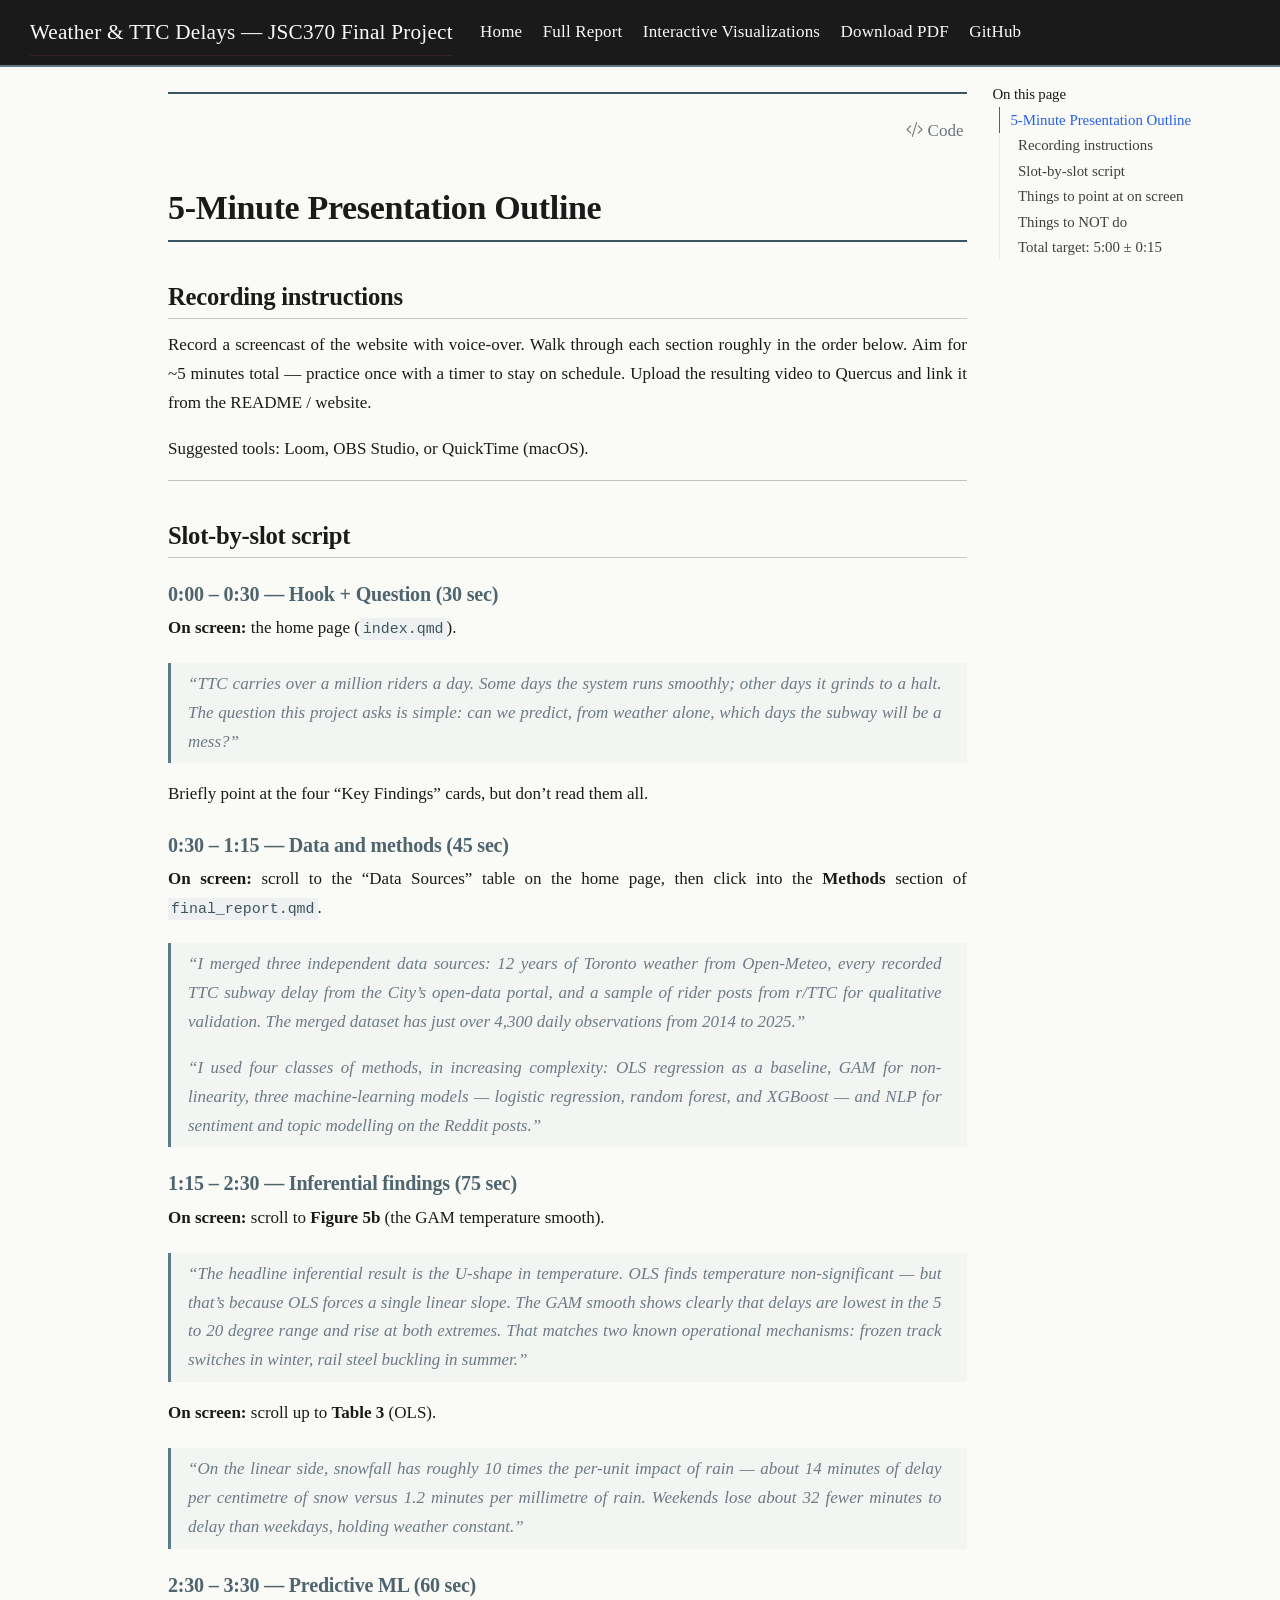
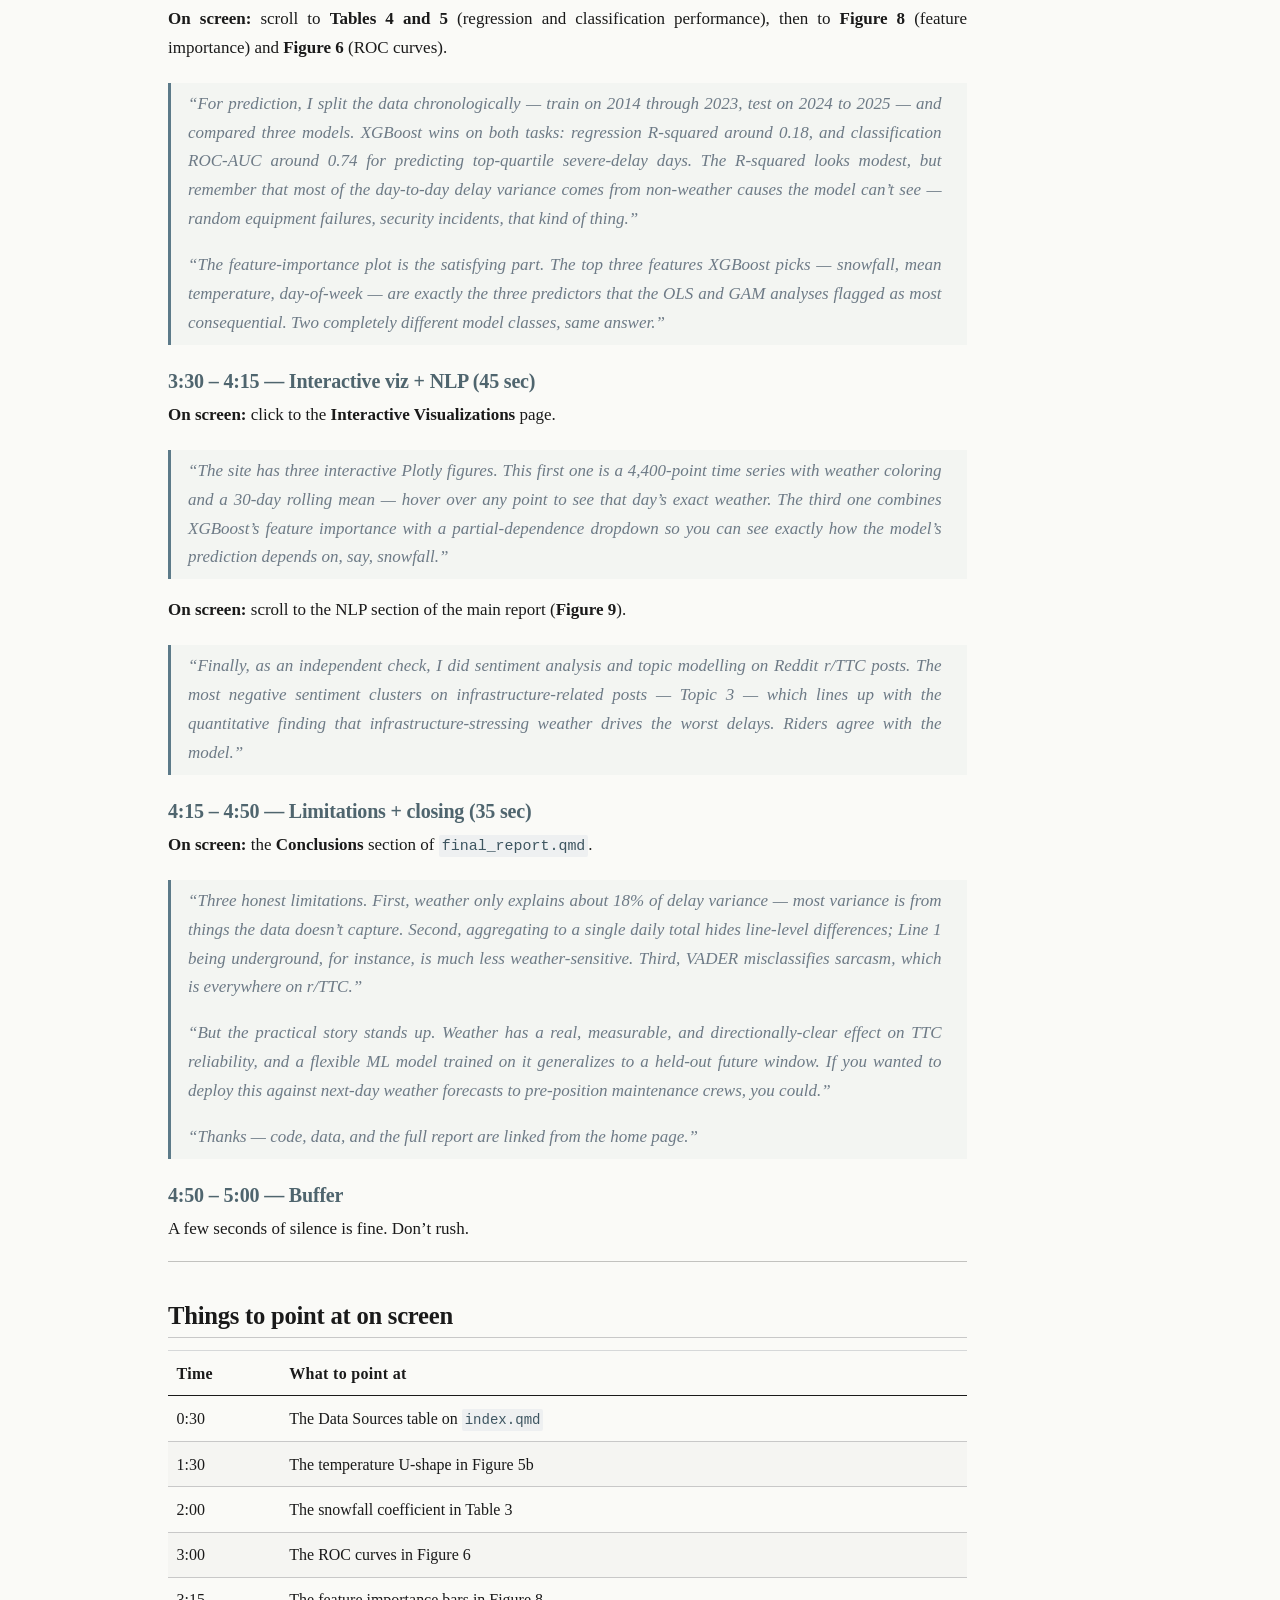
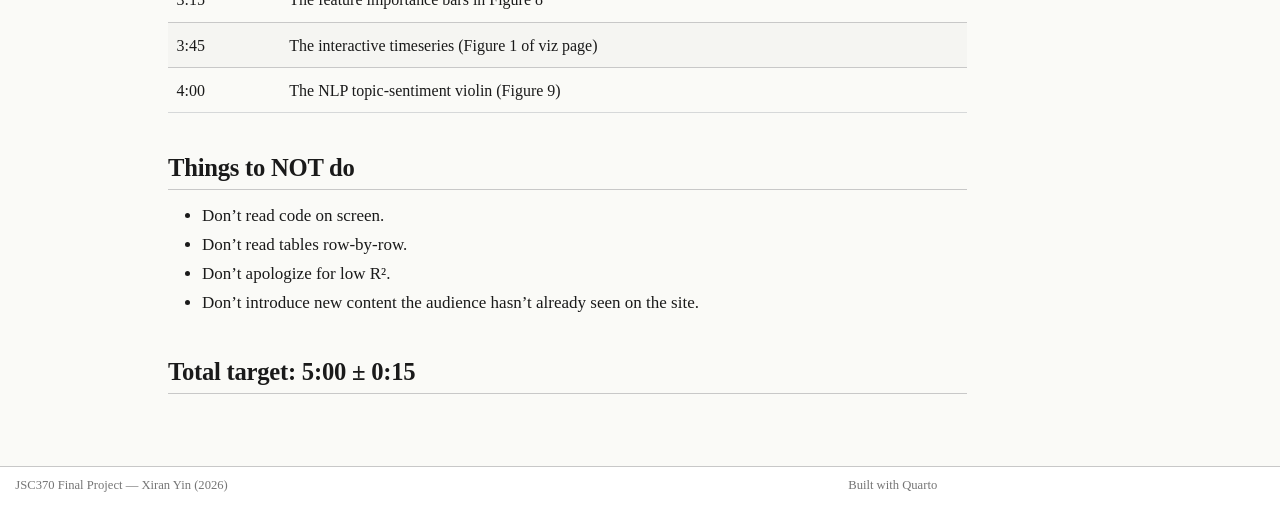
<file: docs/presentation_outline.html>
<!DOCTYPE html>
<html xmlns="http://www.w3.org/1999/xhtml" lang="en" xml:lang="en"><head>

<meta charset="utf-8">
<meta name="generator" content="quarto-1.8.26">

<meta name="viewport" content="width=device-width, initial-scale=1.0, user-scalable=yes">


<title>presentation_outline – Weather &amp; TTC Delays — JSC370 Final Project</title>
<style>
code{white-space: pre-wrap;}
span.smallcaps{font-variant: small-caps;}
div.columns{display: flex; gap: min(4vw, 1.5em);}
div.column{flex: auto; overflow-x: auto;}
div.hanging-indent{margin-left: 1.5em; text-indent: -1.5em;}
ul.task-list{list-style: none;}
ul.task-list li input[type="checkbox"] {
  width: 0.8em;
  margin: 0 0.8em 0.2em -1em; /* quarto-specific, see https://github.com/quarto-dev/quarto-cli/issues/4556 */ 
  vertical-align: middle;
}
/* CSS for syntax highlighting */
html { -webkit-text-size-adjust: 100%; }
pre > code.sourceCode { white-space: pre; position: relative; }
pre > code.sourceCode > span { display: inline-block; line-height: 1.25; }
pre > code.sourceCode > span:empty { height: 1.2em; }
.sourceCode { overflow: visible; }
code.sourceCode > span { color: inherit; text-decoration: inherit; }
div.sourceCode { margin: 1em 0; }
pre.sourceCode { margin: 0; }
@media screen {
div.sourceCode { overflow: auto; }
}
@media print {
pre > code.sourceCode { white-space: pre-wrap; }
pre > code.sourceCode > span { text-indent: -5em; padding-left: 5em; }
}
pre.numberSource code
  { counter-reset: source-line 0; }
pre.numberSource code > span
  { position: relative; left: -4em; counter-increment: source-line; }
pre.numberSource code > span > a:first-child::before
  { content: counter(source-line);
    position: relative; left: -1em; text-align: right; vertical-align: baseline;
    border: none; display: inline-block;
    -webkit-touch-callout: none; -webkit-user-select: none;
    -khtml-user-select: none; -moz-user-select: none;
    -ms-user-select: none; user-select: none;
    padding: 0 4px; width: 4em;
  }
pre.numberSource { margin-left: 3em;  padding-left: 4px; }
div.sourceCode
  {   }
@media screen {
pre > code.sourceCode > span > a:first-child::before { text-decoration: underline; }
}
</style>


<script src="site_libs/quarto-nav/quarto-nav.js"></script>
<script src="site_libs/quarto-nav/headroom.min.js"></script>
<script src="site_libs/clipboard/clipboard.min.js"></script>
<script src="site_libs/quarto-search/autocomplete.umd.js"></script>
<script src="site_libs/quarto-search/fuse.min.js"></script>
<script src="site_libs/quarto-search/quarto-search.js"></script>
<meta name="quarto:offset" content="./">
<script src="site_libs/quarto-html/quarto.js" type="module"></script>
<script src="site_libs/quarto-html/tabsets/tabsets.js" type="module"></script>
<script src="site_libs/quarto-html/axe/axe-check.js" type="module"></script>
<script src="site_libs/quarto-html/popper.min.js"></script>
<script src="site_libs/quarto-html/tippy.umd.min.js"></script>
<script src="site_libs/quarto-html/anchor.min.js"></script>
<link href="site_libs/quarto-html/tippy.css" rel="stylesheet">
<link href="site_libs/quarto-html/quarto-syntax-highlighting-587c61ba64f3a5504c4d52d930310e48.css" rel="stylesheet" id="quarto-text-highlighting-styles">
<script src="site_libs/bootstrap/bootstrap.min.js"></script>
<link href="site_libs/bootstrap/bootstrap-icons.css" rel="stylesheet">
<link href="site_libs/bootstrap/bootstrap-f245066ca199b7326ac6b360085ddf3a.min.css" rel="stylesheet" append-hash="true" id="quarto-bootstrap" data-mode="light">
<script id="quarto-search-options" type="application/json">{
  "location": "navbar",
  "copy-button": false,
  "collapse-after": 3,
  "panel-placement": "end",
  "type": "overlay",
  "limit": 50,
  "keyboard-shortcut": [
    "f",
    "/",
    "s"
  ],
  "show-item-context": false,
  "language": {
    "search-no-results-text": "No results",
    "search-matching-documents-text": "matching documents",
    "search-copy-link-title": "Copy link to search",
    "search-hide-matches-text": "Hide additional matches",
    "search-more-match-text": "more match in this document",
    "search-more-matches-text": "more matches in this document",
    "search-clear-button-title": "Clear",
    "search-text-placeholder": "",
    "search-detached-cancel-button-title": "Cancel",
    "search-submit-button-title": "Submit",
    "search-label": "Search"
  }
}</script>


<link rel="stylesheet" href="styles.css">
</head>

<body class="nav-fixed quarto-light">

<div id="quarto-search-results"></div>
  <header id="quarto-header" class="headroom fixed-top">
    <nav class="navbar navbar-expand-lg " data-bs-theme="dark">
      <div class="navbar-container container-fluid">
      <div class="navbar-brand-container mx-auto">
    <a class="navbar-brand" href="./index.html">
    <span class="navbar-title">Weather &amp; TTC Delays — JSC370 Final Project</span>
    </a>
  </div>
          <button class="navbar-toggler" type="button" data-bs-toggle="collapse" data-bs-target="#navbarCollapse" aria-controls="navbarCollapse" role="menu" aria-expanded="false" aria-label="Toggle navigation" onclick="if (window.quartoToggleHeadroom) { window.quartoToggleHeadroom(); }">
  <span class="navbar-toggler-icon"></span>
</button>
          <div class="collapse navbar-collapse" id="navbarCollapse">
            <ul class="navbar-nav navbar-nav-scroll me-auto">
  <li class="nav-item">
    <a class="nav-link" href="./index.html"> 
<span class="menu-text">Home</span></a>
  </li>  
  <li class="nav-item">
    <a class="nav-link" href="./final_report.html"> 
<span class="menu-text">Full Report</span></a>
  </li>  
  <li class="nav-item">
    <a class="nav-link" href="./viz.html"> 
<span class="menu-text">Interactive Visualizations</span></a>
  </li>  
  <li class="nav-item">
    <a class="nav-link" href="./final_report.pdf"> 
<span class="menu-text">Download PDF</span></a>
  </li>  
  <li class="nav-item">
    <a class="nav-link" href="https://github.com/xiran-yin/JSC370-finalproject"> 
<span class="menu-text">GitHub</span></a>
  </li>  
</ul>
          </div> <!-- /navcollapse -->
            <div class="quarto-navbar-tools">
</div>
      </div> <!-- /container-fluid -->
    </nav>
</header>
<!-- content -->
<div id="quarto-content" class="quarto-container page-columns page-rows-contents page-layout-article page-navbar">
<!-- sidebar -->
<!-- margin-sidebar -->
    <div id="quarto-margin-sidebar" class="sidebar margin-sidebar">
        <nav id="TOC" role="doc-toc" class="toc-active">
    <h2 id="toc-title">On this page</h2>
   
  <ul>
  <li><a href="#minute-presentation-outline" id="toc-minute-presentation-outline" class="nav-link active" data-scroll-target="#minute-presentation-outline">5-Minute Presentation Outline</a>
  <ul class="collapse">
  <li><a href="#recording-instructions" id="toc-recording-instructions" class="nav-link" data-scroll-target="#recording-instructions">Recording instructions</a></li>
  <li><a href="#slot-by-slot-script" id="toc-slot-by-slot-script" class="nav-link" data-scroll-target="#slot-by-slot-script">Slot-by-slot script</a>
  <ul class="collapse">
  <li><a href="#hook-question-30-sec" id="toc-hook-question-30-sec" class="nav-link" data-scroll-target="#hook-question-30-sec">0:00 – 0:30 — Hook + Question (30 sec)</a></li>
  <li><a href="#data-and-methods-45-sec" id="toc-data-and-methods-45-sec" class="nav-link" data-scroll-target="#data-and-methods-45-sec">0:30 – 1:15 — Data and methods (45 sec)</a></li>
  <li><a href="#inferential-findings-75-sec" id="toc-inferential-findings-75-sec" class="nav-link" data-scroll-target="#inferential-findings-75-sec">1:15 – 2:30 — Inferential findings (75 sec)</a></li>
  <li><a href="#predictive-ml-60-sec" id="toc-predictive-ml-60-sec" class="nav-link" data-scroll-target="#predictive-ml-60-sec">2:30 – 3:30 — Predictive ML (60 sec)</a></li>
  <li><a href="#interactive-viz-nlp-45-sec" id="toc-interactive-viz-nlp-45-sec" class="nav-link" data-scroll-target="#interactive-viz-nlp-45-sec">3:30 – 4:15 — Interactive viz + NLP (45 sec)</a></li>
  <li><a href="#limitations-closing-35-sec" id="toc-limitations-closing-35-sec" class="nav-link" data-scroll-target="#limitations-closing-35-sec">4:15 – 4:50 — Limitations + closing (35 sec)</a></li>
  <li><a href="#buffer" id="toc-buffer" class="nav-link" data-scroll-target="#buffer">4:50 – 5:00 — Buffer</a></li>
  </ul></li>
  <li><a href="#things-to-point-at-on-screen" id="toc-things-to-point-at-on-screen" class="nav-link" data-scroll-target="#things-to-point-at-on-screen">Things to point at on screen</a></li>
  <li><a href="#things-to-not-do" id="toc-things-to-not-do" class="nav-link" data-scroll-target="#things-to-not-do">Things to NOT do</a></li>
  <li><a href="#total-target-500-015" id="toc-total-target-500-015" class="nav-link" data-scroll-target="#total-target-500-015">Total target: 5:00 ± 0:15</a></li>
  </ul></li>
  </ul>
</nav>
    </div>
<!-- main -->
<main class="content" id="quarto-document-content"><header id="title-block-header" class="quarto-title-block"><h1 class="title display-7"></h1></header><div class="quarto-title-block"><div class="quarto-title-tools-only"><button type="button" class="btn code-tools-button" id="quarto-code-tools-source"><i class="bi"></i> Code</button></div></div>




<section id="minute-presentation-outline" class="level1">
<h1>5-Minute Presentation Outline</h1>
<section id="recording-instructions" class="level2">
<h2 class="anchored" data-anchor-id="recording-instructions">Recording instructions</h2>
<p>Record a screencast of the website with voice-over. Walk through each section roughly in the order below. Aim for ~5 minutes total — practice once with a timer to stay on schedule. Upload the resulting video to Quercus and link it from the README / website.</p>
<p>Suggested tools: Loom, OBS Studio, or QuickTime (macOS).</p>
<hr>
</section>
<section id="slot-by-slot-script" class="level2">
<h2 class="anchored" data-anchor-id="slot-by-slot-script">Slot-by-slot script</h2>
<section id="hook-question-30-sec" class="level3">
<h3 class="anchored" data-anchor-id="hook-question-30-sec">0:00 – 0:30 — Hook + Question (30 sec)</h3>
<p><strong>On screen:</strong> the home page (<code>index.qmd</code>).</p>
<blockquote class="blockquote">
<p>“TTC carries over a million riders a day. Some days the system runs smoothly; other days it grinds to a halt. The question this project asks is simple: can we predict, from weather alone, which days the subway will be a mess?”</p>
</blockquote>
<p>Briefly point at the four “Key Findings” cards, but don’t read them all.</p>
</section>
<section id="data-and-methods-45-sec" class="level3">
<h3 class="anchored" data-anchor-id="data-and-methods-45-sec">0:30 – 1:15 — Data and methods (45 sec)</h3>
<p><strong>On screen:</strong> scroll to the “Data Sources” table on the home page, then click into the <strong>Methods</strong> section of <code>final_report.qmd</code>.</p>
<blockquote class="blockquote">
<p>“I merged three independent data sources: 12 years of Toronto weather from Open-Meteo, every recorded TTC subway delay from the City’s open-data portal, and a sample of rider posts from r/TTC for qualitative validation. The merged dataset has just over 4,300 daily observations from 2014 to 2025.”</p>
<p>“I used four classes of methods, in increasing complexity: OLS regression as a baseline, GAM for non-linearity, three machine-learning models — logistic regression, random forest, and XGBoost — and NLP for sentiment and topic modelling on the Reddit posts.”</p>
</blockquote>
</section>
<section id="inferential-findings-75-sec" class="level3">
<h3 class="anchored" data-anchor-id="inferential-findings-75-sec">1:15 – 2:30 — Inferential findings (75 sec)</h3>
<p><strong>On screen:</strong> scroll to <strong>Figure 5b</strong> (the GAM temperature smooth).</p>
<blockquote class="blockquote">
<p>“The headline inferential result is the U-shape in temperature. OLS finds temperature non-significant — but that’s because OLS forces a single linear slope. The GAM smooth shows clearly that delays are lowest in the 5 to 20 degree range and rise at both extremes. That matches two known operational mechanisms: frozen track switches in winter, rail steel buckling in summer.”</p>
</blockquote>
<p><strong>On screen:</strong> scroll up to <strong>Table 3</strong> (OLS).</p>
<blockquote class="blockquote">
<p>“On the linear side, snowfall has roughly 10 times the per-unit impact of rain — about 14 minutes of delay per centimetre of snow versus 1.2 minutes per millimetre of rain. Weekends lose about 32 fewer minutes to delay than weekdays, holding weather constant.”</p>
</blockquote>
</section>
<section id="predictive-ml-60-sec" class="level3">
<h3 class="anchored" data-anchor-id="predictive-ml-60-sec">2:30 – 3:30 — Predictive ML (60 sec)</h3>
<p><strong>On screen:</strong> scroll to <strong>Tables 4 and 5</strong> (regression and classification performance), then to <strong>Figure 8</strong> (feature importance) and <strong>Figure 6</strong> (ROC curves).</p>
<blockquote class="blockquote">
<p>“For prediction, I split the data chronologically — train on 2014 through 2023, test on 2024 to 2025 — and compared three models. XGBoost wins on both tasks: regression R-squared around 0.18, and classification ROC-AUC around 0.74 for predicting top-quartile severe-delay days. The R-squared looks modest, but remember that most of the day-to-day delay variance comes from non-weather causes the model can’t see — random equipment failures, security incidents, that kind of thing.”</p>
<p>“The feature-importance plot is the satisfying part. The top three features XGBoost picks — snowfall, mean temperature, day-of-week — are exactly the three predictors that the OLS and GAM analyses flagged as most consequential. Two completely different model classes, same answer.”</p>
</blockquote>
</section>
<section id="interactive-viz-nlp-45-sec" class="level3">
<h3 class="anchored" data-anchor-id="interactive-viz-nlp-45-sec">3:30 – 4:15 — Interactive viz + NLP (45 sec)</h3>
<p><strong>On screen:</strong> click to the <strong>Interactive Visualizations</strong> page.</p>
<blockquote class="blockquote">
<p>“The site has three interactive Plotly figures. This first one is a 4,400-point time series with weather coloring and a 30-day rolling mean — hover over any point to see that day’s exact weather. The third one combines XGBoost’s feature importance with a partial-dependence dropdown so you can see exactly how the model’s prediction depends on, say, snowfall.”</p>
</blockquote>
<p><strong>On screen:</strong> scroll to the NLP section of the main report (<strong>Figure 9</strong>).</p>
<blockquote class="blockquote">
<p>“Finally, as an independent check, I did sentiment analysis and topic modelling on Reddit r/TTC posts. The most negative sentiment clusters on infrastructure-related posts — Topic 3 — which lines up with the quantitative finding that infrastructure-stressing weather drives the worst delays. Riders agree with the model.”</p>
</blockquote>
</section>
<section id="limitations-closing-35-sec" class="level3">
<h3 class="anchored" data-anchor-id="limitations-closing-35-sec">4:15 – 4:50 — Limitations + closing (35 sec)</h3>
<p><strong>On screen:</strong> the <strong>Conclusions</strong> section of <code>final_report.qmd</code>.</p>
<blockquote class="blockquote">
<p>“Three honest limitations. First, weather only explains about 18% of delay variance — most variance is from things the data doesn’t capture. Second, aggregating to a single daily total hides line-level differences; Line 1 being underground, for instance, is much less weather-sensitive. Third, VADER misclassifies sarcasm, which is everywhere on r/TTC.”</p>
<p>“But the practical story stands up. Weather has a real, measurable, and directionally-clear effect on TTC reliability, and a flexible ML model trained on it generalizes to a held-out future window. If you wanted to deploy this against next-day weather forecasts to pre-position maintenance crews, you could.”</p>
<p>“Thanks — code, data, and the full report are linked from the home page.”</p>
</blockquote>
</section>
<section id="buffer" class="level3">
<h3 class="anchored" data-anchor-id="buffer">4:50 – 5:00 — Buffer</h3>
<p>A few seconds of silence is fine. Don’t rush.</p>
<hr>
</section>
</section>
<section id="things-to-point-at-on-screen" class="level2">
<h2 class="anchored" data-anchor-id="things-to-point-at-on-screen">Things to point at on screen</h2>
<table class="caption-top table">
<thead>
<tr class="header">
<th>Time</th>
<th>What to point at</th>
</tr>
</thead>
<tbody>
<tr class="odd">
<td>0:30</td>
<td>The Data Sources table on <code>index.qmd</code></td>
</tr>
<tr class="even">
<td>1:30</td>
<td>The temperature U-shape in Figure 5b</td>
</tr>
<tr class="odd">
<td>2:00</td>
<td>The snowfall coefficient in Table 3</td>
</tr>
<tr class="even">
<td>3:00</td>
<td>The ROC curves in Figure 6</td>
</tr>
<tr class="odd">
<td>3:15</td>
<td>The feature importance bars in Figure 8</td>
</tr>
<tr class="even">
<td>3:45</td>
<td>The interactive timeseries (Figure 1 of viz page)</td>
</tr>
<tr class="odd">
<td>4:00</td>
<td>The NLP topic-sentiment violin (Figure 9)</td>
</tr>
</tbody>
</table>
</section>
<section id="things-to-not-do" class="level2">
<h2 class="anchored" data-anchor-id="things-to-not-do">Things to NOT do</h2>
<ul>
<li>Don’t read code on screen.</li>
<li>Don’t read tables row-by-row.</li>
<li>Don’t apologize for low R².</li>
<li>Don’t introduce new content the audience hasn’t already seen on the site.</li>
</ul>
</section>
<section id="total-target-500-015" class="level2">
<h2 class="anchored" data-anchor-id="total-target-500-015">Total target: 5:00 ± 0:15</h2>


<!-- -->

</section>
</section>

</main> <!-- /main -->
<script id="quarto-html-after-body" type="application/javascript">
  window.document.addEventListener("DOMContentLoaded", function (event) {
    const icon = "";
    const anchorJS = new window.AnchorJS();
    anchorJS.options = {
      placement: 'right',
      icon: icon
    };
    anchorJS.add('.anchored');
    const isCodeAnnotation = (el) => {
      for (const clz of el.classList) {
        if (clz.startsWith('code-annotation-')) {                     
          return true;
        }
      }
      return false;
    }
    const onCopySuccess = function(e) {
      // button target
      const button = e.trigger;
      // don't keep focus
      button.blur();
      // flash "checked"
      button.classList.add('code-copy-button-checked');
      var currentTitle = button.getAttribute("title");
      button.setAttribute("title", "Copied!");
      let tooltip;
      if (window.bootstrap) {
        button.setAttribute("data-bs-toggle", "tooltip");
        button.setAttribute("data-bs-placement", "left");
        button.setAttribute("data-bs-title", "Copied!");
        tooltip = new bootstrap.Tooltip(button, 
          { trigger: "manual", 
            customClass: "code-copy-button-tooltip",
            offset: [0, -8]});
        tooltip.show();    
      }
      setTimeout(function() {
        if (tooltip) {
          tooltip.hide();
          button.removeAttribute("data-bs-title");
          button.removeAttribute("data-bs-toggle");
          button.removeAttribute("data-bs-placement");
        }
        button.setAttribute("title", currentTitle);
        button.classList.remove('code-copy-button-checked');
      }, 1000);
      // clear code selection
      e.clearSelection();
    }
    const getTextToCopy = function(trigger) {
      const outerScaffold = trigger.parentElement.cloneNode(true);
      const codeEl = outerScaffold.querySelector('code');
      for (const childEl of codeEl.children) {
        if (isCodeAnnotation(childEl)) {
          childEl.remove();
        }
      }
      return codeEl.innerText;
    }
    const clipboard = new window.ClipboardJS('.code-copy-button:not([data-in-quarto-modal])', {
      text: getTextToCopy
    });
    clipboard.on('success', onCopySuccess);
    if (window.document.getElementById('quarto-embedded-source-code-modal')) {
      const clipboardModal = new window.ClipboardJS('.code-copy-button[data-in-quarto-modal]', {
        text: getTextToCopy,
        container: window.document.getElementById('quarto-embedded-source-code-modal')
      });
      clipboardModal.on('success', onCopySuccess);
    }
    const viewSource = window.document.getElementById('quarto-view-source') ||
                       window.document.getElementById('quarto-code-tools-source');
    if (viewSource) {
      const sourceUrl = viewSource.getAttribute("data-quarto-source-url");
      viewSource.addEventListener("click", function(e) {
        if (sourceUrl) {
          // rstudio viewer pane
          if (/\bcapabilities=\b/.test(window.location)) {
            window.open(sourceUrl);
          } else {
            window.location.href = sourceUrl;
          }
        } else {
          const modal = new bootstrap.Modal(document.getElementById('quarto-embedded-source-code-modal'));
          modal.show();
        }
        return false;
      });
    }
    function toggleCodeHandler(show) {
      return function(e) {
        const detailsSrc = window.document.querySelectorAll(".cell > details > .sourceCode");
        for (let i=0; i<detailsSrc.length; i++) {
          const details = detailsSrc[i].parentElement;
          if (show) {
            details.open = true;
          } else {
            details.removeAttribute("open");
          }
        }
        const cellCodeDivs = window.document.querySelectorAll(".cell > .sourceCode");
        const fromCls = show ? "hidden" : "unhidden";
        const toCls = show ? "unhidden" : "hidden";
        for (let i=0; i<cellCodeDivs.length; i++) {
          const codeDiv = cellCodeDivs[i];
          if (codeDiv.classList.contains(fromCls)) {
            codeDiv.classList.remove(fromCls);
            codeDiv.classList.add(toCls);
          } 
        }
        return false;
      }
    }
    const hideAllCode = window.document.getElementById("quarto-hide-all-code");
    if (hideAllCode) {
      hideAllCode.addEventListener("click", toggleCodeHandler(false));
    }
    const showAllCode = window.document.getElementById("quarto-show-all-code");
    if (showAllCode) {
      showAllCode.addEventListener("click", toggleCodeHandler(true));
    }
      var localhostRegex = new RegExp(/^(?:http|https):\/\/localhost\:?[0-9]*\//);
      var mailtoRegex = new RegExp(/^mailto:/);
        var filterRegex = new RegExp('/' + window.location.host + '/');
      var isInternal = (href) => {
          return filterRegex.test(href) || localhostRegex.test(href) || mailtoRegex.test(href);
      }
      // Inspect non-navigation links and adorn them if external
     var links = window.document.querySelectorAll('a[href]:not(.nav-link):not(.navbar-brand):not(.toc-action):not(.sidebar-link):not(.sidebar-item-toggle):not(.pagination-link):not(.no-external):not([aria-hidden]):not(.dropdown-item):not(.quarto-navigation-tool):not(.about-link)');
      for (var i=0; i<links.length; i++) {
        const link = links[i];
        if (!isInternal(link.href)) {
          // undo the damage that might have been done by quarto-nav.js in the case of
          // links that we want to consider external
          if (link.dataset.originalHref !== undefined) {
            link.href = link.dataset.originalHref;
          }
        }
      }
    function tippyHover(el, contentFn, onTriggerFn, onUntriggerFn) {
      const config = {
        allowHTML: true,
        maxWidth: 500,
        delay: 100,
        arrow: false,
        appendTo: function(el) {
            return el.parentElement;
        },
        interactive: true,
        interactiveBorder: 10,
        theme: 'quarto',
        placement: 'bottom-start',
      };
      if (contentFn) {
        config.content = contentFn;
      }
      if (onTriggerFn) {
        config.onTrigger = onTriggerFn;
      }
      if (onUntriggerFn) {
        config.onUntrigger = onUntriggerFn;
      }
      window.tippy(el, config); 
    }
    const noterefs = window.document.querySelectorAll('a[role="doc-noteref"]');
    for (var i=0; i<noterefs.length; i++) {
      const ref = noterefs[i];
      tippyHover(ref, function() {
        // use id or data attribute instead here
        let href = ref.getAttribute('data-footnote-href') || ref.getAttribute('href');
        try { href = new URL(href).hash; } catch {}
        const id = href.replace(/^#\/?/, "");
        const note = window.document.getElementById(id);
        if (note) {
          return note.innerHTML;
        } else {
          return "";
        }
      });
    }
    const xrefs = window.document.querySelectorAll('a.quarto-xref');
    const processXRef = (id, note) => {
      // Strip column container classes
      const stripColumnClz = (el) => {
        el.classList.remove("page-full", "page-columns");
        if (el.children) {
          for (const child of el.children) {
            stripColumnClz(child);
          }
        }
      }
      stripColumnClz(note)
      if (id === null || id.startsWith('sec-')) {
        // Special case sections, only their first couple elements
        const container = document.createElement("div");
        if (note.children && note.children.length > 2) {
          container.appendChild(note.children[0].cloneNode(true));
          for (let i = 1; i < note.children.length; i++) {
            const child = note.children[i];
            if (child.tagName === "P" && child.innerText === "") {
              continue;
            } else {
              container.appendChild(child.cloneNode(true));
              break;
            }
          }
          if (window.Quarto?.typesetMath) {
            window.Quarto.typesetMath(container);
          }
          return container.innerHTML
        } else {
          if (window.Quarto?.typesetMath) {
            window.Quarto.typesetMath(note);
          }
          return note.innerHTML;
        }
      } else {
        // Remove any anchor links if they are present
        const anchorLink = note.querySelector('a.anchorjs-link');
        if (anchorLink) {
          anchorLink.remove();
        }
        if (window.Quarto?.typesetMath) {
          window.Quarto.typesetMath(note);
        }
        if (note.classList.contains("callout")) {
          return note.outerHTML;
        } else {
          return note.innerHTML;
        }
      }
    }
    for (var i=0; i<xrefs.length; i++) {
      const xref = xrefs[i];
      tippyHover(xref, undefined, function(instance) {
        instance.disable();
        let url = xref.getAttribute('href');
        let hash = undefined; 
        if (url.startsWith('#')) {
          hash = url;
        } else {
          try { hash = new URL(url).hash; } catch {}
        }
        if (hash) {
          const id = hash.replace(/^#\/?/, "");
          const note = window.document.getElementById(id);
          if (note !== null) {
            try {
              const html = processXRef(id, note.cloneNode(true));
              instance.setContent(html);
            } finally {
              instance.enable();
              instance.show();
            }
          } else {
            // See if we can fetch this
            fetch(url.split('#')[0])
            .then(res => res.text())
            .then(html => {
              const parser = new DOMParser();
              const htmlDoc = parser.parseFromString(html, "text/html");
              const note = htmlDoc.getElementById(id);
              if (note !== null) {
                const html = processXRef(id, note);
                instance.setContent(html);
              } 
            }).finally(() => {
              instance.enable();
              instance.show();
            });
          }
        } else {
          // See if we can fetch a full url (with no hash to target)
          // This is a special case and we should probably do some content thinning / targeting
          fetch(url)
          .then(res => res.text())
          .then(html => {
            const parser = new DOMParser();
            const htmlDoc = parser.parseFromString(html, "text/html");
            const note = htmlDoc.querySelector('main.content');
            if (note !== null) {
              // This should only happen for chapter cross references
              // (since there is no id in the URL)
              // remove the first header
              if (note.children.length > 0 && note.children[0].tagName === "HEADER") {
                note.children[0].remove();
              }
              const html = processXRef(null, note);
              instance.setContent(html);
            } 
          }).finally(() => {
            instance.enable();
            instance.show();
          });
        }
      }, function(instance) {
      });
    }
        let selectedAnnoteEl;
        const selectorForAnnotation = ( cell, annotation) => {
          let cellAttr = 'data-code-cell="' + cell + '"';
          let lineAttr = 'data-code-annotation="' +  annotation + '"';
          const selector = 'span[' + cellAttr + '][' + lineAttr + ']';
          return selector;
        }
        const selectCodeLines = (annoteEl) => {
          const doc = window.document;
          const targetCell = annoteEl.getAttribute("data-target-cell");
          const targetAnnotation = annoteEl.getAttribute("data-target-annotation");
          const annoteSpan = window.document.querySelector(selectorForAnnotation(targetCell, targetAnnotation));
          const lines = annoteSpan.getAttribute("data-code-lines").split(",");
          const lineIds = lines.map((line) => {
            return targetCell + "-" + line;
          })
          let top = null;
          let height = null;
          let parent = null;
          if (lineIds.length > 0) {
              //compute the position of the single el (top and bottom and make a div)
              const el = window.document.getElementById(lineIds[0]);
              top = el.offsetTop;
              height = el.offsetHeight;
              parent = el.parentElement.parentElement;
            if (lineIds.length > 1) {
              const lastEl = window.document.getElementById(lineIds[lineIds.length - 1]);
              const bottom = lastEl.offsetTop + lastEl.offsetHeight;
              height = bottom - top;
            }
            if (top !== null && height !== null && parent !== null) {
              // cook up a div (if necessary) and position it 
              let div = window.document.getElementById("code-annotation-line-highlight");
              if (div === null) {
                div = window.document.createElement("div");
                div.setAttribute("id", "code-annotation-line-highlight");
                div.style.position = 'absolute';
                parent.appendChild(div);
              }
              div.style.top = top - 2 + "px";
              div.style.height = height + 4 + "px";
              div.style.left = 0;
              let gutterDiv = window.document.getElementById("code-annotation-line-highlight-gutter");
              if (gutterDiv === null) {
                gutterDiv = window.document.createElement("div");
                gutterDiv.setAttribute("id", "code-annotation-line-highlight-gutter");
                gutterDiv.style.position = 'absolute';
                const codeCell = window.document.getElementById(targetCell);
                const gutter = codeCell.querySelector('.code-annotation-gutter');
                gutter.appendChild(gutterDiv);
              }
              gutterDiv.style.top = top - 2 + "px";
              gutterDiv.style.height = height + 4 + "px";
            }
            selectedAnnoteEl = annoteEl;
          }
        };
        const unselectCodeLines = () => {
          const elementsIds = ["code-annotation-line-highlight", "code-annotation-line-highlight-gutter"];
          elementsIds.forEach((elId) => {
            const div = window.document.getElementById(elId);
            if (div) {
              div.remove();
            }
          });
          selectedAnnoteEl = undefined;
        };
          // Handle positioning of the toggle
      window.addEventListener(
        "resize",
        throttle(() => {
          elRect = undefined;
          if (selectedAnnoteEl) {
            selectCodeLines(selectedAnnoteEl);
          }
        }, 10)
      );
      function throttle(fn, ms) {
      let throttle = false;
      let timer;
        return (...args) => {
          if(!throttle) { // first call gets through
              fn.apply(this, args);
              throttle = true;
          } else { // all the others get throttled
              if(timer) clearTimeout(timer); // cancel #2
              timer = setTimeout(() => {
                fn.apply(this, args);
                timer = throttle = false;
              }, ms);
          }
        };
      }
        // Attach click handler to the DT
        const annoteDls = window.document.querySelectorAll('dt[data-target-cell]');
        for (const annoteDlNode of annoteDls) {
          annoteDlNode.addEventListener('click', (event) => {
            const clickedEl = event.target;
            if (clickedEl !== selectedAnnoteEl) {
              unselectCodeLines();
              const activeEl = window.document.querySelector('dt[data-target-cell].code-annotation-active');
              if (activeEl) {
                activeEl.classList.remove('code-annotation-active');
              }
              selectCodeLines(clickedEl);
              clickedEl.classList.add('code-annotation-active');
            } else {
              // Unselect the line
              unselectCodeLines();
              clickedEl.classList.remove('code-annotation-active');
            }
          });
        }
    const findCites = (el) => {
      const parentEl = el.parentElement;
      if (parentEl) {
        const cites = parentEl.dataset.cites;
        if (cites) {
          return {
            el,
            cites: cites.split(' ')
          };
        } else {
          return findCites(el.parentElement)
        }
      } else {
        return undefined;
      }
    };
    var bibliorefs = window.document.querySelectorAll('a[role="doc-biblioref"]');
    for (var i=0; i<bibliorefs.length; i++) {
      const ref = bibliorefs[i];
      const citeInfo = findCites(ref);
      if (citeInfo) {
        tippyHover(citeInfo.el, function() {
          var popup = window.document.createElement('div');
          citeInfo.cites.forEach(function(cite) {
            var citeDiv = window.document.createElement('div');
            citeDiv.classList.add('hanging-indent');
            citeDiv.classList.add('csl-entry');
            var biblioDiv = window.document.getElementById('ref-' + cite);
            if (biblioDiv) {
              citeDiv.innerHTML = biblioDiv.innerHTML;
            }
            popup.appendChild(citeDiv);
          });
          return popup.innerHTML;
        });
      }
    }
  });
  </script><div class="modal fade" id="quarto-embedded-source-code-modal" tabindex="-1" aria-labelledby="quarto-embedded-source-code-modal-label" aria-hidden="true"><div class="modal-dialog modal-dialog-scrollable"><div class="modal-content"><div class="modal-header"><h5 class="modal-title" id="quarto-embedded-source-code-modal-label">Source Code</h5><button class="btn-close" data-bs-dismiss="modal"></button></div><div class="modal-body"><div class="">
<div class="code-copy-outer-scaffold"><div class="sourceCode" id="cb1" data-shortcodes="false"><pre class="sourceCode markdown code-with-copy"><code class="sourceCode markdown"><span id="cb1-1"><a href="#cb1-1" aria-hidden="true" tabindex="-1"></a><span class="fu"># 5-Minute Presentation Outline</span></span>
<span id="cb1-2"><a href="#cb1-2" aria-hidden="true" tabindex="-1"></a></span>
<span id="cb1-3"><a href="#cb1-3" aria-hidden="true" tabindex="-1"></a><span class="fu">## Recording instructions</span></span>
<span id="cb1-4"><a href="#cb1-4" aria-hidden="true" tabindex="-1"></a></span>
<span id="cb1-5"><a href="#cb1-5" aria-hidden="true" tabindex="-1"></a>Record a screencast of the website with voice-over. Walk through each section</span>
<span id="cb1-6"><a href="#cb1-6" aria-hidden="true" tabindex="-1"></a>roughly in the order below. Aim for ~5 minutes total — practice once with a</span>
<span id="cb1-7"><a href="#cb1-7" aria-hidden="true" tabindex="-1"></a>timer to stay on schedule. Upload the resulting video to Quercus and link it</span>
<span id="cb1-8"><a href="#cb1-8" aria-hidden="true" tabindex="-1"></a>from the README / website.</span>
<span id="cb1-9"><a href="#cb1-9" aria-hidden="true" tabindex="-1"></a></span>
<span id="cb1-10"><a href="#cb1-10" aria-hidden="true" tabindex="-1"></a>Suggested tools: Loom, OBS Studio, or QuickTime (macOS).</span>
<span id="cb1-11"><a href="#cb1-11" aria-hidden="true" tabindex="-1"></a></span>
<span id="cb1-12"><a href="#cb1-12" aria-hidden="true" tabindex="-1"></a>---</span>
<span id="cb1-13"><a href="#cb1-13" aria-hidden="true" tabindex="-1"></a></span>
<span id="cb1-14"><a href="#cb1-14" aria-hidden="true" tabindex="-1"></a><span class="fu">## Slot-by-slot script</span></span>
<span id="cb1-15"><a href="#cb1-15" aria-hidden="true" tabindex="-1"></a></span>
<span id="cb1-16"><a href="#cb1-16" aria-hidden="true" tabindex="-1"></a><span class="fu">### 0:00 – 0:30 — Hook + Question (30 sec)</span></span>
<span id="cb1-17"><a href="#cb1-17" aria-hidden="true" tabindex="-1"></a>**On screen:** the home page (<span class="in">`index.qmd`</span>).</span>
<span id="cb1-18"><a href="#cb1-18" aria-hidden="true" tabindex="-1"></a></span>
<span id="cb1-19"><a href="#cb1-19" aria-hidden="true" tabindex="-1"></a><span class="at">&gt; "TTC carries over a million riders a day. Some days the system runs smoothly;</span></span>
<span id="cb1-20"><a href="#cb1-20" aria-hidden="true" tabindex="-1"></a><span class="at">&gt; other days it grinds to a halt. The question this project asks is simple:</span></span>
<span id="cb1-21"><a href="#cb1-21" aria-hidden="true" tabindex="-1"></a><span class="at">&gt; can we predict, from weather alone, which days the subway will be a mess?"</span></span>
<span id="cb1-22"><a href="#cb1-22" aria-hidden="true" tabindex="-1"></a></span>
<span id="cb1-23"><a href="#cb1-23" aria-hidden="true" tabindex="-1"></a>Briefly point at the four "Key Findings" cards, but don't read them all.</span>
<span id="cb1-24"><a href="#cb1-24" aria-hidden="true" tabindex="-1"></a></span>
<span id="cb1-25"><a href="#cb1-25" aria-hidden="true" tabindex="-1"></a><span class="fu">### 0:30 – 1:15 — Data and methods (45 sec)</span></span>
<span id="cb1-26"><a href="#cb1-26" aria-hidden="true" tabindex="-1"></a>**On screen:** scroll to the "Data Sources" table on the home page, then click</span>
<span id="cb1-27"><a href="#cb1-27" aria-hidden="true" tabindex="-1"></a>into the **Methods** section of <span class="in">`final_report.qmd`</span>.</span>
<span id="cb1-28"><a href="#cb1-28" aria-hidden="true" tabindex="-1"></a></span>
<span id="cb1-29"><a href="#cb1-29" aria-hidden="true" tabindex="-1"></a><span class="at">&gt; "I merged three independent data sources: 12 years of Toronto weather from</span></span>
<span id="cb1-30"><a href="#cb1-30" aria-hidden="true" tabindex="-1"></a><span class="at">&gt; Open-Meteo, every recorded TTC subway delay from the City's open-data portal,</span></span>
<span id="cb1-31"><a href="#cb1-31" aria-hidden="true" tabindex="-1"></a><span class="at">&gt; and a sample of rider posts from r/TTC for qualitative validation. The merged</span></span>
<span id="cb1-32"><a href="#cb1-32" aria-hidden="true" tabindex="-1"></a><span class="at">&gt; dataset has just over 4,300 daily observations from 2014 to 2025."</span></span>
<span id="cb1-33"><a href="#cb1-33" aria-hidden="true" tabindex="-1"></a><span class="at">&gt;</span></span>
<span id="cb1-34"><a href="#cb1-34" aria-hidden="true" tabindex="-1"></a><span class="at">&gt; "I used four classes of methods, in increasing complexity: OLS regression as</span></span>
<span id="cb1-35"><a href="#cb1-35" aria-hidden="true" tabindex="-1"></a><span class="at">&gt; a baseline, GAM for non-linearity, three machine-learning models — logistic</span></span>
<span id="cb1-36"><a href="#cb1-36" aria-hidden="true" tabindex="-1"></a><span class="at">&gt; regression, random forest, and XGBoost — and NLP for sentiment and topic</span></span>
<span id="cb1-37"><a href="#cb1-37" aria-hidden="true" tabindex="-1"></a><span class="at">&gt; modelling on the Reddit posts."</span></span>
<span id="cb1-38"><a href="#cb1-38" aria-hidden="true" tabindex="-1"></a></span>
<span id="cb1-39"><a href="#cb1-39" aria-hidden="true" tabindex="-1"></a><span class="fu">### 1:15 – 2:30 — Inferential findings (75 sec)</span></span>
<span id="cb1-40"><a href="#cb1-40" aria-hidden="true" tabindex="-1"></a>**On screen:** scroll to **Figure 5b** (the GAM temperature smooth).</span>
<span id="cb1-41"><a href="#cb1-41" aria-hidden="true" tabindex="-1"></a></span>
<span id="cb1-42"><a href="#cb1-42" aria-hidden="true" tabindex="-1"></a><span class="at">&gt; "The headline inferential result is the U-shape in temperature. OLS finds</span></span>
<span id="cb1-43"><a href="#cb1-43" aria-hidden="true" tabindex="-1"></a><span class="at">&gt; temperature non-significant — but that's because OLS forces a single linear</span></span>
<span id="cb1-44"><a href="#cb1-44" aria-hidden="true" tabindex="-1"></a><span class="at">&gt; slope. The GAM smooth shows clearly that delays are lowest in the 5 to 20</span></span>
<span id="cb1-45"><a href="#cb1-45" aria-hidden="true" tabindex="-1"></a><span class="at">&gt; degree range and rise at both extremes. That matches two known operational</span></span>
<span id="cb1-46"><a href="#cb1-46" aria-hidden="true" tabindex="-1"></a><span class="at">&gt; mechanisms: frozen track switches in winter, rail steel buckling in summer."</span></span>
<span id="cb1-47"><a href="#cb1-47" aria-hidden="true" tabindex="-1"></a></span>
<span id="cb1-48"><a href="#cb1-48" aria-hidden="true" tabindex="-1"></a>**On screen:** scroll up to **Table 3** (OLS).</span>
<span id="cb1-49"><a href="#cb1-49" aria-hidden="true" tabindex="-1"></a></span>
<span id="cb1-50"><a href="#cb1-50" aria-hidden="true" tabindex="-1"></a><span class="at">&gt; "On the linear side, snowfall has roughly 10 times the per-unit impact of</span></span>
<span id="cb1-51"><a href="#cb1-51" aria-hidden="true" tabindex="-1"></a><span class="at">&gt; rain — about 14 minutes of delay per centimetre of snow versus 1.2 minutes</span></span>
<span id="cb1-52"><a href="#cb1-52" aria-hidden="true" tabindex="-1"></a><span class="at">&gt; per millimetre of rain. Weekends lose about 32 fewer minutes to delay than</span></span>
<span id="cb1-53"><a href="#cb1-53" aria-hidden="true" tabindex="-1"></a><span class="at">&gt; weekdays, holding weather constant."</span></span>
<span id="cb1-54"><a href="#cb1-54" aria-hidden="true" tabindex="-1"></a></span>
<span id="cb1-55"><a href="#cb1-55" aria-hidden="true" tabindex="-1"></a><span class="fu">### 2:30 – 3:30 — Predictive ML (60 sec)</span></span>
<span id="cb1-56"><a href="#cb1-56" aria-hidden="true" tabindex="-1"></a>**On screen:** scroll to **Tables 4 and 5** (regression and classification</span>
<span id="cb1-57"><a href="#cb1-57" aria-hidden="true" tabindex="-1"></a>performance), then to **Figure 8** (feature importance) and **Figure 6** (ROC</span>
<span id="cb1-58"><a href="#cb1-58" aria-hidden="true" tabindex="-1"></a>curves).</span>
<span id="cb1-59"><a href="#cb1-59" aria-hidden="true" tabindex="-1"></a></span>
<span id="cb1-60"><a href="#cb1-60" aria-hidden="true" tabindex="-1"></a><span class="at">&gt; "For prediction, I split the data chronologically — train on 2014 through</span></span>
<span id="cb1-61"><a href="#cb1-61" aria-hidden="true" tabindex="-1"></a><span class="at">&gt; 2023, test on 2024 to 2025 — and compared three models. XGBoost wins on both</span></span>
<span id="cb1-62"><a href="#cb1-62" aria-hidden="true" tabindex="-1"></a><span class="at">&gt; tasks: regression R-squared around 0.18, and classification ROC-AUC around</span></span>
<span id="cb1-63"><a href="#cb1-63" aria-hidden="true" tabindex="-1"></a><span class="at">&gt; 0.74 for predicting top-quartile severe-delay days. The R-squared looks</span></span>
<span id="cb1-64"><a href="#cb1-64" aria-hidden="true" tabindex="-1"></a><span class="at">&gt; modest, but remember that most of the day-to-day delay variance comes from</span></span>
<span id="cb1-65"><a href="#cb1-65" aria-hidden="true" tabindex="-1"></a><span class="at">&gt; non-weather causes the model can't see — random equipment failures, security</span></span>
<span id="cb1-66"><a href="#cb1-66" aria-hidden="true" tabindex="-1"></a><span class="at">&gt; incidents, that kind of thing."</span></span>
<span id="cb1-67"><a href="#cb1-67" aria-hidden="true" tabindex="-1"></a><span class="at">&gt;</span></span>
<span id="cb1-68"><a href="#cb1-68" aria-hidden="true" tabindex="-1"></a><span class="at">&gt; "The feature-importance plot is the satisfying part. The top three features</span></span>
<span id="cb1-69"><a href="#cb1-69" aria-hidden="true" tabindex="-1"></a><span class="at">&gt; XGBoost picks — snowfall, mean temperature, day-of-week — are exactly the</span></span>
<span id="cb1-70"><a href="#cb1-70" aria-hidden="true" tabindex="-1"></a><span class="at">&gt; three predictors that the OLS and GAM analyses flagged as most consequential.</span></span>
<span id="cb1-71"><a href="#cb1-71" aria-hidden="true" tabindex="-1"></a><span class="at">&gt; Two completely different model classes, same answer."</span></span>
<span id="cb1-72"><a href="#cb1-72" aria-hidden="true" tabindex="-1"></a></span>
<span id="cb1-73"><a href="#cb1-73" aria-hidden="true" tabindex="-1"></a><span class="fu">### 3:30 – 4:15 — Interactive viz + NLP (45 sec)</span></span>
<span id="cb1-74"><a href="#cb1-74" aria-hidden="true" tabindex="-1"></a>**On screen:** click to the **Interactive Visualizations** page.</span>
<span id="cb1-75"><a href="#cb1-75" aria-hidden="true" tabindex="-1"></a></span>
<span id="cb1-76"><a href="#cb1-76" aria-hidden="true" tabindex="-1"></a><span class="at">&gt; "The site has three interactive Plotly figures. This first one is a</span></span>
<span id="cb1-77"><a href="#cb1-77" aria-hidden="true" tabindex="-1"></a><span class="at">&gt; 4,400-point time series with weather coloring and a 30-day rolling mean —</span></span>
<span id="cb1-78"><a href="#cb1-78" aria-hidden="true" tabindex="-1"></a><span class="at">&gt; hover over any point to see that day's exact weather. The third one combines</span></span>
<span id="cb1-79"><a href="#cb1-79" aria-hidden="true" tabindex="-1"></a><span class="at">&gt; XGBoost's feature importance with a partial-dependence dropdown so you can</span></span>
<span id="cb1-80"><a href="#cb1-80" aria-hidden="true" tabindex="-1"></a><span class="at">&gt; see exactly how the model's prediction depends on, say, snowfall."</span></span>
<span id="cb1-81"><a href="#cb1-81" aria-hidden="true" tabindex="-1"></a></span>
<span id="cb1-82"><a href="#cb1-82" aria-hidden="true" tabindex="-1"></a>**On screen:** scroll to the NLP section of the main report (**Figure 9**).</span>
<span id="cb1-83"><a href="#cb1-83" aria-hidden="true" tabindex="-1"></a></span>
<span id="cb1-84"><a href="#cb1-84" aria-hidden="true" tabindex="-1"></a><span class="at">&gt; "Finally, as an independent check, I did sentiment analysis and topic</span></span>
<span id="cb1-85"><a href="#cb1-85" aria-hidden="true" tabindex="-1"></a><span class="at">&gt; modelling on Reddit r/TTC posts. The most negative sentiment clusters on</span></span>
<span id="cb1-86"><a href="#cb1-86" aria-hidden="true" tabindex="-1"></a><span class="at">&gt; infrastructure-related posts — Topic 3 — which lines up with the</span></span>
<span id="cb1-87"><a href="#cb1-87" aria-hidden="true" tabindex="-1"></a><span class="at">&gt; quantitative finding that infrastructure-stressing weather drives the worst</span></span>
<span id="cb1-88"><a href="#cb1-88" aria-hidden="true" tabindex="-1"></a><span class="at">&gt; delays. Riders agree with the model."</span></span>
<span id="cb1-89"><a href="#cb1-89" aria-hidden="true" tabindex="-1"></a></span>
<span id="cb1-90"><a href="#cb1-90" aria-hidden="true" tabindex="-1"></a><span class="fu">### 4:15 – 4:50 — Limitations + closing (35 sec)</span></span>
<span id="cb1-91"><a href="#cb1-91" aria-hidden="true" tabindex="-1"></a>**On screen:** the **Conclusions** section of <span class="in">`final_report.qmd`</span>.</span>
<span id="cb1-92"><a href="#cb1-92" aria-hidden="true" tabindex="-1"></a></span>
<span id="cb1-93"><a href="#cb1-93" aria-hidden="true" tabindex="-1"></a><span class="at">&gt; "Three honest limitations. First, weather only explains about 18% of delay</span></span>
<span id="cb1-94"><a href="#cb1-94" aria-hidden="true" tabindex="-1"></a><span class="at">&gt; variance — most variance is from things the data doesn't capture. Second,</span></span>
<span id="cb1-95"><a href="#cb1-95" aria-hidden="true" tabindex="-1"></a><span class="at">&gt; aggregating to a single daily total hides line-level differences; Line 1</span></span>
<span id="cb1-96"><a href="#cb1-96" aria-hidden="true" tabindex="-1"></a><span class="at">&gt; being underground, for instance, is much less weather-sensitive. Third,</span></span>
<span id="cb1-97"><a href="#cb1-97" aria-hidden="true" tabindex="-1"></a><span class="at">&gt; VADER misclassifies sarcasm, which is everywhere on r/TTC."</span></span>
<span id="cb1-98"><a href="#cb1-98" aria-hidden="true" tabindex="-1"></a><span class="at">&gt;</span></span>
<span id="cb1-99"><a href="#cb1-99" aria-hidden="true" tabindex="-1"></a><span class="at">&gt; "But the practical story stands up. Weather has a real, measurable, and</span></span>
<span id="cb1-100"><a href="#cb1-100" aria-hidden="true" tabindex="-1"></a><span class="at">&gt; directionally-clear effect on TTC reliability, and a flexible ML model</span></span>
<span id="cb1-101"><a href="#cb1-101" aria-hidden="true" tabindex="-1"></a><span class="at">&gt; trained on it generalizes to a held-out future window. If you wanted to</span></span>
<span id="cb1-102"><a href="#cb1-102" aria-hidden="true" tabindex="-1"></a><span class="at">&gt; deploy this against next-day weather forecasts to pre-position maintenance</span></span>
<span id="cb1-103"><a href="#cb1-103" aria-hidden="true" tabindex="-1"></a><span class="at">&gt; crews, you could."</span></span>
<span id="cb1-104"><a href="#cb1-104" aria-hidden="true" tabindex="-1"></a><span class="at">&gt;</span></span>
<span id="cb1-105"><a href="#cb1-105" aria-hidden="true" tabindex="-1"></a><span class="at">&gt; "Thanks — code, data, and the full report are linked from the home page."</span></span>
<span id="cb1-106"><a href="#cb1-106" aria-hidden="true" tabindex="-1"></a></span>
<span id="cb1-107"><a href="#cb1-107" aria-hidden="true" tabindex="-1"></a><span class="fu">### 4:50 – 5:00 — Buffer</span></span>
<span id="cb1-108"><a href="#cb1-108" aria-hidden="true" tabindex="-1"></a>A few seconds of silence is fine. Don't rush.</span>
<span id="cb1-109"><a href="#cb1-109" aria-hidden="true" tabindex="-1"></a></span>
<span id="cb1-110"><a href="#cb1-110" aria-hidden="true" tabindex="-1"></a>---</span>
<span id="cb1-111"><a href="#cb1-111" aria-hidden="true" tabindex="-1"></a></span>
<span id="cb1-112"><a href="#cb1-112" aria-hidden="true" tabindex="-1"></a><span class="fu">## Things to point at on screen</span></span>
<span id="cb1-113"><a href="#cb1-113" aria-hidden="true" tabindex="-1"></a></span>
<span id="cb1-114"><a href="#cb1-114" aria-hidden="true" tabindex="-1"></a><span class="pp">|</span> Time   <span class="pp">|</span> What to point at                                    <span class="pp">|</span></span>
<span id="cb1-115"><a href="#cb1-115" aria-hidden="true" tabindex="-1"></a><span class="pp">|--------|------------------------------------------------------|</span></span>
<span id="cb1-116"><a href="#cb1-116" aria-hidden="true" tabindex="-1"></a><span class="pp">|</span> 0:30   <span class="pp">|</span> The Data Sources table on <span class="in">`index.qmd`</span>               <span class="pp">|</span></span>
<span id="cb1-117"><a href="#cb1-117" aria-hidden="true" tabindex="-1"></a><span class="pp">|</span> 1:30   <span class="pp">|</span> The temperature U-shape in Figure 5b                 <span class="pp">|</span></span>
<span id="cb1-118"><a href="#cb1-118" aria-hidden="true" tabindex="-1"></a><span class="pp">|</span> 2:00   <span class="pp">|</span> The snowfall coefficient in Table 3                  <span class="pp">|</span></span>
<span id="cb1-119"><a href="#cb1-119" aria-hidden="true" tabindex="-1"></a><span class="pp">|</span> 3:00   <span class="pp">|</span> The ROC curves in Figure 6                           <span class="pp">|</span></span>
<span id="cb1-120"><a href="#cb1-120" aria-hidden="true" tabindex="-1"></a><span class="pp">|</span> 3:15   <span class="pp">|</span> The feature importance bars in Figure 8              <span class="pp">|</span></span>
<span id="cb1-121"><a href="#cb1-121" aria-hidden="true" tabindex="-1"></a><span class="pp">|</span> 3:45   <span class="pp">|</span> The interactive timeseries (Figure 1 of viz page)   <span class="pp">|</span></span>
<span id="cb1-122"><a href="#cb1-122" aria-hidden="true" tabindex="-1"></a><span class="pp">|</span> 4:00   <span class="pp">|</span> The NLP topic-sentiment violin (Figure 9)            <span class="pp">|</span></span>
<span id="cb1-123"><a href="#cb1-123" aria-hidden="true" tabindex="-1"></a></span>
<span id="cb1-124"><a href="#cb1-124" aria-hidden="true" tabindex="-1"></a><span class="fu">## Things to NOT do</span></span>
<span id="cb1-125"><a href="#cb1-125" aria-hidden="true" tabindex="-1"></a></span>
<span id="cb1-126"><a href="#cb1-126" aria-hidden="true" tabindex="-1"></a><span class="ss">- </span>Don't read code on screen.</span>
<span id="cb1-127"><a href="#cb1-127" aria-hidden="true" tabindex="-1"></a><span class="ss">- </span>Don't read tables row-by-row.</span>
<span id="cb1-128"><a href="#cb1-128" aria-hidden="true" tabindex="-1"></a><span class="ss">- </span>Don't apologize for low R².</span>
<span id="cb1-129"><a href="#cb1-129" aria-hidden="true" tabindex="-1"></a><span class="ss">- </span>Don't introduce new content the audience hasn't already seen on the site.</span>
<span id="cb1-130"><a href="#cb1-130" aria-hidden="true" tabindex="-1"></a></span>
<span id="cb1-131"><a href="#cb1-131" aria-hidden="true" tabindex="-1"></a><span class="fu">## Total target: 5:00 ± 0:15</span></span></code></pre></div><button title="Copy to Clipboard" class="code-copy-button" data-in-quarto-modal=""><i class="bi"></i></button></div>
</div></div></div></div></div>
</div> <!-- /content -->
<footer class="footer">
  <div class="nav-footer">
    <div class="nav-footer-left">
<p>JSC370 Final Project — Xiran Yin (2026)</p>
</div>   
    <div class="nav-footer-center">
      &nbsp;
    </div>
    <div class="nav-footer-right">
<p>Built with Quarto</p>
</div>
  </div>
</footer>




</body></html>
</file>
<file: docs/site_libs/quarto-html/tippy.css>
.tippy-box[data-animation=fade][data-state=hidden]{opacity:0}[data-tippy-root]{max-width:calc(100vw - 10px)}.tippy-box{position:relative;background-color:#333;color:#fff;border-radius:4px;font-size:14px;line-height:1.4;white-space:normal;outline:0;transition-property:transform,visibility,opacity}.tippy-box[data-placement^=top]>.tippy-arrow{bottom:0}.tippy-box[data-placement^=top]>.tippy-arrow:before{bottom:-7px;left:0;border-width:8px 8px 0;border-top-color:initial;transform-origin:center top}.tippy-box[data-placement^=bottom]>.tippy-arrow{top:0}.tippy-box[data-placement^=bottom]>.tippy-arrow:before{top:-7px;left:0;border-width:0 8px 8px;border-bottom-color:initial;transform-origin:center bottom}.tippy-box[data-placement^=left]>.tippy-arrow{right:0}.tippy-box[data-placement^=left]>.tippy-arrow:before{border-width:8px 0 8px 8px;border-left-color:initial;right:-7px;transform-origin:center left}.tippy-box[data-placement^=right]>.tippy-arrow{left:0}.tippy-box[data-placement^=right]>.tippy-arrow:before{left:-7px;border-width:8px 8px 8px 0;border-right-color:initial;transform-origin:center right}.tippy-box[data-inertia][data-state=visible]{transition-timing-function:cubic-bezier(.54,1.5,.38,1.11)}.tippy-arrow{width:16px;height:16px;color:#333}.tippy-arrow:before{content:"";position:absolute;border-color:transparent;border-style:solid}.tippy-content{position:relative;padding:5px 9px;z-index:1}
</file>
<file: docs/site_libs/quarto-html/quarto-syntax-highlighting-587c61ba64f3a5504c4d52d930310e48.css>
/* quarto syntax highlight colors */
:root {
  --quarto-hl-ot-color: #003B4F;
  --quarto-hl-at-color: #657422;
  --quarto-hl-ss-color: #20794D;
  --quarto-hl-an-color: #5E5E5E;
  --quarto-hl-fu-color: #4758AB;
  --quarto-hl-st-color: #20794D;
  --quarto-hl-cf-color: #003B4F;
  --quarto-hl-op-color: #5E5E5E;
  --quarto-hl-er-color: #AD0000;
  --quarto-hl-bn-color: #AD0000;
  --quarto-hl-al-color: #AD0000;
  --quarto-hl-va-color: #111111;
  --quarto-hl-bu-color: inherit;
  --quarto-hl-ex-color: inherit;
  --quarto-hl-pp-color: #AD0000;
  --quarto-hl-in-color: #5E5E5E;
  --quarto-hl-vs-color: #20794D;
  --quarto-hl-wa-color: #5E5E5E;
  --quarto-hl-do-color: #5E5E5E;
  --quarto-hl-im-color: #00769E;
  --quarto-hl-ch-color: #20794D;
  --quarto-hl-dt-color: #AD0000;
  --quarto-hl-fl-color: #AD0000;
  --quarto-hl-co-color: #5E5E5E;
  --quarto-hl-cv-color: #5E5E5E;
  --quarto-hl-cn-color: #8f5902;
  --quarto-hl-sc-color: #5E5E5E;
  --quarto-hl-dv-color: #AD0000;
  --quarto-hl-kw-color: #003B4F;
}

/* other quarto variables */
:root {
  --quarto-font-monospace: SFMono-Regular, Menlo, Monaco, Consolas, "Liberation Mono", "Courier New", monospace;
}

/* syntax highlight based on Pandoc's rules */
pre > code.sourceCode > span {
  color: #003B4F;
}

code.sourceCode > span {
  color: #003B4F;
}

div.sourceCode,
div.sourceCode pre.sourceCode {
  color: #003B4F;
}

/* Normal */
code span {
  color: #003B4F;
}

/* Alert */
code span.al {
  color: #AD0000;
  font-style: inherit;
}

/* Annotation */
code span.an {
  color: #5E5E5E;
  font-style: inherit;
}

/* Attribute */
code span.at {
  color: #657422;
  font-style: inherit;
}

/* BaseN */
code span.bn {
  color: #AD0000;
  font-style: inherit;
}

/* BuiltIn */
code span.bu {
  font-style: inherit;
}

/* ControlFlow */
code span.cf {
  color: #003B4F;
  font-weight: bold;
  font-style: inherit;
}

/* Char */
code span.ch {
  color: #20794D;
  font-style: inherit;
}

/* Constant */
code span.cn {
  color: #8f5902;
  font-style: inherit;
}

/* Comment */
code span.co {
  color: #5E5E5E;
  font-style: inherit;
}

/* CommentVar */
code span.cv {
  color: #5E5E5E;
  font-style: italic;
}

/* Documentation */
code span.do {
  color: #5E5E5E;
  font-style: italic;
}

/* DataType */
code span.dt {
  color: #AD0000;
  font-style: inherit;
}

/* DecVal */
code span.dv {
  color: #AD0000;
  font-style: inherit;
}

/* Error */
code span.er {
  color: #AD0000;
  font-style: inherit;
}

/* Extension */
code span.ex {
  font-style: inherit;
}

/* Float */
code span.fl {
  color: #AD0000;
  font-style: inherit;
}

/* Function */
code span.fu {
  color: #4758AB;
  font-style: inherit;
}

/* Import */
code span.im {
  color: #00769E;
  font-style: inherit;
}

/* Information */
code span.in {
  color: #5E5E5E;
  font-style: inherit;
}

/* Keyword */
code span.kw {
  color: #003B4F;
  font-weight: bold;
  font-style: inherit;
}

/* Operator */
code span.op {
  color: #5E5E5E;
  font-style: inherit;
}

/* Other */
code span.ot {
  color: #003B4F;
  font-style: inherit;
}

/* Preprocessor */
code span.pp {
  color: #AD0000;
  font-style: inherit;
}

/* SpecialChar */
code span.sc {
  color: #5E5E5E;
  font-style: inherit;
}

/* SpecialString */
code span.ss {
  color: #20794D;
  font-style: inherit;
}

/* String */
code span.st {
  color: #20794D;
  font-style: inherit;
}

/* Variable */
code span.va {
  color: #111111;
  font-style: inherit;
}

/* VerbatimString */
code span.vs {
  color: #20794D;
  font-style: inherit;
}

/* Warning */
code span.wa {
  color: #5E5E5E;
  font-style: italic;
}

.prevent-inlining {
  content: "</";
}

/*# sourceMappingURL=2dce1cc6c82594539e1579de68416b47.css.map */
</file>
<file: docs/styles.css>
/* ===== JSC370 Final Project — Academic Style ===== */

/* ===== Color palette ===== */
:root {
  --ink:        #1a1a1a;       /* primary text */
  --ink-soft:   #404040;       /* secondary text */
  --ink-light:  #6a6a6a;       /* captions / meta */
  --rule:       #c8c8c8;       /* hairline rules */
  --paper:      #fafaf7;       /* warm off-white background */
  --accent:     #5c7a89;       /* muted slate-blue (Nature-ish) */
  --accent-dk:  #3d5560;       /* darker slate */
  --highlight:  #f4eedc;       /* warm cream highlight */
  --link:       #6b3d2e;       /* dark sienna for links */
}

/* ===== Body & typography ===== */
body {
  font-family: "Iowan Old Style", "Palatino Linotype", "Palatino",
               "Book Antiqua", Georgia, "Times New Roman", serif;
  font-size: 17px;
  line-height: 1.7;
  color: var(--ink);
  background-color: var(--paper);
  -webkit-font-smoothing: antialiased;
}

p {
  margin-bottom: 1em;
  text-align: justify;
  hyphens: auto;
}

/* ===== Headings ===== */
h1, h2, h3, h4 {
  font-family: "Iowan Old Style", Palatino, Georgia, serif;
  font-weight: 600;
  letter-spacing: -0.01em;
  color: var(--ink);
}

h1 {
  font-size: 2.0em;
  border-bottom: 2px solid var(--accent-dk);
  padding-bottom: 0.35em;
  margin-top: 1.2em;
  margin-bottom: 0.6em;
}

h2 {
  font-size: 1.45em;
  border-bottom: 1px solid var(--rule);
  padding-bottom: 0.25em;
  margin-top: 1.6em;
  margin-bottom: 0.5em;
}

h3 {
  font-size: 1.18em;
  margin-top: 1.2em;
  margin-bottom: 0.4em;
  color: var(--accent-dk);
}

/* ===== Links ===== */
a {
  color: var(--link);
  text-decoration: none;
  border-bottom: 1px solid rgba(107, 61, 46, 0.3);
  transition: border-bottom-color 0.15s;
}

a:hover {
  border-bottom-color: var(--link);
}

/* ===== Tables ===== */
table {
  font-family: "Iowan Old Style", Georgia, serif;
  font-size: 0.94em;
  margin: 1.4em auto;
  border-collapse: collapse;
  border-top:    2px solid var(--ink);
  border-bottom: 2px solid var(--ink);
}

th {
  background-color: transparent;
  color: var(--ink);
  font-weight: 600;
  padding: 0.55em 1em;
  text-align: left;
  border-bottom: 1px solid var(--ink);
  letter-spacing: 0.02em;
  text-transform: none;
}

td {
  padding: 0.45em 1em;
  border-bottom: 1px solid var(--rule);
  color: var(--ink-soft);
}

tr:last-child td {
  border-bottom: none;
}

tr:nth-child(even) {
  background-color: rgba(0, 0, 0, 0.018);
}

/* ===== Figures ===== */
figure {
  margin: 1.8em auto;
  text-align: center;
}

figcaption,
.figure-caption,
.quarto-figure figcaption {
  font-family: "Iowan Old Style", Georgia, serif;
  font-size: 0.92em;
  color: var(--ink-light);
  margin-top: 0.5em;
  font-style: italic;
  text-align: left;
  padding: 0 1em;
  line-height: 1.55;
}

img {
  max-width: 100%;
  height: auto;
}

/* ===== Code ===== */
pre, code {
  font-family: "JetBrains Mono", "SF Mono", "Menlo", "Consolas", monospace;
}

pre {
  background-color: #f3f1ec;
  border: 1px solid var(--rule);
  border-left: 3px solid var(--accent);
  border-radius: 2px;
  padding: 0.9em 1.1em;
  font-size: 0.85em;
  line-height: 1.55;
  overflow-x: auto;
}

code {
  font-size: 0.88em;
  color: var(--accent-dk);
  background-color: rgba(92, 122, 137, 0.08);
  padding: 0.08em 0.35em;
  border-radius: 2px;
}

pre code {
  background-color: transparent;
  padding: 0;
  color: var(--ink);
}

/* ===== Blockquotes ===== */
blockquote {
  border-left: 3px solid var(--accent);
  padding: 0.4em 1.2em;
  margin: 1.2em 0;
  color: var(--ink-soft);
  font-style: italic;
  background-color: rgba(92, 122, 137, 0.04);
}

/* ===== Hero on index ===== */
.hero {
  background: linear-gradient(180deg, var(--accent-dk) 0%, #2c3e47 100%);
  color: #fafaf7;
  padding: 3em 2em;
  border-radius: 2px;
  margin: 0.5em 0 2em 0;
  text-align: center;
  border-top: 3px solid var(--accent);
}

.hero h1 {
  color: #fafaf7;
  border-bottom: none;
  font-size: 2.3em;
  margin: 0 0 0.4em 0;
  font-weight: 600;
  letter-spacing: -0.015em;
}

.hero p {
  font-size: 1.1em;
  margin: 0;
  opacity: 0.92;
  text-align: center;
  max-width: 720px;
  margin-left: auto;
  margin-right: auto;
  line-height: 1.6;
}

/* ===== Cards ===== */
.card-container {
  display: grid;
  grid-template-columns: repeat(auto-fit, minmax(280px, 1fr));
  gap: 1.4em;
  margin: 1.8em 0;
}

.card {
  background-color: #ffffff;
  border: 1px solid var(--rule);
  border-top: 3px solid var(--accent);
  border-radius: 2px;
  padding: 1.3em 1.4em;
  box-shadow: 0 1px 2px rgba(0, 0, 0, 0.04);
  transition: box-shadow 0.2s ease;
}

.card:hover {
  box-shadow: 0 3px 10px rgba(0, 0, 0, 0.08);
}

.card h3 {
  margin-top: 0;
  margin-bottom: 0.5em;
  color: var(--accent-dk);
  font-size: 1.12em;
}

.card p {
  margin: 0;
  text-align: left;
  color: var(--ink-soft);
  font-size: 0.95em;
  line-height: 1.6;
}

.card a {
  color: var(--accent-dk);
  font-weight: 600;
}

/* ===== Callouts ===== */
.callout-note {
  border-left: 3px solid var(--accent);
  background-color: rgba(92, 122, 137, 0.06);
  padding: 0.9em 1.2em;
  margin: 1.2em 0;
  border-radius: 2px;
}

/* ===== Navbar ===== */
.navbar {
  background-color: var(--ink) !important;
  font-family: "Iowan Old Style", Georgia, serif;
  font-weight: 500;
  border-bottom: 2px solid var(--accent);
}

.navbar-brand,
.navbar .nav-link {
  color: #fafaf7 !important;
  letter-spacing: 0.01em;
}

.navbar .nav-link:hover {
  color: var(--highlight) !important;
}

/* ===== Footer ===== */
.page-footer,
footer {
  font-family: "Iowan Old Style", Georgia, serif;
  font-size: 0.9em;
  color: var(--ink-light);
  border-top: 1px solid var(--rule);
}

/* ===== Plotly responsive container ===== */
.plotly-graph-div {
  margin: 1.4em auto;
  max-width: 100%;
  background-color: var(--paper);
}

/* ===== TOC ===== */
#TOC {
  font-family: "Iowan Old Style", Georgia, serif;
  font-size: 0.92em;
}

#TOC a {
  color: var(--ink-soft);
  border-bottom: none;
}

#TOC a:hover {
  color: var(--accent-dk);
}

/* ===== Section number ===== */
.header-section-number {
  color: var(--ink-light);
  font-weight: 500;
  margin-right: 0.4em;
}

/* ===== Inline references ===== */
strong {
  color: var(--ink);
  font-weight: 600;
}

em {
  color: var(--ink-soft);
}

/* ===== Site-wide content max-width ===== */
.quarto-title-block,
main.content {
  max-width: 850px;
  margin: 0 auto;
}
</file>
